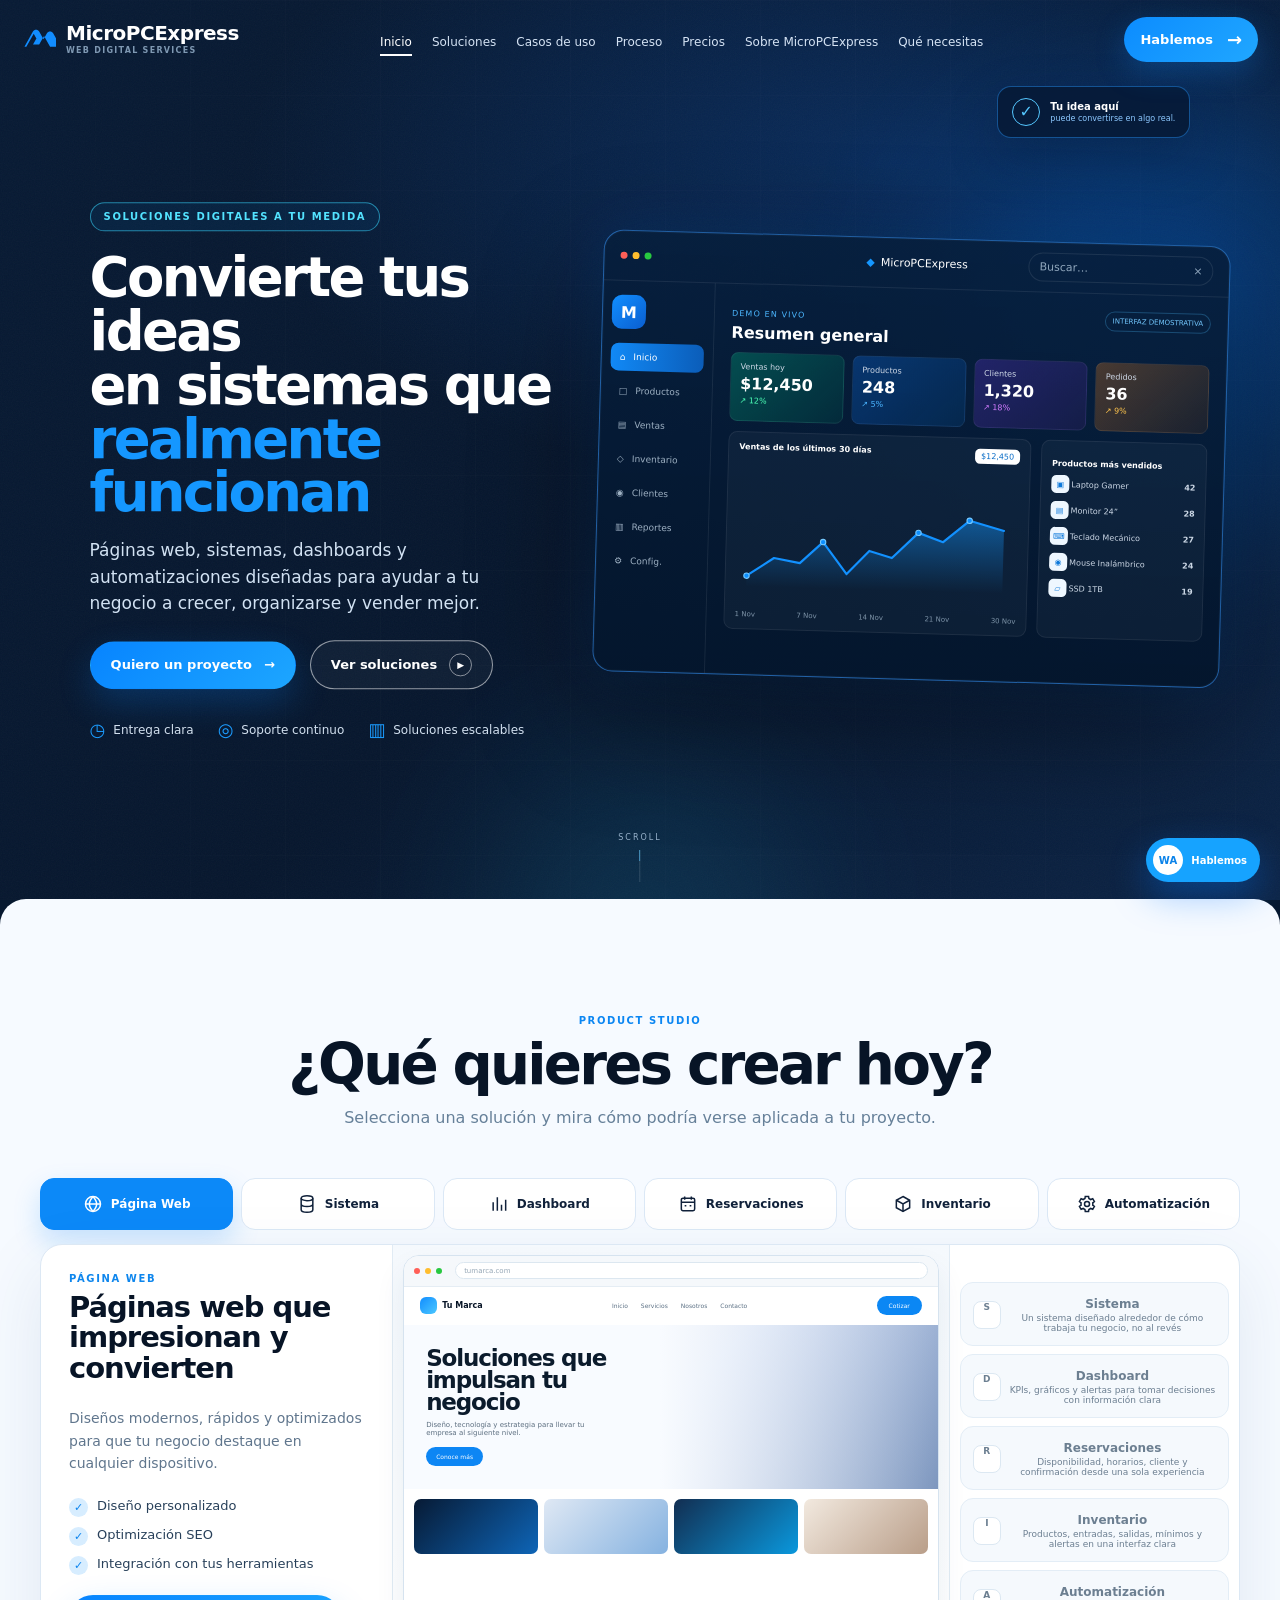
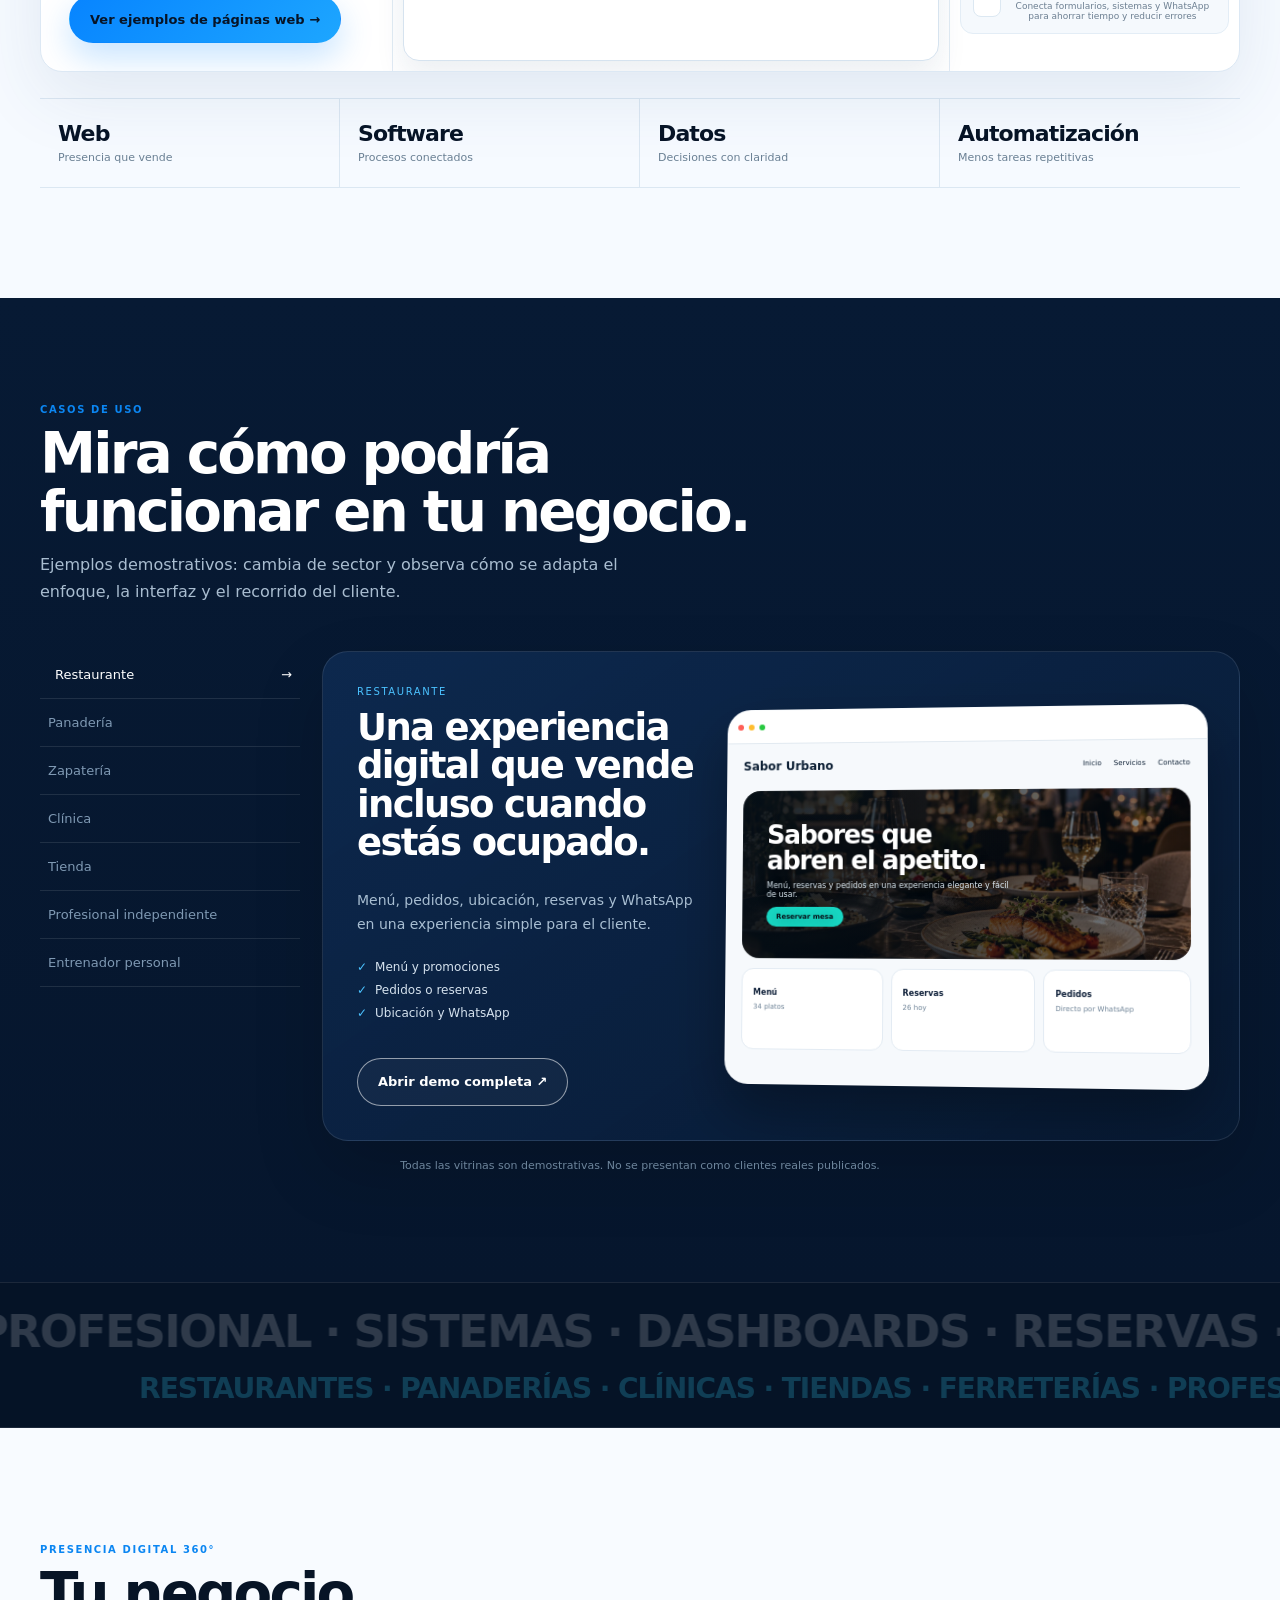
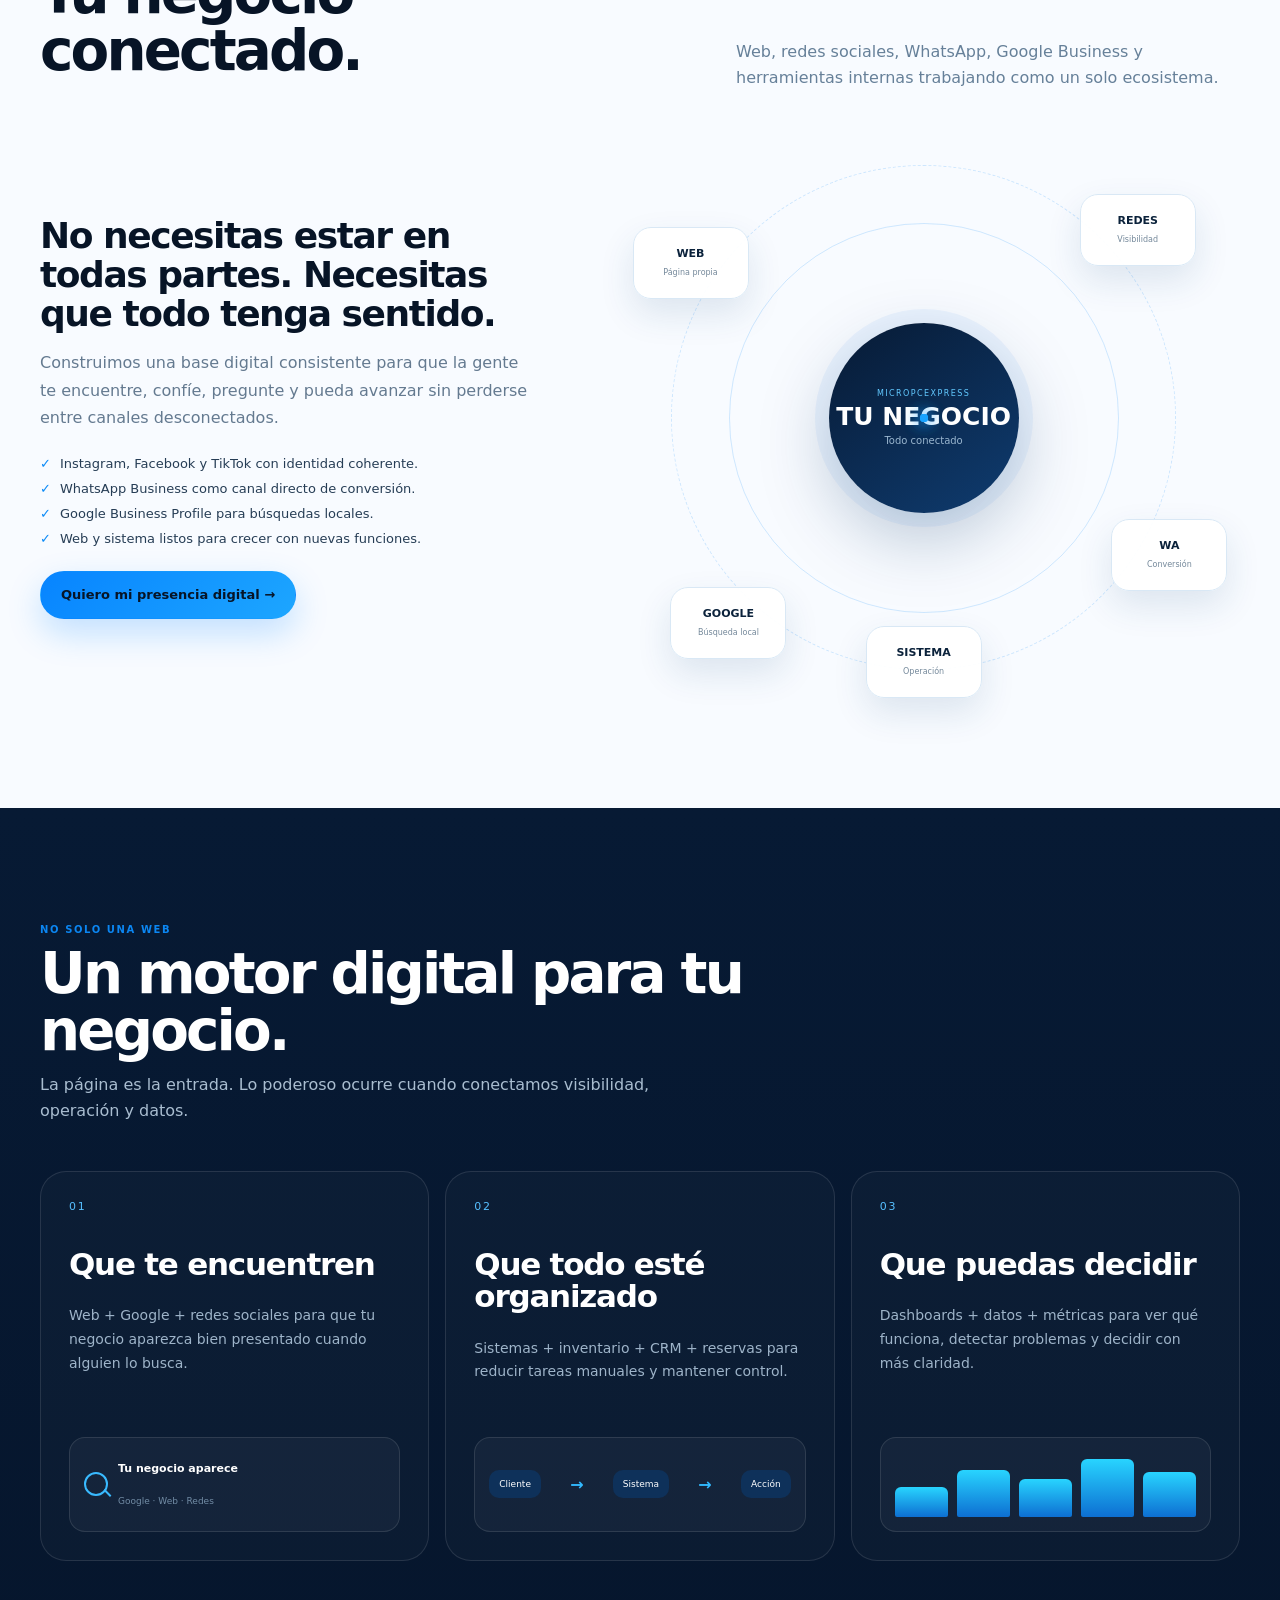
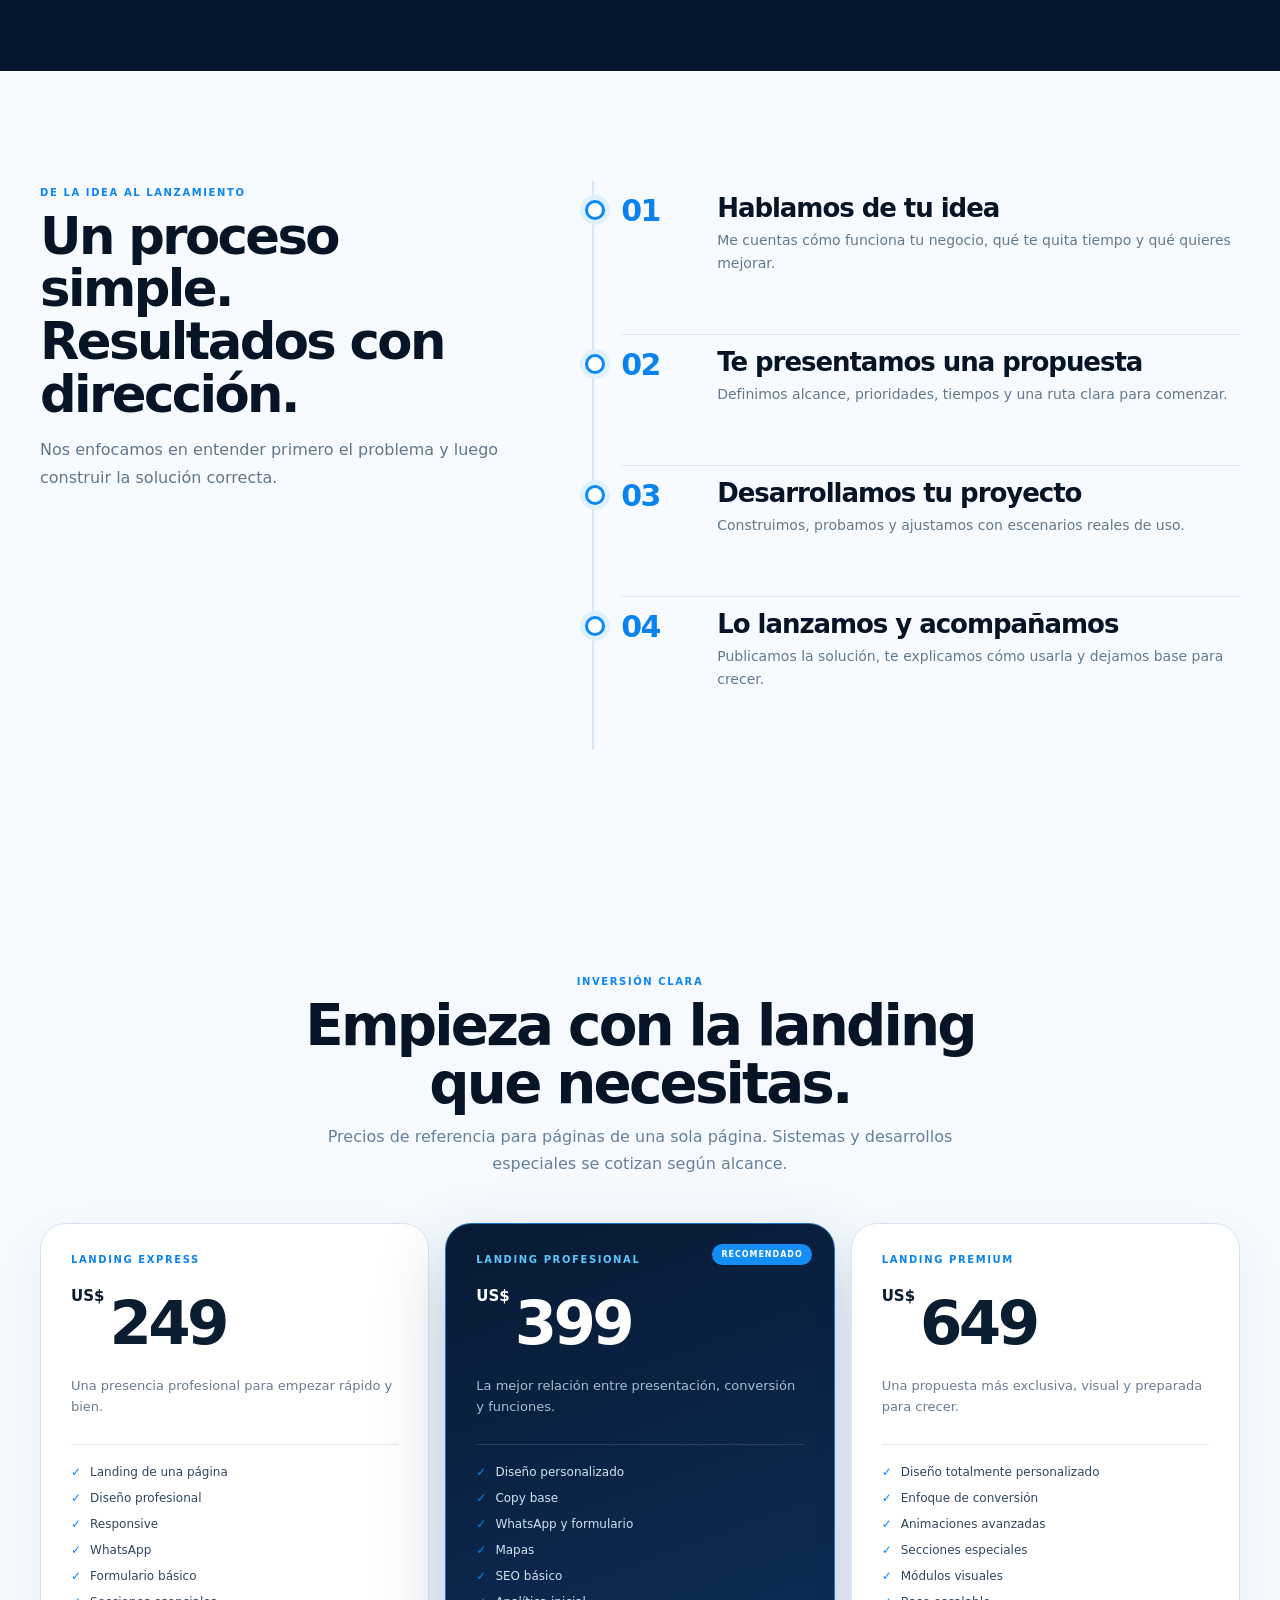
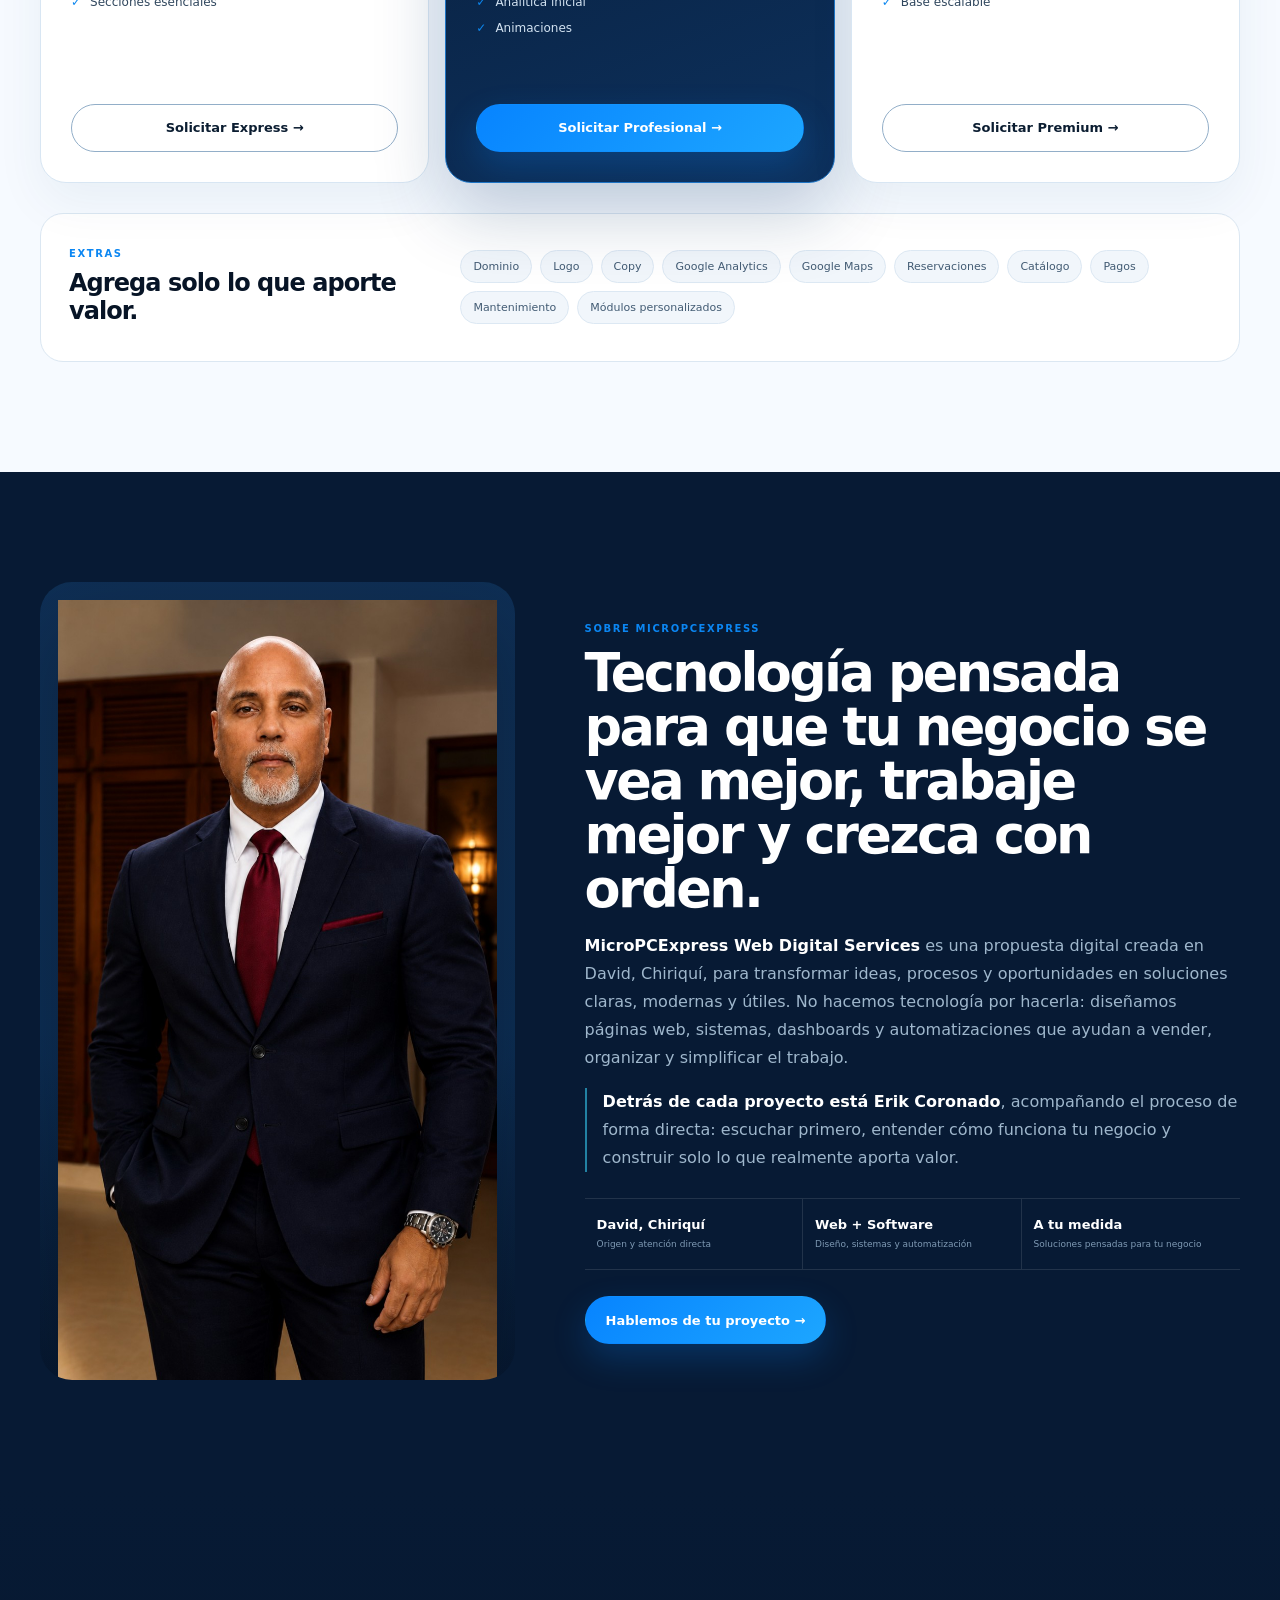
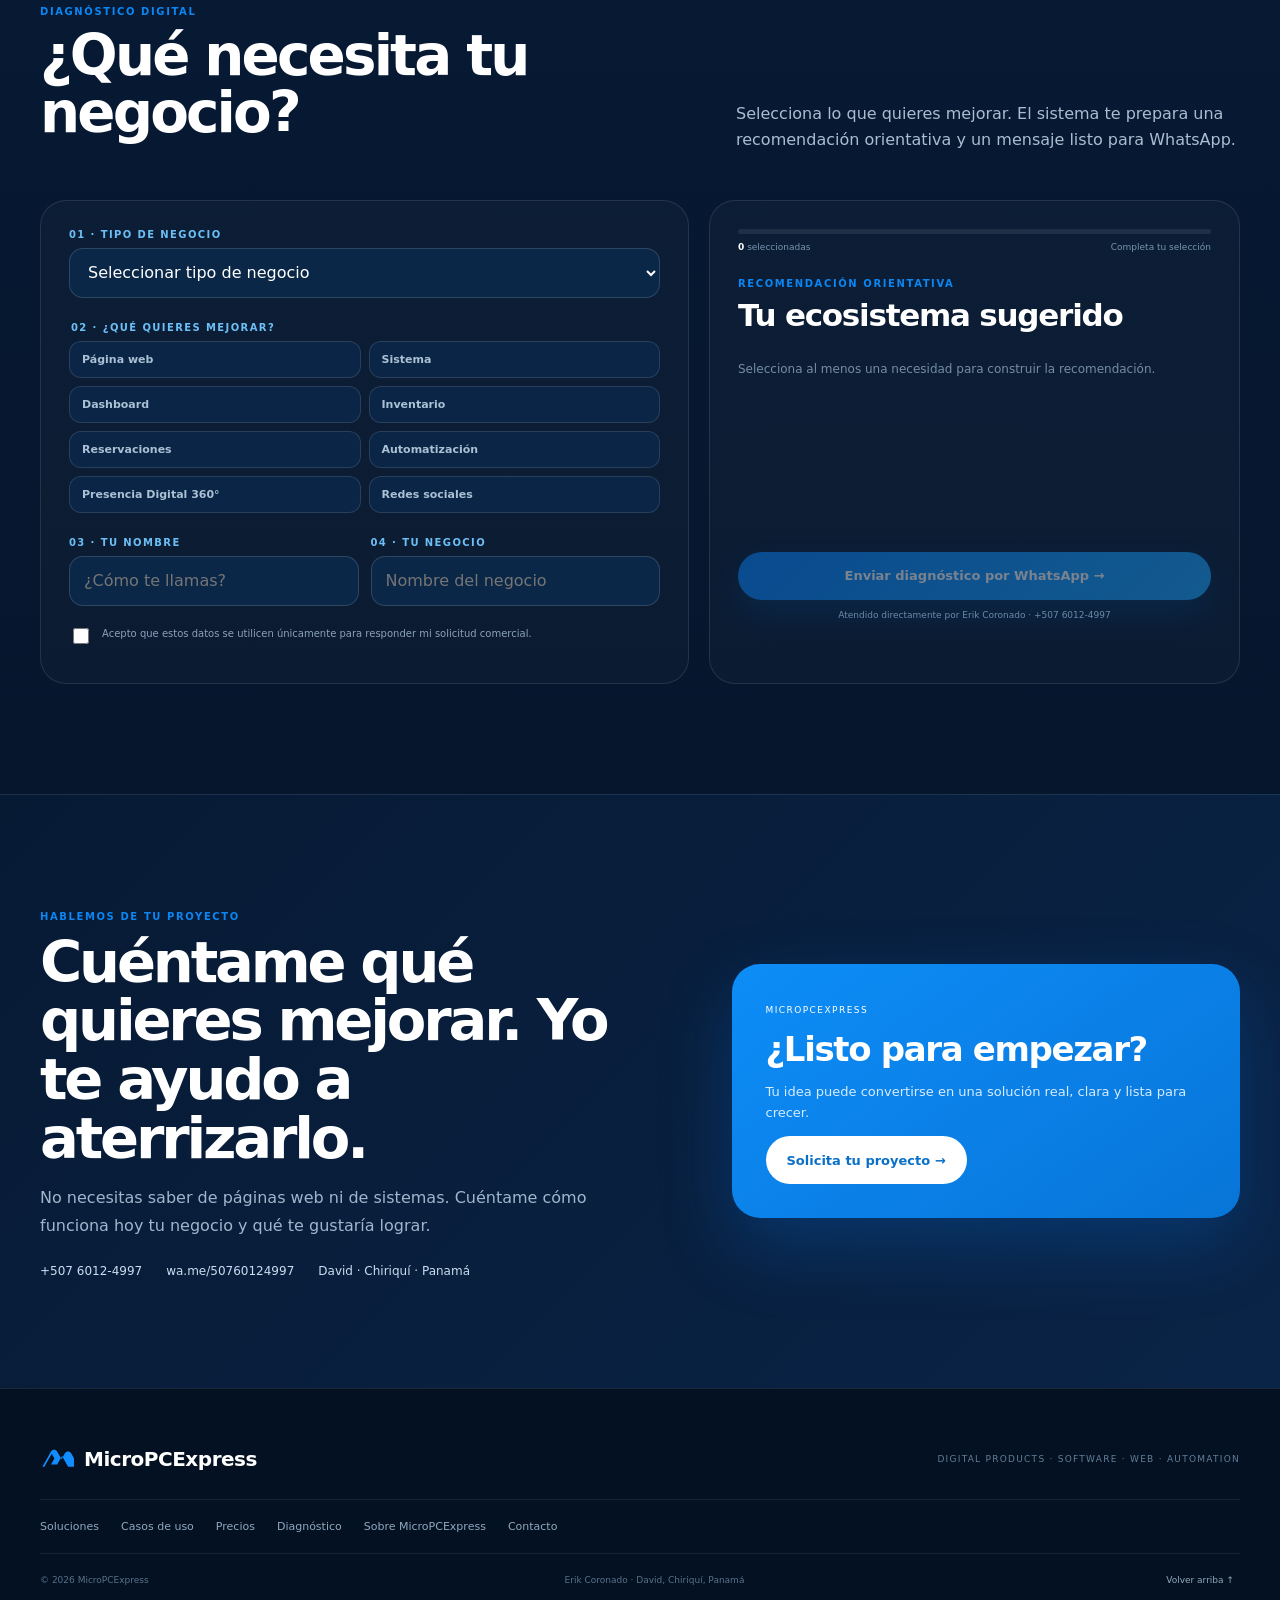
<file: index.html>
<!doctype html>
<html lang="es">
<head>
  <meta charset="utf-8" />
  <meta name="viewport" content="width=device-width, initial-scale=1, viewport-fit=cover" />
  <meta name="theme-color" content="#071a34" />
  <title>MicroPCExpress — Web, software y automatización en Panamá</title>
  <meta name="description" content="Páginas web, sistemas, dashboards, inventario, reservas y automatización para negocios en David, Chiriquí y Panamá." />
  <link rel="canonical" href="https://micropcexpress-web.ercoronado17.workers.dev/" />
  <link rel="icon" href="assets/favicon.svg" type="image/svg+xml" />
  <link rel="manifest" href="site.webmanifest" />
  <meta property="og:type" content="website" />
  <meta property="og:locale" content="es_PA" />
  <meta property="og:title" content="MicroPCExpress — Convierte tus ideas en sistemas que realmente funcionan" />
  <meta property="og:description" content="Páginas web, sistemas, dashboards y automatizaciones diseñadas para ayudar a tu negocio a crecer, organizarse y vender mejor." />
  <meta property="og:image" content="assets/og-cover.webp" />
  <meta name="twitter:card" content="summary_large_image" />
  <link rel="stylesheet" href="styles.css" />
  <script type="application/ld+json">
  {
    "@context":"https://schema.org",
    "@type":"ProfessionalService",
    "name":"MicroPCExpress Web Digital Services",
    "founder":"Erik Coronado",
    "telephone":"+50760124997",
    "areaServed":"Panamá",
    "address":{"@type":"PostalAddress","addressLocality":"David","addressRegion":"Chiriquí","addressCountry":"PA"},
    "url":"https://micropcexpress-web.ercoronado17.workers.dev/",
    "sameAs":[]
  }
  </script>
</head>
<body>
<a class="skip-link" href="#soluciones">Saltar al contenido</a>
<div class="scroll-progress" aria-hidden="true"><span id="scrollProgress"></span></div>

<header class="site-header" id="siteHeader">
  <div class="header-inner">
    <a class="brand" href="#inicio" aria-label="MicroPCExpress — inicio">
      <span class="brand-mark" aria-hidden="true">
        <svg viewBox="0 0 42 34" role="img"><path d="M3 26.5 13.5 7.8c1.7-3 6-3 7.7 0l5.4 9.6 4.2-7.4c1.7-3 6-3 7.7 0L42 16v10.5h-7.3l-7.5-13.2-6 10.5h-7.6l4.2-7.4-3.3-5.9L5.4 26.5H3Z"/></svg>
      </span>
      <span class="brand-copy"><span class="brand-text">MicroPCExpress</span><span class="brand-subtext">WEB DIGITAL SERVICES</span></span>
    </a>

    <nav class="desktop-nav" aria-label="Navegación principal">
      <a href="#inicio" data-nav="inicio">Inicio</a>
      <a href="#soluciones" data-nav="soluciones">Soluciones</a>
      <a href="#casos" data-nav="casos">Casos de uso</a>
      <a href="#proceso" data-nav="proceso">Proceso</a>
      <a href="#precios" data-nav="precios">Precios</a>
      <a href="#sobre" data-nav="sobre">Sobre MicroPCExpress</a>
      <a href="#diagnostico" data-nav="diagnostico">Qué necesitas</a>
    </nav>

    <div class="header-actions">
      <a class="header-cta magnetic" href="#contacto">Hablemos <span>→</span></a>
      <button class="menu-button" id="menuOpen" type="button" aria-expanded="false" aria-controls="menuOverlay" aria-label="Abrir menú">
        <span></span><span></span>
      </button>
    </div>
  </div>
</header>

<div class="menu-overlay" id="menuOverlay" aria-hidden="true" role="dialog" aria-modal="true" aria-label="Menú principal">
  <div class="menu-top">
    <a class="brand" href="#inicio" data-menu-link>
      <span class="brand-mark" aria-hidden="true"><svg viewBox="0 0 42 34"><path d="M3 26.5 13.5 7.8c1.7-3 6-3 7.7 0l5.4 9.6 4.2-7.4c1.7-3 6-3 7.7 0L42 16v10.5h-7.3l-7.5-13.2-6 10.5h-7.6l4.2-7.4-3.3-5.9L5.4 26.5H3Z"/></svg></span>
      <span class="brand-copy"><span class="brand-text">MicroPCExpress</span><span class="brand-subtext">WEB DIGITAL SERVICES</span></span>
    </a>
    <button class="menu-close" id="menuClose" type="button" aria-label="Cerrar menú">×</button>
  </div>
  <nav class="menu-nav" aria-label="Menú completo">
    <a href="#inicio" data-menu-link><small>01</small><span>Inicio</span><b>↗</b></a>
    <a href="#soluciones" data-menu-link><small>02</small><span>Soluciones</span><b>↗</b></a>
    <a href="#casos" data-menu-link><small>03</small><span>Casos de uso</span><b>↗</b></a>
    <a href="#motor" data-menu-link><small>04</small><span>Motor digital</span><b>↗</b></a>
    <a href="#proceso" data-menu-link><small>05</small><span>Proceso</span><b>↗</b></a>
    <a href="#precios" data-menu-link><small>06</small><span>Precios</span><b>↗</b></a>
    <a href="#sobre" data-menu-link><small>07</small><span>Sobre MicroPCExpress</span><b>↗</b></a>
    <a href="#diagnostico" data-menu-link><small>08</small><span>Qué necesitas</span><b>↗</b></a>
    <a href="#contacto" data-menu-link><small>09</small><span>Hablemos</span><b>↗</b></a>
  </nav>
  <div class="menu-foot">
    <div><small>UBICACIÓN</small><span>David · Chiriquí · Panamá</span></div>
    <div><small>WHATSAPP</small><a href="https://wa.me/50760124997" target="_blank" rel="noopener">+507 6012-4997</a></div>
    <div><small>ENFOQUE</small><span>Web · Software · Automatización</span></div>
  </div>
</div>

<main>
  <section class="hero" id="inicio">
    <div class="hero-grid" aria-hidden="true"></div>
    <div class="hero-noise" aria-hidden="true"></div>
    <div class="hero-orb hero-orb-a" aria-hidden="true"></div>
    <div class="hero-orb hero-orb-b" aria-hidden="true"></div>

    <div class="hero-desktop">
      <div class="hero-plane hero-plane-copy" data-parallax="-0.18">
        <div class="hero-copy">
          <div class="eyebrow intro-item" style="--delay:.10s">SOLUCIONES DIGITALES A TU MEDIDA</div>
          <h1 class="hero-title intro-item mask-reveal" style="--delay:.18s">
            <span>Convierte tus ideas</span>
            <span>en sistemas que</span>
            <span class="accent">realmente funcionan</span>
          </h1>
          <p class="hero-lede intro-item" style="--delay:.34s">Páginas web, sistemas, dashboards y automatizaciones diseñadas para ayudar a tu negocio a crecer, organizarse y vender mejor.</p>
          <div class="hero-actions intro-item" style="--delay:.46s">
            <a class="btn btn-primary magnetic" href="https://wa.me/50760124997?text=Hola%20Erik%2C%20quiero%20conversar%20sobre%20mi%20proyecto." target="_blank" rel="noopener">Quiero un proyecto <span>→</span></a>
            <a class="btn btn-ghost magnetic" href="#soluciones">Ver soluciones <span class="play-dot">▶</span></a>
          </div>
          <div class="hero-trust intro-item" style="--delay:.58s">
            <span><i>◷</i> Entrega clara</span>
            <span><i>◎</i> Soporte continuo</span>
            <span><i>▥</i> Soluciones escalables</span>
          </div>
        </div>
      </div>

      <div class="hero-plane hero-plane-dashboard" data-parallax="-0.08">
        <div class="dashboard-shell intro-item" style="--delay:.28s" aria-label="Interfaz demostrativa de dashboard">
          <div class="dashboard-topbar"><span class="window-dots"><i></i><i></i><i></i></span><span class="dash-brand"><b>◆</b> MicroPCExpress</span><div class="dash-search">Buscar… <span>×</span></div></div>
          <div class="dashboard-body">
            <aside class="dash-sidebar">
              <div class="dash-logo">M</div>
              <button class="active">⌂ <span>Inicio</span></button>
              <button>□ <span>Productos</span></button>
              <button>▤ <span>Ventas</span></button>
              <button>◇ <span>Inventario</span></button>
              <button>◉ <span>Clientes</span></button>
              <button>▥ <span>Reportes</span></button>
              <button>⚙ <span>Config.</span></button>
            </aside>
            <div class="dash-main">
              <div class="dash-title-row"><div><small>DEMO EN VIVO</small><h2>Resumen general</h2></div><span class="demo-pill">INTERFAZ DEMOSTRATIVA</span></div>
              <div class="dash-kpis">
                <article class="kpi kpi-green"><small>Ventas hoy</small><b>$12,450</b><span>↗ 12%</span></article>
                <article class="kpi kpi-blue"><small>Productos</small><b>248</b><span>↗ 5%</span></article>
                <article class="kpi kpi-violet"><small>Clientes</small><b>1,320</b><span>↗ 18%</span></article>
                <article class="kpi kpi-orange"><small>Pedidos</small><b>36</b><span>↗ 9%</span></article>
              </div>
              <div class="dash-grid">
                <article class="chart-card">
                  <div class="card-head"><b>Ventas de los últimos 30 días</b><span>$12,450</span></div>
                  <svg class="line-chart" viewBox="0 0 520 210" role="img" aria-label="Gráfico de ventas demostrativo"><defs><linearGradient id="chartFill" x1="0" y1="0" x2="0" y2="1"><stop stop-color="#1597ff" stop-opacity=".45"/><stop offset="1" stop-color="#1597ff" stop-opacity="0"/></linearGradient></defs><path class="chart-area" d="M20 176 L70 142 L118 150 L160 110 L205 168 L246 124 L288 136 L336 88 L382 104 L430 63 L494 80 L494 196 L20 196 Z" fill="url(#chartFill)"/><path class="chart-line" d="M20 176 L70 142 L118 150 L160 110 L205 168 L246 124 L288 136 L336 88 L382 104 L430 63 L494 80"/><g class="chart-dots"><circle cx="20" cy="176" r="5"/><circle cx="160" cy="110" r="5"/><circle cx="336" cy="88" r="5"/><circle cx="430" cy="63" r="5"/></g></svg>
                  <div class="chart-labels"><span>1 Nov</span><span>7 Nov</span><span>14 Nov</span><span>21 Nov</span><span>30 Nov</span></div>
                </article>
                <article class="products-card"><b>Productos más vendidos</b><ul><li><span class="product-icon">▣</span><span>Laptop Gamer</span><strong>42</strong></li><li><span class="product-icon">▤</span><span>Monitor 24”</span><strong>28</strong></li><li><span class="product-icon">⌨</span><span>Teclado Mecánico</span><strong>27</strong></li><li><span class="product-icon">◉</span><span>Mouse Inalámbrico</span><strong>24</strong></li><li><span class="product-icon">▱</span><span>SSD 1TB</span><strong>19</strong></li></ul></article>
              </div>
            </div>
          </div>
        </div>
      </div>

      <div class="hero-plane hero-plane-float" data-parallax="-0.28" aria-hidden="true">
        <div class="floating-note note-b intro-item" style="--delay:.78s"><span>✓</span><div><b>Tu idea aquí</b><small>puede convertirse en algo real.</small></div></div>
      </div>
    </div>

    <div class="hero-mobile">
      <div class="mobile-hero-copy intro-item" style="--delay:.08s">
        <div class="eyebrow">SOLUCIONES DIGITALES A TU MEDIDA</div>
        <h1>Convierte tus ideas en sistemas que <span>realmente funcionan</span></h1>
        <p>Páginas web, sistemas, dashboards y automatizaciones para ayudarte a crecer y trabajar con más orden.</p>
        <div class="hero-actions"><a class="btn btn-primary" href="https://wa.me/50760124997" target="_blank" rel="noopener">Quiero un proyecto →</a><a class="btn btn-ghost" href="#soluciones">Ver soluciones</a></div>
      </div>
      <div class="mobile-dashboard intro-item" style="--delay:.20s">
        <div class="mobile-dash-head"><span>◆ MicroPCExpress</span><small>DEMO</small></div>
        <div class="mobile-kpis"><article><small>Ventas</small><b>$12.4K</b></article><article><small>Clientes</small><b>1.3K</b></article><article><small>Pedidos</small><b>36</b></article></div>
        <div class="mobile-chart"><span></span><span></span><span></span><span></span><span></span><span></span></div>
      </div>
    </div>
    <a class="scroll-cue" href="#soluciones" aria-label="Bajar a soluciones"><span>SCROLL</span><i></i></a>
  </section>

  <section class="creation-lab section-light" id="soluciones">
    <div class="section-shell">
      <div class="section-heading center reveal">
        <span class="section-kicker">PRODUCT STUDIO</span>
        <h2>¿Qué quieres crear hoy?</h2>
        <p>Selecciona una solución y mira cómo podría verse aplicada a tu proyecto.</p>
      </div>

      <div class="solution-tabs reveal" role="tablist" aria-label="Tipos de solución" id="solutionTabs"></div>

      <div class="solution-stage reveal spotlight" id="solutionStage">
        <div class="spotlight-layer" aria-hidden="true"></div>
        <div class="solution-copy-panel">
          <span class="mini-eyebrow" id="solutionEyebrow">PÁGINA WEB</span>
          <h3 id="solutionTitle">Páginas web que impresionan y convierten</h3>
          <p id="solutionDescription">Diseños modernos, rápidos y optimizados para que tu negocio destaque en cualquier dispositivo.</p>
          <ul id="solutionBenefits"></ul>
          <a class="btn btn-primary magnetic" id="solutionCta" href="#casos">Ver ejemplos de páginas web →</a>
        </div>
        <div class="solution-preview-panel" id="solutionPreview" aria-live="polite"></div>
        <div class="solution-side-list" id="solutionSideList"></div>
      </div>

      <div class="capability-strip reveal">
        <div><b>Web</b><span>Presencia que vende</span></div>
        <div><b>Software</b><span>Procesos conectados</span></div>
        <div><b>Datos</b><span>Decisiones con claridad</span></div>
        <div><b>Automatización</b><span>Menos tareas repetitivas</span></div>
      </div>
    </div>
  </section>

  <section class="case-lab section section-dark" id="casos">
    <div class="section-shell">
      <div class="section-heading reveal">
        <span class="section-kicker">CASOS DE USO</span>
        <h2>Mira cómo podría funcionar en tu negocio.</h2>
        <p>Ejemplos demostrativos: cambia de sector y observa cómo se adapta el enfoque, la interfaz y el recorrido del cliente.</p>
      </div>

      <div class="business-layout">
        <div class="business-tabs reveal" id="businessTabs" role="tablist" aria-label="Tipos de negocio"></div>
        <div class="business-demo reveal spotlight" id="businessDemo">
          <div class="spotlight-layer" aria-hidden="true"></div>
          <div class="business-copy"><span id="businessType">RESTAURANTE</span><h3 id="businessTitle">Una experiencia digital que vende incluso cuando estás ocupado.</h3><p id="businessDesc"></p><ul id="businessFeatures"></ul><button class="btn btn-ghost business-open" id="businessOpen" type="button">Abrir demo completa ↗</button></div>
          <div class="business-device" id="businessDevice"></div>
        </div>
      </div>
      <div class="demo-trust reveal">Todas las vitrinas son demostrativas. No se presentan como clientes reales publicados.</div>
    </div>
  </section>

  <section class="marquee-zone" aria-hidden="true">
    <div class="velocity-marquee" data-marquee data-speed="-22"><div class="marquee-strip">WEB PROFESIONAL · SISTEMAS · DASHBOARDS · RESERVAS · INVENTARIO · AUTOMATIZACIÓN · <span>MICROPCEXPRESS</span> · WEB PROFESIONAL · SISTEMAS · DASHBOARDS · RESERVAS · INVENTARIO · AUTOMATIZACIÓN · <span>MICROPCEXPRESS</span> ·</div></div>
    <div class="velocity-marquee reverse" data-marquee data-speed="18"><div class="marquee-strip">RESTAURANTES · PANADERÍAS · CLÍNICAS · TIENDAS · FERRETERÍAS · PROFESIONALES · ENTRENADORES PERSONALES · <span>DAVID · CHIRIQUÍ · PANAMÁ</span> · RESTAURANTES · PANADERÍAS · CLÍNICAS · TIENDAS · FERRETERÍAS · PROFESIONALES · ENTRENADORES PERSONALES ·</div></div>
  </section>

  <section class="digital360 section" id="digital360">
    <div class="section-shell">
      <div class="section-heading two-col reveal">
        <div><span class="section-kicker">PRESENCIA DIGITAL 360°</span><h2>Tu negocio conectado.</h2></div>
        <p>Web, redes sociales, WhatsApp, Google Business y herramientas internas trabajando como un solo ecosistema.</p>
      </div>
      <div class="ecosystem-grid">
        <div class="ecosystem-copy reveal">
          <h3>No necesitas estar en todas partes. Necesitas que todo tenga sentido.</h3>
          <p>Construimos una base digital consistente para que la gente te encuentre, confíe, pregunte y pueda avanzar sin perderse entre canales desconectados.</p>
          <ul><li>Instagram, Facebook y TikTok con identidad coherente.</li><li>WhatsApp Business como canal directo de conversión.</li><li>Google Business Profile para búsquedas locales.</li><li>Web y sistema listos para crecer con nuevas funciones.</li></ul>
          <a class="btn btn-primary magnetic" href="https://wa.me/50760124997?text=Hola%20Erik%2C%20quiero%20evaluar%20una%20presencia%20digital%20360%20para%20mi%20negocio." target="_blank" rel="noopener">Quiero mi presencia digital →</a>
        </div>
        <div class="ecosystem-visual reveal" id="ecosystemVisual">
          <div class="orbit-ring ring-1"></div><div class="orbit-ring ring-2"></div>
          <div class="ecosystem-core"><small>MICROPCEXPRESS</small><b>TU NEGOCIO</b><span>Todo conectado</span></div>
          <button class="orbit-node n-web"><b>WEB</b><span>Página propia</span></button>
          <button class="orbit-node n-social"><b>REDES</b><span>Visibilidad</span></button>
          <button class="orbit-node n-wa"><b>WA</b><span>Conversión</span></button>
          <button class="orbit-node n-google"><b>GOOGLE</b><span>Búsqueda local</span></button>
          <button class="orbit-node n-system"><b>SISTEMA</b><span>Operación</span></button>
          <span class="data-packet p1"></span><span class="data-packet p2"></span><span class="data-packet p3"></span>
        </div>
      </div>
    </div>
  </section>

  <section class="motor section section-dark" id="motor">
    <div class="section-shell">
      <div class="section-heading reveal">
        <span class="section-kicker">NO SOLO UNA WEB</span>
        <h2>Un motor digital para tu negocio.</h2>
        <p>La página es la entrada. Lo poderoso ocurre cuando conectamos visibilidad, operación y datos.</p>
      </div>
      <div class="motor-grid">
        <article class="motor-card spotlight reveal"><div class="spotlight-layer"></div><span>01</span><h3>Que te encuentren</h3><p>Web + Google + redes sociales para que tu negocio aparezca bien presentado cuando alguien lo busca.</p><div class="mini-ui search-ui"><i></i><b>Tu negocio aparece</b><span>Google · Web · Redes</span></div></article>
        <article class="motor-card spotlight reveal"><div class="spotlight-layer"></div><span>02</span><h3>Que todo esté organizado</h3><p>Sistemas + inventario + CRM + reservas para reducir tareas manuales y mantener control.</p><div class="mini-ui flow-ui"><i>Cliente</i><b>→</b><i>Sistema</i><b>→</b><i>Acción</i></div></article>
        <article class="motor-card spotlight reveal"><div class="spotlight-layer"></div><span>03</span><h3>Que puedas decidir</h3><p>Dashboards + datos + métricas para ver qué funciona, detectar problemas y decidir con más claridad.</p><div class="mini-ui bars-ui"><i style="--h:45%"></i><i style="--h:72%"></i><i style="--h:58%"></i><i style="--h:88%"></i><i style="--h:68%"></i></div></article>
      </div>
    </div>
  </section>

  <section class="process section" id="proceso">
    <div class="section-shell process-layout">
      <div class="process-intro reveal"><span class="section-kicker">DE LA IDEA AL LANZAMIENTO</span><h2>Un proceso simple. Resultados con dirección.</h2><p>Nos enfocamos en entender primero el problema y luego construir la solución correcta.</p></div>
      <div class="process-steps" id="processSteps">
        <div class="process-rail" aria-hidden="true"><span id="processFill"></span></div>
        <article class="process-step reveal"><span>01</span><div><h3>Hablamos de tu idea</h3><p>Me cuentas cómo funciona tu negocio, qué te quita tiempo y qué quieres mejorar.</p></div></article>
        <article class="process-step reveal"><span>02</span><div><h3>Te presentamos una propuesta</h3><p>Definimos alcance, prioridades, tiempos y una ruta clara para comenzar.</p></div></article>
        <article class="process-step reveal"><span>03</span><div><h3>Desarrollamos tu proyecto</h3><p>Construimos, probamos y ajustamos con escenarios reales de uso.</p></div></article>
        <article class="process-step reveal"><span>04</span><div><h3>Lo lanzamos y acompañamos</h3><p>Publicamos la solución, te explicamos cómo usarla y dejamos base para crecer.</p></div></article>
      </div>
    </div>
  </section>

  <section class="pricing section section-light" id="precios">
    <div class="section-shell">
      <div class="section-heading center reveal"><span class="section-kicker">INVERSIÓN CLARA</span><h2>Empieza con la landing que necesitas.</h2><p>Precios de referencia para páginas de una sola página. Sistemas y desarrollos especiales se cotizan según alcance.</p></div>
      <div class="pricing-grid">
        <article class="price-card spotlight reveal"><div class="spotlight-layer"></div><span class="plan-label">LANDING EXPRESS</span><h3><small>US$</small>249</h3><p>Una presencia profesional para empezar rápido y bien.</p><ul><li>Landing de una página</li><li>Diseño profesional</li><li>Responsive</li><li>WhatsApp</li><li>Formulario básico</li><li>Secciones esenciales</li></ul><a class="btn btn-ghost magnetic" href="https://wa.me/50760124997?text=Hola%20Erik%2C%20me%20interesa%20Landing%20Express%20de%20US%24249." target="_blank" rel="noopener">Solicitar Express →</a></article>
        <article class="price-card featured spotlight reveal"><div class="spotlight-layer"></div><span class="recommended">RECOMENDADO</span><span class="plan-label">LANDING PROFESIONAL</span><h3><small>US$</small>399</h3><p>La mejor relación entre presentación, conversión y funciones.</p><ul><li>Diseño personalizado</li><li>Copy base</li><li>WhatsApp y formulario</li><li>Mapas</li><li>SEO básico</li><li>Analítica inicial</li><li>Animaciones</li></ul><a class="btn btn-primary magnetic" href="https://wa.me/50760124997?text=Hola%20Erik%2C%20me%20interesa%20Landing%20Profesional%20de%20US%24399." target="_blank" rel="noopener">Solicitar Profesional →</a></article>
        <article class="price-card spotlight reveal"><div class="spotlight-layer"></div><span class="plan-label">LANDING PREMIUM</span><h3><small>US$</small>649</h3><p>Una propuesta más exclusiva, visual y preparada para crecer.</p><ul><li>Diseño totalmente personalizado</li><li>Enfoque de conversión</li><li>Animaciones avanzadas</li><li>Secciones especiales</li><li>Módulos visuales</li><li>Base escalable</li></ul><a class="btn btn-ghost magnetic" href="https://wa.me/50760124997?text=Hola%20Erik%2C%20me%20interesa%20Landing%20Premium%20de%20US%24649." target="_blank" rel="noopener">Solicitar Premium →</a></article>
      </div>
      <div class="extras-panel reveal"><div><span class="section-kicker">EXTRAS</span><h3>Agrega solo lo que aporte valor.</h3></div><div class="extras-chips"><span>Dominio</span><span>Logo</span><span>Copy</span><span>Google Analytics</span><span>Google Maps</span><span>Reservaciones</span><span>Catálogo</span><span>Pagos</span><span>Mantenimiento</span><span>Módulos personalizados</span></div></div>
    </div>
  </section>

  <section class="about section" id="sobre">
    <span class="anchor-alias" id="erik" aria-hidden="true"></span>
    <div class="section-shell about-grid">
      <div class="about-image reveal"><img src="assets/erik-portrait-original.jpg" alt="Erik Coronado, MicroPCExpress" loading="lazy" decoding="async" /></div>
      <div class="about-copy reveal">
        <span class="section-kicker">SOBRE MICROPCEXPRESS</span>
        <h2>Tecnología pensada para que tu negocio se vea mejor, trabaje mejor y crezca con orden.</h2>
        <p><strong>MicroPCExpress Web Digital Services</strong> es una propuesta digital creada en David, Chiriquí, para transformar ideas, procesos y oportunidades en soluciones claras, modernas y útiles. No hacemos tecnología por hacerla: diseñamos páginas web, sistemas, dashboards y automatizaciones que ayudan a vender, organizar y simplificar el trabajo.</p>
        <p class="about-founder"><strong>Detrás de cada proyecto está Erik Coronado</strong>, acompañando el proceso de forma directa: escuchar primero, entender cómo funciona tu negocio y construir solo lo que realmente aporta valor.</p>
        <div class="about-facts"><span><b>David, Chiriquí</b><small>Origen y atención directa</small></span><span><b>Web + Software</b><small>Diseño, sistemas y automatización</small></span><span><b>A tu medida</b><small>Soluciones pensadas para tu negocio</small></span></div>
        <a class="btn btn-primary magnetic" href="https://wa.me/50760124997?text=Hola%20Erik%2C%20quiero%20conversar%20sobre%20una%20soluci%C3%B3n%20para%20mi%20negocio." target="_blank" rel="noopener">Hablemos de tu proyecto →</a>
      </div>
    </div>
  </section>

  <section class="diagnostic section section-dark" id="diagnostico">
    <div class="section-shell">
      <div class="section-heading two-col reveal"><div><span class="section-kicker">DIAGNÓSTICO DIGITAL</span><h2>¿Qué necesita tu negocio?</h2></div><p>Selecciona lo que quieres mejorar. El sistema te prepara una recomendación orientativa y un mensaje listo para WhatsApp.</p></div>
      <div class="diagnostic-app reveal">
        <form class="diag-form" id="diagForm" novalidate>
          <label for="businessType">01 · Tipo de negocio</label>
          <select id="businessType" name="businessType"><option value="">Seleccionar tipo de negocio</option><option>Restaurante / cafetería</option><option>Panadería</option><option>Zapatería / tienda</option><option>Clínica / consultorio</option><option>Farmacia / ferretería</option><option>Salón / belleza</option><option>Servicios profesionales</option><option>Entrenador personal / fitness</option><option>Otro tipo de negocio</option></select>
          <fieldset><legend>02 · ¿Qué quieres mejorar?</legend><div class="diag-needs" id="diagNeeds"></div></fieldset>
          <div class="diag-two"><div><label for="clientName">03 · Tu nombre</label><input id="clientName" name="clientName" autocomplete="name" placeholder="¿Cómo te llamas?" /></div><div><label for="businessName">04 · Tu negocio</label><input id="businessName" name="businessName" autocomplete="organization" placeholder="Nombre del negocio" /></div></div>
          <label class="consent"><input type="checkbox" id="privacyConsent" /> <span>Acepto que estos datos se utilicen únicamente para responder mi solicitud comercial.</span></label>
        </form>
        <aside class="diag-result">
          <div class="diag-progress"><span id="diagProgress"></span></div>
          <div class="diag-meta"><span><b id="diagCount">0</b> seleccionadas</span><span id="diagStatus">Completa tu selección</span></div>
          <span class="section-kicker">RECOMENDACIÓN ORIENTATIVA</span><h3>Tu ecosistema sugerido</h3><div class="recommend-list" id="recommendList"><p class="empty-state">Selecciona al menos una necesidad para construir la recomendación.</p></div>
          <button class="btn btn-primary" id="diagSend" type="button" disabled>Enviar diagnóstico por WhatsApp →</button>
          <small>Atendido directamente por Erik Coronado · +507 6012-4997</small>
        </aside>
      </div>
    </div>
  </section>

  <section class="contact section" id="contacto">
    <div class="section-shell contact-grid">
      <div class="contact-copy reveal"><span class="section-kicker">HABLEMOS DE TU PROYECTO</span><h2>Cuéntame qué quieres mejorar. Yo te ayudo a aterrizarlo.</h2><p>No necesitas saber de páginas web ni de sistemas. Cuéntame cómo funciona hoy tu negocio y qué te gustaría lograr.</p><div class="contact-info"><a href="tel:+50760124997">+507 6012-4997</a><a href="https://wa.me/50760124997" target="_blank" rel="noopener">wa.me/50760124997</a><span>David · Chiriquí · Panamá</span></div></div>
      <div class="contact-card reveal"><span>MICROPCEXPRESS</span><h3>¿Listo para empezar?</h3><p>Tu idea puede convertirse en una solución real, clara y lista para crecer.</p><a class="btn btn-primary magnetic" href="https://wa.me/50760124997?text=Hola%20Erik%2C%20quiero%20hablar%20sobre%20mi%20proyecto." target="_blank" rel="noopener">Solicita tu proyecto →</a></div>
    </div>
  </section>
</main>

<footer class="site-footer">
  <div class="footer-inner">
    <div class="footer-brand"><a class="brand" href="#inicio"><span class="brand-mark"><svg viewBox="0 0 42 34"><path d="M3 26.5 13.5 7.8c1.7-3 6-3 7.7 0l5.4 9.6 4.2-7.4c1.7-3 6-3 7.7 0L42 16v10.5h-7.3l-7.5-13.2-6 10.5h-7.6l4.2-7.4-3.3-5.9L5.4 26.5H3Z"/></svg></span><span class="brand-text">MicroPCExpress</span></a><p>Digital Products · Software · Web · Automation</p></div>
    <div class="footer-links"><a href="#soluciones">Soluciones</a><a href="#casos">Casos de uso</a><a href="#precios">Precios</a><a href="#diagnostico">Diagnóstico</a><a href="#sobre">Sobre MicroPCExpress</a><a href="#contacto">Contacto</a></div>
    <div class="footer-legal"><span>© <span id="year"></span> MicroPCExpress</span><span>Erik Coronado · David, Chiriquí, Panamá</span><button id="backTop" type="button">Volver arriba ↑</button></div>
  </div>
</footer>

<div class="demo-modal" id="demoModal" aria-hidden="true" role="dialog" aria-modal="true" aria-label="Demo interactiva">
  <button class="demo-scrim" id="demoScrim" type="button" aria-label="Cerrar demo"></button>
  <div class="demo-panel"><div class="demo-panel-head"><div><small>MICROPCEXPRESS · DEMO INTERACTIVA</small><b id="demoModalTitle">Caso de uso</b></div><button id="demoClose" type="button" aria-label="Cerrar">×</button></div><iframe id="demoFrame" title="Vista previa demostrativa"></iframe></div>
</div>

<a class="wa-float magnetic" href="https://wa.me/50760124997" target="_blank" rel="noopener" aria-label="Hablar por WhatsApp"><span>WA</span><b>Hablemos</b></a>
<script src="app.js" defer></script>
</body>
</html>
</file>
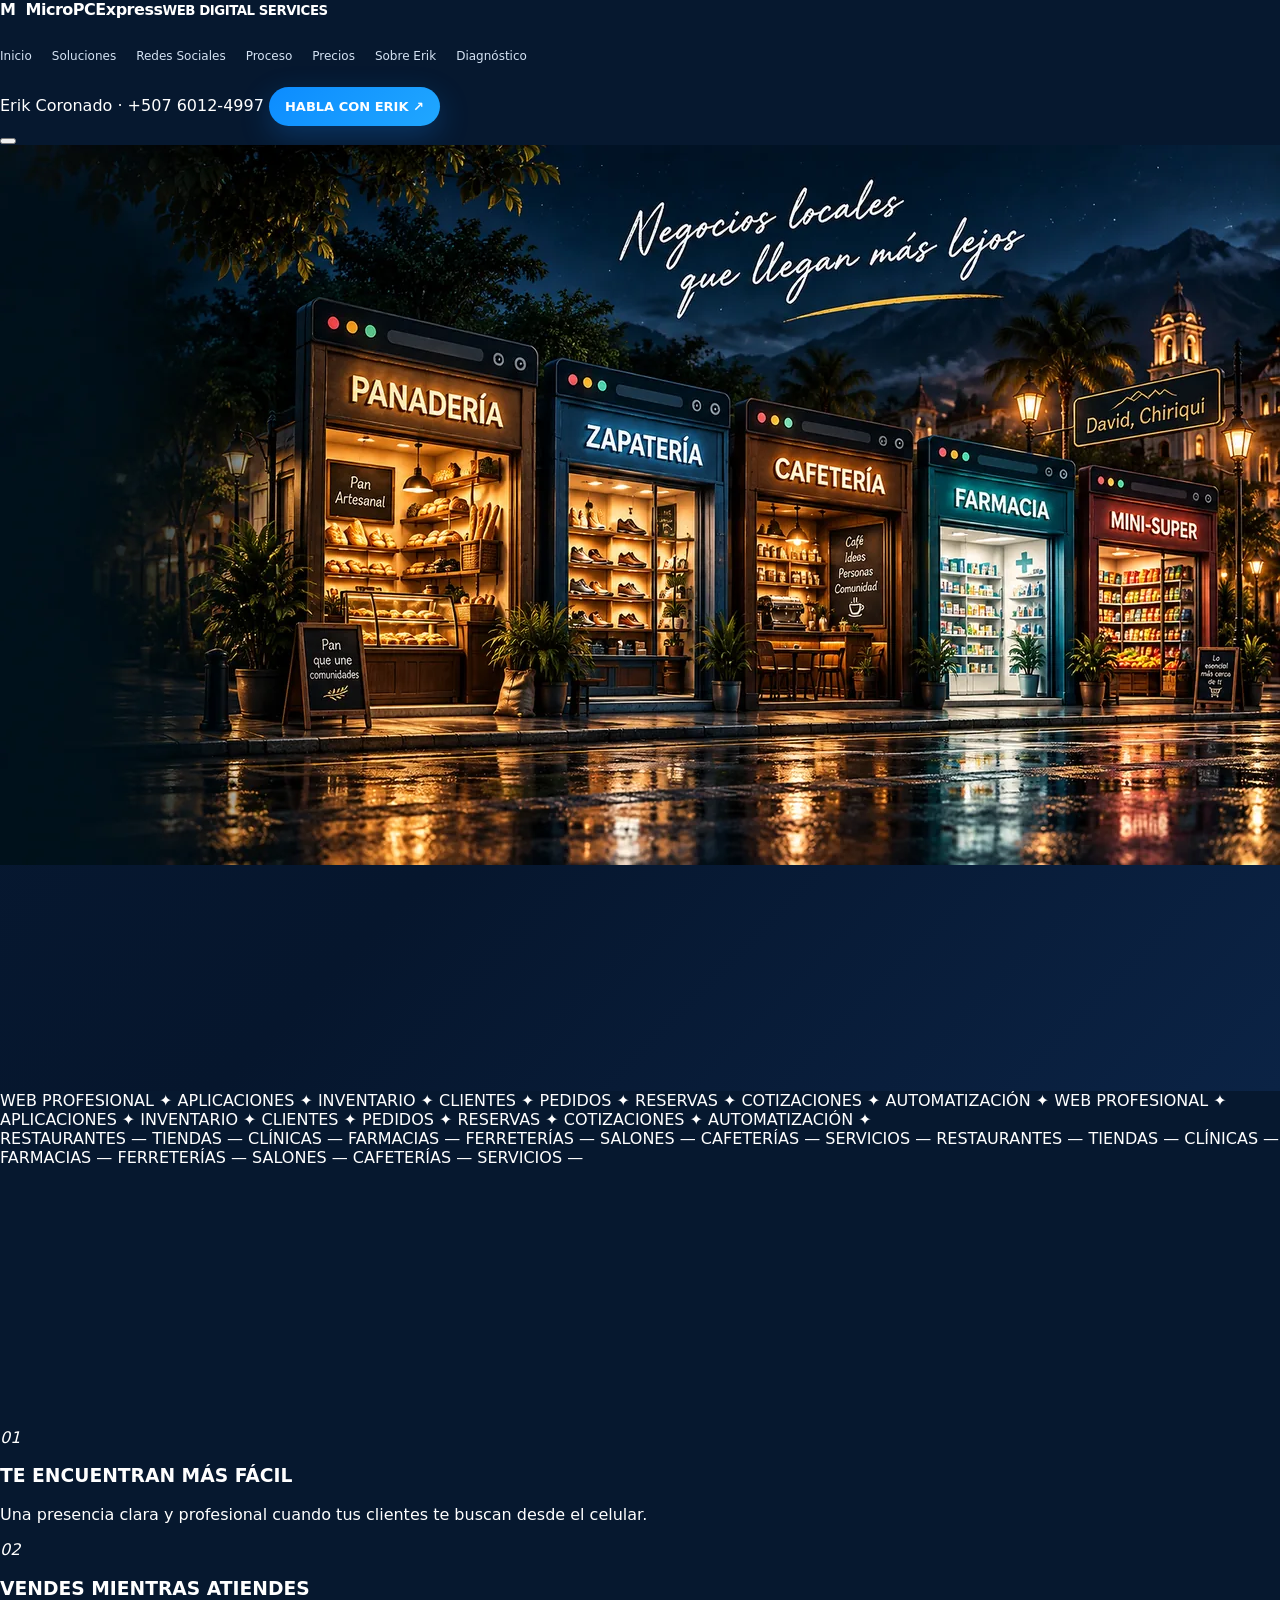
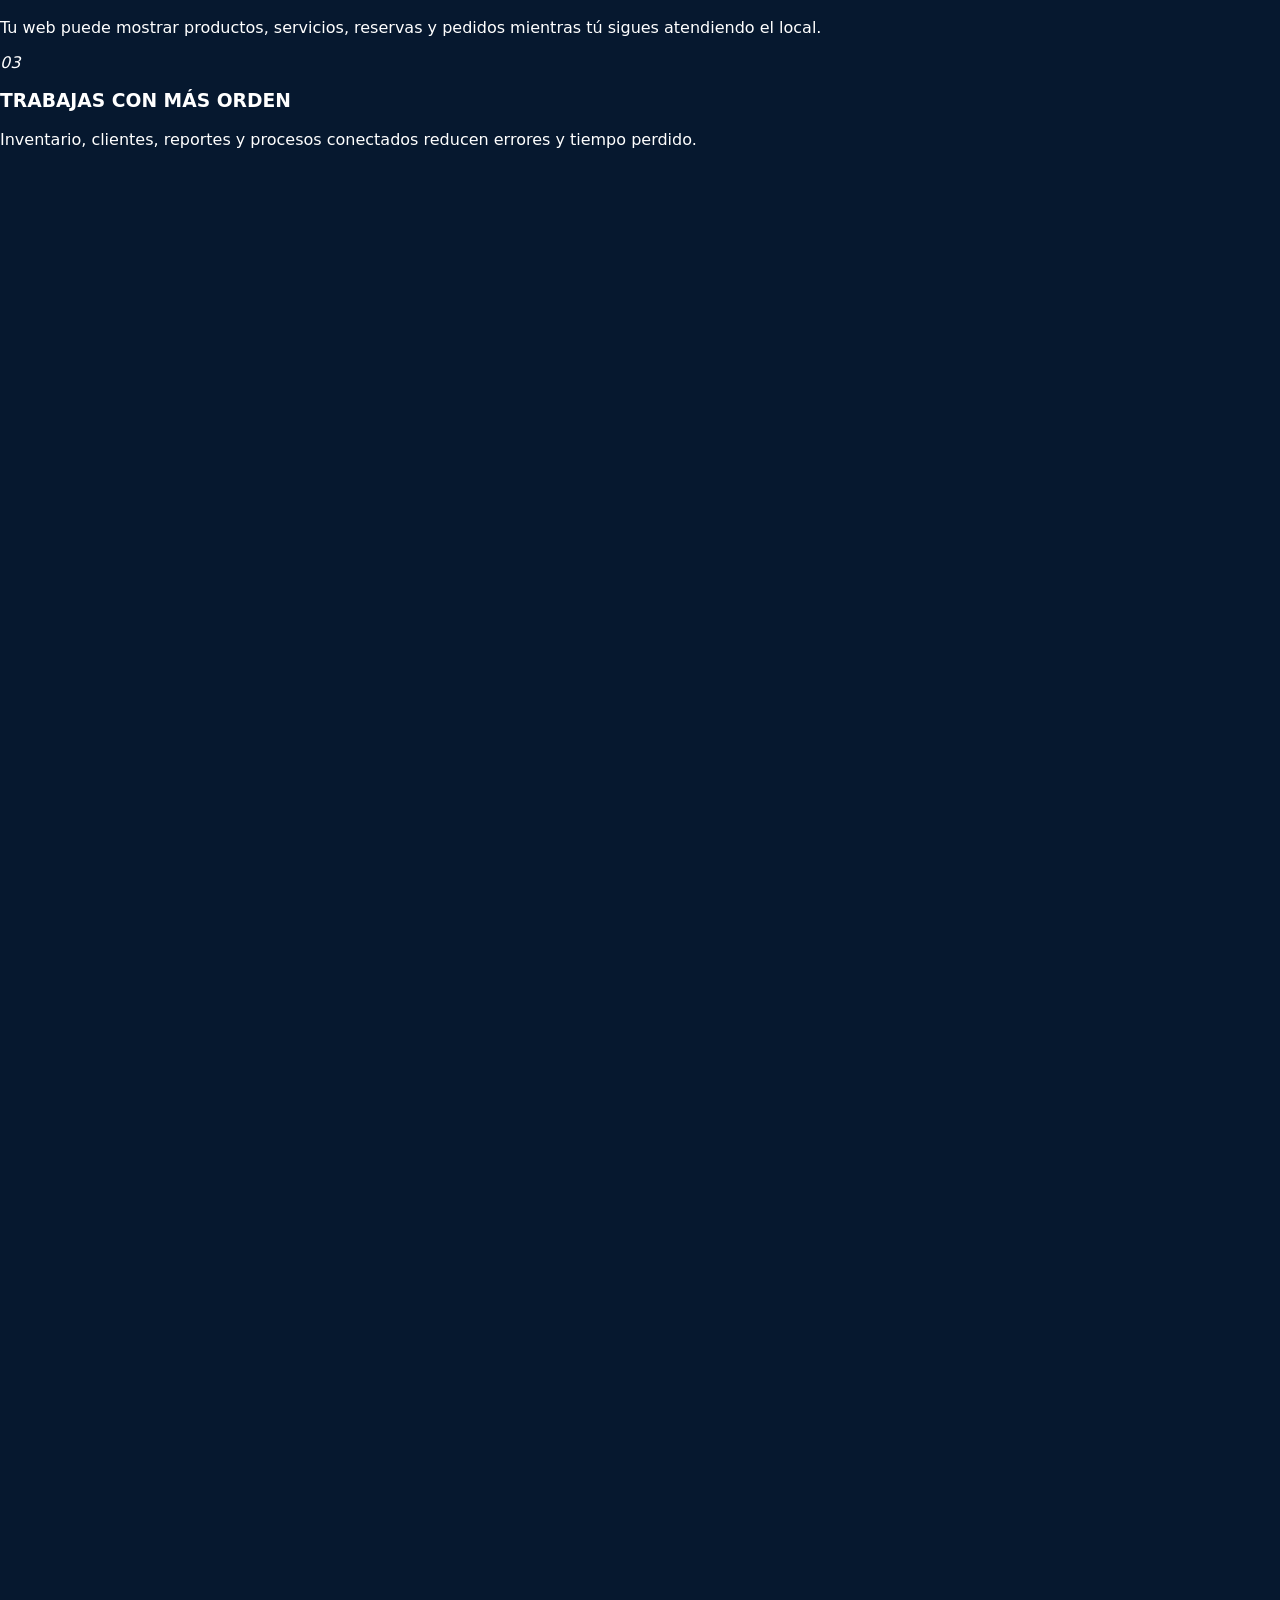
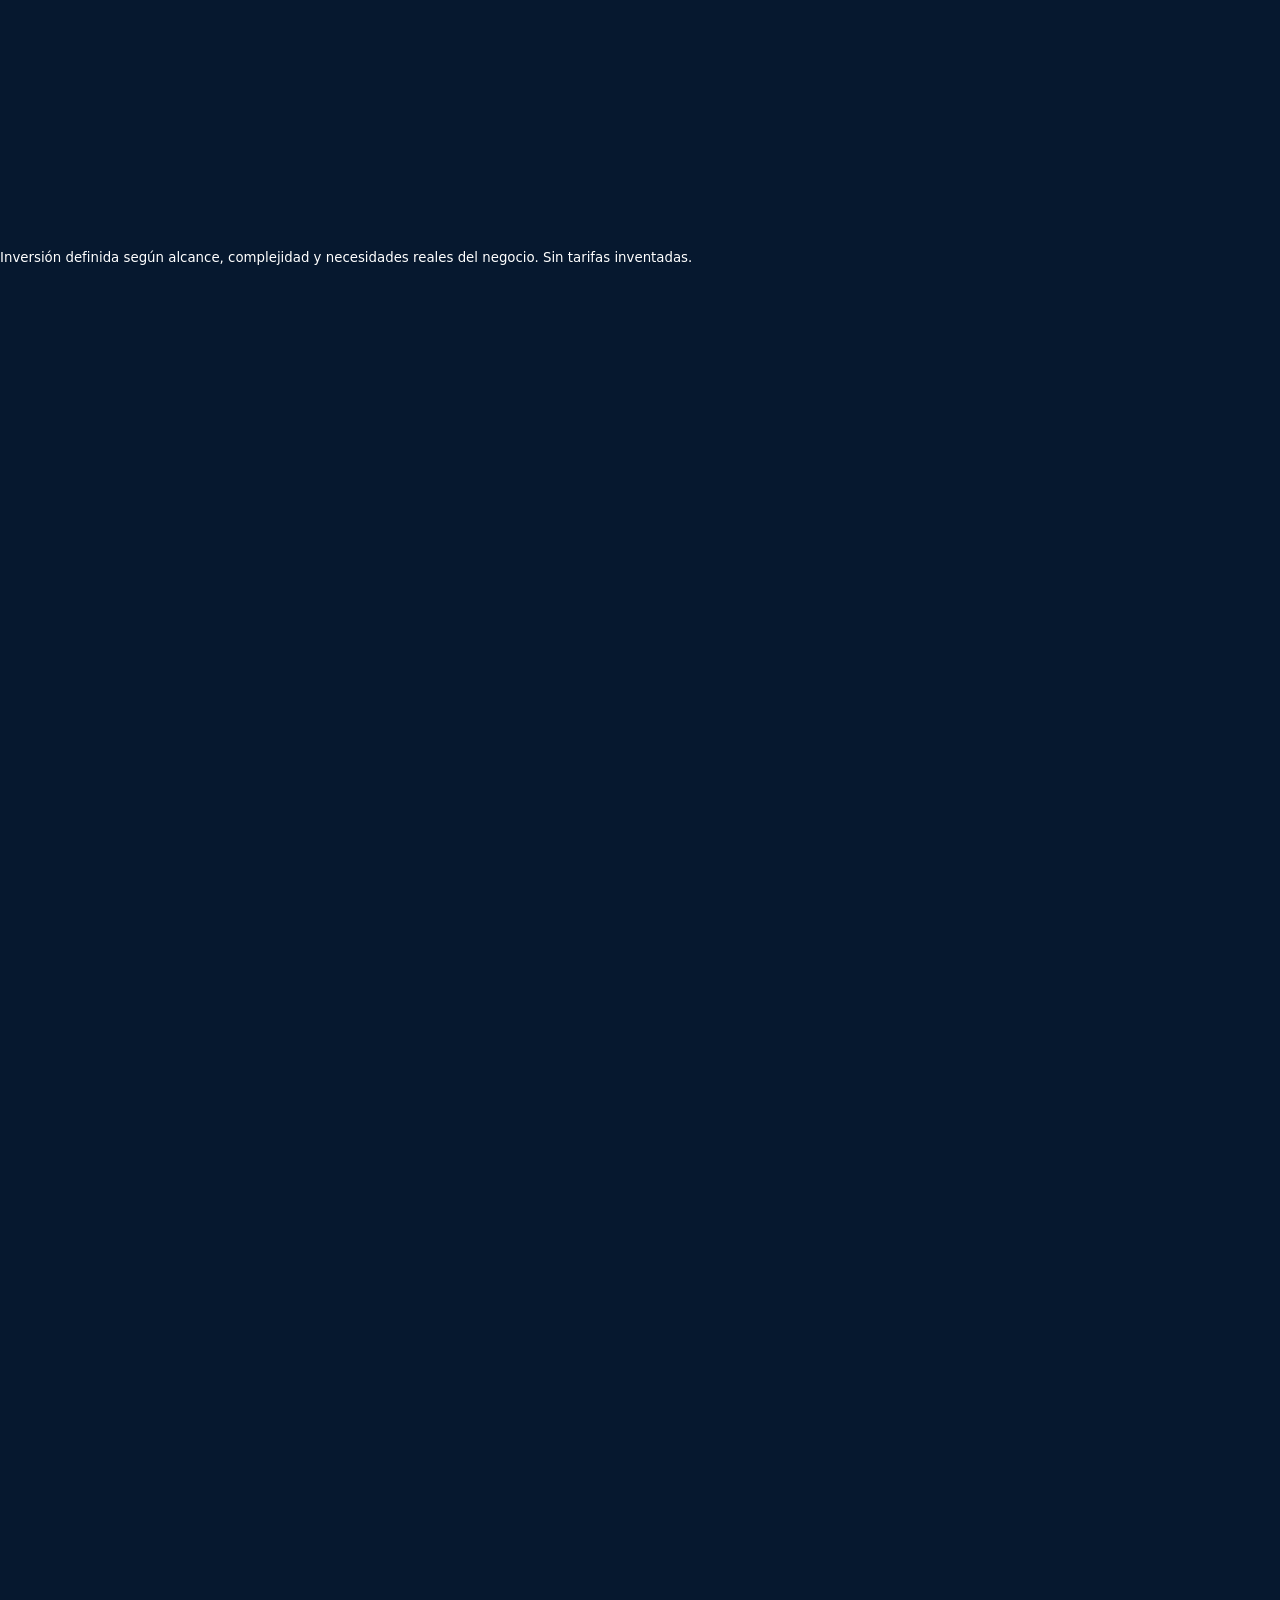
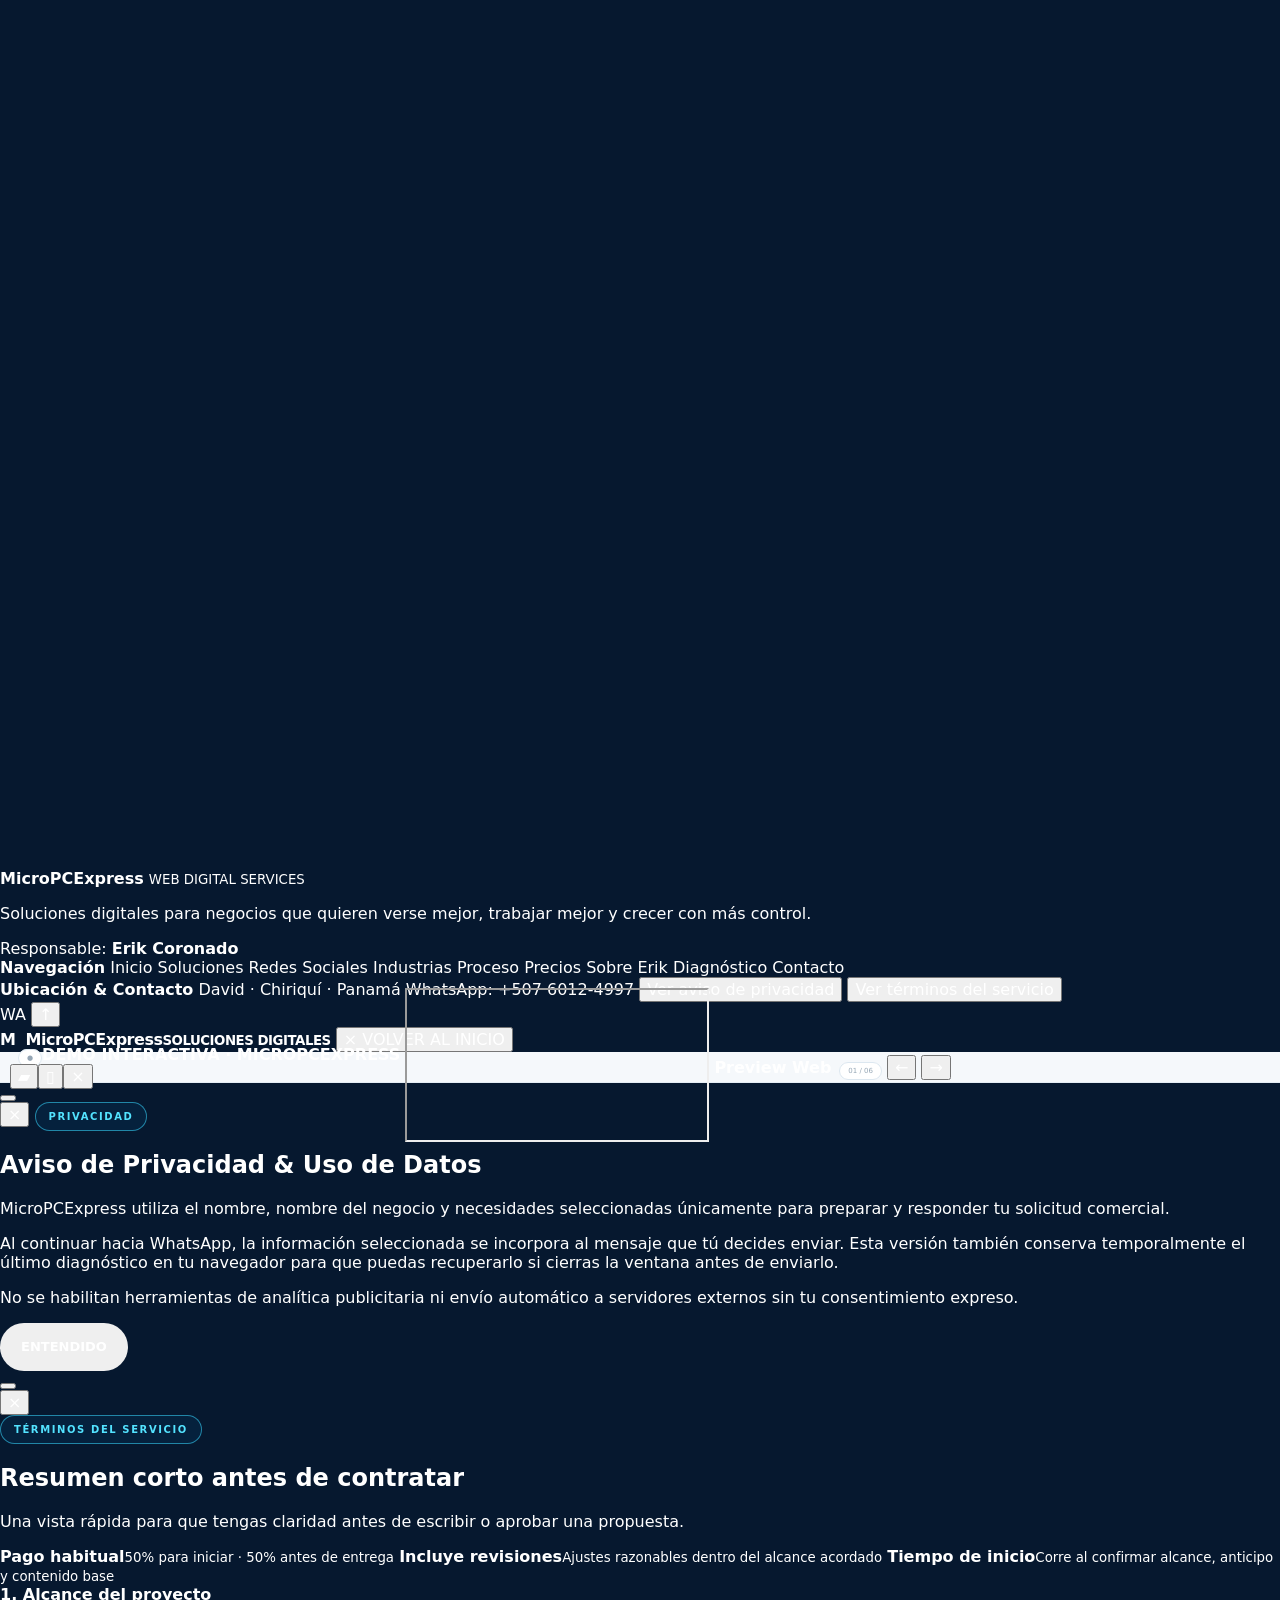
<file: index_BASE_v15_4_backup.html>
<!doctype html>
<html lang="es">
<head>
<meta charset="utf-8" />
<meta name="viewport" content="width=device-width,initial-scale=1" />
<meta name="theme-color" content="#071a23" />
<title>MicroPCExpress | Soluciones Digitales para Negocios en Chiriquí, Panamá</title>
<meta name="description" content="MicroPCExpress desarrolla páginas web, aplicaciones móviles, inventario, CRM, pedidos, reservas y sistemas a la medida para negocios en David, Chiriquí, Panamá." />
<meta property="og:title" content="MicroPCExpress | Soluciones Digitales para Negocios" />
<meta property="og:description" content="Páginas web profesionales, e-commerce, aplicaciones y sistemas digitales diseñados para hacer crecer y organizar empresas." />
<meta property="og:type" content="website" />
<meta property="og:url" content="https://micropcexpress-web.ercoronado17.workers.dev/" />
<meta property="og:locale" content="es_PA" />
<meta property="og:image" content="assets/og-cover.webp" />
<meta property="og:image:width" content="1200" />
<meta property="og:image:height" content="630" />
<meta property="og:image:alt" content="MicroPCExpress — Soluciones Digitales para Negocios" />
<meta name="twitter:card" content="summary_large_image" />
<meta name="twitter:title" content="MicroPCExpress | Soluciones Digitales" />
<meta name="twitter:description" content="Páginas web, aplicaciones, e-commerce y sistemas para negocios en David, Chiriquí, Panamá." />
<meta name="twitter:image" content="assets/og-cover.webp" />
<link rel="canonical" href="https://micropcexpress-web.ercoronado17.workers.dev/" />
<link rel="icon" href="assets/favicon.svg" type="image/svg+xml" />
<link rel="manifest" href="site.webmanifest" />
<link rel="preconnect" href="https://fonts.googleapis.com" />
<link rel="preconnect" href="https://fonts.gstatic.com" crossorigin />
<link href="https://fonts.googleapis.com/css2?family=DM+Serif+Display&family=Manrope:wght@600;700;800&family=Plus+Jakarta+Sans:wght@400;500;600;700;800&display=swap" rel="stylesheet" />
<link rel="stylesheet" href="styles.css" />
<script type="application/ld+json">{
  "@context":"https://schema.org",
  "@type":"ProfessionalService",
  "name":"MicroPCExpress",
  "description":"Soluciones digitales para pequeños y medianos negocios: páginas web, aplicaciones, inventario, CRM y sistemas a medida.",
  "telephone":"+50760124997",
  "image":"assets/og-cover.webp",
  "url":"https://micropcexpress-web.ercoronado17.workers.dev/",
  "address":{"@type":"PostalAddress","addressLocality":"David","addressRegion":"Chiriquí","addressCountry":"PA"},
  "areaServed":[{"@type":"City","name":"David"},{"@type":"AdministrativeArea","name":"Chiriquí"},{"@type":"Country","name":"Panamá"}],
  "serviceType":["Páginas web profesionales","eCommerce","Aplicaciones móviles","Sistemas de inventario","CRM","POS","Automatización"]
}</script>
</head>
<body>
<div class="progress" id="progress"></div>

<!-- HEADER -->
<header class="header" id="header">
  <a href="#inicio" class="brand">
    <span class="brand-icon">M</span>
    <span><strong>MicroPCExpress</strong><small>WEB DIGITAL SERVICES</small></span>
  </a>
  <nav class="desktop-nav">
    <a href="#inicio">Inicio</a>
    <a href="#soluciones">Soluciones</a>
    <a href="#presencia-digital">Redes Sociales</a>
    <a href="#proceso">Proceso</a>
    <a href="#precios">Precios</a>
    <a href="#erik">Sobre Erik</a>
    <a href="#diagnostico">Diagnóstico</a>
  </nav>
  <div class="header-right">
    <span class="header-contact-hint">Erik Coronado · +507 6012-4997</span>
    <a class="header-cta magnetic" href="https://wa.me/50760124997?text=Hola%20Erik%2C%20quiero%20conversar%20sobre%20MicroPCExpress%20para%20mi%20negocio." target="_blank" rel="noopener">HABLA CON ERIK ↗</a>
  </div>
  <button class="menu-btn" id="menuBtn" aria-label="Abrir menú de navegación"><span></span><span></span></button>
</header>

<!-- MENÚ OVERLAY FULLSCREEN -->
<div class="menu-overlay" id="menuOverlay" role="dialog" aria-modal="true" aria-label="Navegación principal" aria-hidden="true">
  <div class="menu-head">
    <a class="brand">
      <span class="brand-icon">M</span>
      <span><strong>MicroPCExpress</strong><small>WEB DIGITAL SERVICES</small></span>
    </a>
    <button id="menuClose" aria-label="Cerrar menú">CERRAR ×</button>
  </div>
  <ol class="menu-list">
    <li><a href="#inicio"><em>01</em><span>INICIO</span></a></li>
    <li><a href="#soluciones"><em>02</em><span>SOLUCIONES</span></a></li>
    <li><a href="#presencia-digital"><em>03</em><span>REDES SOCIALES</span></a></li>
    <li><a href="#industrias"><em>04</em><span>INDUSTRIAS</span></a></li>
    <li><a href="#proceso"><em>05</em><span>PROCESO</span></a></li>
    <li><a href="#precios"><em>06</em><span>PRECIOS</span></a></li>
    <li><a href="#erik"><em>07</em><span>SOBRE ERIK</span></a></li>
    <li><a href="#diagnostico"><em>08</em><span>DIAGNÓSTICO</span></a></li>
    <li><a href="#contacto"><em>09</em><span>CONTACTO</span></a></li>
  </ol>
  <a class="menu-mobile-cta" href="https://wa.me/50760124997?text=Hola%20Erik%2C%20vi%20la%20web%20de%20MicroPCExpress%20y%20quiero%20conversar%20sobre%20mi%20negocio." target="_blank" rel="noopener">HABLA CON ERIK POR WHATSAPP ↗</a>
  <div class="menu-foot">
    <span>DAVID · CHIRIQUÍ · PANAMÁ</span>
    <span>ERIK CORONADO · WHATSAPP: +507 6012-4997</span>
  </div>
</div>

<main>
<!-- HERO PREMIUM 4K -->
<section class="hero hero-premium" id="inicio">
  <div class="hero-mobile-scene" aria-hidden="true">
    <img src="assets/hero-street-1280.webp" srcset="assets/hero-street-1280.webp 1280w, assets/hero-street-4k.webp 3840w" sizes="100vw" alt="" width="1280" height="720" fetchpriority="high" decoding="async" />
  </div>
  <div class="hero-scene" aria-hidden="true">
    <span class="hero-glow glow-1"></span>
    <span class="hero-glow glow-2"></span>
    <span class="hero-glow glow-3"></span>
    <span class="hero-glow glow-4"></span>
    <span class="hero-glow glow-5"></span>
  </div>
  <div class="hero-premium-copy reveal hero-sequence">
    <span class="eyebrow hero-eyebrow">PÁGINAS WEB Y SISTEMAS PARA NEGOCIOS EN PANAMÁ</span>
    <h1>Tu negocio merece una vitrina digital que <span>venda por ti.</span></h1>
    <p>Creamos páginas web, aplicaciones y sistemas a la medida para que más personas te encuentren, conozcan tus productos o servicios y te escriban fácilmente. Diseñado para negocios reales en David, Chiriquí y todo Panamá.</p>
    <div class="hero-actions">
      <a class="btn primary magnetic" href="https://wa.me/50760124997" target="_blank" rel="noopener">HABLA CON ERIK POR WHATSAPP ↗</a>
      <a class="btn hero-ghost magnetic" href="#soluciones">EXPLORAR SOLUCIONES</a>
    </div>
    <div class="hero-contact-row">
      <span>⌖ David, Chiriquí, Panamá</span>
      <span>☎ +507-6012-4997</span>
      <span>↗ wa.me/50760124997</span>
    </div>
  </div>
  <div class="hero-premium-spacer" id="heroVisual" aria-hidden="true"></div>
</section>

<!-- MARQUEE DOUBLE TICKER -->
<section class="ticker marquee">
  <div class="marquee-track primary">
    <span>WEB PROFESIONAL ✦ APLICACIONES ✦ INVENTARIO ✦ CLIENTES ✦ PEDIDOS ✦ RESERVAS ✦ COTIZACIONES ✦ AUTOMATIZACIÓN ✦ </span>
    <span>WEB PROFESIONAL ✦ APLICACIONES ✦ INVENTARIO ✦ CLIENTES ✦ PEDIDOS ✦ RESERVAS ✦ COTIZACIONES ✦ AUTOMATIZACIÓN ✦ </span>
  </div>
  <div class="marquee-track secondary">
    <span>RESTAURANTES — TIENDAS — CLÍNICAS — FARMACIAS — FERRETERÍAS — SALONES — CAFETERÍAS — SERVICIOS — </span>
    <span>RESTAURANTES — TIENDAS — CLÍNICAS — FARMACIAS — FERRETERÍAS — SALONES — CAFETERÍAS — SERVICIOS — </span>
  </div>
</section>

<!-- POR QUÉ + SERVICIOS PRINCIPALES DE LA NUEVA LANDING -->
<section class="why-premium section">
  <div class="section-head two reveal">
    <div>
      <span class="eyebrow">MÁS CLIENTES · MÁS VENTAS · MÁS CONTROL</span>
      <h2>POR QUÉ TU NEGOCIO NECESITA ESTO.</h2>
    </div>
    <p>Hoy tus clientes te buscan primero en internet. Una buena presencia digital genera confianza, te ayuda a vender más y te permite competir mejor, sin importar el tamaño de tu negocio.</p>
  </div>
  <div class="why-premium-grid">
    <article><em>01</em><h3>TE ENCUENTRAN MÁS FÁCIL</h3><p>Una presencia clara y profesional cuando tus clientes te buscan desde el celular.</p></article>
    <article><em>02</em><h3>VENDES MIENTRAS ATIENDES</h3><p>Tu web puede mostrar productos, servicios, reservas y pedidos mientras tú sigues atendiendo el local.</p></article>
    <article><em>03</em><h3>TRABAJAS CON MÁS ORDEN</h3><p>Inventario, clientes, reportes y procesos conectados reducen errores y tiempo perdido.</p></article>
  </div>
</section>

<section class="core-services section">
  <div class="section-head two reveal">
    <div>
      <span class="eyebrow">DOS PUERTAS DE ENTRADA</span>
      <h2>EMPEZAMOS DONDE TU NEGOCIO MÁS LO NECESITA.</h2>
    </div>
    <p>Podemos comenzar por una presencia web que convierta o por una herramienta interna que te dé más control. Después conectamos lo demás cuando realmente aporte valor.</p>
  </div>
  <div class="core-service-grid">
    <article class="core-service-card light reveal">
      <div class="core-service-copy">
        <span>01 · PRESENCIA Y VENTAS</span>
        <h3>Landing pages a la medida</h3>
        <p>Páginas diseñadas para tu negocio, tus clientes y tus objetivos. Nada de plantillas clonadas.</p>
        <ul><li>Catálogo o menú</li><li>WhatsApp directo</li><li>Ubicación y horarios</li><li>Identidad propia</li></ul>
        <a href="https://wa.me/50760124997" target="_blank" rel="noopener">QUIERO MI PÁGINA WEB ↗</a>
      </div>
      <img src="assets/service-landing.webp" alt="Ejemplo de landing page para negocio local" loading="lazy" />
    </article>
    <article class="core-service-card dark reveal delay-1">
      <div class="core-service-copy">
        <span>02 · OPERACIÓN Y CRECIMIENTO</span>
        <h3>Software a la medida</h3>
        <p>Herramientas que se adaptan a cómo trabajas: más orden, menos tareas repetitivas y mejores decisiones.</p>
        <ul><li>Inventario y POS</li><li>CRM y clientes</li><li>Dashboards</li><li>Automatizaciones</li></ul>
        <a href="https://wa.me/50760124997" target="_blank" rel="noopener">HABLEMOS DE TU SISTEMA ↗</a>
      </div>
      <img src="assets/service-software.webp" alt="Ejemplo de software a la medida" loading="lazy" />
    </article>
  </div>
</section>


<section class="social-presence section" id="presencia-digital">
  <div class="section-head two reveal">
    <div>
      <span class="eyebrow">PÁGINA WEB + REDES SOCIALES</span>
      <h2>ESTAR EN INTERNET NO ES SOLO TENER UNA WEB. <span>ES MANTENER TU NEGOCIO VIVO Y VISIBLE.</span></h2>
    </div>
    <p>Si tu negocio publica pero no tiene una página propia, pierde confianza. Si tiene página pero no publica, pierde visibilidad. La combinación correcta hace que te encuentren, te escriban y te recuerden.</p>
  </div>

  <div class="presence-grid">
    <article class="presence-copy reveal">
      <span class="eyebrow">PRESENCIA DIGITAL 360°</span>
      <h3>Todo lo que tu negocio necesita para verse profesional en un solo lugar.</h3>
      <p>Podemos construir tu landing page, conectar WhatsApp, preparar tu presencia en redes y dejar una base visual clara para que tu negocio proyecte más confianza desde el primer vistazo.</p>
      <ul class="presence-list">
        <li>Página web profesional con botón directo a WhatsApp.</li>
        <li>Diseño para Instagram, Facebook y TikTok con identidad consistente.</li>
        <li>Apoyo para Google Business Profile, contenido y campañas futuras.</li>
        <li>Más orden, más visibilidad y menos improvisación en tu comunicación.</li>
      </ul>
      <div class="presence-actions">
        <a class="btn primary magnetic" href="https://wa.me/50760124997?text=Hola%20Erik%2C%20quiero%20una%20p%C3%A1gina%20web%20m%C3%A1s%20redes%20sociales%20para%20mi%20negocio." target="_blank" rel="noopener">QUIERO MI PRESENCIA DIGITAL</a>
        <span class="presence-note">Ideal para tiendas, cafeterías, clínicas, farmacias, salones y servicios profesionales.</span>
      </div>
    </article>

    <div class="presence-visual reveal">
      <div class="orbit-stage" data-orbit-stage>
        <div class="orbit orbit-a"></div>
        <div class="orbit orbit-b"></div>
        <div class="orbit-core">
          <small>MICROPCEXPRESS</small>
          <b>TU NEGOCIO EN TODAS PARTES</b>
          <span>Web · Redes · WhatsApp · Google</span>
        </div>
        <div class="orbit-node node-web" data-angle="-90" data-radius="182"><strong>WEB</strong><small>Página propia</small></div>
        <div class="orbit-node node-ig" data-angle="-32" data-radius="212"><strong>IG</strong><small>Contenido visual</small></div>
        <div class="orbit-node node-fb" data-angle="0" data-radius="220"><strong>FB</strong><small>Comunidad</small></div>
        <div class="orbit-node node-tt" data-angle="145" data-radius="205"><strong>TT</strong><small>Alcance</small></div>
        <div class="orbit-node node-wa" data-angle="90" data-radius="184"><strong>WA</strong><small>Respuesta directa</small></div>
        <div class="orbit-node node-go" data-angle="45" data-radius="208"><strong>GO</strong><small>Búsquedas locales</small></div>
      </div>
    </div>
  </div>

  <div class="presence-feature-grid reveal">
    <article>
      <small>01</small>
      <h4>DISEÑO QUE CONECTA</h4>
      <p>Piezas visuales y mensajes pensados para que tu negocio se vea serio, claro y recordable.</p>
    </article>
    <article>
      <small>02</small>
      <h4>VISIBILIDAD REAL</h4>
      <p>Tu negocio puede aparecer mejor presentado en búsquedas, redes, WhatsApp y referencias.</p>
    </article>
    <article>
      <small>03</small>
      <h4>TODO EN UN MISMO SISTEMA</h4>
      <p>Cuando haga falta, podemos conectar catálogo, reservas, formularios o herramientas internas.</p>
    </article>
  </div>
</section>

<!-- MANIFIESTO / POSICIONAMIENTO -->
<section class="manifesto section">
  <div class="manifesto-copy reveal">
    <span class="eyebrow">NO SE TRATA DE TENER MÁS TECNOLOGÍA</span>
    <h2>SE TRATA DE HACER QUE TU NEGOCIO <span>FUNCIONE MEJOR.</span></h2>
    <p>Una buena solución digital empieza entendiendo dónde pierdes tiempo, dónde se escapan clientes, qué información no tienes cuando la necesitas y qué tarea repites todos los días.</p>
  </div>
  <div class="principles">
    <article class="reveal">
      <em>01</em>
      <div>
        <h3>QUE TE ENCUENTREN</h3>
        <p>Tu presencia digital debe explicar quién eres, qué haces y cómo comprarte sin fricción ni rodeos.</p>
      </div>
    </article>
    <article class="reveal delay-1">
      <em>02</em>
      <div>
        <h3>QUE TODO ESTÉ ORGANIZADO</h3>
        <p>Pedidos, clientes, citas, inventario y documentos no deberían vivir dispersos en chats o notas en papel.</p>
      </div>
    </article>
    <article class="reveal delay-2">
      <em>03</em>
      <div>
        <h3>QUE PUEDAS DECIDIR</h3>
        <p>La operación diaria debe convertirse en información clara que puedas entender y utilizar a tu favor.</p>
      </div>
    </article>
  </div>
</section>

<!-- MAPA INTERACTIVO: EL NEGOCIO CONECTADO -->
<section class="ecosystem section" id="ecosistema">
  <div class="section-head reveal">
    <span class="eyebrow">EL NEGOCIO CONECTADO</span>
    <h2>UNA ACCIÓN DEL CLIENTE PUEDE MOVER TODO TU NEGOCIO.</h2>
    <p>Haz clic en cada etapa del recorrido para descubrir cómo una sola interacción alimenta ventas, operación y decisiones sin trabajo duplicado.</p>
  </div>
  <div class="flow-board reveal" id="flowBoard">
    <button data-node="cliente" class="active"><span>01</span><b>CLIENTE</b><small>Detecta una necesidad</small></button><i>→</i>
    <button data-node="web"><span>02</span><b>WEB / APP</b><small>Explora y consulta</small></button><i>→</i>
    <button data-node="pedido"><span>03</span><b>PEDIDO / CITA</b><small>Acción registrada</small></button><i>→</i>
    <button data-node="pos"><span>04</span><b>POS / AGENDA</b><small>Procesa la venta</small></button><i>→</i>
    <button data-node="inventario"><span>05</span><b>INVENTARIO</b><small>Descuenta stock</small></button><i>→</i>
    <button data-node="crm"><span>06</span><b>CRM</b><small>Actualiza cliente</small></button><i>→</i>
    <button data-node="reportes"><span>07</span><b>REPORTES</b><small>Suma indicadores</small></button><i>→</i>
    <button data-node="decision"><span>08</span><b>DECISIÓN</b><small>Ajusta estrategia</small></button>
    <div class="flow-info" id="flowInfo">
      <small>ETAPA 01 · INTERACCIÓN</small>
      <b>CLIENTE</b>
      <p>Todo comienza cuando una persona busca información, quiere agendar una cita o está lista para realizar una compra.</p>
    </div>
  </div>
</section>

<!-- CENTRO DE SOLUCIONES (12 SOLUCIONES) -->
<section class="solutions section" id="soluciones">
  <div class="section-head two reveal">
    <div>
      <span class="eyebrow">CENTRO DE SOLUCIONES</span>
      <h2>NO TE LO CUENTO. <span>ENTRA Y PRUÉBALO.</span></h2>
    </div>
    <p>Cada solución abre una experiencia interactiva para mostrar qué puede hacer y por qué puede ser útil en un negocio real. Explora las mini aplicaciones en vivo.</p>
  </div>
  <div class="filters reveal" id="filters">
    <button class="active" data-filter="all">TODOS</button>
    <button data-filter="sales">VENTAS</button>
    <button data-filter="ops">OPERACIÓN</button>
    <button data-filter="clients">CLIENTES</button>
    <button data-filter="experience">EXPERIENCIA</button>
    <button data-filter="management">GERENCIA</button>
  </div>
  <div class="solution-grid bento-grid" id="solutionGrid"></div>
  <div class="solution-more-wrap" id="solutionMoreWrap" hidden>
    <button class="solution-more" id="solutionMore" type="button" aria-expanded="false">VER LAS 12 SOLUCIONES</button>
  </div>

  <div class="single-solution reveal" id="solucion-individual">
    <div class="single-solution-copy">
      <span class="eyebrow">¿SOLO NECESITAS UNA HERRAMIENTA?</span>
      <h3>No tienes que comprar un ecosistema completo.</h3>
      <p>Podemos construir únicamente el módulo que resuelve tu problema actual y dejarlo listo para crecer más adelante.</p>
    </div>
    <div class="single-solution-grid">
      <article data-open-solution="inventory"><b>Inventario</b><span>Stock, mínimos, movimientos y proveedores.</span><button type="button">VER DEMO</button><a href="https://wa.me/50760124997?text=Hola%20Erik%2C%20solo%20necesito%20un%20sistema%20de%20inventario%20para%20mi%20negocio." target="_blank" rel="noopener">COTIZAR SOLO INVENTARIO</a></article>
      <article data-open-solution="crm"><b>CRM / Clientes</b><span>Seguimiento, historial y oportunidades comerciales.</span><button type="button">VER DEMO</button><a href="https://wa.me/50760124997?text=Hola%20Erik%2C%20solo%20necesito%20un%20CRM%20para%20mi%20negocio." target="_blank" rel="noopener">COTIZAR SOLO CRM</a></article>
      <article data-open-solution="pos"><b>POS / Punto de venta</b><span>Ventas rápidas, caja, ITBMS y stock sincronizado.</span><button type="button">VER DEMO</button><a href="https://wa.me/50760124997?text=Hola%20Erik%2C%20solo%20necesito%20un%20POS%20para%20mi%20negocio." target="_blank" rel="noopener">COTIZAR SOLO POS</a></article>
      <article data-open-solution="app"><b>Aplicación móvil</b><span>Una app para clientes o para tu operación interna.</span><button type="button">VER DEMO</button><a href="https://wa.me/50760124997?text=Hola%20Erik%2C%20quiero%20evaluar%20una%20aplicaci%C3%B3n%20m%C3%B3vil%20para%20mi%20negocio." target="_blank" rel="noopener">COTIZAR SOLO APP</a></article>
    </div>
  </div>
  <noscript><div class="nojs-note">Las demos interactivas necesitan JavaScript. Aun así puedes revisar los servicios y contactar directamente a Erik por WhatsApp al +507 6012-4997.</div></noscript>
</section>

<!-- CASOS / PORTAFOLIO DEMOSTRATIVO -->
<section class="showroom-section section" id="casos">
  <div class="section-head two reveal">
    <div>
      <span class="eyebrow">CASOS DE USO DEMOSTRATIVOS</span>
      <h2>ASÍ PODRÍA VERSE TU NEGOCIO <span>ANTES DE CONTRATAR.</span></h2>
    </div>
    <p>Estas vitrinas están hechas para que recorras una idea realista de cómo podría presentarse tu negocio en internet. Son demos ilustrativas, pensadas para ayudarte a decidir con más claridad.</p>
  </div>
  <div class="trust-note reveal"><strong>Importante:</strong> estas piezas son <b>demostraciones interactivas</b>. No se presentan como clientes reales publicados.</div>
  <div class="showroom-grid full-preview-grid reveal">
    <article class="showroom-item" tabindex="0" role="button" aria-label="Abrir demo interactiva de Zapatería Paso Firme">
      <img src="assets/example-zapateria.webp" alt="Demo interactiva para una zapatería" loading="lazy" decoding="async" />
      <div class="showroom-overlay"><span>Zapatería · Paso Firme</span><small>Catálogo · tallas · WhatsApp · abrir demo ↗</small></div>
    </article>
    <article class="showroom-item" tabindex="0" role="button" aria-label="Abrir demo interactiva de Panadería La Estrella">
      <img src="assets/example-panaderia.webp" alt="Demo interactiva para una panadería" loading="lazy" decoding="async" />
      <div class="showroom-overlay"><span>Panadería · La Estrella</span><small>Menú · pedidos · productos · abrir demo ↗</small></div>
    </article>
    <article class="showroom-item" tabindex="0" role="button" aria-label="Abrir demo interactiva de Farmacia VidaSalud">
      <img src="assets/example-farmacia.webp" alt="Demo interactiva para una farmacia" loading="lazy" decoding="async" />
      <div class="showroom-overlay"><span>Farmacia · VidaSalud</span><small>Servicios · disponibilidad · abrir demo ↗</small></div>
    </article>
    <article class="showroom-item" tabindex="0" role="button" aria-label="Abrir demo interactiva de Clínica Bienestar">
      <img src="assets/example-clinica.webp" alt="Demo interactiva para una clínica" loading="lazy" decoding="async" />
      <div class="showroom-overlay"><span>Clínica · Bienestar</span><small>Especialidades · citas · abrir demo ↗</small></div>
    </article>
    <article class="showroom-item" tabindex="0" role="button" aria-label="Abrir demo interactiva de Cafetería El Buen Café">
      <img src="assets/example-cafeteria.webp" alt="Demo interactiva para una cafetería" loading="lazy" decoding="async" />
      <div class="showroom-overlay"><span>Cafetería · El Buen Café</span><small>Menú · ubicación · reservas · abrir demo ↗</small></div>
    </article>
    <article class="showroom-item" tabindex="0" role="button" aria-label="Abrir demo interactiva de Mini-super Don Marco">
      <img src="assets/example-minisuper.webp" alt="Demo interactiva para un mini-super" loading="lazy" decoding="async" />
      <div class="showroom-overlay"><span>Mini-super · Don Marco</span><small>Ofertas · productos · pedidos · abrir demo ↗</small></div>
    </article>
  </div>
</section>

<!-- INDUSTRIAS -->
<section class="industries section" id="industrias">
  <div class="section-head two reveal">
    <div>
      <span class="eyebrow">SOLUCIONES SEGÚN TU NEGOCIO</span>
      <h2>NO TODOS LOS NEGOCIOS NECESITAN LO MISMO.</h2>
    </div>
    <p>Podemos empezar por el problema que tenga mayor impacto y conectar nuevas capas cuando realmente aporten valor a tu empresa.</p>
  </div>
  <div class="industry-grid" id="industryGrid"></div>
</section>

<!-- ANTES / DESPUÉS -->
<section class="before-after section">
  <div class="section-head reveal">
    <span class="eyebrow">TRANSFORMACIÓN OPERATIVA</span>
    <h2>DIGITALIZAR ES CAMBIAR EL RECORRIDO DE TU NEGOCIO.</h2>
  </div>
  <div class="scenario-card reveal">
    <div class="scenario-top">
      <span id="scenarioCount">01 / 04</span>
      <div>
        <button id="prevScenario" aria-label="Anterior caso">←</button>
        <button id="nextScenario" aria-label="Siguiente caso">→</button>
      </div>
    </div>
    <div id="scenarioBody">
      <h3>DE MENSAJES SUELTOS A UN PROCESO ORGANIZADO</h3>
      <div class="scenario-panels">
        <article><small>ANTES</small><p>Pedidos por WhatsApp, notas en papel y llamadas dispersas.</p></article>
        <article><small>DESPUÉS</small><p>Pedido → cliente → inventario → reporte automático.</p></article>
      </div>
    </div>
    <div class="dots" id="scenarioDots"><span class="active"></span><span></span><span></span><span></span></div>
  </div>
</section>

<!-- PROCESO & MODOS DE IMPLEMENTACIÓN -->
<section class="implementation section" id="proceso">
  <div class="section-head two reveal">
    <div>
      <span class="eyebrow">CÓMO PODEMOS EMPEZAR</span>
      <h2 id="modeTitle">POR ETAPAS, SIN COMPLICARLO.</h2>
    </div>
    <button class="mode-switch" id="modeSwitch" role="switch" aria-checked="false">
      <span>POR ETAPAS</span><i></i><span>ECOSISTEMA COMPLETO</span>
    </button>
  </div>
  <div class="mode-grid" id="modeGrid"></div>
  <div class="mode-note"><small>Inversión definida según alcance, complejidad y necesidades reales del negocio. Sin tarifas inventadas.</small></div>

  <div class="process-block reveal">
    <span class="eyebrow">CÓMO TRABAJAMOS</span>
    <h2>PRIMERO ENTENDEMOS. DESPUÉS CONSTRUIMOS.</h2>
    <div class="steps" id="steps"></div>
  </div>
</section>

<!-- PRECIOS -->
<section class="pricing section" id="precios">
  <div class="section-head two reveal">
    <div>
      <span class="eyebrow">PAQUETES Y PRECIOS</span>
      <h2>INVERSIÓN CLARA PARA LANZAR TU <span>VITRINA DIGITAL.</span></h2>
    </div>
    <p>No todos los proyectos valen lo mismo, pero sí podemos darte una base clara para empezar. Estos paquetes están pensados para MicroPCExpress y para pequeños negocios que buscan verse profesionales sin entrar en una agencia gigante.</p>
  </div>

  <div class="market-reference reveal">
    <b>Referencia rápida del mercado</b>
    <div class="market-chip-row">
      <span>Económica / plantilla <strong>$150–$250</strong></span>
      <span>Básica profesional <strong>$250–$450</strong></span>
      <span>Profesional <strong>$450–$800</strong></span>
      <span>Premium <strong>$800–$1,200+</strong></span>
      <span>Agencia / campaña <strong>$1,200–$2,500+</strong></span>
    </div>
    <p>Resumen honesto: el precio sube cuando aumentan el nivel de personalización, la redacción, las animaciones, las integraciones y la estrategia comercial.</p>
  </div>

  <div class="pricing-grid reveal">
    <article class="price-card">
      <small>PARA EMPEZAR</small>
      <h3>LANDING EXPRESS</h3>
      <div class="price-line"><span class="currency">US$</span><b>249</b></div>
      <p>Ideal para emprendedores y pequeños negocios que necesitan una página clara, elegante y con contacto directo.</p>
      <ul>
        <li>1 landing page de una sola página</li>
        <li>Diseño profesional y versión móvil</li>
        <li>Botón de WhatsApp y formulario básico</li>
        <li>Secciones esenciales del negocio</li>
        <li>Entrega rápida</li>
      </ul>
      <a class="btn ghost magnetic" href="https://wa.me/50760124997?text=Hola%20Erik%2C%20me%20interesa%20el%20paquete%20Landing%20Express%20de%20US%24249." target="_blank" rel="noopener">SOLICITAR EXPRESS</a>
    </article>

    <article class="price-card featured">
      <div class="featured-pill">RECOMENDADO ⭐</div>
      <small>EL MÁS EQUILIBRADO</small>
      <h3>LANDING PROFESIONAL</h3>
      <div class="price-line"><span class="currency">US$</span><b>399</b></div>
      <p>Ideal para negocios establecidos que quieren una imagen más sólida, mejor estructura de ventas y mejor presencia digital.</p>
      <ul>
        <li>Diseño más trabajado y personalizado</li>
        <li>Copy base orientado a ventas</li>
        <li>WhatsApp, formulario y mapas</li>
        <li>SEO básico y analítica inicial</li>
        <li>Animaciones sutiles y mejor presentación visual</li>
      </ul>
      <a class="btn primary magnetic" href="https://wa.me/50760124997?text=Hola%20Erik%2C%20me%20interesa%20el%20paquete%20Landing%20Profesional%20de%20US%24399." target="_blank" rel="noopener">QUIERO LA PROFESIONAL</a>
    </article>

    <article class="price-card">
      <small>VISUAL SUPERIOR</small>
      <h3>LANDING PREMIUM</h3>
      <div class="price-line"><span class="currency">US$</span><b>649</b></div>
      <p>Ideal para empresas que quieren una propuesta visual más potente, secciones más elaboradas y una experiencia con mayor nivel de detalle.</p>
      <ul>
        <li>Diseño totalmente a medida</li>
        <li>Copy, estructura y enfoque de conversión</li>
        <li>Animaciones más trabajadas</li>
        <li>Secciones avanzadas y extras visuales</li>
        <li>Base lista para crecer con más módulos</li>
      </ul>
      <a class="btn ghost magnetic" href="https://wa.me/50760124997?text=Hola%20Erik%2C%20me%20interesa%20el%20paquete%20Landing%20Premium%20de%20US%24649." target="_blank" rel="noopener">SOLICITAR PREMIUM</a>
    </article>
  </div>

  <div class="addons-panel reveal">
    <div class="addons-copy">
      <span class="eyebrow">EXTRAS DISPONIBLES</span>
      <h3>Empieza con una base clara y agrega solo lo que realmente aporta valor.</h3>
      <p>No hace falta cargar la página con todo desde el día uno. Puedes comenzar por una landing y luego sumar funciones según la necesidad real de tu negocio.</p>
    </div>
    <div class="addons-grid">
      <article><b>Dominio .com</b><span>costo del dominio + US$20–$30 de configuración</span></article>
      <article><b>Logo básico</b><span>US$50–$100</span></article>
      <article><b>Redacción de textos</b><span>US$50–$150</span></article>
      <article><b>Sección adicional compleja</b><span>US$25–$50</span></article>
      <article><b>Google Analytics</b><span>US$25–$40</span></article>
      <article><b>Google Maps / Ficha Google</b><span>US$25–$50</span></article>
      <article><b>Formulario avanzado</b><span>US$40–$75</span></article>
      <article><b>Reservas o citas</b><span>US$75–$200+</span></article>
      <article><b>Catálogo de productos</b><span>US$100–$300+</span></article>
      <article><b>Integración de pagos</b><span>US$150–$300+</span></article>
      <article><b>Mantenimiento</b><span>US$25–$50 / mes</span></article>
      <article><b>Cambios posteriores</b><span>US$20–$35 / hora</span></article>
    </div>
  </div>

  <div class="pricing-summary reveal">
    <p><strong>En corto:</strong> si alguien quiere algo funcional y serio para empezar, la referencia es <b>US$249</b>. Si quiere una página más fuerte y más vendedora, <b>US$399</b> es la mejor relación valor / impacto. Y si desea una propuesta más exclusiva y visualmente superior, el punto recomendado es <b>US$649</b>.</p>
  </div>

  <div class="pricing-terms reveal">
    <div>
      <b>¿Qué incluyen y qué no incluyen estos precios?</b>
      <p>Si quieres mayor claridad antes de escribir, puedes revisar un resumen corto de condiciones, tiempos y forma habitual de trabajo.</p>
    </div>
    <button class="btn ghost" id="termsOpen" type="button">VER TÉRMINOS DEL SERVICIO</button>
  </div>

</section>



<!-- CÓMO INICIAMOS -->
<section class="start-journey section" id="como-iniciamos">
  <div class="section-head two reveal">
    <div>
      <span class="eyebrow">ASÍ EMPIEZA EL PROCESO</span>
      <h2>¿QUÉ PASA DESPUÉS DE ESCRIBIRME?</h2>
    </div>
    <p>La idea es que el primer contacto sea fácil y sin presión. Normalmente empezamos por WhatsApp, aclaramos lo que necesitas y luego te entrego una propuesta clara.</p>
  </div>
  <div class="journey-grid reveal">
    <article><small>01</small><b>Conversamos</b><p>Me cuentas qué hace tu negocio, qué quieres mejorar y qué te gustaría lograr.</p></article>
    <article><small>02</small><b>Definimos alcance</b><p>Te digo qué recomiendo, qué se puede hacer primero y qué inversión tendría sentido.</p></article>
    <article><small>03</small><b>Recibes propuesta</b><p>Si avanzamos, preparo una propuesta con alcance, tiempos y extras opcionales.</p></article>
    <article><small>04</small><b>Empezamos</b><p>Con tu aprobación, organizamos contenido, diseño y desarrollo para poner el proyecto en marcha.</p></article>
  </div>
  <div class="journey-note reveal">Sin compromiso en el primer contacto. La prioridad es entender tu negocio y proponerte una solución útil, no venderte algo que no necesitas.</div>
</section>

<!-- SOBRE ERIK -->
<section class="about-erik section" id="erik">
  <div class="about-erik-media reveal">
    <div class="about-photo-card">
      <img src="assets/erik-about-640.webp" srcset="assets/erik-about-640.webp 640w, assets/erik-about.webp 960w" sizes="(max-width: 960px) 100vw, 460px" alt="Retrato profesional de Erik Coronado, fundador de MicroPCExpress" loading="lazy" decoding="async" />
    </div>
  </div>
  <div class="about-erik-copy reveal">
    <span class="eyebrow">SOBRE ERIK</span>
    <h2>TRABAJAS DIRECTAMENTE CON ERIK CORONADO.</h2>
    <p>Detrás de MicroPCExpress estoy yo, Erik. Mi enfoque combina diseño, estructura comercial y soluciones tecnológicas pensadas para negocios reales: páginas web, herramientas internas y automatizaciones que sí aporten orden y resultados.</p>
    <p>Me interesa construir experiencias que se vean profesionales, pero sobre todo que ayuden a vender mejor, responder más rápido y trabajar con más claridad. Hablas conmigo directamente, defines conmigo y recibes seguimiento real durante el proyecto.</p>
    <div class="erik-values">
      <article><b>Atención directa</b><span>Sin intermediarios. La conversación, la propuesta y el seguimiento salen de una sola mano.</span></article>
      <article><b>Visión comercial + operativa</b><span>No pienso solo en diseño: también en procesos, ventas, contacto y orden interno.</span></article>
      <article><b>Soluciones a medida</b><span>Podemos empezar por una landing o por un módulo específico y dejar base para crecer.</span></article>
    </div>
    <div class="erik-chip-row">
      <span>Diseño web profesional</span>
      <span>Sistemas a medida</span>
      <span>Automatización útil</span>
      <span>Atención desde David, Chiriquí</span>
    </div>
    <div class="about-erik-actions">
      <a class="btn primary magnetic" href="https://wa.me/50760124997?text=Hola%20Erik%2C%20quiero%20hablar%20contigo%20sobre%20mi%20negocio." target="_blank" rel="noopener">ESCRIBIR A ERIK ↗</a>
      <button class="btn ghost" id="termsOpenFromErik" type="button">VER TÉRMINOS DEL SERVICIO</button>
    </div>
  </div>
</section>

<!-- DIAGNÓSTICO INTERACTIVO (MINI CONSULTOR) -->
<section class="diagnosis section" id="diagnostico">
  <div class="section-head two reveal">
    <div>
      <span class="eyebrow">DIAGNÓSTICO INTERACTIVO</span>
      <h2>¿QUÉ NECESITA TU NEGOCIO?</h2>
    </div>
    <p>Selecciona tu tipo de negocio y tus objetivos comerciales u operativos. Nuestra herramienta preparará una recomendación de ecosistema orientativa y el mensaje directo para WhatsApp.</p>
  </div>

  <div class="diagnosis-app reveal">
    <div class="diag-form">
      <label for="businessType">PASO 01 · TIPO DE NEGOCIO</label>
      <select id="businessType" name="businessType">
        <option value="">Seleccionar tipo de negocio</option>
        <option>Restaurante / cafetería</option>
        <option>Tienda / comercio</option>
        <option>Clínica / consultorio</option>
        <option>Farmacia</option>
        <option>Ferretería</option>
        <option>Salón / belleza</option>
        <option>Servicios profesionales</option>
        <option>Otro tipo de negocio</option>
      </select>

      <span class="diag-label" id="needsLabel">PASO 02 · ¿QUÉ QUIERES MEJORAR?</span>
      <div class="need-grid" id="needGrid" role="group" aria-labelledby="needsLabel"></div>

      <label for="clientName">PASO 03 · TU NOMBRE</label>
      <input id="clientName" name="clientName" autocomplete="name" placeholder="¿Cómo te llamas?" />

      <label for="businessName">PASO 04 · NOMBRE DE TU NEGOCIO</label>
      <input id="businessName" name="businessName" autocomplete="organization" placeholder="¿Cómo se llama tu empresa o comercio?" />

      <label class="privacy-consent" for="privacyConsent">
        <input type="checkbox" id="privacyConsent" />
        <span>Acepto que estos datos se utilicen únicamente para preparar y responder mi solicitud comercial. <button type="button" id="privacyOpen">Ver aviso de privacidad</button>.</span>
      </label>
    </div>

    <div class="recommend">
      <span class="eyebrow">RECOMENDACIÓN ORIENTATIVA</span>
      <h3>TU ECOSISTEMA SUGERIDO</h3>
      <div class="tech-estimate-badge" id="techEstimateBadge"><span>⏱ Tiempo est.: <b>2 a 3 semanas</b></span> | <span>⚡ Stack: <b>Next.js + Node</b></span></div>
      <p class="diag-disclaimer">Esta recomendación es orientativa. No significa que tengas que implementarlo todo. Podemos empezar por la necesidad con mayor impacto.</p>
      <div class="recommend-list" id="recommendList">
        <div class="empty">Selecciona tus objetivos para construir la recomendación.</div>
      </div>
      <button id="diagSend" disabled>LLEVAR MI DIAGNÓSTICO A WHATSAPP ↗</button>
      <small class="diag-contact-note">Atendido directamente por Erik Coronado · WhatsApp +507 6012-4997</small>
    </div>
  </div>
</section>

<!-- CTA FINAL 4K -->
<section class="closing closing-premium section" id="contacto">
  <div class="closing-premium-copy reveal">
    <span class="eyebrow">HAGAMOS CRECER TU NEGOCIO JUNTOS</span>
    <h2>CUÉNTAME SOBRE TU NEGOCIO.</h2>
    <p>No necesitas saber de páginas web ni de sistemas. Cuéntame cómo funciona hoy tu negocio, qué te quita tiempo y qué te gustaría mejorar.</p>
    <div class="closing-contact-list">
      <span><b>Erik Coronado</b><small>MicroPCExpress Web Digital Services</small></span>
      <span>☎ +507-6012-4997</span>
      <span>↗ wa.me/50760124997</span>
      <span>⌖ David, Chiriquí, Panamá</span>
    </div>
    <div class="closing-actions premium-actions">
      <a class="btn primary magnetic track-whatsapp" href="https://wa.me/50760124997?text=Hola%20Erik%2C%20quiero%20hablar%20con%20MicroPCExpress%20sobre%20mi%20negocio." target="_blank" rel="noopener">HABLA CON ERIK POR WHATSAPP ↗</a>
      <button class="btn ghost" id="copyContact">COPIAR DATOS DE CONTACTO</button>
      <span class="contact-status" id="contactStatus" aria-live="polite"></span>
    </div>
  </div>
</section>
</main>

<!-- FOOTER -->
<footer>
  <div class="footer-col-main">
    <b>MicroPCExpress</b>
    <small>WEB DIGITAL SERVICES</small>
    <p>Soluciones digitales para negocios que quieren verse mejor, trabajar mejor y crecer con más control.</p>
    <span class="footer-person">Responsable: <strong>Erik Coronado</strong></span>
  </div>
  <div class="footer-col-links">
    <b>Navegación</b>
    <a href="#inicio">Inicio</a>
    <a href="#soluciones">Soluciones</a>
    <a href="#presencia-digital">Redes Sociales</a>
    <a href="#industrias">Industrias</a>
    <a href="#proceso">Proceso</a>
    <a href="#precios">Precios</a>
    <a href="#erik">Sobre Erik</a>
    <a href="#diagnostico">Diagnóstico</a>
    <a href="#contacto">Contacto</a>
  </div>
  <div class="footer-col-contact">
    <b>Ubicación & Contacto</b>
    <span>David · Chiriquí · Panamá</span>
    <span>WhatsApp: +507 6012-4997</span>
    <button class="footer-link" id="privacyFooter" type="button">Ver aviso de privacidad</button>
    <button class="footer-link" id="termsFooter" type="button">Ver términos del servicio</button>
  </div>
</footer>

<!-- FLOATING WHATSAPP BUTTON & BACK TO TOP -->
<a class="wa magnetic" aria-label="Abrir conversación de WhatsApp con MicroPCExpress (Erik Coronado)" href="https://wa.me/50760124997?text=Hola%20Erik%2C%20vi%20la%20web%20de%20MicroPCExpress." target="_blank" rel="noopener">WA</a>
<button class="back-to-top" id="backToTop" aria-label="Volver arriba">↑</button>

<!-- OVERLAY FULLSCREEN SOLUTION EXPERIENCE LAB -->
<div class="experience" id="experience" role="dialog" aria-modal="true" aria-label="Demo interactiva de solución" aria-hidden="true">
  <div class="experience-bar">
    <div class="brand">
      <span class="brand-icon">M</span>
      <span><strong>MicroPCExpress</strong><small id="expCrumb">SOLUCIONES DIGITALES</small></span>
    </div>
    <button id="expClose">× VOLVER AL INICIO</button>
  </div>
  <div id="experienceContent"></div>
</div>

<!-- FULLSCREEN BROWSER PREVIEW -->
<div class="lightbox-modal preview-modal" id="lightboxModal" role="dialog" aria-modal="true" aria-hidden="true">
  <div class="preview-browser">
    <div class="preview-browser-bar">
      <div class="preview-dots"><i></i><i></i><i></i></div>
      <div class="preview-address"><span>●</span><b id="previewAddress">DEMO INTERACTIVA · MICROPCEXPRESS</b></div>
      <div class="preview-actions"><button id="previewDesktop" type="button" title="Vista escritorio">▰</button><button id="previewMobile" type="button" title="Vista móvil">▯</button><button class="lightbox-close" id="lightboxClose" aria-label="Cerrar preview">×</button></div>
    </div>
    <div class="preview-stage" id="previewStage"><iframe id="lightboxFrame" title="Demo interactiva de sitio web MicroPCExpress" loading="lazy"></iframe></div>
    <div class="lightbox-caption"><b id="lightboxTitle">Preview Web</b><span id="lightboxCounter">01 / 06</span></div>
    <button class="lightbox-nav prev" id="lightboxPrev">←</button>
    <button class="lightbox-nav next" id="lightboxNext">→</button>
  </div>
</div>

<!-- PRIVACY MODAL -->
<div class="privacy-modal" id="privacyModal" role="dialog" aria-modal="true" aria-labelledby="privacyTitle" aria-hidden="true">
  <button class="privacy-backdrop" id="privacyBackdrop" type="button" aria-label="Cerrar aviso de privacidad"></button>
  <div class="privacy-card" role="document">
    <button class="privacy-close" id="privacyClose" aria-label="Cerrar aviso de privacidad">×</button>
    <span class="eyebrow">PRIVACIDAD</span>
    <h2 id="privacyTitle">Aviso de Privacidad & Uso de Datos</h2>
    <p>MicroPCExpress utiliza el nombre, nombre del negocio y necesidades seleccionadas únicamente para preparar y responder tu solicitud comercial.</p>
    <p>Al continuar hacia WhatsApp, la información seleccionada se incorpora al mensaje que tú decides enviar. Esta versión también conserva temporalmente el último diagnóstico en tu navegador para que puedas recuperarlo si cierras la ventana antes de enviarlo.</p>
    <p>No se habilitan herramientas de analítica publicitaria ni envío automático a servidores externos sin tu consentimiento expreso.</p>
    <button class="btn primary" id="privacyAccept" type="button">ENTENDIDO</button>
  </div>
</div>

<!-- TÉRMINOS DEL SERVICIO -->
<div class="privacy-modal terms-modal" id="termsModal" role="dialog" aria-modal="true" aria-labelledby="termsTitle" aria-hidden="true">
  <button class="privacy-backdrop" id="termsBackdrop" type="button" aria-label="Cerrar términos del servicio"></button>
  <div class="privacy-card terms-card" role="document">
    <button class="privacy-close" id="termsClose" aria-label="Cerrar términos del servicio">×</button>
    <div class="terms-header">
      <span class="eyebrow">TÉRMINOS DEL SERVICIO</span>
      <h2 id="termsTitle">Resumen corto antes de contratar</h2>
      <p>Una vista rápida para que tengas claridad antes de escribir o aprobar una propuesta.</p>
    </div>
    <div class="terms-quick">
      <span><b>Pago habitual</b><small>50% para iniciar · 50% antes de entrega</small></span>
      <span><b>Incluye revisiones</b><small>Ajustes razonables dentro del alcance acordado</small></span>
      <span><b>Tiempo de inicio</b><small>Corre al confirmar alcance, anticipo y contenido base</small></span>
    </div>
    <div class="terms-grid compact">
      <article><b>1. Alcance del proyecto</b><p>Cada paquete es una base orientativa. El precio final puede variar según secciones, contenido, integraciones y complejidad.</p></article>
      <article><b>2. Forma de pago</b><p>Como referencia general: <strong>50% para iniciar</strong> y <strong>50% antes de la entrega o publicación final</strong>.</p></article>
      <article><b>3. Revisiones</b><p>Se contemplan ajustes razonables sobre el diseño y contenido definidos. Cambios extra de alcance se cotizan aparte.</p></article>
      <article><b>4. Contenidos</b><p>Logo, textos, fotos o datos pueden venir del cliente. Si necesitas apoyo con redacción o diseño, se añade como extra.</p></article>
      <article><b>5. Servicios de terceros</b><p>Dominio, hosting, licencias, pagos y servicios externos se cotizan aparte, salvo indicación expresa en la propuesta.</p></article>
      <article><b>6. Tiempos de entrega</b><p>El tiempo corre cuando se aprueba alcance, se recibe el anticipo y se entrega la información mínima del proyecto.</p></article>
    </div>
    <div class="terms-footer-actions">
      <button class="btn primary" id="termsAccept" type="button">ENTENDIDO</button>
    </div>
  </div>
</div>

<script src="config.js"></script>
<script src="analytics.js"></script>
<script src="app.js"></script>
</body>
</html>
</file>
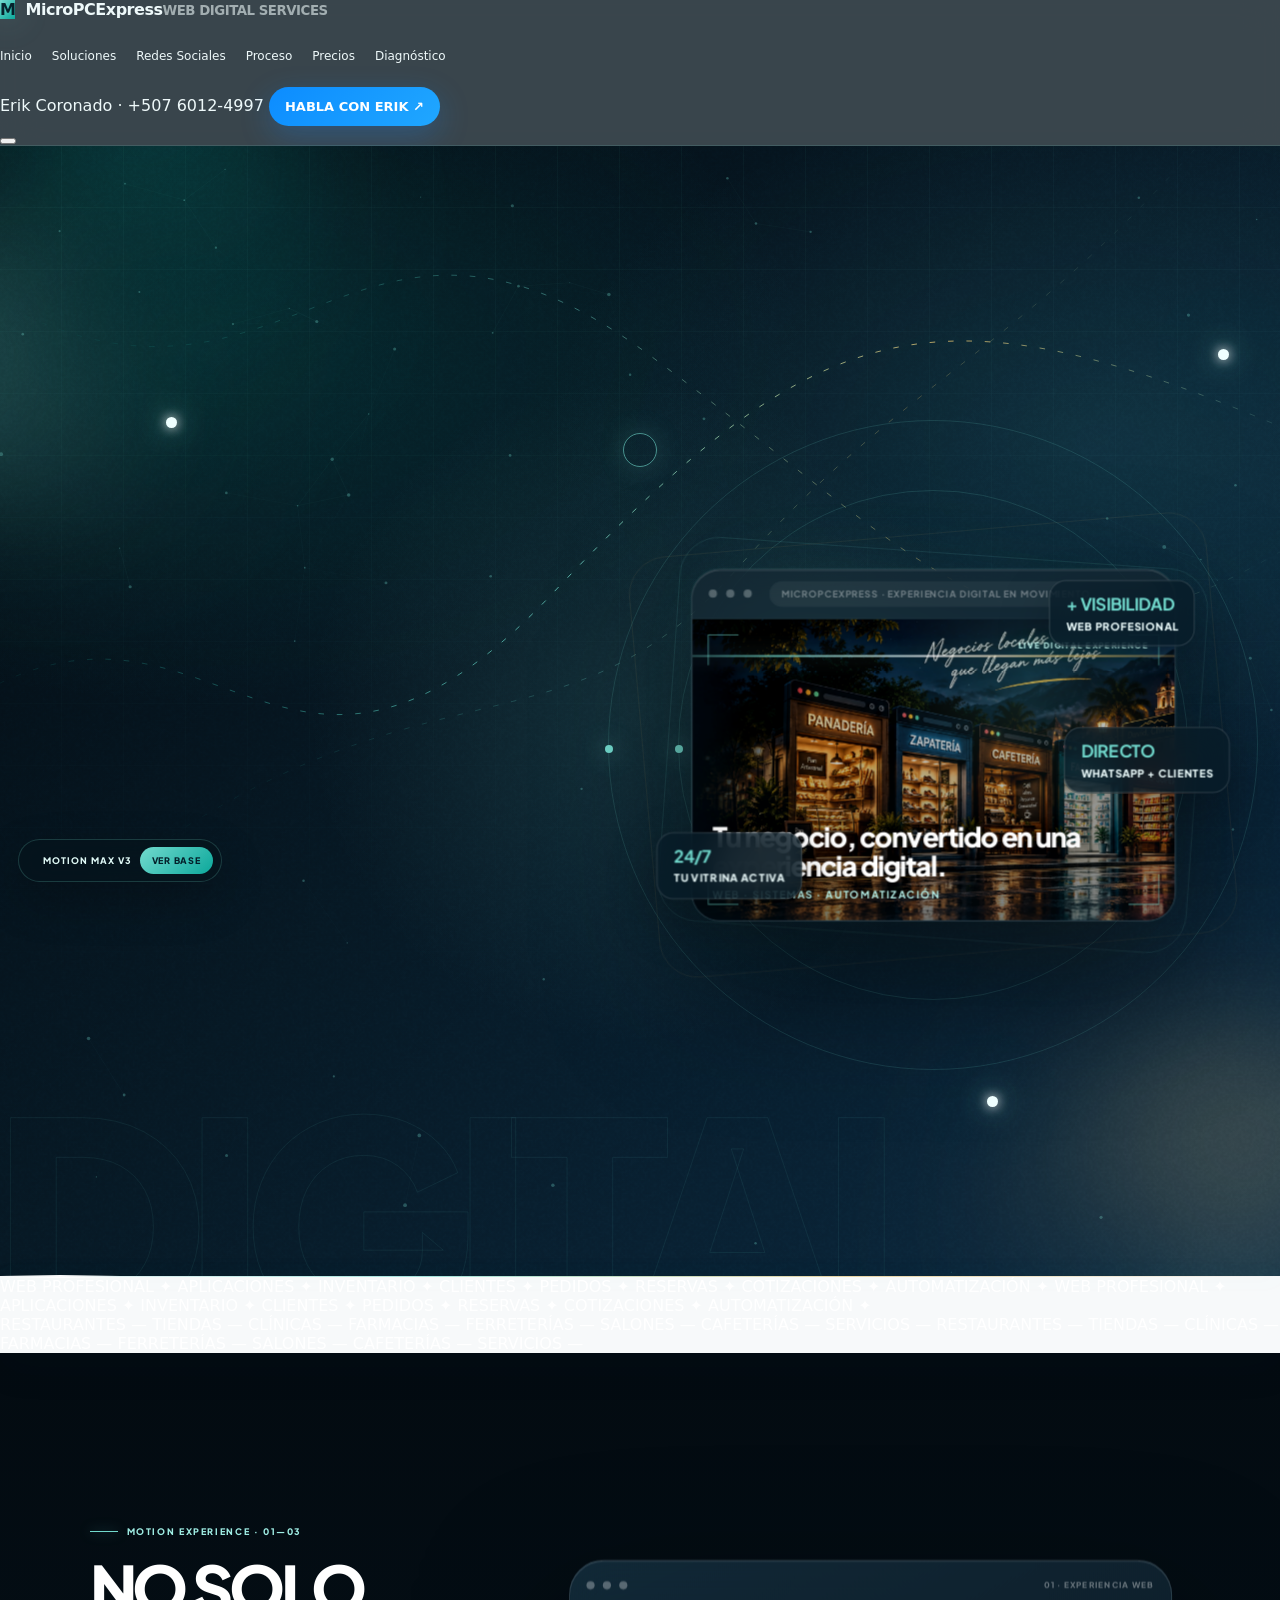
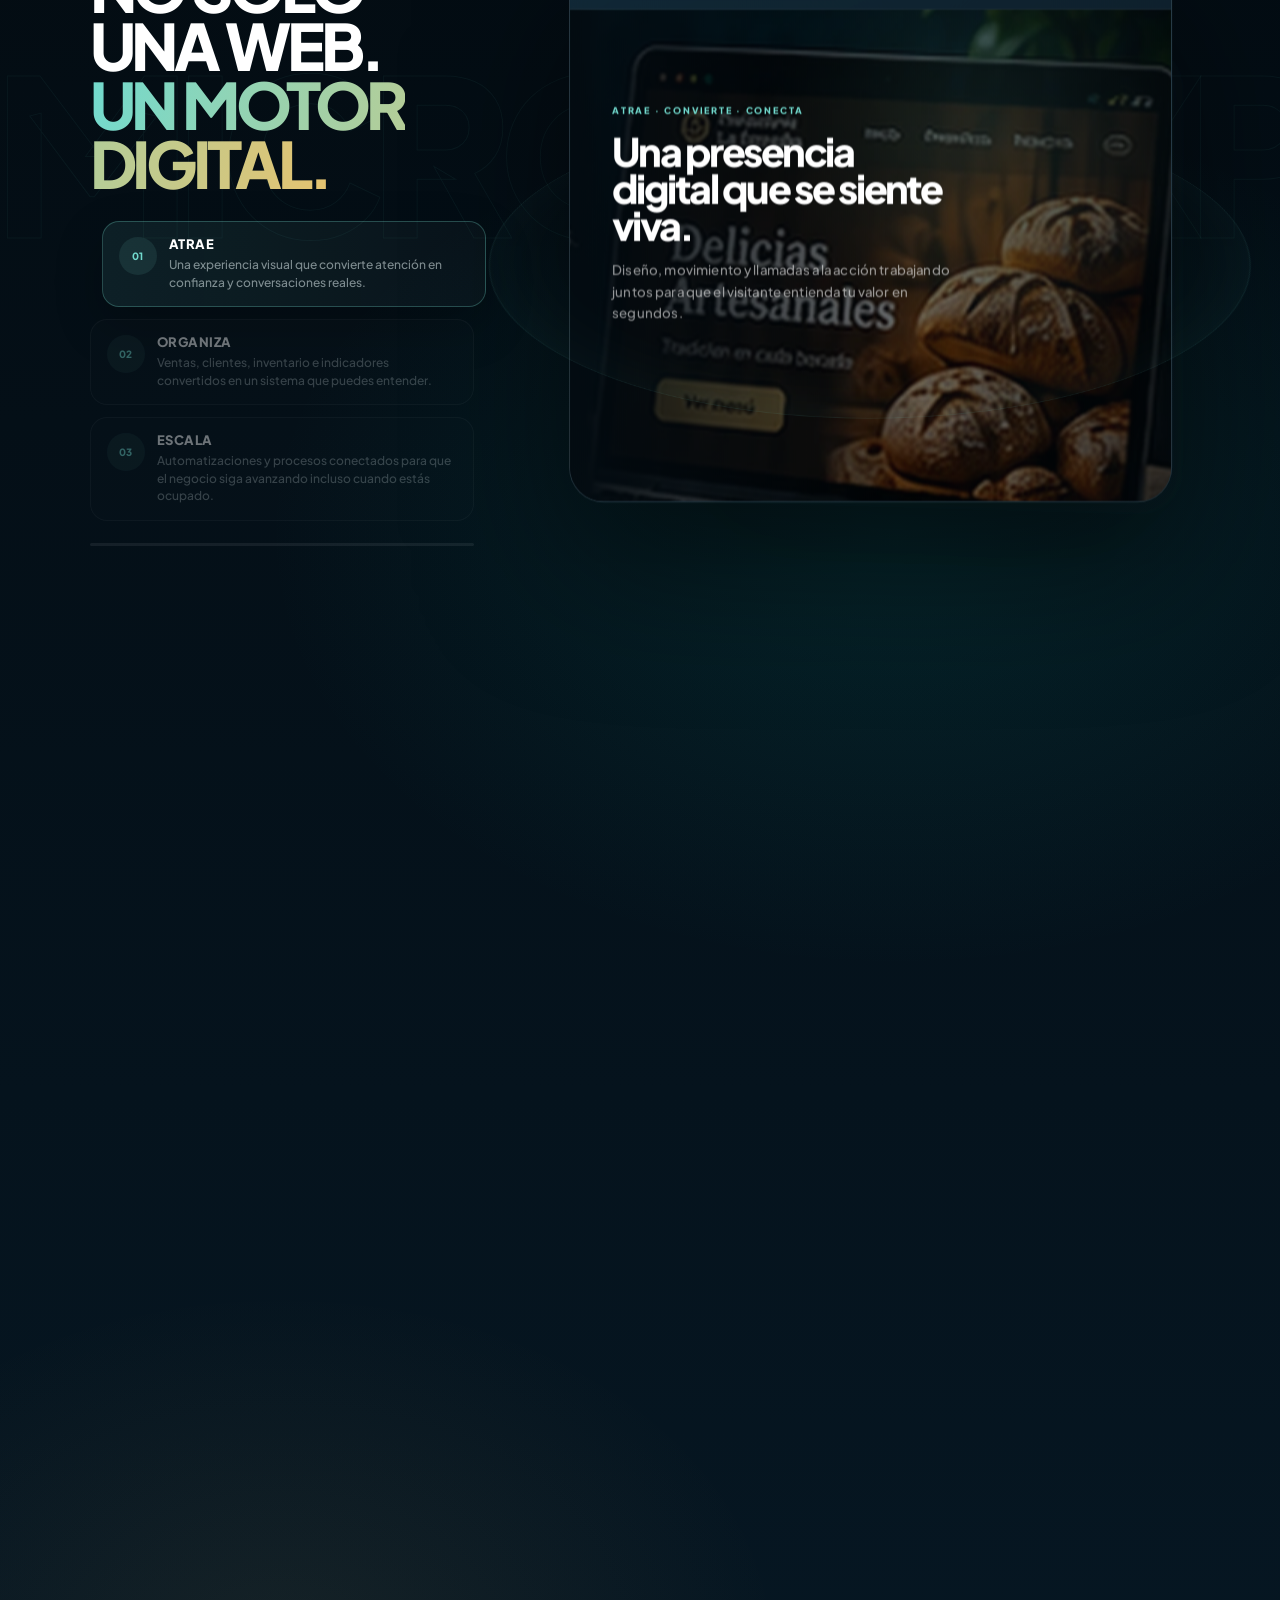
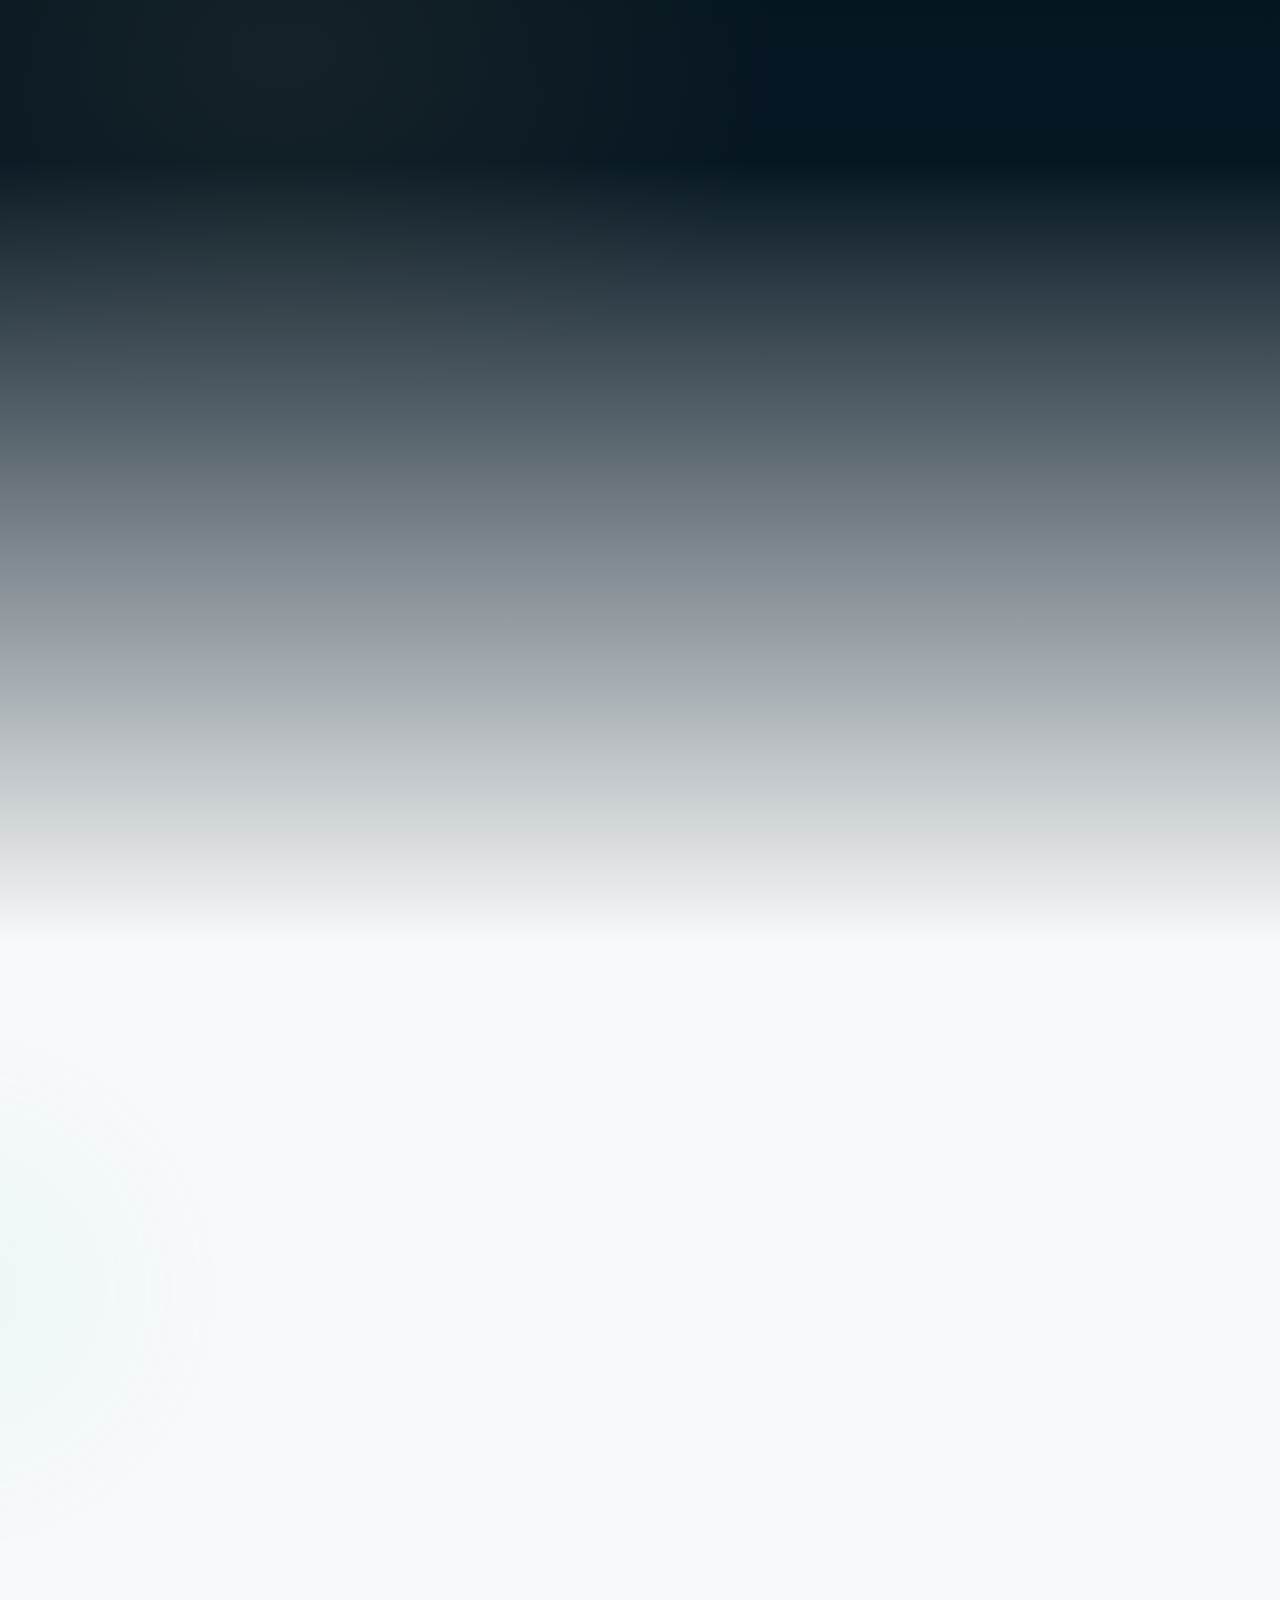
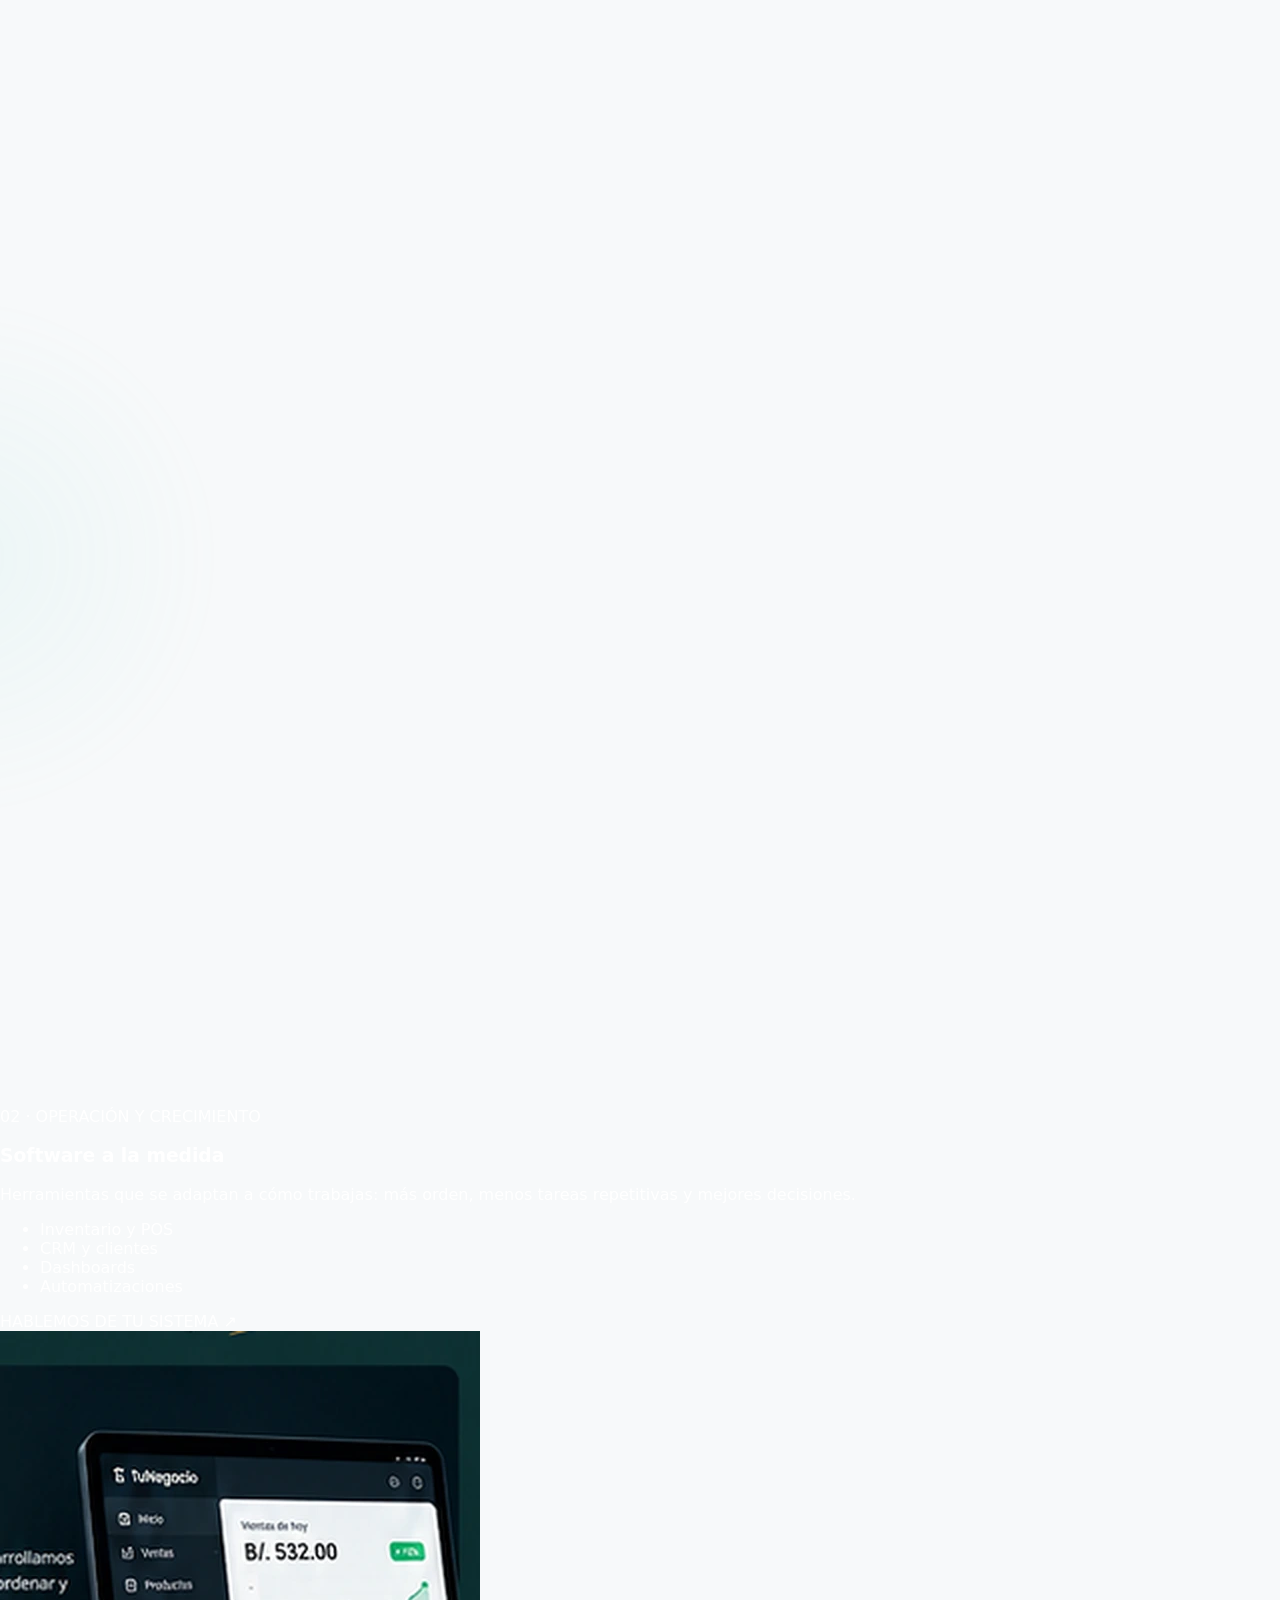
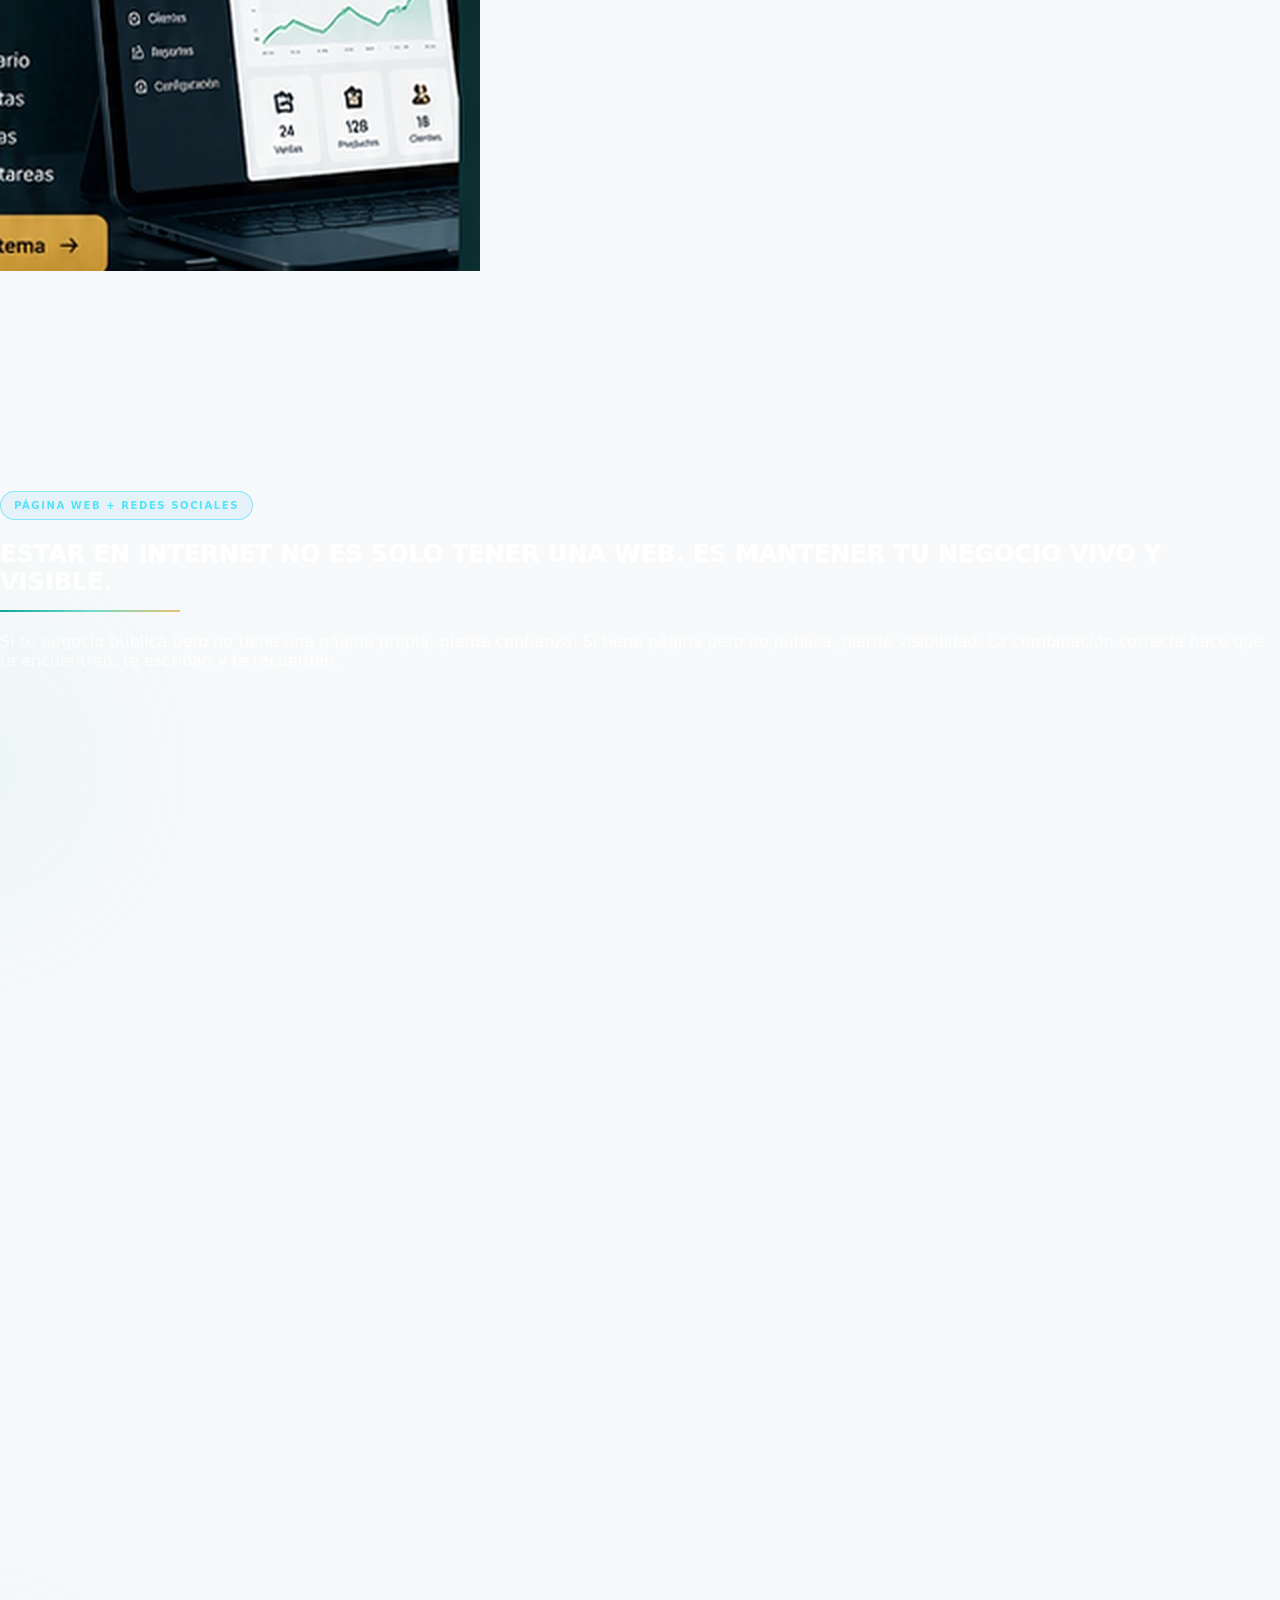
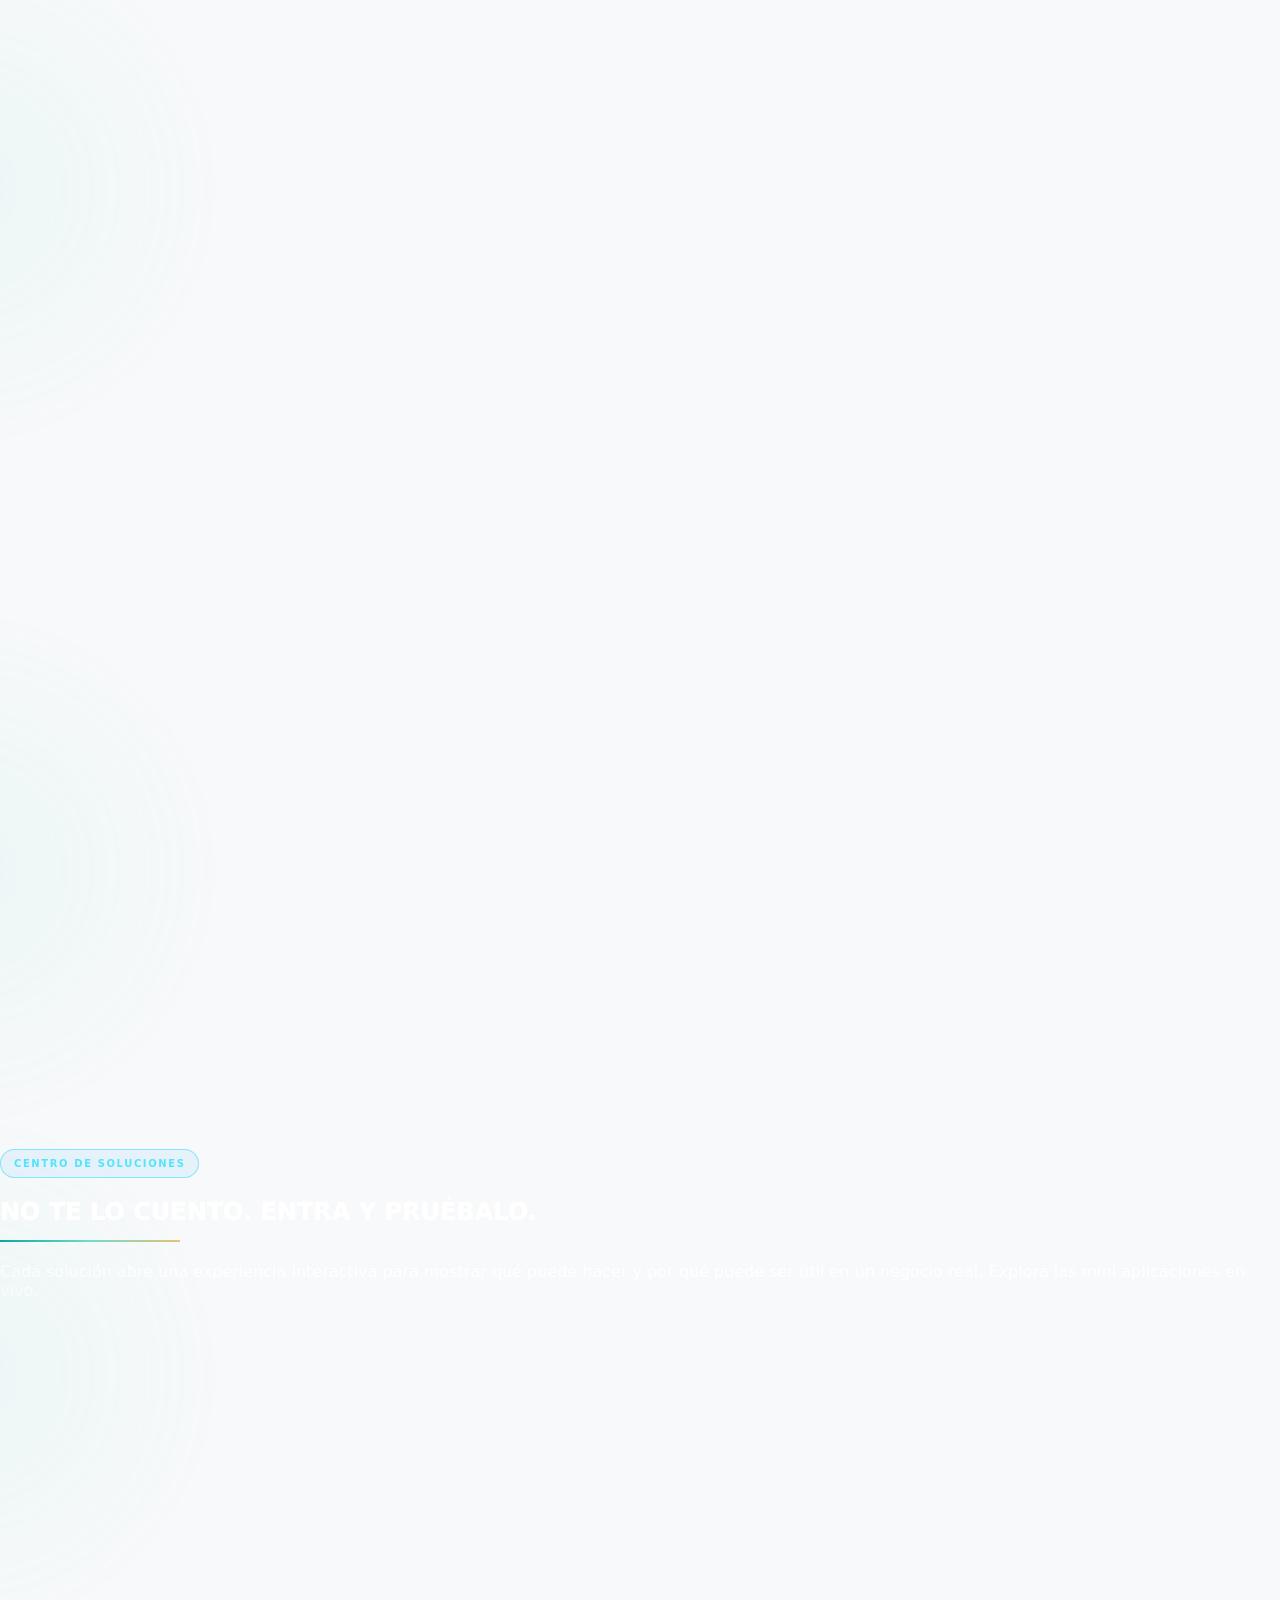
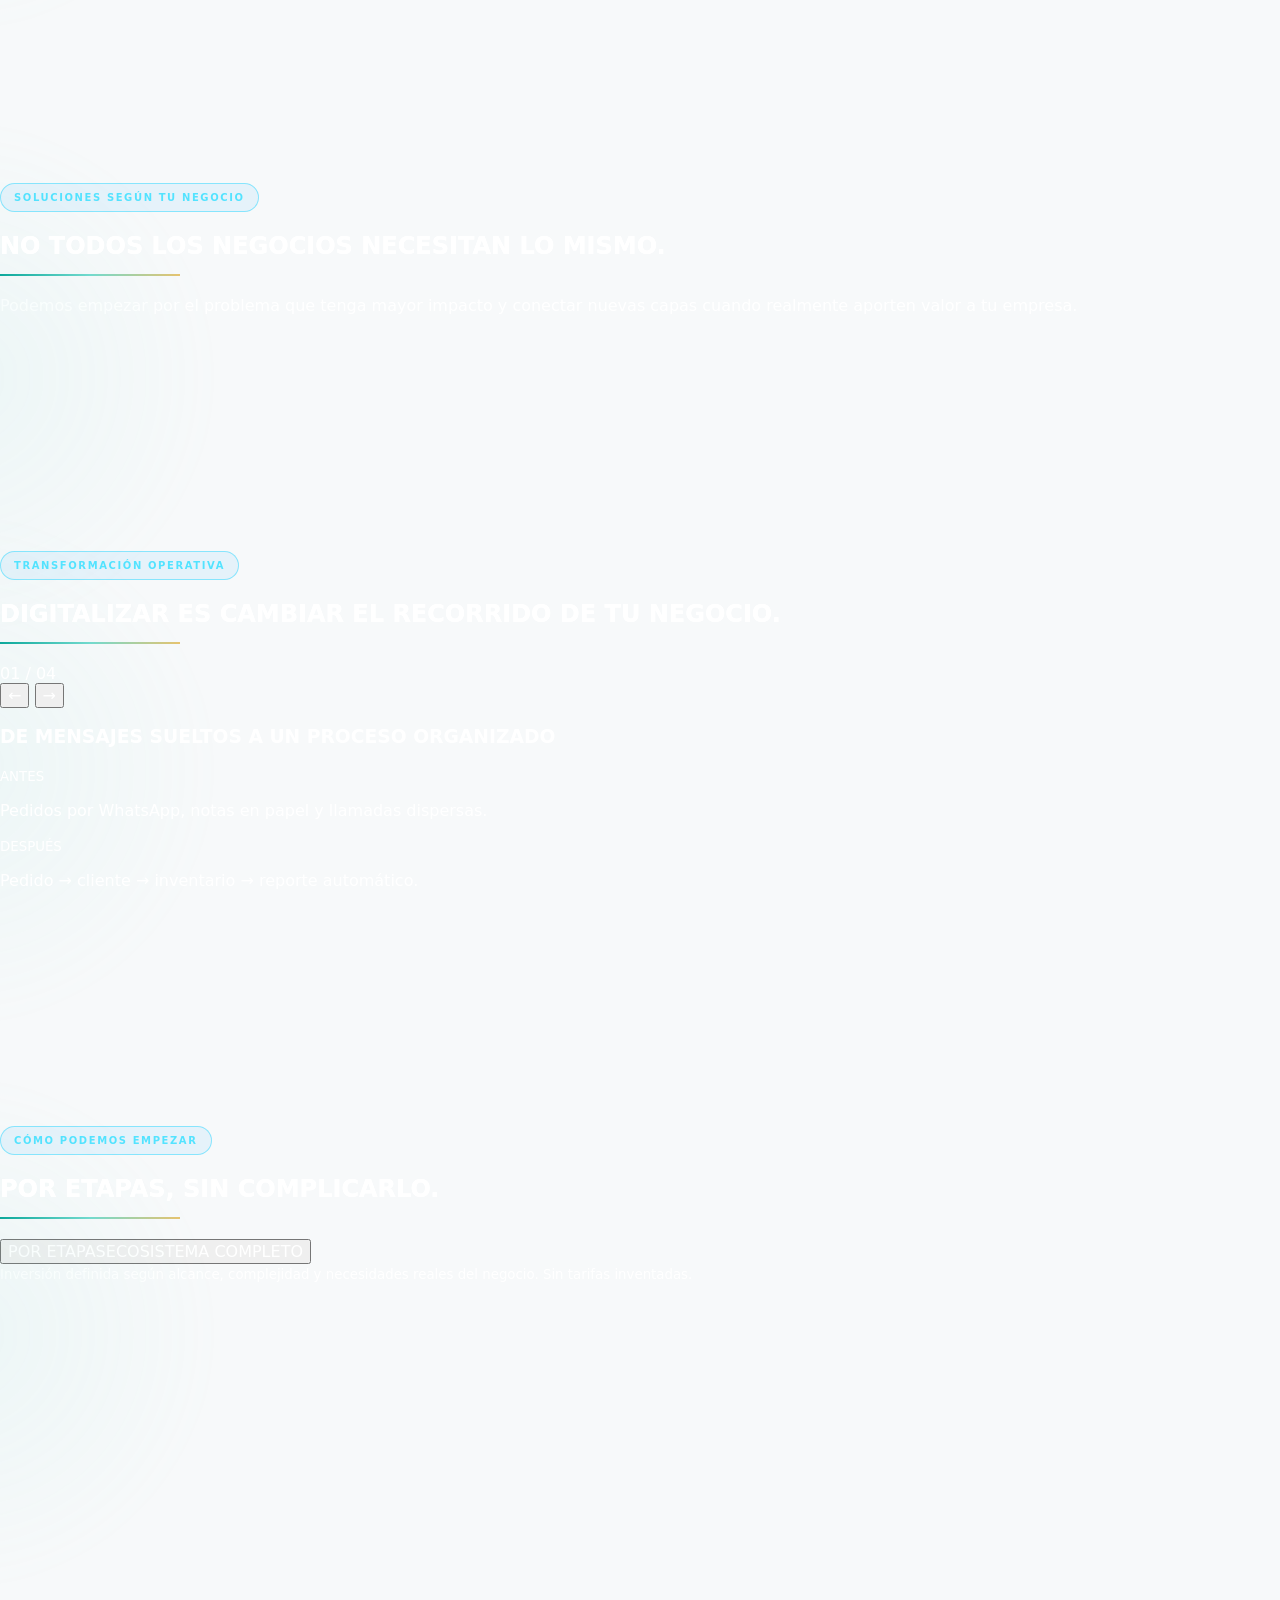
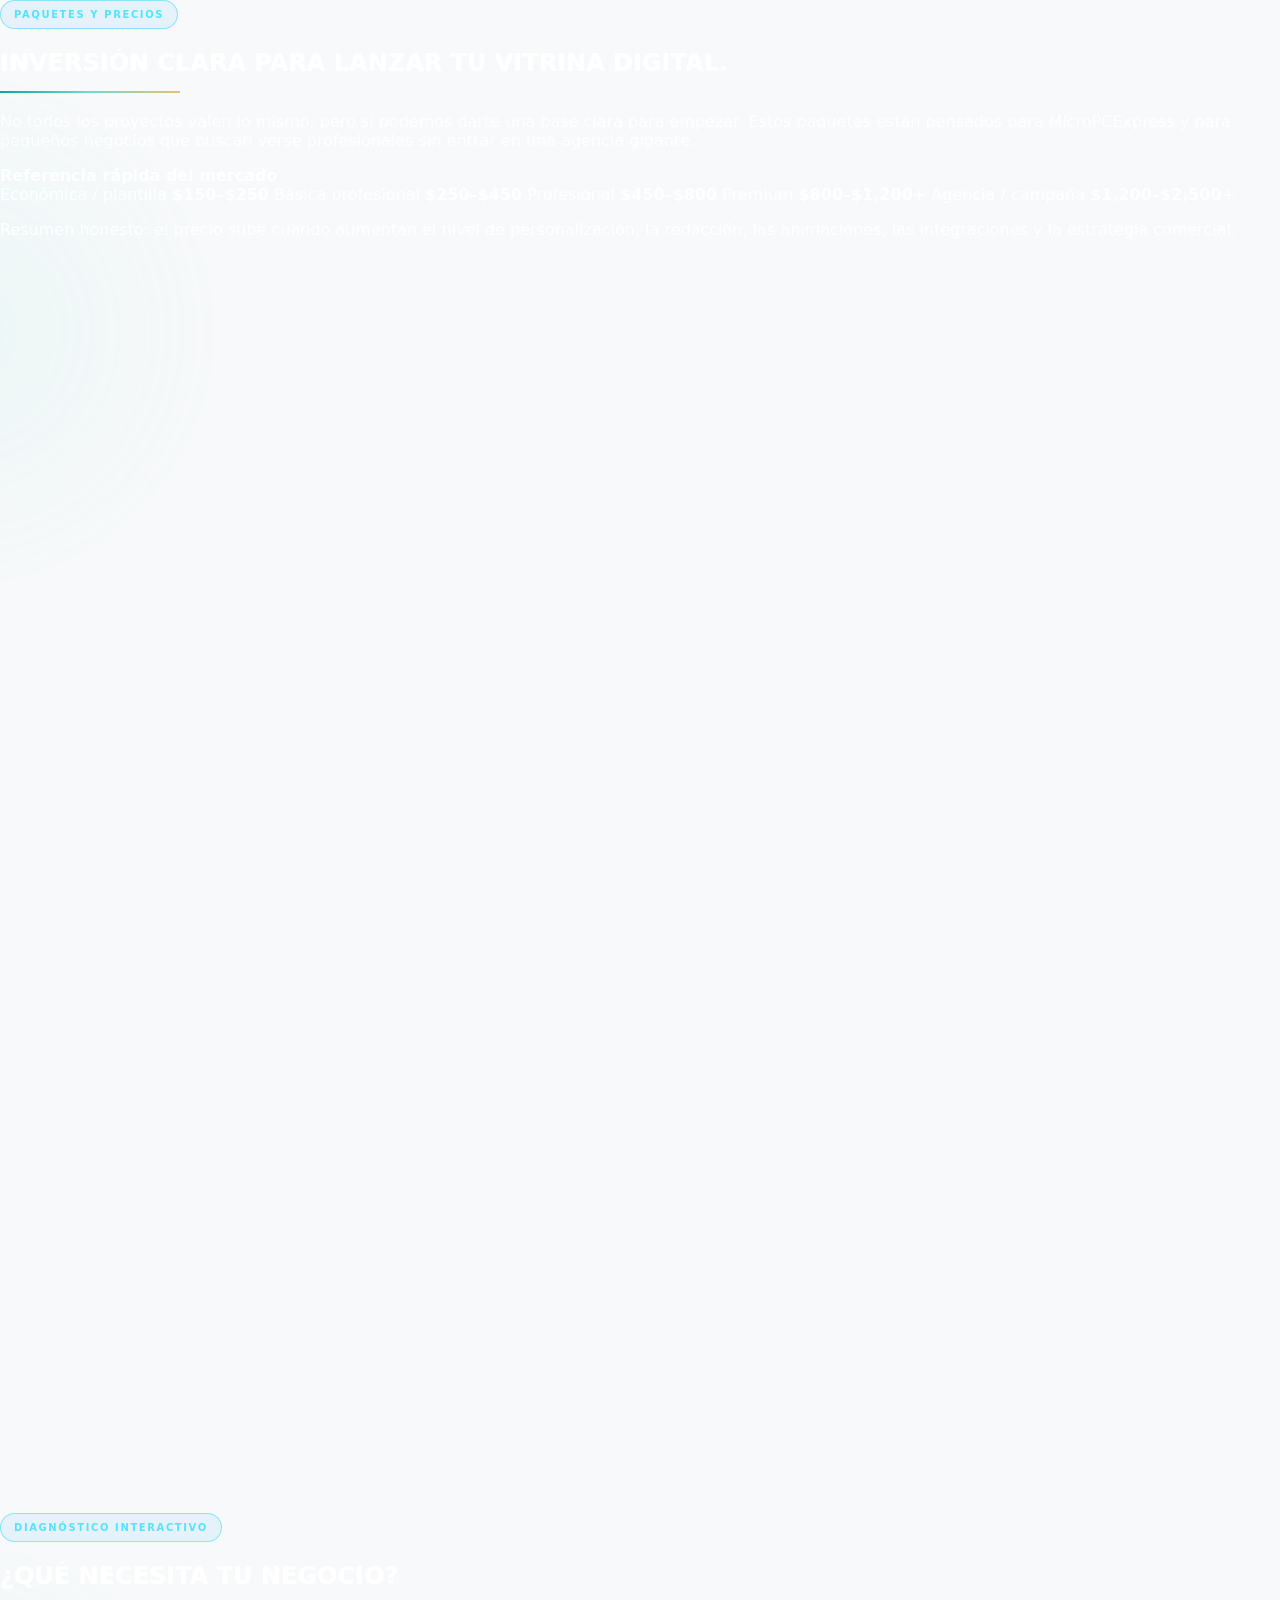
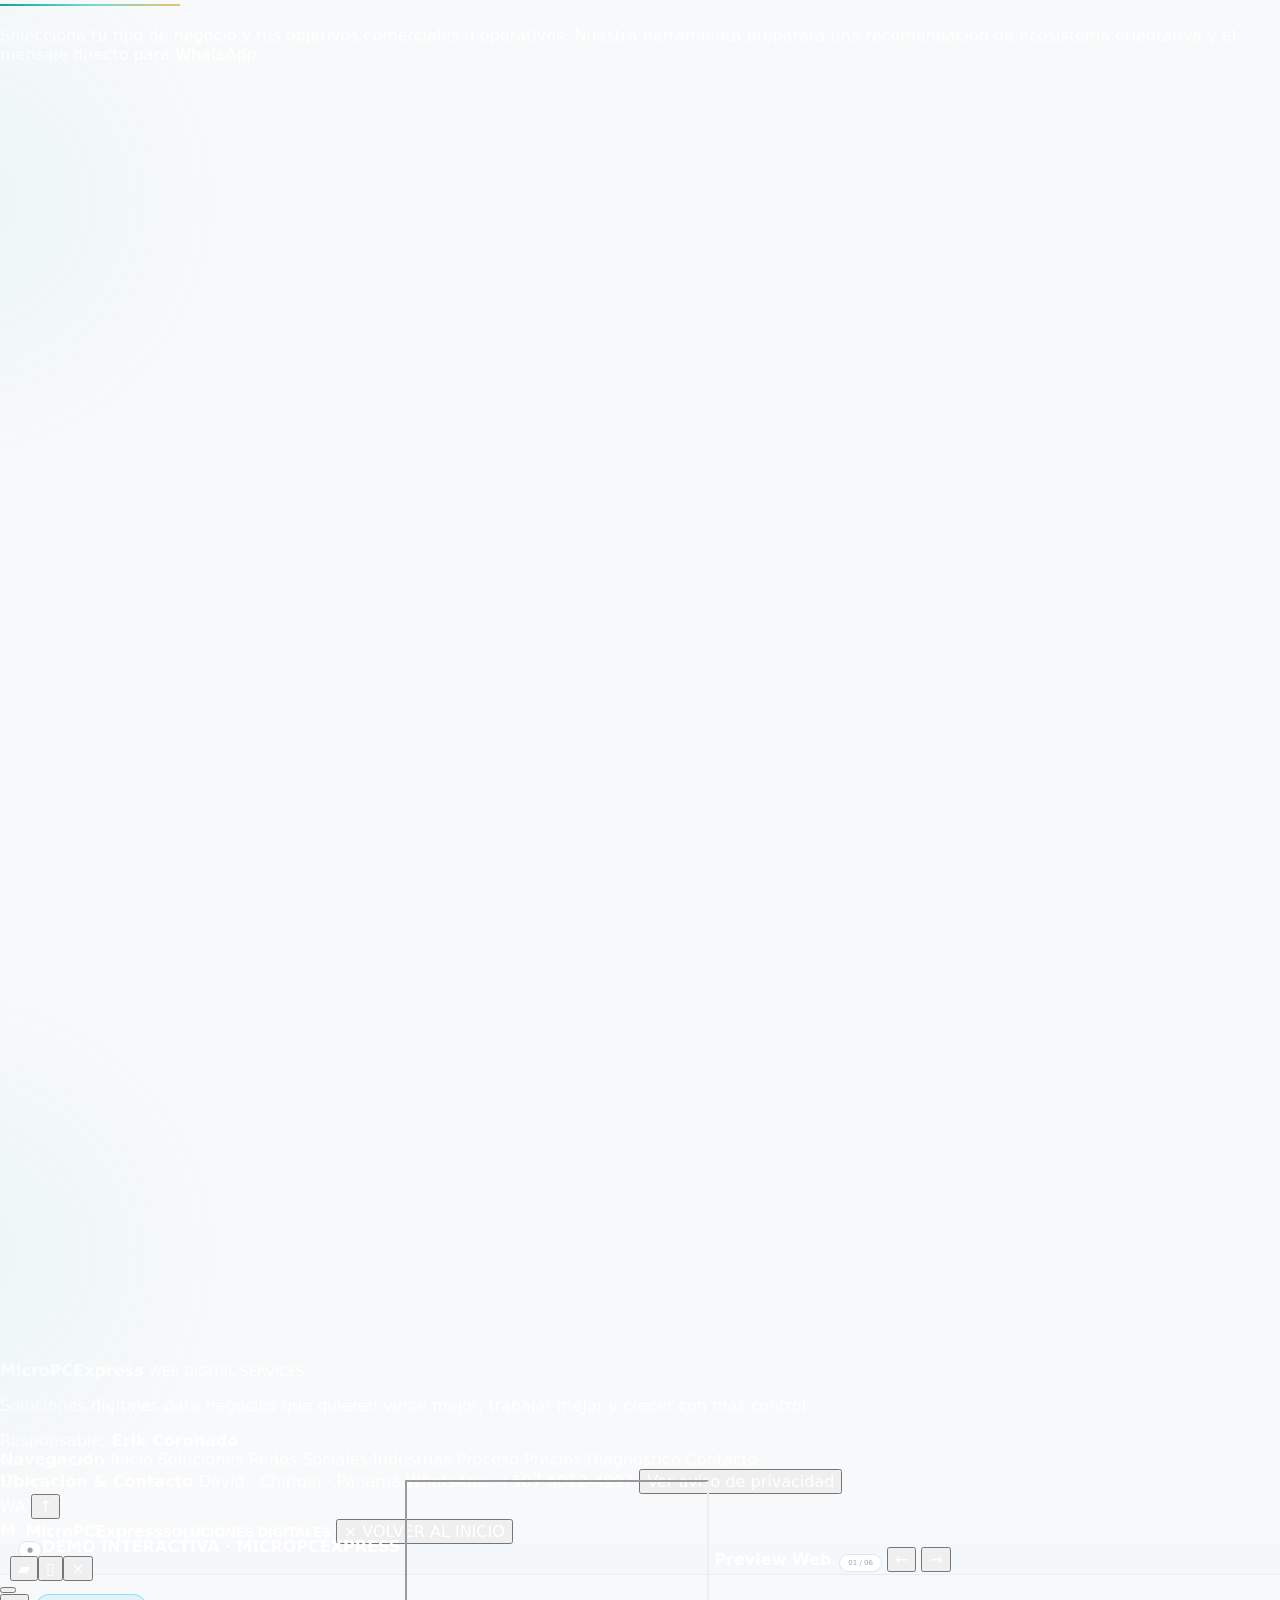
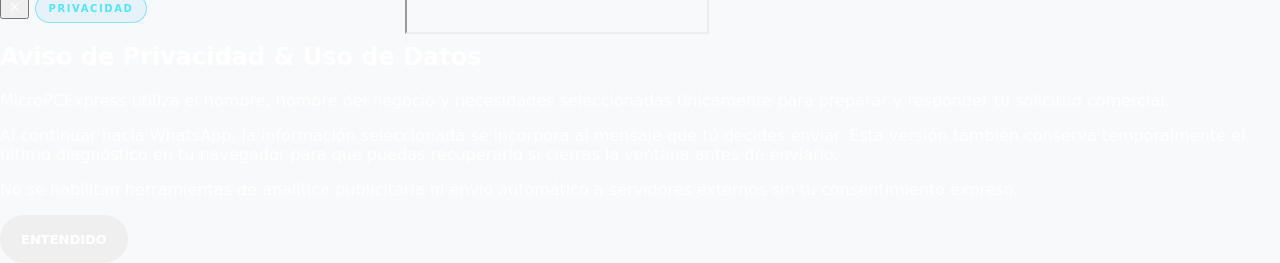
<file: index_before_gap_fix.html>
<!doctype html>
<html lang="es">
<head>
<meta charset="utf-8" />
<meta name="viewport" content="width=device-width,initial-scale=1" />
<meta name="theme-color" content="#071a23" />
<title>MicroPCExpress | Soluciones Digitales para Negocios en Chiriquí, Panamá</title>
<meta name="description" content="MicroPCExpress desarrolla páginas web, aplicaciones móviles, inventario, CRM, pedidos, reservas y sistemas a la medida para negocios en David, Chiriquí, Panamá." />
<meta property="og:title" content="MicroPCExpress | Soluciones Digitales para Negocios" />
<meta property="og:description" content="Páginas web profesionales, e-commerce, aplicaciones y sistemas digitales diseñados para hacer crecer y organizar empresas." />
<meta property="og:type" content="website" />
<meta property="og:locale" content="es_PA" />
<meta property="og:image" content="assets/og-cover.webp" />
<meta property="og:image:width" content="1200" />
<meta property="og:image:height" content="630" />
<meta property="og:image:alt" content="MicroPCExpress — Soluciones Digitales para Negocios" />
<meta name="twitter:card" content="summary_large_image" />
<meta name="twitter:title" content="MicroPCExpress | Soluciones Digitales" />
<meta name="twitter:description" content="Páginas web, aplicaciones, e-commerce y sistemas para negocios en David, Chiriquí, Panamá." />
<meta name="twitter:image" content="assets/og-cover.webp" />
<link rel="canonical" href="/" />
<link rel="icon" href="assets/favicon.svg" type="image/svg+xml" />
<link rel="manifest" href="site.webmanifest" />
<link rel="preconnect" href="https://fonts.googleapis.com" />
<link rel="preconnect" href="https://fonts.gstatic.com" crossorigin />
<link href="https://fonts.googleapis.com/css2?family=DM+Serif+Display&family=Manrope:wght@600;700;800&family=Plus+Jakarta+Sans:wght@400;500;600;700;800&display=swap" rel="stylesheet" />
<link rel="stylesheet" href="styles.css" />
<script type="application/ld+json">{
  "@context":"https://schema.org",
  "@type":"ProfessionalService",
  "name":"MicroPCExpress",
  "description":"Soluciones digitales para pequeños y medianos negocios: páginas web, aplicaciones, inventario, CRM y sistemas a medida.",
  "telephone":"+50760124997",
  "image":"assets/og-cover.webp",
  "url":"/",
  "address":{"@type":"PostalAddress","addressLocality":"David","addressRegion":"Chiriquí","addressCountry":"PA"},
  "areaServed":[{"@type":"City","name":"David"},{"@type":"AdministrativeArea","name":"Chiriquí"},{"@type":"Country","name":"Panamá"}],
  "serviceType":["Páginas web profesionales","eCommerce","Aplicaciones móviles","Sistemas de inventario","CRM","POS","Automatización"]
}</script>

<style id="motion-ultra-style">
:root{--u-navy:#06141e;--u-blue:#0c2946;--u-teal:#0ca89b;--u-cyan:#72dace;--u-cyan2:#4bc6d8;--u-gold:#e6c36f;--u-white:#f8fbfc;--u-mx:50%;--u-my:50%}
html{scroll-behavior:smooth}
body.motion-ultra{overflow-x:hidden;background:#f7f9fa}
body.motion-ultra .header{background:rgba(4,18,27,.78)!important;border-bottom:1px solid rgba(114,218,206,.15)!important;backdrop-filter:blur(18px) saturate(135%);-webkit-backdrop-filter:blur(18px) saturate(135%)}
body.motion-ultra .header .brand strong,body.motion-ultra .header .desktop-nav a,body.motion-ultra .header .header-contact-hint{color:#eef9fa!important}
body.motion-ultra .header .brand small{color:rgba(238,249,250,.58)!important}
body.motion-ultra .header .brand-icon{background:linear-gradient(135deg,var(--u-cyan),var(--u-teal))!important;color:#05212a!important;box-shadow:0 0 34px rgba(114,218,206,.25)}
body.motion-ultra .menu-btn span{background:#fff!important}

/* HERO CINEMATIC */
body.motion-ultra .hero-premium{position:relative;min-height:100svh;display:grid!important;grid-template-columns:minmax(0,1.02fr) minmax(420px,.98fr)!important;align-items:center!important;gap:clamp(30px,4vw,76px)!important;padding:clamp(132px,12vw,170px) clamp(28px,7vw,110px) 86px!important;background:
radial-gradient(900px 520px at 15% 18%,rgba(12,168,155,.17),transparent 68%),
radial-gradient(820px 520px at 86% 26%,rgba(75,198,216,.13),transparent 68%),
linear-gradient(135deg,#030b11 0%,#071925 46%,#0b2940 100%)!important;isolation:isolate;overflow:hidden;color:#fff}
body.motion-ultra .hero-premium::before{content:"";position:absolute;inset:-1px;z-index:-5;background-image:linear-gradient(rgba(114,218,206,.055) 1px,transparent 1px),linear-gradient(90deg,rgba(114,218,206,.055) 1px,transparent 1px);background-size:62px 62px;mask-image:linear-gradient(to bottom,rgba(0,0,0,.72),transparent 88%);animation:uGrid 18s linear infinite}
@keyframes uGrid{to{background-position:62px 62px}}
body.motion-ultra .hero-premium::after{content:"";position:absolute;inset:0;z-index:-4;pointer-events:none;background:radial-gradient(520px circle at var(--u-mx) var(--u-my),rgba(114,218,206,.12),transparent 64%)}
.u-canvas{position:absolute;inset:0;width:100%;height:100%;z-index:-3;opacity:.72;pointer-events:none}
.u-aurora{position:absolute;width:42vw;height:42vw;min-width:540px;min-height:540px;border-radius:50%;filter:blur(64px);opacity:.25;z-index:-2;pointer-events:none;mix-blend-mode:screen}
.u-aurora.a{left:-18vw;top:-14vw;background:conic-gradient(from 40deg,var(--u-teal),transparent,var(--u-cyan),transparent,var(--u-teal));animation:uAuroraA 16s ease-in-out infinite alternate}
.u-aurora.b{right:-18vw;bottom:-23vw;background:conic-gradient(from 180deg,var(--u-cyan2),transparent,var(--u-gold),transparent,var(--u-cyan));animation:uAuroraB 19s ease-in-out infinite alternate}
@keyframes uAuroraA{to{transform:translate(8vw,7vw) scale(1.18) rotate(28deg)}}
@keyframes uAuroraB{to{transform:translate(-8vw,-4vw) scale(.92) rotate(-35deg)}}
.u-noise{position:absolute;inset:0;z-index:-1;opacity:.09;pointer-events:none;background-image:url('assets/motion-noise.png');background-size:340px;mix-blend-mode:soft-light}
body.motion-ultra .hero-mobile-scene,body.motion-ultra .hero-scene,body.motion-ultra .hero-premium-spacer{display:none!important}
body.motion-ultra .hero-premium-copy{position:relative!important;z-index:4!important;max-width:760px!important;margin:0!important;padding:0!important;color:#fff!important}
body.motion-ultra .hero-premium-copy .eyebrow{display:inline-flex!important;align-items:center;gap:10px;padding:9px 14px!important;border:1px solid rgba(114,218,206,.22);border-radius:999px;background:rgba(114,218,206,.06);color:#baf6ef!important;box-shadow:inset 0 0 24px rgba(114,218,206,.035);letter-spacing:.13em!important;animation:uPill 4.5s ease-in-out infinite}
body.motion-ultra .hero-premium-copy .eyebrow::before{content:"";width:7px;height:7px;border-radius:50%;background:var(--u-cyan);box-shadow:0 0 0 5px rgba(114,218,206,.09),0 0 18px rgba(114,218,206,.7);animation:uDot 1.8s ease-in-out infinite}
@keyframes uDot{50%{box-shadow:0 0 0 9px rgba(114,218,206,0),0 0 24px rgba(114,218,206,.95)}}
@keyframes uPill{50%{transform:translateY(-2px)}}
body.motion-ultra .hero-premium h1{font-size:clamp(52px,6.2vw,102px)!important;line-height:.92!important;letter-spacing:-.055em!important;color:#f7fbfd!important;max-width:900px!important;margin:24px 0 24px!important;text-wrap:balance;text-shadow:0 16px 55px rgba(0,0,0,.28)}
body.motion-ultra .hero-premium h1 span{position:relative;display:inline-block;background:radial-gradient(90% 170% at var(--gx,22%) var(--gy,36%),#e9ffff 0%,#72dace 28%,#4bc6d8 52%,#e6c36f 88%);background-size:190% 190%;-webkit-background-clip:text;background-clip:text;color:transparent!important;animation:uGradient 6s ease-in-out infinite;filter:drop-shadow(0 0 24px rgba(114,218,206,.16))}
body.motion-ultra .hero-premium h1 span::after{content:"";position:absolute;left:3%;right:3%;bottom:-8px;height:2px;background:linear-gradient(90deg,transparent,#72dace,#e6c36f,transparent);box-shadow:0 0 18px rgba(114,218,206,.55);transform:scaleX(.55);animation:uUnderline 3.2s ease-in-out infinite}
@keyframes uGradient{0%,100%{--gx:22%;--gy:36%;background-position:0% 45%}40%{--gx:74%;--gy:28%;background-position:85% 35%}72%{--gx:46%;--gy:78%;background-position:52% 88%}}
@keyframes uUnderline{50%{transform:scaleX(1)}}
body.motion-ultra .hero-premium-copy>p{max-width:690px!important;color:rgba(236,247,250,.74)!important;font-size:clamp(17px,1.35vw,21px)!important;line-height:1.7!important}
body.motion-ultra .hero-actions{gap:12px!important;margin-top:30px!important;display:flex!important;flex-wrap:wrap}
body.motion-ultra .hero-actions .btn{min-height:58px!important;border-radius:999px!important;padding:0 24px!important;position:relative;overflow:hidden;isolation:isolate;border:1px solid rgba(255,255,255,.16)!important;transition:transform .25s ease,box-shadow .25s ease,border-color .25s ease!important}
body.motion-ultra .hero-actions .btn.primary{background:linear-gradient(135deg,#72dace 0%,#0ca89b 58%,#087c74 100%)!important;color:#04171f!important;box-shadow:0 14px 40px rgba(12,168,155,.26)}
body.motion-ultra .hero-actions .hero-ghost{background:rgba(255,255,255,.035)!important;color:#f7fbfc!important;backdrop-filter:blur(10px)}
body.motion-ultra .hero-actions .btn::after{content:"";position:absolute;inset:-140% -40%;z-index:-1;background:linear-gradient(105deg,transparent 42%,rgba(255,255,255,.48) 50%,transparent 58%);transform:translateX(-68%) rotate(8deg);transition:transform .8s cubic-bezier(.2,.8,.2,1)}
body.motion-ultra .hero-actions .btn:hover::after{transform:translateX(72%) rotate(8deg)}
body.motion-ultra .hero-actions .btn:hover{box-shadow:0 18px 50px rgba(12,168,155,.35);border-color:rgba(114,218,206,.4)!important}
body.motion-ultra .hero-contact-row{margin-top:34px!important;padding-top:20px!important;border-top:1px solid rgba(255,255,255,.1)!important;color:rgba(230,245,248,.52)!important;display:flex!important;flex-wrap:wrap!important;gap:18px!important;font-size:12px!important;letter-spacing:.06em}

/* right hand live visual */
.u-visual{position:relative;z-index:4;min-height:610px;display:flex;align-items:center;justify-content:center;perspective:1500px;transform-style:preserve-3d}
.u-browser-wrap{position:relative;width:min(92%,680px);transform:rotateY(var(--u-ry,0deg)) rotateX(var(--u-rx,0deg)) translate3d(var(--u-tx,0px),calc(var(--u-ty,0px) + var(--u-scroll-y,0px)),0);transform-style:preserve-3d;transition:transform .18s ease-out;animation:uFloat 6s ease-in-out infinite}
@keyframes uFloat{50%{margin-top:-16px}}
.u-browser-glow{position:absolute;inset:6% 4% -4% 8%;border-radius:36px;background:linear-gradient(135deg,rgba(114,218,206,.45),rgba(75,198,216,.14),rgba(230,195,111,.2));filter:blur(50px);opacity:.48;z-index:-1;animation:uPulse 5s ease-in-out infinite}
@keyframes uPulse{50%{opacity:.72;transform:scale(1.04)}}
.u-browser{position:relative;border-radius:28px;overflow:hidden;border:1px solid rgba(255,255,255,.15);background:rgba(7,25,37,.62);box-shadow:0 40px 100px rgba(0,0,0,.45),inset 0 1px 0 rgba(255,255,255,.12);backdrop-filter:blur(20px);transform:translateZ(35px)}
.u-browser::after{content:"";position:absolute;inset:0;pointer-events:none;background:linear-gradient(115deg,transparent 34%,rgba(255,255,255,.08) 47%,transparent 59%);transform:translateX(-120%);animation:uSheen 6.7s ease-in-out infinite}
@keyframes uSheen{0%,55%{transform:translateX(-120%)}75%,100%{transform:translateX(120%)}}
.u-browser-bar{height:48px;display:flex;align-items:center;gap:9px;padding:0 16px;border-bottom:1px solid rgba(255,255,255,.08);background:rgba(255,255,255,.035)}
.u-browser-bar i{width:8px;height:8px;border-radius:50%;background:rgba(255,255,255,.28)}
.u-browser-address{margin-left:8px;flex:1;height:25px;border-radius:999px;background:rgba(255,255,255,.055);display:flex;align-items:center;padding:0 12px;color:rgba(255,255,255,.38);font:700 9px/1 'Plus Jakarta Sans';letter-spacing:.08em;overflow:hidden}
.u-screen{position:relative;aspect-ratio:16/10;overflow:hidden;background:#0a2434}
.u-screen img{width:100%;height:100%;object-fit:cover;display:block;filter:saturate(.92) contrast(1.06) brightness(.77);transform:scale(1.04);animation:uScreen 12s ease-in-out infinite alternate}
@keyframes uScreen{to{transform:scale(1.11) translate3d(-1.5%,1%,0)}}
.u-screen::after{content:"";position:absolute;inset:0;background:linear-gradient(180deg,transparent 42%,rgba(4,16,24,.42)),radial-gradient(circle at 70% 20%,rgba(114,218,206,.16),transparent 36%)}
.u-screen-ui{position:absolute;inset:0;padding:20px;display:flex;flex-direction:column;justify-content:flex-end;z-index:2}
.u-screen-ui strong{font:800 clamp(20px,2.1vw,34px)/1.05 'Plus Jakarta Sans';letter-spacing:-.045em;color:#fff;max-width:390px;text-shadow:0 10px 28px rgba(0,0,0,.35)}
.u-screen-ui span{margin-top:10px;color:#b8f4ed;font:700 10px/1 'Plus Jakarta Sans';letter-spacing:.14em;text-transform:uppercase}
.u-chip{position:absolute;z-index:9;padding:12px 15px;border:1px solid rgba(255,255,255,.15);border-radius:16px;background:rgba(8,28,40,.74);backdrop-filter:blur(16px);box-shadow:0 18px 48px rgba(0,0,0,.25);font:800 10px/1.25 'Plus Jakarta Sans';letter-spacing:.06em;color:#eafafa;text-transform:uppercase;transform:translateZ(90px);animation:uChip 5s ease-in-out infinite}
.u-chip b{display:block;color:#72dace;font-size:16px;letter-spacing:-.02em;margin-bottom:4px}
.u-chip.c1{top:5%;right:-2%;animation-delay:-1s}.u-chip.c2{bottom:8%;left:-5%;animation-delay:-2.4s}.u-chip.c3{top:45%;right:-9%;animation-delay:-3.2s}
@keyframes uChip{50%{transform:translateZ(90px) translateY(-11px)}}
.u-ring{position:absolute;border:1px solid rgba(114,218,206,.15);border-radius:50%;pointer-events:none;animation:uRing 10s linear infinite}
.u-ring.r1{width:510px;height:510px}.u-ring.r2{width:650px;height:650px;animation-direction:reverse;animation-duration:14s}
.u-ring::before{content:"";position:absolute;top:50%;left:-4px;width:8px;height:8px;border-radius:50%;background:#72dace;box-shadow:0 0 22px rgba(114,218,206,.9)}
@keyframes uRing{to{transform:rotate(360deg)}}

/* cinematic section transition */
.u-divider{height:1px;background:linear-gradient(90deg,transparent,rgba(114,218,206,.6),rgba(230,195,111,.6),transparent);box-shadow:0 0 20px rgba(114,218,206,.22);position:relative;overflow:visible}
.u-divider::after{content:"";position:absolute;top:-1px;width:120px;height:3px;background:linear-gradient(90deg,transparent,#fff,transparent);filter:blur(.4px);animation:uScanner 4s linear infinite}
@keyframes uScanner{from{left:-140px}to{left:calc(100% + 140px)}}

/* global premium motion */
body.motion-ultra .ticker{position:relative;z-index:3;box-shadow:0 14px 40px rgba(7,25,37,.08)}
body.motion-ultra .section{position:relative}
body.motion-ultra .section::before{content:"";position:absolute;width:520px;height:520px;border-radius:50%;background:radial-gradient(circle,rgba(114,218,206,.08),transparent 70%);filter:blur(12px);left:-300px;top:12%;pointer-events:none}
.u-reveal{opacity:0;transform:translate3d(0,44px,0) scale(.985);filter:blur(10px);transition:opacity .95s ease,transform .95s cubic-bezier(.2,.78,.2,1),filter .95s ease}
.u-reveal.u-in{opacity:1;transform:none;filter:none}
body.motion-ultra .why-premium-grid article,body.motion-ultra .core-service-card,body.motion-ultra .price-card,body.motion-ultra .presence-copy,body.motion-ultra .presence-visual{position:relative;overflow:hidden;isolation:isolate;transition:transform .35s cubic-bezier(.2,.8,.2,1),box-shadow .35s ease,border-color .35s ease}
body.motion-ultra .u-cardfx::after{content:"";position:absolute;inset:0;border-radius:inherit;pointer-events:none;z-index:0;background:radial-gradient(360px circle at var(--cx,50%) var(--cy,50%),rgba(114,218,206,.22),transparent 65%);opacity:0;transition:opacity .3s ease}
body.motion-ultra .u-cardfx:hover::after{opacity:1}
body.motion-ultra .u-cardfx:hover{transform:translateY(-8px);box-shadow:0 28px 70px rgba(12,41,70,.16)}
body.motion-ultra .u-cardfx>*{position:relative;z-index:1}
body.motion-ultra img{transition:transform .75s cubic-bezier(.2,.8,.2,1),filter .55s ease}
body.motion-ultra .core-service-card:hover img,body.motion-ultra .presence-visual:hover img{transform:scale(1.035)}
body.motion-ultra .section-head h2{position:relative}
body.motion-ultra .section-head h2::after{content:"";display:block;margin-top:14px;width:min(180px,32%);height:2px;background:linear-gradient(90deg,#0ca89b,#72dace,#e6c36f);transform-origin:left;transform:scaleX(0);transition:transform 1.1s cubic-bezier(.2,.8,.2,1)}
body.motion-ultra .section-head.u-in h2::after,body.motion-ultra .section-head.visible h2::after{transform:scaleX(1)}

/* cursor */
.u-cursor,.u-cursor-dot{position:fixed;left:0;top:0;pointer-events:none;z-index:100000;border-radius:50%;display:none}
@media (hover:hover) and (pointer:fine){.u-cursor{display:block;width:34px;height:34px;border:1px solid rgba(114,218,206,.6);box-shadow:0 0 28px rgba(114,218,206,.18);transform:translate(-50%,-50%);transition:width .2s,height .2s,border-color .2s,background .2s}.u-cursor-dot{display:block;width:5px;height:5px;background:#72dace;box-shadow:0 0 15px rgba(114,218,206,.9);transform:translate(-50%,-50%)}body.u-hover .u-cursor{width:56px;height:56px;background:rgba(114,218,206,.08);border-color:rgba(114,218,206,.35)}}

.u-mode{position:fixed;left:18px;bottom:18px;z-index:100001;display:flex;align-items:center;gap:8px;padding:7px 8px 7px 12px;border:1px solid rgba(114,218,206,.2);border-radius:999px;background:rgba(5,20,29,.82);backdrop-filter:blur(16px);color:#dff8f5;font:800 9px/1 'Plus Jakarta Sans';letter-spacing:.11em;text-transform:uppercase;box-shadow:0 18px 46px rgba(0,0,0,.24)}
.u-mode button{border:0;border-radius:999px;padding:9px 12px;background:linear-gradient(135deg,#72dace,#0ca89b);color:#04202a;font:900 9px/1 'Plus Jakarta Sans';letter-spacing:.08em;cursor:pointer}
body:not(.motion-ultra) .u-canvas,body:not(.motion-ultra) .u-aurora,body:not(.motion-ultra) .u-noise,body:not(.motion-ultra) .u-visual,body:not(.motion-ultra) .u-divider,body:not(.motion-ultra) .u-cursor,body:not(.motion-ultra) .u-cursor-dot{display:none!important}
body:not(.motion-ultra) .u-mode{background:rgba(247,249,250,.92);color:#0c2946;border-color:rgba(12,41,70,.15)}

@media(max-width:1080px){body.motion-ultra .hero-premium{grid-template-columns:1fr!important;min-height:auto!important;padding-top:140px!important}.u-visual{min-height:500px}.u-browser-wrap{width:min(92%,760px)}body.motion-ultra .hero-premium h1{font-size:clamp(50px,8vw,86px)!important}.u-chip.c3{right:-1%}}
@media(max-width:700px){body.motion-ultra .hero-premium{padding:118px 20px 68px!important;gap:28px!important}.u-visual{min-height:340px}.u-ring{display:none}.u-chip{padding:9px 10px;font-size:8px}.u-chip b{font-size:13px}.u-chip.c1{right:0}.u-chip.c2{left:0}.u-chip.c3{right:0}.u-browser{border-radius:20px}.u-browser-bar{height:38px}.u-browser-address{height:21px}.u-mode{left:10px;bottom:10px}.u-cursor,.u-cursor-dot{display:none!important}}
@media(prefers-reduced-motion:reduce){.u-mode{display:none}.u-canvas,.u-cursor,.u-cursor-dot{display:none!important}body.motion-ultra *{animation-duration:.001ms!important;animation-iteration-count:1!important;scroll-behavior:auto!important}.u-reveal{opacity:1!important;transform:none!important;filter:none!important}}

/* ===== MOTION MAX V3 — CINEMATIC / SCROLLYTELLING LAYER ===== */
body.motion-ultra{--mx-accent:#72dace;--mx-gold:#e6c36f;--mx-dark:#02080d}
body.motion-ultra::before{content:"";position:fixed;inset:0;pointer-events:none;z-index:9998;background:radial-gradient(520px circle at var(--u-mx) var(--u-my),rgba(114,218,206,.055),transparent 68%);mix-blend-mode:multiply}

/* cinematic boot */
.u-boot{position:fixed;inset:0;z-index:200000;display:grid;place-items:center;background:#02080d;color:#fff;overflow:hidden;transition:opacity .65s ease,visibility .65s ease}
.u-boot.off{opacity:0;visibility:hidden;pointer-events:none}
.u-boot::before{content:"";position:absolute;inset:-15%;background:repeating-linear-gradient(90deg,rgba(114,218,206,.035) 0 1px,transparent 1px 64px),repeating-linear-gradient(0deg,rgba(114,218,206,.035) 0 1px,transparent 1px 64px);transform:perspective(600px) rotateX(62deg) translateY(24%);transform-origin:center bottom;animation:mxBootGrid 2.2s linear infinite}
@keyframes mxBootGrid{to{background-position:64px 64px}}
.u-boot-core{position:relative;text-align:center;z-index:2;width:min(920px,90vw)}
.u-boot-logo{width:88px;height:88px;margin:0 auto 28px;border-radius:26px;display:grid;place-items:center;font:900 42px/1 'Plus Jakarta Sans';color:#061820;background:linear-gradient(135deg,#dffffb,#72dace 52%,#0ca89b);box-shadow:0 0 0 1px rgba(255,255,255,.35),0 0 70px rgba(114,218,206,.32);animation:mxBootLogo 1.2s cubic-bezier(.2,.9,.2,1) both}
@keyframes mxBootLogo{0%{opacity:0;transform:scale(.55) rotate(-12deg);filter:blur(15px)}70%{transform:scale(1.06) rotate(2deg)}100%{opacity:1;transform:none;filter:none}}
.u-boot-kicker{font:800 10px/1 'Plus Jakarta Sans';letter-spacing:.28em;color:#72dace;text-transform:uppercase;opacity:.8}
.u-boot-title{margin:14px 0 18px;font:800 clamp(38px,7vw,88px)/.9 'Plus Jakarta Sans';letter-spacing:-.075em;text-transform:uppercase;background:linear-gradient(90deg,#fff 0 38%,#72dace 54%,#e6c36f 76%,#fff);background-size:180% auto;-webkit-background-clip:text;background-clip:text;color:transparent;animation:mxBootText 2s ease both,mxBootShine 2.8s linear infinite}
@keyframes mxBootText{from{opacity:0;transform:translateY(32px);filter:blur(18px)}to{opacity:1;transform:none;filter:none}}
@keyframes mxBootShine{to{background-position:180% center}}
.u-boot-sub{font:700 11px/1 'Plus Jakarta Sans';letter-spacing:.18em;color:rgba(255,255,255,.48);text-transform:uppercase}
.u-boot-line{height:2px;width:min(620px,76vw);margin:28px auto 0;background:rgba(255,255,255,.07);overflow:hidden;position:relative}
.u-boot-line::after{content:"";position:absolute;inset:0;background:linear-gradient(90deg,#0ca89b,#72dace,#e6c36f);transform-origin:left;animation:mxBootProgress 2.05s cubic-bezier(.15,.7,.15,1) both}
@keyframes mxBootProgress{from{transform:scaleX(0)}to{transform:scaleX(1)}}
.u-boot-skip{position:absolute;right:22px;bottom:20px;border:1px solid rgba(255,255,255,.13);background:rgba(255,255,255,.04);color:rgba(255,255,255,.62);border-radius:999px;padding:10px 14px;font:800 9px/1 'Plus Jakarta Sans';letter-spacing:.12em;cursor:pointer}

/* extra hero energy */
.u-hero-word{position:absolute;left:-.03em;bottom:-.19em;z-index:-1;font:900 clamp(150px,23vw,390px)/.78 'Plus Jakarta Sans';letter-spacing:-.09em;color:transparent;-webkit-text-stroke:1px rgba(114,218,206,.075);white-space:nowrap;pointer-events:none;animation:mxHeroWord 12s ease-in-out infinite alternate}
@keyframes mxHeroWord{to{transform:translateX(-3vw);-webkit-text-stroke-color:rgba(230,195,111,.08)}}
.u-energy{position:absolute;inset:0;z-index:-1;pointer-events:none;overflow:visible;opacity:.82}
.u-energy path{fill:none;stroke:url(#mxLine);stroke-width:1.2;stroke-dasharray:7 16;animation:mxDash 11s linear infinite;filter:drop-shadow(0 0 7px rgba(114,218,206,.45))}
.u-energy .p2{animation-duration:15s;animation-direction:reverse;opacity:.55}.u-energy .p3{animation-duration:9s;opacity:.35}
@keyframes mxDash{to{stroke-dashoffset:-460}}
.u-flare{position:absolute;width:11px;height:11px;border-radius:50%;background:#efffff;box-shadow:0 0 12px #fff,0 0 30px #72dace,0 0 70px rgba(114,218,206,.7);z-index:8;pointer-events:none}
.u-flare.f1{left:13%;top:24%;animation:mxFlare1 7s ease-in-out infinite}.u-flare.f2{right:4%;top:18%;animation:mxFlare2 9s ease-in-out infinite}.u-flare.f3{right:22%;bottom:15%;animation:mxFlare3 6s ease-in-out infinite}
@keyframes mxFlare1{50%{transform:translate(40px,80px) scale(.45);opacity:.2}}@keyframes mxFlare2{50%{transform:translate(-90px,36px) scale(1.8);opacity:.25}}@keyframes mxFlare3{50%{transform:translate(30px,-70px) scale(.65);opacity:.35}}
body.motion-ultra .hero-premium h1{position:relative}
body.motion-ultra .hero-premium h1::before{content:"";position:absolute;left:-34px;top:-30px;width:72px;height:72px;border-left:1px solid rgba(114,218,206,.35);border-top:1px solid rgba(114,218,206,.35);border-radius:20px 0 0 0;opacity:.45;animation:mxCorner 4s ease-in-out infinite}
@keyframes mxCorner{50%{transform:translate(-5px,-5px);opacity:.8}}

/* stronger 3d visual */
.u-browser-wrap::before,.u-browser-wrap::after{content:"";position:absolute;inset:-9%;border-radius:42px;z-index:-3;border:1px solid rgba(114,218,206,.12);transform:translateZ(-80px) rotate(4deg);animation:mxFrame 9s ease-in-out infinite alternate}
.u-browser-wrap::after{inset:-17%;border-color:rgba(230,195,111,.08);transform:translateZ(-140px) rotate(-5deg);animation-delay:-3s}
@keyframes mxFrame{to{transform:translateZ(-80px) rotate(-4deg) scale(1.02)}}
.u-browser{box-shadow:0 55px 135px rgba(0,0,0,.58),0 0 0 1px rgba(114,218,206,.08),inset 0 1px 0 rgba(255,255,255,.14)!important}
.u-screen::before{content:"";position:absolute;z-index:3;left:-15%;right:-15%;height:2px;top:12%;background:linear-gradient(90deg,transparent,#72dace,#fff,#e6c36f,transparent);box-shadow:0 0 20px rgba(114,218,206,.65);opacity:.75;animation:mxScanScreen 4.8s ease-in-out infinite}
@keyframes mxScanScreen{0%,12%{top:8%;opacity:0}25%{opacity:.85}78%{top:88%;opacity:.45}100%{top:94%;opacity:0}}
.u-hud{position:absolute;inset:15px;z-index:5;pointer-events:none}
.u-hud-corner{position:absolute;width:30px;height:30px;border-color:rgba(114,218,206,.55);border-style:solid}.u-hud-corner.a{left:0;top:0;border-width:1px 0 0 1px}.u-hud-corner.b{right:0;top:0;border-width:1px 1px 0 0}.u-hud-corner.c{left:0;bottom:0;border-width:0 0 1px 1px}.u-hud-corner.d{right:0;bottom:0;border-width:0 1px 1px 0}
.u-hud-label{position:absolute;top:7px;right:10px;color:#c7fff8;font:800 8px/1 'Plus Jakarta Sans';letter-spacing:.16em;text-transform:uppercase;text-shadow:0 0 14px rgba(114,218,206,.6)}

/* metric ribbon */
.u-metrics{display:grid;grid-template-columns:repeat(3,1fr);gap:10px;margin-top:28px;max-width:690px}
.u-metric{position:relative;padding:14px 16px;border-radius:15px;border:1px solid rgba(255,255,255,.09);background:rgba(255,255,255,.035);overflow:hidden;backdrop-filter:blur(14px)}
.u-metric::after{content:"";position:absolute;inset:auto -25% 0;height:1px;background:linear-gradient(90deg,transparent,#72dace,transparent);animation:mxMetric 3.2s linear infinite}
@keyframes mxMetric{from{transform:translateX(-40%)}to{transform:translateX(40%)}}
.u-metric b{display:block;color:#fff;font:800 22px/1 'Plus Jakarta Sans';letter-spacing:-.05em}.u-metric small{display:block;margin-top:6px;color:rgba(230,245,248,.48);font:700 8px/1 'Plus Jakarta Sans';letter-spacing:.12em;text-transform:uppercase}

/* SCROLL STORY */
.u-story{height:310vh;position:relative;background:#030b11;color:#fff;isolation:isolate;overflow:clip}
.u-story::before{content:"";position:absolute;inset:0;background:radial-gradient(900px 620px at 70% 28%,rgba(12,168,155,.13),transparent 70%),radial-gradient(700px 500px at 22% 68%,rgba(230,195,111,.07),transparent 72%),linear-gradient(180deg,#030b11,#061723 72%,#f7f9fa 100%);z-index:-3}
.u-story::after{content:"MICROPCEXPRESS";position:absolute;left:-.03em;top:32vh;font:900 clamp(110px,17vw,280px)/1 'Plus Jakarta Sans';letter-spacing:-.08em;color:transparent;-webkit-text-stroke:1px rgba(114,218,206,.055);white-space:nowrap;z-index:-2;transform:translateX(calc(var(--story-p,0) * -24vw));transition:transform .08s linear}
.u-story-sticky{position:sticky;top:0;height:100vh;display:grid;grid-template-columns:minmax(330px,.75fr) minmax(520px,1.25fr);gap:clamp(28px,6vw,100px);align-items:center;padding:110px clamp(26px,7vw,110px) 54px}
.u-story-copy{position:relative;z-index:3}.u-story-eyebrow{display:inline-flex;align-items:center;gap:9px;color:#9eece3;font:800 9px/1 'Plus Jakarta Sans';letter-spacing:.18em;text-transform:uppercase}.u-story-eyebrow::before{content:"";width:28px;height:1px;background:#72dace;box-shadow:0 0 12px rgba(114,218,206,.6)}
.u-story-title{margin:22px 0 28px;font:800 clamp(44px,5vw,82px)/.92 'Plus Jakarta Sans';letter-spacing:-.065em;text-transform:uppercase}.u-story-title span{background:linear-gradient(100deg,#72dace,#e6c36f);-webkit-background-clip:text;background-clip:text;color:transparent}
.u-story-steps{display:grid;gap:12px;margin-top:28px}.u-story-step{display:grid;grid-template-columns:38px 1fr;gap:12px;padding:15px 16px;border:1px solid rgba(255,255,255,.08);border-radius:17px;background:rgba(255,255,255,.025);opacity:.42;transform:translateX(0);transition:.45s ease}.u-story-step.active{opacity:1;transform:translateX(12px);border-color:rgba(114,218,206,.28);background:linear-gradient(90deg,rgba(114,218,206,.09),rgba(255,255,255,.025));box-shadow:0 18px 48px rgba(0,0,0,.22)}
.u-story-step em{font:800 10px/38px 'Plus Jakarta Sans';font-style:normal;width:38px;height:38px;text-align:center;border-radius:50%;background:rgba(114,218,206,.1);color:#72dace}.u-story-step b{display:block;font:800 13px/1.1 'Plus Jakarta Sans';letter-spacing:.04em}.u-story-step p{margin:5px 0 0;color:rgba(232,245,248,.52);font:500 12px/1.45 'Plus Jakarta Sans'}
.u-story-progress{height:3px;background:rgba(255,255,255,.07);border-radius:99px;margin-top:22px;overflow:hidden}.u-story-progress i{display:block;height:100%;width:calc(var(--story-p,0) * 100%);background:linear-gradient(90deg,#0ca89b,#72dace,#e6c36f);box-shadow:0 0 18px rgba(114,218,206,.55)}
.u-story-stage{height:min(70vh,680px);position:relative;perspective:1500px;transform-style:preserve-3d}
.u-story-orbit{position:absolute;left:50%;top:50%;width:min(58vw,760px);aspect-ratio:1;border-radius:50%;border:1px solid rgba(114,218,206,.11);transform:translate(-50%,-50%) rotateX(67deg);box-shadow:0 0 90px rgba(114,218,206,.055) inset}.u-story-orbit::after{content:"";position:absolute;left:12%;top:50%;width:9px;height:9px;border-radius:50%;background:#72dace;box-shadow:0 0 22px #72dace;animation:mxOrbitDot 8s linear infinite}@keyframes mxOrbitDot{to{transform:rotate(360deg);transform-origin:290px center}}
.u-story-screen{position:absolute;inset:8% 4%;border-radius:34px;border:1px solid rgba(255,255,255,.13);background:linear-gradient(155deg,rgba(13,40,56,.84),rgba(5,17,26,.92));backdrop-filter:blur(22px);box-shadow:0 55px 140px rgba(0,0,0,.52),inset 0 1px rgba(255,255,255,.12);overflow:hidden;transform-style:preserve-3d;transition:opacity .5s ease,transform .75s cubic-bezier(.2,.8,.2,1),filter .5s ease;opacity:0;filter:blur(16px);transform:translate3d(0,70px,-120px) rotateX(10deg) scale(.9)}
.u-story-screen.active{opacity:1;filter:none;transform:translate3d(0,0,35px) rotateX(0) scale(1)}
.u-story-screen.prev{opacity:.16;filter:blur(6px);transform:translate3d(-10%,-10%,-100px) rotateY(9deg) scale(.91)}
.u-story-screen.next{opacity:.12;filter:blur(8px);transform:translate3d(10%,10%,-120px) rotateY(-9deg) scale(.88)}
.u-story-bar{height:48px;display:flex;align-items:center;gap:8px;padding:0 16px;border-bottom:1px solid rgba(255,255,255,.08);background:rgba(255,255,255,.025)}.u-story-bar i{width:8px;height:8px;border-radius:50%;background:rgba(255,255,255,.3)}.u-story-bar span{margin-left:auto;color:rgba(255,255,255,.36);font:800 8px/1 'Plus Jakarta Sans';letter-spacing:.14em;text-transform:uppercase}
.u-web-scene{height:calc(100% - 48px);position:relative;overflow:hidden}.u-web-scene img{width:100%;height:100%;object-fit:cover;filter:brightness(.56) saturate(1.05);transform:scale(1.05)}.u-web-scene::after{content:"";position:absolute;inset:0;background:linear-gradient(90deg,rgba(3,11,17,.88) 2%,rgba(3,11,17,.25) 58%,rgba(3,11,17,.48)),radial-gradient(circle at 70% 24%,rgba(114,218,206,.16),transparent 42%)}
.u-web-copy{position:absolute;left:7%;top:18%;z-index:2;max-width:58%}.u-web-copy small{color:#72dace;font:800 9px/1 'Plus Jakarta Sans';letter-spacing:.18em}.u-web-copy strong{display:block;margin:14px 0;font:800 clamp(28px,3vw,50px)/.96 'Plus Jakarta Sans';letter-spacing:-.06em}.u-web-copy p{color:rgba(255,255,255,.57);font:500 13px/1.6 'Plus Jakarta Sans'}
.u-dash{height:calc(100% - 48px);padding:22px;display:grid;grid-template-columns:1.1fr .9fr;grid-template-rows:auto 1fr;gap:14px}.u-kpis{grid-column:1/-1;display:grid;grid-template-columns:repeat(4,1fr);gap:10px}.u-kpi,.u-chart,.u-list{border:1px solid rgba(255,255,255,.07);border-radius:18px;background:rgba(255,255,255,.035);padding:14px;position:relative;overflow:hidden}.u-kpi b{font:800 clamp(21px,2.4vw,36px)/1 'Plus Jakarta Sans';letter-spacing:-.05em}.u-kpi span{display:block;margin-top:6px;color:rgba(255,255,255,.42);font:700 8px/1 'Plus Jakarta Sans';letter-spacing:.12em;text-transform:uppercase}.u-kpi::after{content:"";position:absolute;left:0;right:0;bottom:0;height:2px;background:linear-gradient(90deg,#0ca89b,#72dace);transform-origin:left;animation:mxKpi 3s ease-in-out infinite alternate}@keyframes mxKpi{from{transform:scaleX(.18)}to{transform:scaleX(.9)}}
.u-chart{display:flex;align-items:flex-end;gap:9px;padding-top:54px}.u-chart::before{content:"EVOLUCIÓN DE VENTAS";position:absolute;top:16px;left:16px;color:rgba(255,255,255,.46);font:800 8px/1 'Plus Jakarta Sans';letter-spacing:.12em}.u-chart i{flex:1;border-radius:8px 8px 2px 2px;background:linear-gradient(180deg,#72dace,#0ca89b);height:var(--h);box-shadow:0 0 18px rgba(114,218,206,.14);animation:mxBar 2.4s ease-in-out infinite alternate;animation-delay:var(--d)}@keyframes mxBar{to{height:calc(var(--h) * .72)}}
.u-list strong{font:800 10px/1 'Plus Jakarta Sans';letter-spacing:.12em;color:#72dace}.u-list ul{list-style:none;padding:0;margin:16px 0 0;display:grid;gap:10px}.u-list li{display:grid;grid-template-columns:1fr auto;gap:8px;padding-bottom:9px;border-bottom:1px solid rgba(255,255,255,.06);font:700 10px/1 'Plus Jakarta Sans';color:rgba(255,255,255,.66)}.u-list li b{color:#fff}
.u-auto{height:calc(100% - 48px);display:grid;place-items:center;position:relative}.u-auto-ring{position:absolute;width:72%;aspect-ratio:1;border:1px solid rgba(114,218,206,.12);border-radius:50%;animation:mxAutoRing 18s linear infinite}.u-auto-ring.r2{width:54%;animation-direction:reverse;animation-duration:12s}.u-auto-ring::before{content:"";position:absolute;top:50%;left:-5px;width:10px;height:10px;border-radius:50%;background:#72dace;box-shadow:0 0 24px #72dace}@keyframes mxAutoRing{to{transform:rotate(360deg)}}
.u-auto-core{width:210px;aspect-ratio:1;border-radius:50%;display:grid;place-items:center;text-align:center;padding:28px;background:radial-gradient(circle at 34% 28%,rgba(114,218,206,.22),rgba(7,27,39,.95) 58%);border:1px solid rgba(114,218,206,.24);box-shadow:0 0 90px rgba(114,218,206,.16),inset 0 0 50px rgba(114,218,206,.08);z-index:2}.u-auto-core b{font:800 24px/.95 'Plus Jakarta Sans';letter-spacing:-.04em}.u-auto-core span{color:#72dace;font:800 8px/1.4 'Plus Jakarta Sans';letter-spacing:.14em;text-transform:uppercase}
.u-auto-node{position:absolute;padding:11px 14px;border-radius:14px;background:rgba(8,29,42,.88);border:1px solid rgba(255,255,255,.08);font:800 9px/1 'Plus Jakarta Sans';letter-spacing:.08em;color:#dffffb;box-shadow:0 16px 40px rgba(0,0,0,.25);animation:mxNode 4s ease-in-out infinite}.u-auto-node.n1{left:8%;top:20%}.u-auto-node.n2{right:8%;top:22%;animation-delay:-1s}.u-auto-node.n3{left:10%;bottom:16%;animation-delay:-2s}.u-auto-node.n4{right:10%;bottom:18%;animation-delay:-3s}@keyframes mxNode{50%{transform:translateY(-12px);border-color:rgba(114,218,206,.28)}}

/* more kinetic section transitions */
body.motion-ultra .section-head h2,body.motion-ultra .manifesto h2{background-image:linear-gradient(90deg,currentColor 0 84%,#0ca89b 94%,#72dace);background-size:180% 100%;background-position:0 0;transition:background-position 1.2s ease;-webkit-background-clip:text;background-clip:text}
body.motion-ultra .section-head.u-in h2{background-position:70% 0}
body.motion-ultra .why-premium-grid article::before{content:"";position:absolute;inset:-60% 70% -60% -35%;background:linear-gradient(90deg,transparent,rgba(255,255,255,.5),transparent);transform:skewX(-20deg);opacity:0;transition:1s ease}.why-premium-grid article:hover::before{left:120%;right:-30%;opacity:.45}
body.motion-ultra .pricing .featured{animation:mxFeatured 4.8s ease-in-out infinite}@keyframes mxFeatured{50%{transform:translateY(-7px);box-shadow:0 32px 90px rgba(12,168,155,.18)}}

/* base-mode exclusions */
body:not(.motion-ultra) .u-story,body:not(.motion-ultra) .u-hero-word,body:not(.motion-ultra) .u-energy,body:not(.motion-ultra) .u-flare,body:not(.motion-ultra) .u-metrics,body:not(.motion-ultra) .u-hud{display:none!important}
.u-mode span{font-size:0}.u-mode span::after{content:"MOTION MAX V3";font-size:9px}

@media(max-width:1080px){.u-story{height:auto;min-height:0}.u-story-sticky{position:relative;height:auto;min-height:900px;grid-template-columns:1fr;padding-top:100px}.u-story-stage{height:620px}.u-story-copy{max-width:760px}.u-story::after{top:25%;}.u-metrics{max-width:none}.u-story-orbit{width:min(82vw,700px)}}
@media(max-width:700px){.u-boot-title{font-size:clamp(38px,13vw,64px)}.u-hero-word{display:none}.u-energy{opacity:.38}.u-metrics{grid-template-columns:1fr 1fr}.u-metric:last-child{grid-column:1/-1}.u-story-sticky{padding:90px 18px 60px;min-height:1080px}.u-story-title{font-size:46px}.u-story-stage{height:470px}.u-story-screen{inset:4% 0;border-radius:24px}.u-kpis{grid-template-columns:1fr 1fr}.u-dash{grid-template-columns:1fr;overflow:auto}.u-chart{min-height:150px}.u-list{display:none}.u-web-copy{max-width:80%;left:7%;top:13%}.u-auto-core{width:160px}.u-auto-node{font-size:7px}.u-auto-node.n1,.u-auto-node.n3{left:2%}.u-auto-node.n2,.u-auto-node.n4{right:2%}}
@media(prefers-reduced-motion:reduce){.u-boot{display:none!important}.u-story{height:auto}.u-story-sticky{position:relative;height:auto}.u-story-screen{position:relative;opacity:1!important;filter:none!important;transform:none!important;margin:16px 0}.u-story-stage{height:auto}.u-story-orbit{display:none}}

</style>
</head>
<body class="motion-ultra">
<div class="u-boot" id="uBoot" aria-hidden="true"><div class="u-boot-core"><div class="u-boot-logo">M</div><div class="u-boot-kicker">MicroPCExpress · Digital Systems</div><div class="u-boot-title">BUILD THE FUTURE.</div><div class="u-boot-sub">WEB · SOFTWARE · AUTOMATIZACIÓN · EXPERIENCIAS DIGITALES</div><div class="u-boot-line"></div></div><button class="u-boot-skip" id="uBootSkip" type="button">SALTAR INTRO</button></div>
<div class="u-cursor" id="uCursor"></div><div class="u-cursor-dot" id="uCursorDot"></div>
<div class="u-mode"><span>MOTION ULTRA</span><button id="uToggle" type="button">VER BASE</button></div>
<div class="progress" id="progress"></div>

<!-- HEADER -->
<header class="header" id="header">
  <a href="#inicio" class="brand">
    <span class="brand-icon">M</span>
    <span><strong>MicroPCExpress</strong><small>WEB DIGITAL SERVICES</small></span>
  </a>
  <nav class="desktop-nav">
    <a href="#inicio">Inicio</a>
    <a href="#soluciones">Soluciones</a>
    <a href="#presencia-digital">Redes Sociales</a>
    <a href="#proceso">Proceso</a>
    <a href="#precios">Precios</a>
    <a href="#diagnostico">Diagnóstico</a>
  </nav>
  <div class="header-right">
    <span class="header-contact-hint">Erik Coronado · +507 6012-4997</span>
    <a class="header-cta magnetic" href="https://wa.me/50760124997?text=Hola%20Erik%2C%20quiero%20conversar%20sobre%20MicroPCExpress%20para%20mi%20negocio." target="_blank" rel="noopener">HABLA CON ERIK ↗</a>
  </div>
  <button class="menu-btn" id="menuBtn" aria-label="Abrir menú de navegación"><span></span><span></span></button>
</header>

<!-- MENÚ OVERLAY FULLSCREEN -->
<div class="menu-overlay" id="menuOverlay" role="dialog" aria-modal="true" aria-label="Navegación principal" aria-hidden="true">
  <div class="menu-head">
    <a class="brand">
      <span class="brand-icon">M</span>
      <span><strong>MicroPCExpress</strong><small>WEB DIGITAL SERVICES</small></span>
    </a>
    <button id="menuClose" aria-label="Cerrar menú">CERRAR ×</button>
  </div>
  <ol class="menu-list">
    <li><a href="#inicio"><em>01</em><span>INICIO</span></a></li>
    <li><a href="#soluciones"><em>02</em><span>SOLUCIONES</span></a></li>
    <li><a href="#presencia-digital"><em>03</em><span>REDES SOCIALES</span></a></li>
    <li><a href="#industrias"><em>04</em><span>INDUSTRIAS</span></a></li>
    <li><a href="#proceso"><em>05</em><span>PROCESO</span></a></li>
    <li><a href="#precios"><em>06</em><span>PRECIOS</span></a></li>
    <li><a href="#diagnostico"><em>07</em><span>DIAGNÓSTICO</span></a></li>
    <li><a href="#contacto"><em>08</em><span>CONTACTO</span></a></li>
  </ol>
  <a class="menu-mobile-cta" href="https://wa.me/50760124997?text=Hola%20Erik%2C%20vi%20la%20web%20de%20MicroPCExpress%20y%20quiero%20conversar%20sobre%20mi%20negocio." target="_blank" rel="noopener">HABLA CON ERIK POR WHATSAPP ↗</a>
  <div class="menu-foot">
    <span>DAVID · CHIRIQUÍ · PANAMÁ</span>
    <span>ERIK CORONADO · WHATSAPP: +507 6012-4997</span>
  </div>
</div>

<main>
<!-- HERO PREMIUM 4K -->
<section class="hero hero-premium" id="inicio">
  <canvas class="u-canvas" id="uCanvas" aria-hidden="true"></canvas>
  <div class="u-hero-word" aria-hidden="true">DIGITAL</div>
  <svg class="u-energy" viewBox="0 0 1600 900" preserveAspectRatio="none" aria-hidden="true"><defs><linearGradient id="mxLine" x1="0" x2="1"><stop offset="0" stop-color="#0ca89b" stop-opacity="0"/><stop offset=".45" stop-color="#72dace"/><stop offset=".72" stop-color="#e6c36f"/><stop offset="1" stop-color="#72dace" stop-opacity="0"/></linearGradient></defs><path d="M-80 720 C260 470 340 930 690 560 S1180 160 1690 390"/><path class="p2" d="M-30 180 C360 410 430 -20 810 260 S1280 720 1660 470"/><path class="p3" d="M120 930 C520 620 700 780 920 530 S1280 260 1540 -50"/></svg>
  <i class="u-flare f1"></i><i class="u-flare f2"></i><i class="u-flare f3"></i>

  <span class="u-aurora a" aria-hidden="true"></span><span class="u-aurora b" aria-hidden="true"></span><span class="u-noise" aria-hidden="true"></span>
  <div class="hero-mobile-scene" aria-hidden="true">
    <img src="assets/hero-street-1280.webp" srcset="assets/hero-street-1280.webp 1280w, assets/hero-street-4k.webp 3840w" sizes="100vw" alt="" width="1280" height="720" fetchpriority="high" decoding="async" />
  </div>
  <div class="hero-scene" aria-hidden="true">
    <span class="hero-glow glow-1"></span>
    <span class="hero-glow glow-2"></span>
    <span class="hero-glow glow-3"></span>
    <span class="hero-glow glow-4"></span>
    <span class="hero-glow glow-5"></span>
  </div>
  <div class="hero-premium-copy reveal hero-sequence">
    <span class="eyebrow hero-eyebrow">PÁGINAS WEB Y SISTEMAS PARA NEGOCIOS EN PANAMÁ</span>
    <h1>Tu negocio merece una vitrina digital que <span>venda por ti.</span></h1>
    <p>Creamos páginas web, aplicaciones y sistemas a la medida para que más personas te encuentren, conozcan tus productos o servicios y te escriban fácilmente. Diseñado para negocios reales en David, Chiriquí y todo Panamá.</p>
    <div class="hero-actions">
      <a class="btn primary magnetic" href="https://wa.me/50760124997" target="_blank" rel="noopener">HABLA CON ERIK POR WHATSAPP ↗</a>
      <a class="btn hero-ghost magnetic" href="#soluciones">EXPLORAR SOLUCIONES</a>
    </div>

    <div class="u-metrics" aria-hidden="true">
      <div class="u-metric"><b data-mx-count="24">0</b><small>Presencia digital 24/7</small></div>
      <div class="u-metric"><b data-mx-count="360">0</b><small>Visión completa del negocio</small></div>
      <div class="u-metric"><b data-mx-count="1">0</b><small>Un ecosistema conectado</small></div>
    </div>
    <div class="hero-contact-row">
      <span>⌖ David, Chiriquí, Panamá</span>
      <span>☎ +507-6012-4997</span>
      <span>↗ wa.me/50760124997</span>
    </div>
  </div>
  <div class="u-visual" id="uVisual" aria-hidden="true">
    <span class="u-ring r1"></span><span class="u-ring r2"></span>
    <div class="u-browser-wrap" id="uBrowserWrap">
      <div class="u-browser-glow"></div>
      <div class="u-browser">
        <div class="u-browser-bar"><i></i><i></i><i></i><div class="u-browser-address">MICROPCEXPRESS · EXPERIENCIA DIGITAL EN MOVIMIENTO</div></div>
        <div class="u-screen">
          <img src="assets/hero-street-4k.webp" alt="" />
          <div class="u-hud"><i class="u-hud-corner a"></i><i class="u-hud-corner b"></i><i class="u-hud-corner c"></i><i class="u-hud-corner d"></i><span class="u-hud-label">LIVE DIGITAL EXPERIENCE</span></div>
          <div class="u-screen-ui"><strong>Tu negocio, convertido en una experiencia digital.</strong><span>Web · Sistemas · Automatización</span></div>
        </div>
      </div>
      <div class="u-chip c1"><b>+ VISIBILIDAD</b>Web profesional</div>
      <div class="u-chip c2"><b>24/7</b>Tu vitrina activa</div>
      <div class="u-chip c3"><b>DIRECTO</b>WhatsApp + clientes</div>
    </div>
  </div>
</section>
<div class="u-divider" aria-hidden="true"></div>

<!-- MARQUEE DOUBLE TICKER -->
<section class="ticker marquee">
  <div class="marquee-track primary">
    <span>WEB PROFESIONAL ✦ APLICACIONES ✦ INVENTARIO ✦ CLIENTES ✦ PEDIDOS ✦ RESERVAS ✦ COTIZACIONES ✦ AUTOMATIZACIÓN ✦ </span>
    <span>WEB PROFESIONAL ✦ APLICACIONES ✦ INVENTARIO ✦ CLIENTES ✦ PEDIDOS ✦ RESERVAS ✦ COTIZACIONES ✦ AUTOMATIZACIÓN ✦ </span>
  </div>
  <div class="marquee-track secondary">
    <span>RESTAURANTES — TIENDAS — CLÍNICAS — FARMACIAS — FERRETERÍAS — SALONES — CAFETERÍAS — SERVICIOS — </span>
    <span>RESTAURANTES — TIENDAS — CLÍNICAS — FARMACIAS — FERRETERÍAS — SALONES — CAFETERÍAS — SERVICIOS — </span>
  </div>
</section>


<!-- MOTION MAX SCROLL STORY -->
<section class="u-story" id="uStory" aria-label="Experiencia digital MicroPCExpress">
  <div class="u-story-sticky">
    <div class="u-story-copy">
      <span class="u-story-eyebrow">MOTION EXPERIENCE · 01—03</span>
      <h2 class="u-story-title">NO SOLO UNA WEB.<br><span>UN MOTOR DIGITAL.</span></h2>
      <div class="u-story-steps">
        <article class="u-story-step active" data-story-step="0"><em>01</em><div><b>ATRAE</b><p>Una experiencia visual que convierte atención en confianza y conversaciones reales.</p></div></article>
        <article class="u-story-step" data-story-step="1"><em>02</em><div><b>ORGANIZA</b><p>Ventas, clientes, inventario e indicadores convertidos en un sistema que puedes entender.</p></div></article>
        <article class="u-story-step" data-story-step="2"><em>03</em><div><b>ESCALA</b><p>Automatizaciones y procesos conectados para que el negocio siga avanzando incluso cuando estás ocupado.</p></div></article>
      </div>
      <div class="u-story-progress"><i></i></div>
    </div>
    <div class="u-story-stage" aria-hidden="true">
      <div class="u-story-orbit"></div>
      <div class="u-story-screen active" data-story-screen="0">
        <div class="u-story-bar"><i></i><i></i><i></i><span>01 · EXPERIENCIA WEB</span></div>
        <div class="u-web-scene"><img src="assets/service-landing.webp" alt=""><div class="u-web-copy"><small>ATRAE · CONVIERTE · CONECTA</small><strong>Una presencia digital que se siente viva.</strong><p>Diseño, movimiento y llamadas a la acción trabajando juntos para que el visitante entienda tu valor en segundos.</p></div></div>
      </div>
      <div class="u-story-screen next" data-story-screen="1">
        <div class="u-story-bar"><i></i><i></i><i></i><span>02 · CONTROL OPERATIVO</span></div>
        <div class="u-dash"><div class="u-kpis"><div class="u-kpi"><b>+28%</b><span>Ventas</span></div><div class="u-kpi"><b>1,284</b><span>Clientes</span></div><div class="u-kpi"><b>96%</b><span>Procesos</span></div><div class="u-kpi"><b>24/7</b><span>Visibilidad</span></div></div><div class="u-chart"><i style="--h:35%;--d:-.3s"></i><i style="--h:48%;--d:-.8s"></i><i style="--h:42%;--d:-1.1s"></i><i style="--h:66%;--d:-.5s"></i><i style="--h:58%;--d:-1.4s"></i><i style="--h:78%;--d:-.7s"></i><i style="--h:92%;--d:-1.8s"></i></div><div class="u-list"><strong>ACTIVIDAD EN VIVO</strong><ul><li>Reserva recibida <b>+1</b></li><li>Pedido confirmado <b>$84</b></li><li>Stock actualizado <b>Auto</b></li><li>Cliente recurrente <b>VIP</b></li></ul></div></div>
      </div>
      <div class="u-story-screen next" data-story-screen="2">
        <div class="u-story-bar"><i></i><i></i><i></i><span>03 · AUTOMATIZACIÓN</span></div>
        <div class="u-auto"><div class="u-auto-ring"></div><div class="u-auto-ring r2"></div><div class="u-auto-core"><div><span>SISTEMA CONECTADO</span><b>TRABAJA<br>CONTIGO.</b></div></div><div class="u-auto-node n1">WEB / LEADS</div><div class="u-auto-node n2">WHATSAPP</div><div class="u-auto-node n3">CRM / CLIENTES</div><div class="u-auto-node n4">REPORTES</div></div>
      </div>
    </div>
  </div>
</section>

<!-- POR QUÉ + SERVICIOS PRINCIPALES DE LA NUEVA LANDING -->
<section class="why-premium section">
  <div class="section-head two reveal">
    <div>
      <span class="eyebrow">MÁS CLIENTES · MÁS VENTAS · MÁS CONTROL</span>
      <h2>POR QUÉ TU NEGOCIO NECESITA ESTO.</h2>
    </div>
    <p>Hoy tus clientes te buscan primero en internet. Una buena presencia digital genera confianza, te ayuda a vender más y te permite competir mejor, sin importar el tamaño de tu negocio.</p>
  </div>
  <div class="why-premium-grid">
    <article><em>01</em><h3>TE ENCUENTRAN MÁS FÁCIL</h3><p>Una presencia clara y profesional cuando tus clientes te buscan desde el celular.</p></article>
    <article><em>02</em><h3>VENDES MIENTRAS ATIENDES</h3><p>Tu web puede mostrar productos, servicios, reservas y pedidos mientras tú sigues atendiendo el local.</p></article>
    <article><em>03</em><h3>TRABAJAS CON MÁS ORDEN</h3><p>Inventario, clientes, reportes y procesos conectados reducen errores y tiempo perdido.</p></article>
  </div>
</section>

<section class="core-services section">
  <div class="section-head two reveal">
    <div>
      <span class="eyebrow">DOS PUERTAS DE ENTRADA</span>
      <h2>EMPEZAMOS DONDE TU NEGOCIO MÁS LO NECESITA.</h2>
    </div>
    <p>Podemos comenzar por una presencia web que convierta o por una herramienta interna que te dé más control. Después conectamos lo demás cuando realmente aporte valor.</p>
  </div>
  <div class="core-service-grid">
    <article class="core-service-card light reveal">
      <div class="core-service-copy">
        <span>01 · PRESENCIA Y VENTAS</span>
        <h3>Landing pages a la medida</h3>
        <p>Páginas diseñadas para tu negocio, tus clientes y tus objetivos. Nada de plantillas clonadas.</p>
        <ul><li>Catálogo o menú</li><li>WhatsApp directo</li><li>Ubicación y horarios</li><li>Identidad propia</li></ul>
        <a href="https://wa.me/50760124997" target="_blank" rel="noopener">QUIERO MI PÁGINA WEB ↗</a>
      </div>
      <img src="assets/service-landing.webp" alt="Ejemplo de landing page para negocio local" loading="lazy" />
    </article>
    <article class="core-service-card dark reveal delay-1">
      <div class="core-service-copy">
        <span>02 · OPERACIÓN Y CRECIMIENTO</span>
        <h3>Software a la medida</h3>
        <p>Herramientas que se adaptan a cómo trabajas: más orden, menos tareas repetitivas y mejores decisiones.</p>
        <ul><li>Inventario y POS</li><li>CRM y clientes</li><li>Dashboards</li><li>Automatizaciones</li></ul>
        <a href="https://wa.me/50760124997" target="_blank" rel="noopener">HABLEMOS DE TU SISTEMA ↗</a>
      </div>
      <img src="assets/service-software.webp" alt="Ejemplo de software a la medida" loading="lazy" />
    </article>
  </div>
</section>


<section class="social-presence section" id="presencia-digital">
  <div class="section-head two reveal">
    <div>
      <span class="eyebrow">PÁGINA WEB + REDES SOCIALES</span>
      <h2>ESTAR EN INTERNET NO ES SOLO TENER UNA WEB. <span>ES MANTENER TU NEGOCIO VIVO Y VISIBLE.</span></h2>
    </div>
    <p>Si tu negocio publica pero no tiene una página propia, pierde confianza. Si tiene página pero no publica, pierde visibilidad. La combinación correcta hace que te encuentren, te escriban y te recuerden.</p>
  </div>

  <div class="presence-grid">
    <article class="presence-copy reveal">
      <span class="eyebrow">PRESENCIA DIGITAL 360°</span>
      <h3>Todo lo que tu negocio necesita para verse profesional en un solo lugar.</h3>
      <p>Podemos construir tu landing page, conectar WhatsApp, preparar tu presencia en redes y dejar una base visual clara para que tu negocio proyecte más confianza desde el primer vistazo.</p>
      <ul class="presence-list">
        <li>Página web profesional con botón directo a WhatsApp.</li>
        <li>Diseño para Instagram, Facebook y TikTok con identidad consistente.</li>
        <li>Apoyo para Google Business Profile, contenido y campañas futuras.</li>
        <li>Más orden, más visibilidad y menos improvisación en tu comunicación.</li>
      </ul>
      <div class="presence-actions">
        <a class="btn primary magnetic" href="https://wa.me/50760124997?text=Hola%20Erik%2C%20quiero%20una%20p%C3%A1gina%20web%20m%C3%A1s%20redes%20sociales%20para%20mi%20negocio." target="_blank" rel="noopener">QUIERO MI PRESENCIA DIGITAL</a>
        <span class="presence-note">Ideal para tiendas, cafeterías, clínicas, farmacias, salones y servicios profesionales.</span>
      </div>
    </article>

    <div class="presence-visual reveal">
      <div class="orbit-stage" data-orbit-stage>
        <div class="orbit orbit-a"></div>
        <div class="orbit orbit-b"></div>
        <div class="orbit-core">
          <small>MICROPCEXPRESS</small>
          <b>TU NEGOCIO EN TODAS PARTES</b>
          <span>Web · Redes · WhatsApp · Google</span>
        </div>
        <div class="orbit-node node-web" data-angle="-90" data-radius="182"><strong>WEB</strong><small>Página propia</small></div>
        <div class="orbit-node node-ig" data-angle="-32" data-radius="212"><strong>IG</strong><small>Contenido visual</small></div>
        <div class="orbit-node node-fb" data-angle="0" data-radius="220"><strong>FB</strong><small>Comunidad</small></div>
        <div class="orbit-node node-tt" data-angle="145" data-radius="205"><strong>TT</strong><small>Alcance</small></div>
        <div class="orbit-node node-wa" data-angle="90" data-radius="184"><strong>WA</strong><small>Respuesta directa</small></div>
        <div class="orbit-node node-go" data-angle="45" data-radius="208"><strong>GO</strong><small>Búsquedas locales</small></div>
      </div>
    </div>
  </div>

  <div class="presence-feature-grid reveal">
    <article>
      <small>01</small>
      <h4>DISEÑO QUE CONECTA</h4>
      <p>Piezas visuales y mensajes pensados para que tu negocio se vea serio, claro y recordable.</p>
    </article>
    <article>
      <small>02</small>
      <h4>VISIBILIDAD REAL</h4>
      <p>Tu negocio puede aparecer mejor presentado en búsquedas, redes, WhatsApp y referencias.</p>
    </article>
    <article>
      <small>03</small>
      <h4>TODO EN UN MISMO SISTEMA</h4>
      <p>Cuando haga falta, podemos conectar catálogo, reservas, formularios o herramientas internas.</p>
    </article>
  </div>
</section>

<!-- MANIFIESTO / POSICIONAMIENTO -->
<section class="manifesto section">
  <div class="manifesto-copy reveal">
    <span class="eyebrow">NO SE TRATA DE TENER MÁS TECNOLOGÍA</span>
    <h2>SE TRATA DE HACER QUE TU NEGOCIO <span>FUNCIONE MEJOR.</span></h2>
    <p>Una buena solución digital empieza entendiendo dónde pierdes tiempo, dónde se escapan clientes, qué información no tienes cuando la necesitas y qué tarea repites todos los días.</p>
  </div>
  <div class="principles">
    <article class="reveal">
      <em>01</em>
      <div>
        <h3>QUE TE ENCUENTREN</h3>
        <p>Tu presencia digital debe explicar quién eres, qué haces y cómo comprarte sin fricción ni rodeos.</p>
      </div>
    </article>
    <article class="reveal delay-1">
      <em>02</em>
      <div>
        <h3>QUE TODO ESTÉ ORGANIZADO</h3>
        <p>Pedidos, clientes, citas, inventario y documentos no deberían vivir dispersos en chats o notas en papel.</p>
      </div>
    </article>
    <article class="reveal delay-2">
      <em>03</em>
      <div>
        <h3>QUE PUEDAS DECIDIR</h3>
        <p>La operación diaria debe convertirse en información clara que puedas entender y utilizar a tu favor.</p>
      </div>
    </article>
  </div>
</section>

<!-- MAPA INTERACTIVO: EL NEGOCIO CONECTADO -->
<section class="ecosystem section" id="ecosistema">
  <div class="section-head reveal">
    <span class="eyebrow">EL NEGOCIO CONECTADO</span>
    <h2>UNA ACCIÓN DEL CLIENTE PUEDE MOVER TODO TU NEGOCIO.</h2>
    <p>Haz clic en cada etapa del recorrido para descubrir cómo una sola interacción alimenta ventas, operación y decisiones sin trabajo duplicado.</p>
  </div>
  <div class="flow-board reveal" id="flowBoard">
    <button data-node="cliente" class="active"><span>01</span><b>CLIENTE</b><small>Detecta una necesidad</small></button><i>→</i>
    <button data-node="web"><span>02</span><b>WEB / APP</b><small>Explora y consulta</small></button><i>→</i>
    <button data-node="pedido"><span>03</span><b>PEDIDO / CITA</b><small>Acción registrada</small></button><i>→</i>
    <button data-node="pos"><span>04</span><b>POS / AGENDA</b><small>Procesa la venta</small></button><i>→</i>
    <button data-node="inventario"><span>05</span><b>INVENTARIO</b><small>Descuenta stock</small></button><i>→</i>
    <button data-node="crm"><span>06</span><b>CRM</b><small>Actualiza cliente</small></button><i>→</i>
    <button data-node="reportes"><span>07</span><b>REPORTES</b><small>Suma indicadores</small></button><i>→</i>
    <button data-node="decision"><span>08</span><b>DECISIÓN</b><small>Ajusta estrategia</small></button>
    <div class="flow-info" id="flowInfo">
      <small>ETAPA 01 · INTERACCIÓN</small>
      <b>CLIENTE</b>
      <p>Todo comienza cuando una persona busca información, quiere agendar una cita o está lista para realizar una compra.</p>
    </div>
  </div>
</section>

<!-- CENTRO DE SOLUCIONES (12 SOLUCIONES) -->
<section class="solutions section" id="soluciones">
  <div class="section-head two reveal">
    <div>
      <span class="eyebrow">CENTRO DE SOLUCIONES</span>
      <h2>NO TE LO CUENTO. <span>ENTRA Y PRUÉBALO.</span></h2>
    </div>
    <p>Cada solución abre una experiencia interactiva para mostrar qué puede hacer y por qué puede ser útil en un negocio real. Explora las mini aplicaciones en vivo.</p>
  </div>
  <div class="filters reveal" id="filters">
    <button class="active" data-filter="all">TODOS</button>
    <button data-filter="sales">VENTAS</button>
    <button data-filter="ops">OPERACIÓN</button>
    <button data-filter="clients">CLIENTES</button>
    <button data-filter="experience">EXPERIENCIA</button>
    <button data-filter="management">GERENCIA</button>
  </div>
  <div class="solution-grid bento-grid" id="solutionGrid"></div>
  <div class="solution-more-wrap" id="solutionMoreWrap" hidden>
    <button class="solution-more" id="solutionMore" type="button" aria-expanded="false">VER LAS 12 SOLUCIONES</button>
  </div>

  <div class="single-solution reveal" id="solucion-individual">
    <div class="single-solution-copy">
      <span class="eyebrow">¿SOLO NECESITAS UNA HERRAMIENTA?</span>
      <h3>No tienes que comprar un ecosistema completo.</h3>
      <p>Podemos construir únicamente el módulo que resuelve tu problema actual y dejarlo listo para crecer más adelante.</p>
    </div>
    <div class="single-solution-grid">
      <article data-open-solution="inventory"><b>Inventario</b><span>Stock, mínimos, movimientos y proveedores.</span><button type="button">VER DEMO</button><a href="https://wa.me/50760124997?text=Hola%20Erik%2C%20solo%20necesito%20un%20sistema%20de%20inventario%20para%20mi%20negocio." target="_blank" rel="noopener">COTIZAR SOLO INVENTARIO</a></article>
      <article data-open-solution="crm"><b>CRM / Clientes</b><span>Seguimiento, historial y oportunidades comerciales.</span><button type="button">VER DEMO</button><a href="https://wa.me/50760124997?text=Hola%20Erik%2C%20solo%20necesito%20un%20CRM%20para%20mi%20negocio." target="_blank" rel="noopener">COTIZAR SOLO CRM</a></article>
      <article data-open-solution="pos"><b>POS / Punto de venta</b><span>Ventas rápidas, caja, ITBMS y stock sincronizado.</span><button type="button">VER DEMO</button><a href="https://wa.me/50760124997?text=Hola%20Erik%2C%20solo%20necesito%20un%20POS%20para%20mi%20negocio." target="_blank" rel="noopener">COTIZAR SOLO POS</a></article>
      <article data-open-solution="app"><b>Aplicación móvil</b><span>Una app para clientes o para tu operación interna.</span><button type="button">VER DEMO</button><a href="https://wa.me/50760124997?text=Hola%20Erik%2C%20quiero%20evaluar%20una%20aplicaci%C3%B3n%20m%C3%B3vil%20para%20mi%20negocio." target="_blank" rel="noopener">COTIZAR SOLO APP</a></article>
    </div>
  </div>
  <noscript><div class="nojs-note">Las demos interactivas necesitan JavaScript. Aun así puedes revisar los servicios y contactar directamente a Erik por WhatsApp al +507 6012-4997.</div></noscript>
</section>

<!-- INDUSTRIAS -->
<section class="industries section" id="industrias">
  <div class="section-head two reveal">
    <div>
      <span class="eyebrow">SOLUCIONES SEGÚN TU NEGOCIO</span>
      <h2>NO TODOS LOS NEGOCIOS NECESITAN LO MISMO.</h2>
    </div>
    <p>Podemos empezar por el problema que tenga mayor impacto y conectar nuevas capas cuando realmente aporten valor a tu empresa.</p>
  </div>
  <div class="industry-grid" id="industryGrid"></div>
</section>

<!-- ANTES / DESPUÉS -->
<section class="before-after section">
  <div class="section-head reveal">
    <span class="eyebrow">TRANSFORMACIÓN OPERATIVA</span>
    <h2>DIGITALIZAR ES CAMBIAR EL RECORRIDO DE TU NEGOCIO.</h2>
  </div>
  <div class="scenario-card reveal">
    <div class="scenario-top">
      <span id="scenarioCount">01 / 04</span>
      <div>
        <button id="prevScenario" aria-label="Anterior caso">←</button>
        <button id="nextScenario" aria-label="Siguiente caso">→</button>
      </div>
    </div>
    <div id="scenarioBody">
      <h3>DE MENSAJES SUELTOS A UN PROCESO ORGANIZADO</h3>
      <div class="scenario-panels">
        <article><small>ANTES</small><p>Pedidos por WhatsApp, notas en papel y llamadas dispersas.</p></article>
        <article><small>DESPUÉS</small><p>Pedido → cliente → inventario → reporte automático.</p></article>
      </div>
    </div>
    <div class="dots" id="scenarioDots"><span class="active"></span><span></span><span></span><span></span></div>
  </div>
</section>

<!-- PROCESO & MODOS DE IMPLEMENTACIÓN -->
<section class="implementation section" id="proceso">
  <div class="section-head two reveal">
    <div>
      <span class="eyebrow">CÓMO PODEMOS EMPEZAR</span>
      <h2 id="modeTitle">POR ETAPAS, SIN COMPLICARLO.</h2>
    </div>
    <button class="mode-switch" id="modeSwitch" role="switch" aria-checked="false">
      <span>POR ETAPAS</span><i></i><span>ECOSISTEMA COMPLETO</span>
    </button>
  </div>
  <div class="mode-grid" id="modeGrid"></div>
  <div class="mode-note"><small>Inversión definida según alcance, complejidad y necesidades reales del negocio. Sin tarifas inventadas.</small></div>

  <div class="process-block reveal">
    <span class="eyebrow">CÓMO TRABAJAMOS</span>
    <h2>PRIMERO ENTENDEMOS. DESPUÉS CONSTRUIMOS.</h2>
    <div class="steps" id="steps"></div>
  </div>
</section>

<!-- PRECIOS -->
<section class="pricing section" id="precios">
  <div class="section-head two reveal">
    <div>
      <span class="eyebrow">PAQUETES Y PRECIOS</span>
      <h2>INVERSIÓN CLARA PARA LANZAR TU <span>VITRINA DIGITAL.</span></h2>
    </div>
    <p>No todos los proyectos valen lo mismo, pero sí podemos darte una base clara para empezar. Estos paquetes están pensados para MicroPCExpress y para pequeños negocios que buscan verse profesionales sin entrar en una agencia gigante.</p>
  </div>

  <div class="market-reference reveal">
    <b>Referencia rápida del mercado</b>
    <div class="market-chip-row">
      <span>Económica / plantilla <strong>$150–$250</strong></span>
      <span>Básica profesional <strong>$250–$450</strong></span>
      <span>Profesional <strong>$450–$800</strong></span>
      <span>Premium <strong>$800–$1,200+</strong></span>
      <span>Agencia / campaña <strong>$1,200–$2,500+</strong></span>
    </div>
    <p>Resumen honesto: el precio sube cuando aumentan el nivel de personalización, la redacción, las animaciones, las integraciones y la estrategia comercial.</p>
  </div>

  <div class="pricing-grid reveal">
    <article class="price-card">
      <small>PARA EMPEZAR</small>
      <h3>LANDING EXPRESS</h3>
      <div class="price-line"><span class="currency">US$</span><b>249</b></div>
      <p>Ideal para emprendedores y pequeños negocios que necesitan una página clara, elegante y con contacto directo.</p>
      <ul>
        <li>1 landing page de una sola página</li>
        <li>Diseño profesional y versión móvil</li>
        <li>Botón de WhatsApp y formulario básico</li>
        <li>Secciones esenciales del negocio</li>
        <li>Entrega rápida</li>
      </ul>
      <a class="btn ghost magnetic" href="https://wa.me/50760124997?text=Hola%20Erik%2C%20me%20interesa%20el%20paquete%20Landing%20Express%20de%20US%24249." target="_blank" rel="noopener">SOLICITAR EXPRESS</a>
    </article>

    <article class="price-card featured">
      <div class="featured-pill">RECOMENDADO ⭐</div>
      <small>EL MÁS EQUILIBRADO</small>
      <h3>LANDING PROFESIONAL</h3>
      <div class="price-line"><span class="currency">US$</span><b>399</b></div>
      <p>Ideal para negocios establecidos que quieren una imagen más sólida, mejor estructura de ventas y mejor presencia digital.</p>
      <ul>
        <li>Diseño más trabajado y personalizado</li>
        <li>Copy base orientado a ventas</li>
        <li>WhatsApp, formulario y mapas</li>
        <li>SEO básico y analítica inicial</li>
        <li>Animaciones sutiles y mejor presentación visual</li>
      </ul>
      <a class="btn primary magnetic" href="https://wa.me/50760124997?text=Hola%20Erik%2C%20me%20interesa%20el%20paquete%20Landing%20Profesional%20de%20US%24399." target="_blank" rel="noopener">QUIERO LA PROFESIONAL</a>
    </article>

    <article class="price-card">
      <small>VISUAL SUPERIOR</small>
      <h3>LANDING PREMIUM</h3>
      <div class="price-line"><span class="currency">US$</span><b>649</b></div>
      <p>Ideal para empresas que quieren una propuesta visual más potente, secciones más elaboradas y una experiencia con mayor nivel de detalle.</p>
      <ul>
        <li>Diseño totalmente a medida</li>
        <li>Copy, estructura y enfoque de conversión</li>
        <li>Animaciones más trabajadas</li>
        <li>Secciones avanzadas y extras visuales</li>
        <li>Base lista para crecer con más módulos</li>
      </ul>
      <a class="btn ghost magnetic" href="https://wa.me/50760124997?text=Hola%20Erik%2C%20me%20interesa%20el%20paquete%20Landing%20Premium%20de%20US%24649." target="_blank" rel="noopener">SOLICITAR PREMIUM</a>
    </article>
  </div>

  <div class="addons-panel reveal">
    <div class="addons-copy">
      <span class="eyebrow">EXTRAS DISPONIBLES</span>
      <h3>Empieza con una base clara y agrega solo lo que realmente aporta valor.</h3>
      <p>No hace falta cargar la página con todo desde el día uno. Puedes comenzar por una landing y luego sumar funciones según la necesidad real de tu negocio.</p>
    </div>
    <div class="addons-grid">
      <article><b>Dominio .com</b><span>costo del dominio + US$20–$30 de configuración</span></article>
      <article><b>Logo básico</b><span>US$50–$100</span></article>
      <article><b>Redacción de textos</b><span>US$50–$150</span></article>
      <article><b>Sección adicional compleja</b><span>US$25–$50</span></article>
      <article><b>Google Analytics</b><span>US$25–$40</span></article>
      <article><b>Google Maps / Ficha Google</b><span>US$25–$50</span></article>
      <article><b>Formulario avanzado</b><span>US$40–$75</span></article>
      <article><b>Reservas o citas</b><span>US$75–$200+</span></article>
      <article><b>Catálogo de productos</b><span>US$100–$300+</span></article>
      <article><b>Integración de pagos</b><span>US$150–$300+</span></article>
      <article><b>Mantenimiento</b><span>US$25–$50 / mes</span></article>
      <article><b>Cambios posteriores</b><span>US$20–$35 / hora</span></article>
    </div>
  </div>

  <div class="pricing-summary reveal">
    <p><strong>En corto:</strong> si alguien quiere algo funcional y serio para empezar, la referencia es <b>US$249</b>. Si quiere una página más fuerte y más vendedora, <b>US$399</b> es la mejor relación valor / impacto. Y si desea una propuesta más exclusiva y visualmente superior, el punto recomendado es <b>US$649</b>.</p>
  </div>
</section>

<!-- DIAGNÓSTICO INTERACTIVO (MINI CONSULTOR) -->
<section class="diagnosis section" id="diagnostico">
  <div class="section-head two reveal">
    <div>
      <span class="eyebrow">DIAGNÓSTICO INTERACTIVO</span>
      <h2>¿QUÉ NECESITA TU NEGOCIO?</h2>
    </div>
    <p>Selecciona tu tipo de negocio y tus objetivos comerciales u operativos. Nuestra herramienta preparará una recomendación de ecosistema orientativa y el mensaje directo para WhatsApp.</p>
  </div>

  <div class="diagnosis-app reveal">
    <div class="diag-form">
      <label for="businessType">PASO 01 · TIPO DE NEGOCIO</label>
      <select id="businessType" name="businessType">
        <option value="">Seleccionar tipo de negocio</option>
        <option>Restaurante / cafetería</option>
        <option>Tienda / comercio</option>
        <option>Clínica / consultorio</option>
        <option>Farmacia</option>
        <option>Ferretería</option>
        <option>Salón / belleza</option>
        <option>Servicios profesionales</option>
        <option>Otro tipo de negocio</option>
      </select>

      <span class="diag-label" id="needsLabel">PASO 02 · ¿QUÉ QUIERES MEJORAR?</span>
      <div class="need-grid" id="needGrid" role="group" aria-labelledby="needsLabel"></div>

      <label for="clientName">PASO 03 · TU NOMBRE</label>
      <input id="clientName" name="clientName" autocomplete="name" placeholder="¿Cómo te llamas?" />

      <label for="businessName">PASO 04 · NOMBRE DE TU NEGOCIO</label>
      <input id="businessName" name="businessName" autocomplete="organization" placeholder="¿Cómo se llama tu empresa o comercio?" />

      <label class="privacy-consent" for="privacyConsent">
        <input type="checkbox" id="privacyConsent" />
        <span>Acepto que estos datos se utilicen únicamente para preparar y responder mi solicitud comercial. <button type="button" id="privacyOpen">Ver aviso de privacidad</button>.</span>
      </label>
    </div>

    <div class="recommend">
      <span class="eyebrow">RECOMENDACIÓN ORIENTATIVA</span>
      <h3>TU ECOSISTEMA SUGERIDO</h3>
      <div class="tech-estimate-badge" id="techEstimateBadge"><span>⏱ Tiempo est.: <b>2 a 3 semanas</b></span> | <span>⚡ Stack: <b>Next.js + Node</b></span></div>
      <p class="diag-disclaimer">Esta recomendación es orientativa. No significa que tengas que implementarlo todo. Podemos empezar por la necesidad con mayor impacto.</p>
      <div class="recommend-list" id="recommendList">
        <div class="empty">Selecciona tus objetivos para construir la recomendación.</div>
      </div>
      <button id="diagSend" disabled>LLEVAR MI DIAGNÓSTICO A WHATSAPP ↗</button>
      <small class="diag-contact-note">Atendido directamente por Erik Coronado · WhatsApp +507 6012-4997</small>
    </div>
  </div>
</section>

<!-- CTA FINAL 4K -->
<section class="closing closing-premium section" id="contacto">
  <div class="closing-premium-copy reveal">
    <span class="eyebrow">HAGAMOS CRECER TU NEGOCIO JUNTOS</span>
    <h2>CUÉNTAME SOBRE TU NEGOCIO.</h2>
    <p>No necesitas saber de páginas web ni de sistemas. Cuéntame cómo funciona hoy tu negocio, qué te quita tiempo y qué te gustaría mejorar.</p>
    <div class="closing-contact-list">
      <span><b>Erik Coronado</b><small>MicroPCExpress Web Digital Services</small></span>
      <span>☎ +507-6012-4997</span>
      <span>↗ wa.me/50760124997</span>
      <span>⌖ David, Chiriquí, Panamá</span>
    </div>
    <div class="closing-actions premium-actions">
      <a class="btn primary magnetic track-whatsapp" href="https://wa.me/50760124997?text=Hola%20Erik%2C%20quiero%20hablar%20con%20MicroPCExpress%20sobre%20mi%20negocio." target="_blank" rel="noopener">HABLA CON ERIK POR WHATSAPP ↗</a>
      <button class="btn ghost" id="copyContact">COPIAR DATOS DE CONTACTO</button>
      <span class="contact-status" id="contactStatus" aria-live="polite"></span>
    </div>
  </div>
</section>
</main>

<!-- FOOTER -->
<footer>
  <div class="footer-col-main">
    <b>MicroPCExpress</b>
    <small>WEB DIGITAL SERVICES</small>
    <p>Soluciones digitales para negocios que quieren verse mejor, trabajar mejor y crecer con más control.</p>
    <span class="footer-person">Responsable: <strong>Erik Coronado</strong></span>
  </div>
  <div class="footer-col-links">
    <b>Navegación</b>
    <a href="#inicio">Inicio</a>
    <a href="#soluciones">Soluciones</a>
    <a href="#presencia-digital">Redes Sociales</a>
    <a href="#industrias">Industrias</a>
    <a href="#proceso">Proceso</a>
    <a href="#precios">Precios</a>
    <a href="#diagnostico">Diagnóstico</a>
    <a href="#contacto">Contacto</a>
  </div>
  <div class="footer-col-contact">
    <b>Ubicación & Contacto</b>
    <span>David · Chiriquí · Panamá</span>
    <span>WhatsApp: +507 6012-4997</span>
    <button class="footer-link" id="privacyFooter" type="button">Ver aviso de privacidad</button>
  </div>
</footer>

<!-- FLOATING WHATSAPP BUTTON & BACK TO TOP -->
<a class="wa magnetic" aria-label="Abrir conversación de WhatsApp con MicroPCExpress (Erik Coronado)" href="https://wa.me/50760124997?text=Hola%20Erik%2C%20vi%20la%20web%20de%20MicroPCExpress." target="_blank" rel="noopener">WA</a>
<button class="back-to-top" id="backToTop" aria-label="Volver arriba">↑</button>

<!-- OVERLAY FULLSCREEN SOLUTION EXPERIENCE LAB -->
<div class="experience" id="experience" role="dialog" aria-modal="true" aria-label="Demo interactiva de solución" aria-hidden="true">
  <div class="experience-bar">
    <div class="brand">
      <span class="brand-icon">M</span>
      <span><strong>MicroPCExpress</strong><small id="expCrumb">SOLUCIONES DIGITALES</small></span>
    </div>
    <button id="expClose">× VOLVER AL INICIO</button>
  </div>
  <div id="experienceContent"></div>
</div>

<!-- FULLSCREEN BROWSER PREVIEW -->
<div class="lightbox-modal preview-modal" id="lightboxModal" role="dialog" aria-modal="true" aria-hidden="true">
  <div class="preview-browser">
    <div class="preview-browser-bar">
      <div class="preview-dots"><i></i><i></i><i></i></div>
      <div class="preview-address"><span>●</span><b id="previewAddress">DEMO INTERACTIVA · MICROPCEXPRESS</b></div>
      <div class="preview-actions"><button id="previewDesktop" type="button" title="Vista escritorio">▰</button><button id="previewMobile" type="button" title="Vista móvil">▯</button><button class="lightbox-close" id="lightboxClose" aria-label="Cerrar preview">×</button></div>
    </div>
    <div class="preview-stage" id="previewStage"><iframe id="lightboxFrame" title="Demo interactiva de sitio web MicroPCExpress" loading="lazy"></iframe></div>
    <div class="lightbox-caption"><b id="lightboxTitle">Preview Web</b><span id="lightboxCounter">01 / 06</span></div>
    <button class="lightbox-nav prev" id="lightboxPrev">←</button>
    <button class="lightbox-nav next" id="lightboxNext">→</button>
  </div>
</div>

<!-- PRIVACY MODAL -->
<div class="privacy-modal" id="privacyModal" role="dialog" aria-modal="true" aria-labelledby="privacyTitle" aria-hidden="true">
  <button class="privacy-backdrop" id="privacyBackdrop" type="button" aria-label="Cerrar aviso de privacidad"></button>
  <div class="privacy-card" role="document">
    <button class="privacy-close" id="privacyClose" aria-label="Cerrar aviso de privacidad">×</button>
    <span class="eyebrow">PRIVACIDAD</span>
    <h2 id="privacyTitle">Aviso de Privacidad & Uso de Datos</h2>
    <p>MicroPCExpress utiliza el nombre, nombre del negocio y necesidades seleccionadas únicamente para preparar y responder tu solicitud comercial.</p>
    <p>Al continuar hacia WhatsApp, la información seleccionada se incorpora al mensaje que tú decides enviar. Esta versión también conserva temporalmente el último diagnóstico en tu navegador para que puedas recuperarlo si cierras la ventana antes de enviarlo.</p>
    <p>No se habilitan herramientas de analítica publicitaria ni envío automático a servidores externos sin tu consentimiento expreso.</p>
    <button class="btn primary" id="privacyAccept" type="button">ENTENDIDO</button>
  </div>
</div>

<script src="config.js"></script>
<script src="analytics.js"></script>
<script src="app.js"></script>

<script id="motion-ultra-js">
(()=>{
const body=document.body, toggle=document.getElementById('uToggle');
let ultra=true;
toggle?.addEventListener('click',()=>{ultra=!ultra;body.classList.toggle('motion-ultra',ultra);toggle.textContent=ultra?'VER BASE':'VER ULTRA'; if(ultra) resizeCanvas();});

// cursor
const ring=document.getElementById('uCursor'),dot=document.getElementById('uCursorDot'); let cx=innerWidth/2,cy=innerHeight/2,rx=cx,ry=cy;
addEventListener('pointermove',e=>{cx=e.clientX;cy=e.clientY;document.documentElement.style.setProperty('--u-mx',(e.clientX/innerWidth*100)+'%');document.documentElement.style.setProperty('--u-my',(e.clientY/innerHeight*100)+'%');if(dot){dot.style.left=cx+'px';dot.style.top=cy+'px'}} ,{passive:true});
function cursorLoop(){rx+=(cx-rx)*.18;ry+=(cy-ry)*.18;if(ring){ring.style.left=rx+'px';ring.style.top=ry+'px'}requestAnimationFrame(cursorLoop)}cursorLoop();
document.querySelectorAll('a,button,.u-cardfx').forEach(el=>{el.addEventListener('mouseenter',()=>body.classList.add('u-hover'));el.addEventListener('mouseleave',()=>body.classList.remove('u-hover'))});

// hero 3D parallax
const vis=document.getElementById('uVisual'),wrap=document.getElementById('uBrowserWrap');
vis?.addEventListener('pointermove',e=>{if(matchMedia('(pointer:coarse)').matches)return;const r=vis.getBoundingClientRect(),x=(e.clientX-r.left)/r.width-.5,y=(e.clientY-r.top)/r.height-.5;wrap.style.setProperty('--u-ry',(x*8)+'deg');wrap.style.setProperty('--u-rx',(-y*7)+'deg');wrap.style.setProperty('--u-tx',(x*10)+'px');wrap.style.setProperty('--u-ty',(y*8)+'px')});
vis?.addEventListener('pointerleave',()=>['--u-ry','--u-rx','--u-tx','--u-ty'].forEach(v=>wrap.style.removeProperty(v)));

// card spotlight and reveal
const cardSel='.why-premium-grid article,.core-service-card,.price-card,.presence-copy,.presence-visual,.market-reference,.scenario-card,.solution-card,.industry-card';
document.querySelectorAll(cardSel).forEach(el=>{el.classList.add('u-cardfx');el.addEventListener('pointermove',e=>{const r=el.getBoundingClientRect();el.style.setProperty('--cx',(e.clientX-r.left)+'px');el.style.setProperty('--cy',(e.clientY-r.top)+'px')})});
const revealEls=[...document.querySelectorAll('.section-head,.why-premium-grid article,.core-service-card,.presence-copy,.presence-visual,.price-card,.market-reference,.process-step,.scenario-card')];
revealEls.forEach((el,i)=>{el.classList.add('u-reveal');el.style.transitionDelay=Math.min((i%4)*70,210)+'ms'});
const io=new IntersectionObserver(entries=>entries.forEach(en=>{if(en.isIntersecting){en.target.classList.add('u-in');io.unobserve(en.target)}}),{threshold:.13,rootMargin:'0px 0px -4% 0px'});revealEls.forEach(el=>io.observe(el));

// magnetic buttons
if(matchMedia('(hover:hover) and (pointer:fine)').matches){document.querySelectorAll('.magnetic,.hero-actions .btn,.header-cta').forEach(el=>{el.addEventListener('pointermove',e=>{const r=el.getBoundingClientRect(),x=e.clientX-r.left-r.width/2,y=e.clientY-r.top-r.height/2;el.style.transform=`translate(${x*.08}px,${y*.10}px)`});el.addEventListener('pointerleave',()=>el.style.transform='')})}

// canvas particle network - original, lightweight
const canvas=document.getElementById('uCanvas'),ctx=canvas?.getContext('2d'); let W=0,H=0,dpr=1,pts=[],mouse={x:-9999,y:-9999};
function resizeCanvas(){if(!canvas||!ctx)return;const r=canvas.getBoundingClientRect();dpr=Math.min(devicePixelRatio||1,1.6);W=Math.max(1,Math.floor(r.width));H=Math.max(1,Math.floor(r.height));canvas.width=Math.floor(W*dpr);canvas.height=Math.floor(H*dpr);ctx.setTransform(dpr,0,0,dpr,0,0);const count=Math.max(34,Math.min(78,Math.floor(W*H/22000)));pts=Array.from({length:count},()=>({x:Math.random()*W,y:Math.random()*H,vx:(Math.random()-.5)*.18,vy:(Math.random()-.5)*.18,r:Math.random()*1.5+.45}))}
canvas?.addEventListener('pointermove',e=>{const r=canvas.getBoundingClientRect();mouse.x=e.clientX-r.left;mouse.y=e.clientY-r.top});canvas?.addEventListener('pointerleave',()=>mouse={x:-9999,y:-9999});
function draw(){if(ctx&&body.classList.contains('motion-ultra')){ctx.clearRect(0,0,W,H);for(const p of pts){p.x+=p.vx;p.y+=p.vy;if(p.x<0||p.x>W)p.vx*=-1;if(p.y<0||p.y>H)p.vy*=-1;const dx=p.x-mouse.x,dy=p.y-mouse.y,dm=Math.hypot(dx,dy);if(dm<160&&dm>1){p.x+=dx/dm*.12;p.y+=dy/dm*.12}ctx.beginPath();ctx.arc(p.x,p.y,p.r,0,Math.PI*2);ctx.fillStyle='rgba(114,218,206,.42)';ctx.fill()}for(let i=0;i<pts.length;i++)for(let j=i+1;j<pts.length;j++){const a=pts[i],b=pts[j],d=Math.hypot(a.x-b.x,a.y-b.y);if(d<118){ctx.beginPath();ctx.moveTo(a.x,a.y);ctx.lineTo(b.x,b.y);ctx.strokeStyle=`rgba(114,218,206,${(1-d/118)*.12})`;ctx.lineWidth=.7;ctx.stroke()}}}requestAnimationFrame(draw)}
resizeCanvas();addEventListener('resize',resizeCanvas,{passive:true});draw();

// MOTION MAX boot
const boot=document.getElementById('uBoot');const bootSkip=document.getElementById('uBootSkip');
const closeBoot=()=>boot?.classList.add('off');bootSkip?.addEventListener('click',closeBoot);setTimeout(closeBoot,2250);

// hero counters
const countEls=[...document.querySelectorAll('[data-mx-count]')];
const countObs=new IntersectionObserver(es=>es.forEach(e=>{if(!e.isIntersecting)return;const el=e.target,target=+el.dataset.mxCount,dur=1250,start=performance.now();const tick=t=>{const p=Math.min(1,(t-start)/dur),v=Math.round(target*(1-Math.pow(1-p,3)));el.textContent=target===24?v+'/7':target===360?v+'°':v; if(p<1)requestAnimationFrame(tick)};requestAnimationFrame(tick);countObs.unobserve(el)}),{threshold:.65});countEls.forEach(e=>countObs.observe(e));

// scroll-driven hero energy and story
const hero=document.querySelector('.hero-premium'),story=document.getElementById('uStory');
const storySteps=[...document.querySelectorAll('[data-story-step]')],storyScreens=[...document.querySelectorAll('[data-story-screen]')];
let lastStory=-1;
function mxScroll(){
  if(hero&&body.classList.contains('motion-ultra')){const r=hero.getBoundingClientRect(),p=Math.max(0,Math.min(1,-r.top/Math.max(1,r.height*.78)));hero.style.setProperty('--hero-scroll',p);if(wrap)wrap.style.setProperty('--u-scroll-y',(p*55)+'px');}
  if(story&&body.classList.contains('motion-ultra')){const r=story.getBoundingClientRect(),max=Math.max(1,r.height-innerHeight),p=Math.max(0,Math.min(1,-r.top/max));story.style.setProperty('--story-p',p.toFixed(4));const idx=Math.min(2,Math.floor(p*3.0001));if(idx!==lastStory){lastStory=idx;storySteps.forEach((el,i)=>el.classList.toggle('active',i===idx));storyScreens.forEach((el,i)=>{el.classList.toggle('active',i===idx);el.classList.toggle('prev',i<idx);el.classList.toggle('next',i>idx)})}}
}
addEventListener('scroll',mxScroll,{passive:true});mxScroll();

})();
</script>
</body>
</html>
</file>
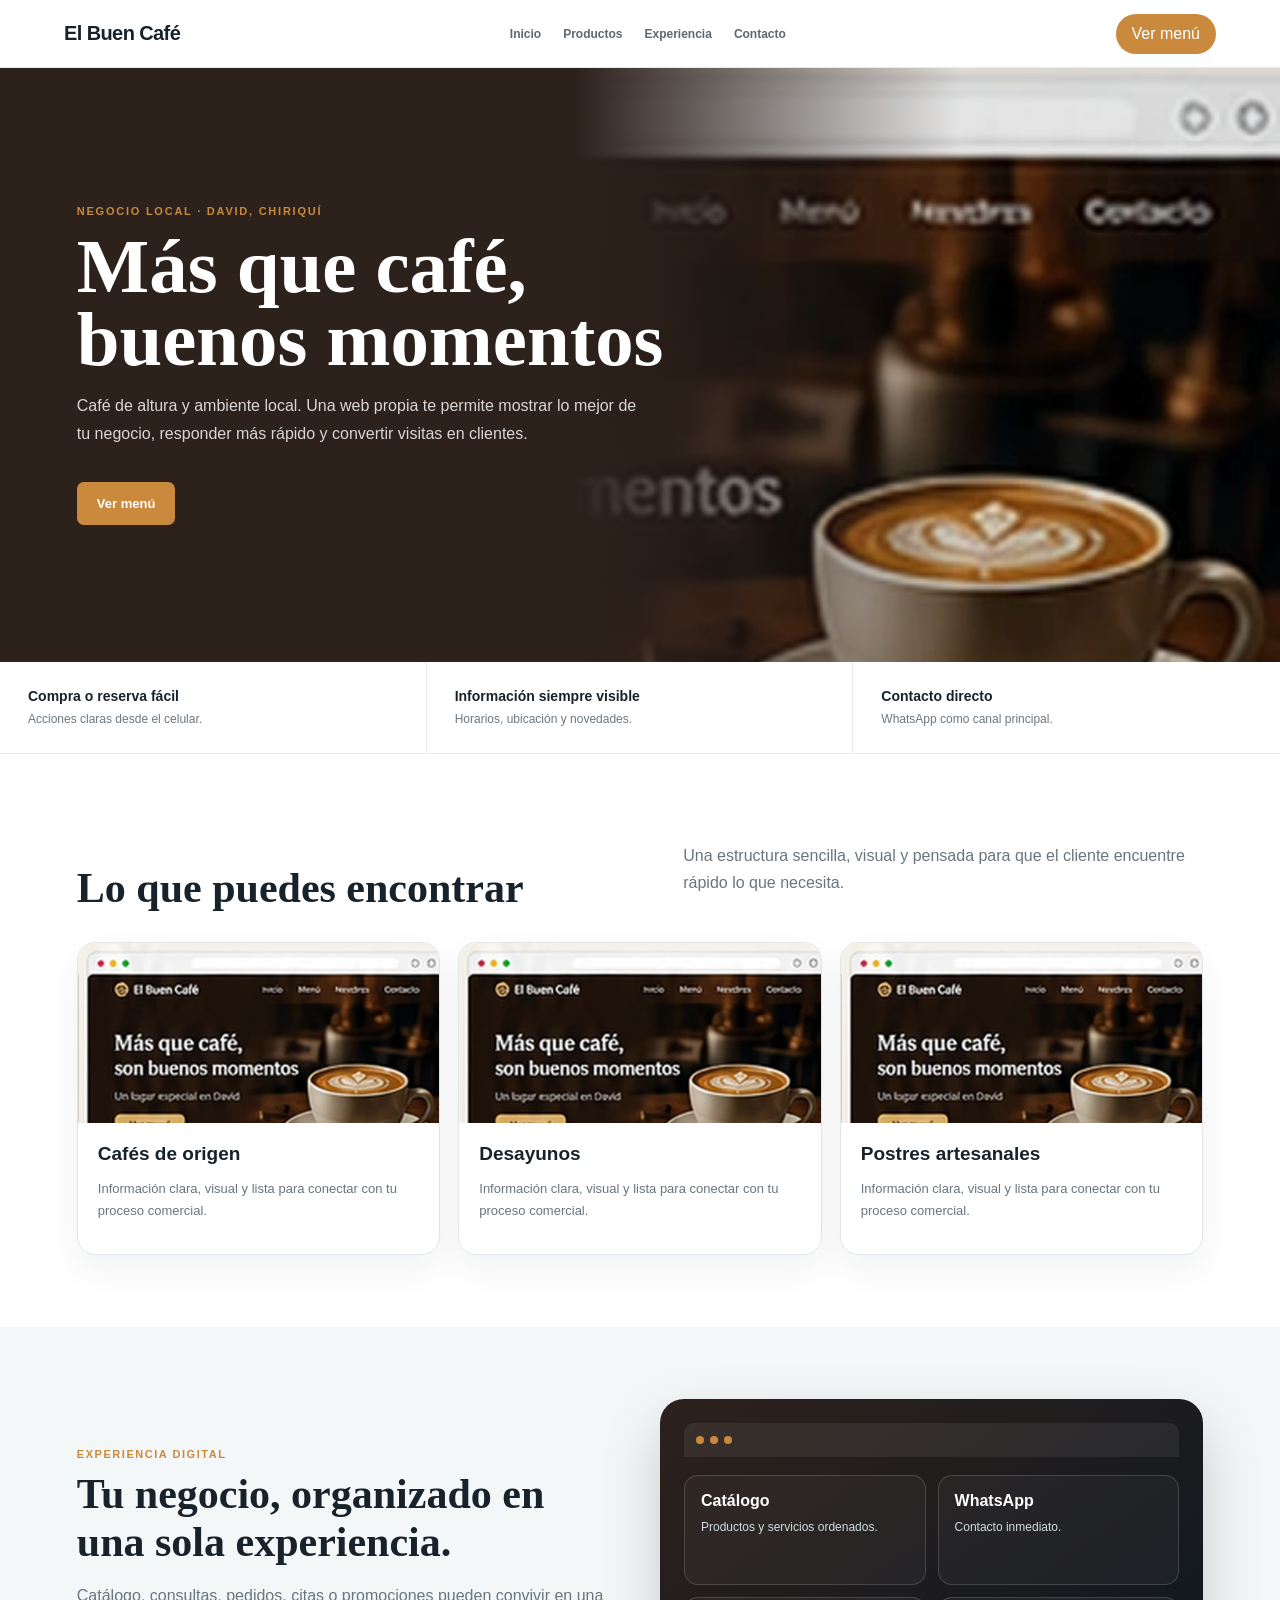
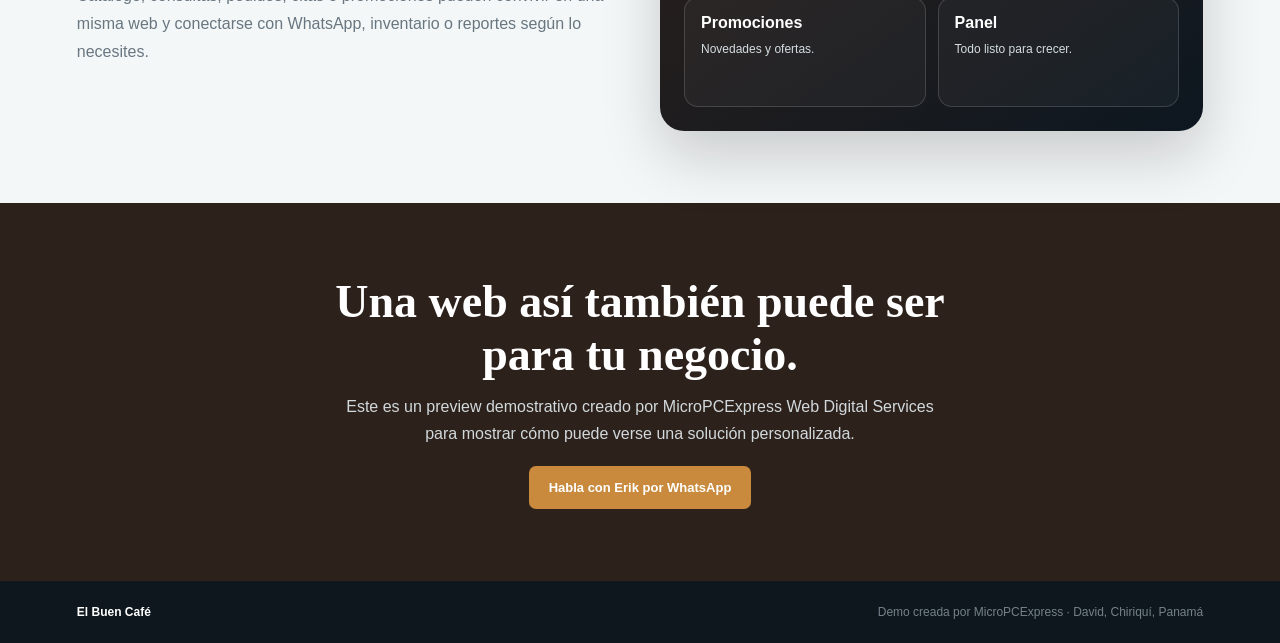
<file: previews/cafeteria.html>
<!DOCTYPE html><html lang="es"><head><meta charset="UTF-8"><meta name="viewport" content="width=device-width,initial-scale=1"><title>El Buen Café</title><style>
*{box-sizing:border-box}html{scroll-behavior:smooth}body{margin:0;font-family:Inter,Arial,sans-serif;color:#17222b;background:#fff}a{text-decoration:none;color:inherit}header{position:sticky;top:0;z-index:20;height:68px;display:flex;align-items:center;justify-content:space-between;padding:0 clamp(20px,5vw,64px);background:rgba(255,255,255,.94);backdrop-filter:blur(14px);border-bottom:1px solid #e8ecef}.logo{font-weight:900;letter-spacing:-.03em;font-size:20px}nav{display:flex;gap:22px;font-size:12px;font-weight:700;color:#5d6870}.navcta{background:#c98a3d;color:#fff;padding:11px 16px;border-radius:999px}
.hero{min-height:66vh;display:grid;grid-template-columns:1.05fr .95fr;align-items:center;background:linear-gradient(90deg,#2d211c 0%,#2d211c 45%,rgba(0,0,0,.1) 75%),url('../assets/example-cafeteria.webp') center/cover no-repeat;color:#fff;padding:70px clamp(24px,6vw,80px)}.hero h1{font-family:Georgia,serif;font-size:clamp(44px,6vw,78px);line-height:.94;margin:0;max-width:650px}.hero p{max-width:560px;line-height:1.75;color:rgba(255,255,255,.82);font-size:16px}.btn{display:inline-block;margin-top:18px;background:#c98a3d;color:#fff;padding:14px 20px;border-radius:7px;font-weight:800;font-size:13px}.featurebar{display:grid;grid-template-columns:repeat(3,1fr);border-bottom:1px solid #e7ecef}.featurebar div{padding:26px 28px;border-right:1px solid #e7ecef}.featurebar div:last-child{border-right:0}.featurebar b{display:block;font-size:14px;margin-bottom:5px}.featurebar span{font-size:12px;color:#6d7880}
section{padding:72px clamp(24px,6vw,80px)}.section-head{display:flex;justify-content:space-between;gap:30px;align-items:end;margin-bottom:30px}.section-head h2{font-family:Georgia,serif;font-size:42px;margin:0}.section-head p{max-width:520px;color:#69757e;line-height:1.7}.cards{display:grid;grid-template-columns:repeat(3,1fr);gap:18px}.card{border:1px solid #e0e6ea;border-radius:18px;overflow:hidden;background:#fff;box-shadow:0 14px 35px rgba(20,40,50,.06)}.card .img{height:180px;background:url('../assets/example-cafeteria.webp') center/cover}.card div:last-child{padding:20px}.card b{font-size:19px}.card p{font-size:13px;line-height:1.65;color:#69757e}.band{background:#f4f7f8}.split{display:grid;grid-template-columns:1fr 1fr;gap:40px;align-items:center}.mock{min-height:320px;border-radius:24px;background:linear-gradient(145deg,#2d211c,#0d1720);padding:24px;color:#fff;box-shadow:0 25px 60px rgba(0,0,0,.18)}.mockbar{height:34px;border-radius:10px 10px 0 0;background:#fff1;display:flex;align-items:center;padding:0 12px;gap:6px}.dot{width:8px;height:8px;border-radius:50%;background:#c98a3d}.mockbody{display:grid;grid-template-columns:1fr 1fr;gap:12px;padding-top:18px}.tile{min-height:110px;border:1px solid #ffffff26;border-radius:14px;padding:16px;background:#ffffff0a}.tile b{display:block;margin-bottom:7px}.tile span{font-size:12px;color:#d4dde1}.cta{background:#2d211c;color:#fff;text-align:center;padding:72px 24px}.cta h2{font-family:Georgia,serif;font-size:46px;margin:0 auto 12px;max-width:700px}.cta p{max-width:620px;margin:0 auto;color:#d2d9dc;line-height:1.7}footer{padding:24px clamp(24px,6vw,80px);display:flex;justify-content:space-between;gap:20px;font-size:12px;color:#75818a;background:#0e171d}footer b{color:#fff}
@media(max-width:760px){nav{display:none}.hero{grid-template-columns:1fr;min-height:72vh;padding-top:54px}.hero h1{font-size:48px}.featurebar,.cards,.split{grid-template-columns:1fr}.featurebar div{border-right:0;border-bottom:1px solid #e7ecef}.section-head{display:block}.section-head p{margin-top:12px}}
</style></head><body>
<header><div class="logo">El Buen Café</div><nav><a href="#inicio">Inicio</a><a href="#oferta">Productos</a><a href="#experiencia">Experiencia</a><a href="#contacto">Contacto</a></nav><a class="navcta" href="#contacto">Ver menú</a></header>
<main><section class="hero" id="inicio"><div><div style="font-size:11px;letter-spacing:.16em;font-weight:800;color:#c98a3d;margin-bottom:14px">NEGOCIO LOCAL · DAVID, CHIRIQUÍ</div><h1>Más que café, buenos momentos</h1><p>Café de altura y ambiente local. Una web propia te permite mostrar lo mejor de tu negocio, responder más rápido y convertir visitas en clientes.</p><a class="btn" href="#oferta">Ver menú</a></div></section>
<div class="featurebar"><div><b>Compra o reserva fácil</b><span>Acciones claras desde el celular.</span></div><div><b>Información siempre visible</b><span>Horarios, ubicación y novedades.</span></div><div><b>Contacto directo</b><span>WhatsApp como canal principal.</span></div></div>
<section id="oferta"><div class="section-head"><h2>Lo que puedes encontrar</h2><p>Una estructura sencilla, visual y pensada para que el cliente encuentre rápido lo que necesita.</p></div><div class="cards"><article class="card"><div class="img"></div><div><b>Cafés de origen</b><p>Información clara, visual y lista para conectar con tu proceso comercial.</p></div></article><article class="card"><div class="img"></div><div><b>Desayunos</b><p>Información clara, visual y lista para conectar con tu proceso comercial.</p></div></article><article class="card"><div class="img"></div><div><b>Postres artesanales</b><p>Información clara, visual y lista para conectar con tu proceso comercial.</p></div></article></div></section>
<section class="band" id="experiencia"><div class="split"><div><div style="font-size:11px;letter-spacing:.14em;font-weight:800;color:#c98a3d;margin-bottom:10px">EXPERIENCIA DIGITAL</div><h2 style="font-family:Georgia,serif;font-size:42px;margin:0 0 14px">Tu negocio, organizado en una sola experiencia.</h2><p style="color:#687680;line-height:1.75">Catálogo, consultas, pedidos, citas o promociones pueden convivir en una misma web y conectarse con WhatsApp, inventario o reportes según lo necesites.</p></div><div class="mock"><div class="mockbar"><i class="dot"></i><i class="dot"></i><i class="dot"></i></div><div class="mockbody"><div class="tile"><b>Catálogo</b><span>Productos y servicios ordenados.</span></div><div class="tile"><b>WhatsApp</b><span>Contacto inmediato.</span></div><div class="tile"><b>Promociones</b><span>Novedades y ofertas.</span></div><div class="tile"><b>Panel</b><span>Todo listo para crecer.</span></div></div></div></div></section>
<section class="cta" id="contacto"><h2>Una web así también puede ser para tu negocio.</h2><p>Este es un preview demostrativo creado por MicroPCExpress Web Digital Services para mostrar cómo puede verse una solución personalizada.</p><a class="btn" href="https://wa.me/50760124997" target="_blank">Habla con Erik por WhatsApp</a></section></main>
<footer><b>El Buen Café</b><span>Demo creada por MicroPCExpress · David, Chiriquí, Panamá</span></footer>
</body></html>
</file>
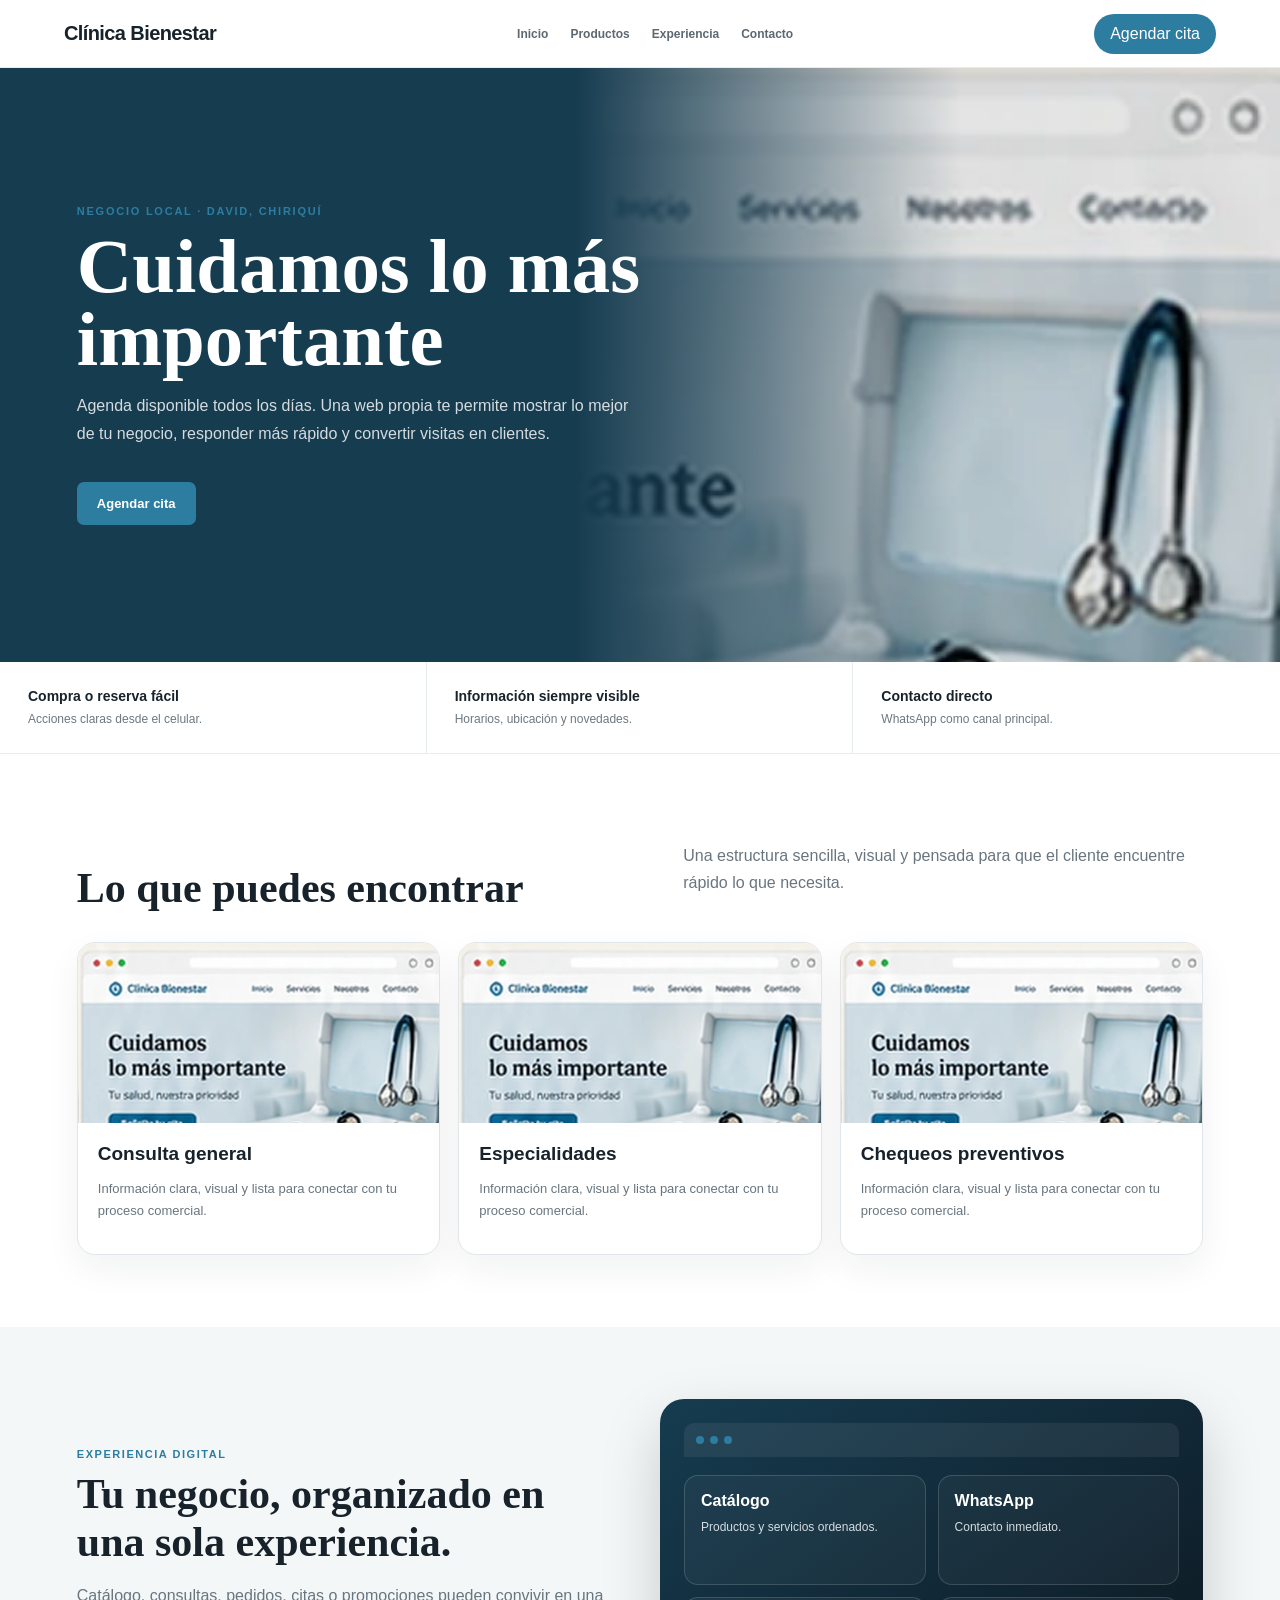
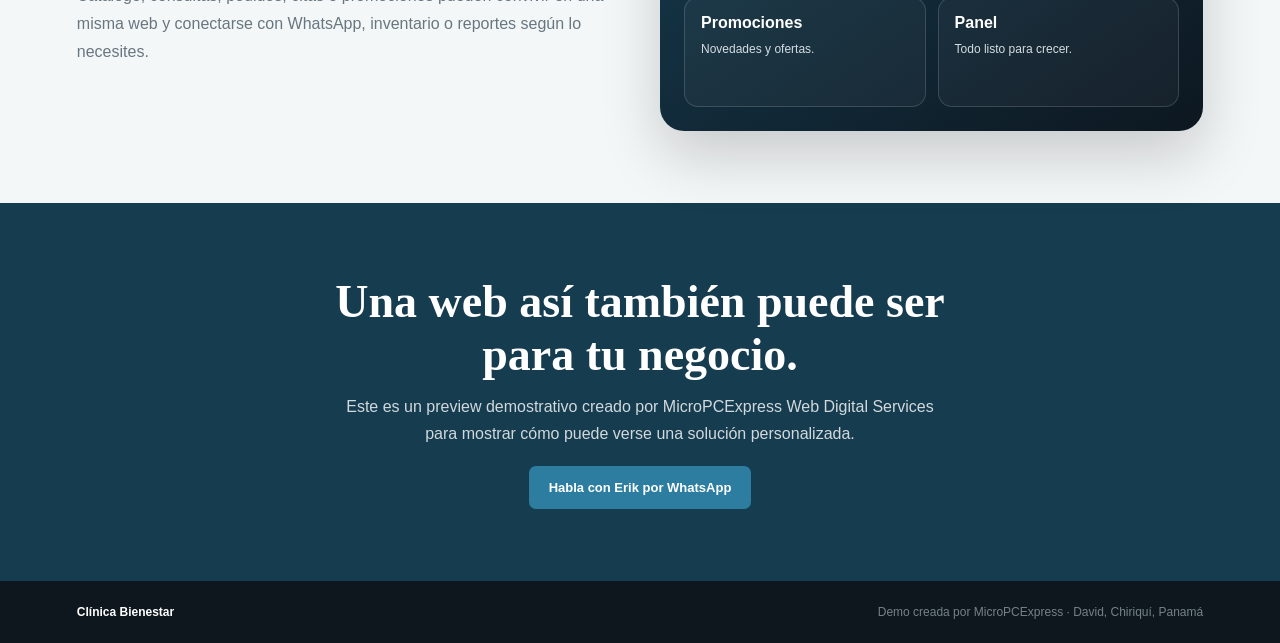
<file: previews/clinica.html>
<!DOCTYPE html><html lang="es"><head><meta charset="UTF-8"><meta name="viewport" content="width=device-width,initial-scale=1"><title>Clínica Bienestar</title><style>
*{box-sizing:border-box}html{scroll-behavior:smooth}body{margin:0;font-family:Inter,Arial,sans-serif;color:#17222b;background:#fff}a{text-decoration:none;color:inherit}header{position:sticky;top:0;z-index:20;height:68px;display:flex;align-items:center;justify-content:space-between;padding:0 clamp(20px,5vw,64px);background:rgba(255,255,255,.94);backdrop-filter:blur(14px);border-bottom:1px solid #e8ecef}.logo{font-weight:900;letter-spacing:-.03em;font-size:20px}nav{display:flex;gap:22px;font-size:12px;font-weight:700;color:#5d6870}.navcta{background:#2c7da0;color:#fff;padding:11px 16px;border-radius:999px}
.hero{min-height:66vh;display:grid;grid-template-columns:1.05fr .95fr;align-items:center;background:linear-gradient(90deg,#163c50 0%,#163c50 45%,rgba(0,0,0,.1) 75%),url('../assets/example-clinica.webp') center/cover no-repeat;color:#fff;padding:70px clamp(24px,6vw,80px)}.hero h1{font-family:Georgia,serif;font-size:clamp(44px,6vw,78px);line-height:.94;margin:0;max-width:650px}.hero p{max-width:560px;line-height:1.75;color:rgba(255,255,255,.82);font-size:16px}.btn{display:inline-block;margin-top:18px;background:#2c7da0;color:#fff;padding:14px 20px;border-radius:7px;font-weight:800;font-size:13px}.featurebar{display:grid;grid-template-columns:repeat(3,1fr);border-bottom:1px solid #e7ecef}.featurebar div{padding:26px 28px;border-right:1px solid #e7ecef}.featurebar div:last-child{border-right:0}.featurebar b{display:block;font-size:14px;margin-bottom:5px}.featurebar span{font-size:12px;color:#6d7880}
section{padding:72px clamp(24px,6vw,80px)}.section-head{display:flex;justify-content:space-between;gap:30px;align-items:end;margin-bottom:30px}.section-head h2{font-family:Georgia,serif;font-size:42px;margin:0}.section-head p{max-width:520px;color:#69757e;line-height:1.7}.cards{display:grid;grid-template-columns:repeat(3,1fr);gap:18px}.card{border:1px solid #e0e6ea;border-radius:18px;overflow:hidden;background:#fff;box-shadow:0 14px 35px rgba(20,40,50,.06)}.card .img{height:180px;background:url('../assets/example-clinica.webp') center/cover}.card div:last-child{padding:20px}.card b{font-size:19px}.card p{font-size:13px;line-height:1.65;color:#69757e}.band{background:#f4f7f8}.split{display:grid;grid-template-columns:1fr 1fr;gap:40px;align-items:center}.mock{min-height:320px;border-radius:24px;background:linear-gradient(145deg,#163c50,#0d1720);padding:24px;color:#fff;box-shadow:0 25px 60px rgba(0,0,0,.18)}.mockbar{height:34px;border-radius:10px 10px 0 0;background:#fff1;display:flex;align-items:center;padding:0 12px;gap:6px}.dot{width:8px;height:8px;border-radius:50%;background:#2c7da0}.mockbody{display:grid;grid-template-columns:1fr 1fr;gap:12px;padding-top:18px}.tile{min-height:110px;border:1px solid #ffffff26;border-radius:14px;padding:16px;background:#ffffff0a}.tile b{display:block;margin-bottom:7px}.tile span{font-size:12px;color:#d4dde1}.cta{background:#163c50;color:#fff;text-align:center;padding:72px 24px}.cta h2{font-family:Georgia,serif;font-size:46px;margin:0 auto 12px;max-width:700px}.cta p{max-width:620px;margin:0 auto;color:#d2d9dc;line-height:1.7}footer{padding:24px clamp(24px,6vw,80px);display:flex;justify-content:space-between;gap:20px;font-size:12px;color:#75818a;background:#0e171d}footer b{color:#fff}
@media(max-width:760px){nav{display:none}.hero{grid-template-columns:1fr;min-height:72vh;padding-top:54px}.hero h1{font-size:48px}.featurebar,.cards,.split{grid-template-columns:1fr}.featurebar div{border-right:0;border-bottom:1px solid #e7ecef}.section-head{display:block}.section-head p{margin-top:12px}}
</style></head><body>
<header><div class="logo">Clínica Bienestar</div><nav><a href="#inicio">Inicio</a><a href="#oferta">Productos</a><a href="#experiencia">Experiencia</a><a href="#contacto">Contacto</a></nav><a class="navcta" href="#contacto">Agendar cita</a></header>
<main><section class="hero" id="inicio"><div><div style="font-size:11px;letter-spacing:.16em;font-weight:800;color:#2c7da0;margin-bottom:14px">NEGOCIO LOCAL · DAVID, CHIRIQUÍ</div><h1>Cuidamos lo más importante</h1><p>Agenda disponible todos los días. Una web propia te permite mostrar lo mejor de tu negocio, responder más rápido y convertir visitas en clientes.</p><a class="btn" href="#oferta">Agendar cita</a></div></section>
<div class="featurebar"><div><b>Compra o reserva fácil</b><span>Acciones claras desde el celular.</span></div><div><b>Información siempre visible</b><span>Horarios, ubicación y novedades.</span></div><div><b>Contacto directo</b><span>WhatsApp como canal principal.</span></div></div>
<section id="oferta"><div class="section-head"><h2>Lo que puedes encontrar</h2><p>Una estructura sencilla, visual y pensada para que el cliente encuentre rápido lo que necesita.</p></div><div class="cards"><article class="card"><div class="img"></div><div><b>Consulta general</b><p>Información clara, visual y lista para conectar con tu proceso comercial.</p></div></article><article class="card"><div class="img"></div><div><b>Especialidades</b><p>Información clara, visual y lista para conectar con tu proceso comercial.</p></div></article><article class="card"><div class="img"></div><div><b>Chequeos preventivos</b><p>Información clara, visual y lista para conectar con tu proceso comercial.</p></div></article></div></section>
<section class="band" id="experiencia"><div class="split"><div><div style="font-size:11px;letter-spacing:.14em;font-weight:800;color:#2c7da0;margin-bottom:10px">EXPERIENCIA DIGITAL</div><h2 style="font-family:Georgia,serif;font-size:42px;margin:0 0 14px">Tu negocio, organizado en una sola experiencia.</h2><p style="color:#687680;line-height:1.75">Catálogo, consultas, pedidos, citas o promociones pueden convivir en una misma web y conectarse con WhatsApp, inventario o reportes según lo necesites.</p></div><div class="mock"><div class="mockbar"><i class="dot"></i><i class="dot"></i><i class="dot"></i></div><div class="mockbody"><div class="tile"><b>Catálogo</b><span>Productos y servicios ordenados.</span></div><div class="tile"><b>WhatsApp</b><span>Contacto inmediato.</span></div><div class="tile"><b>Promociones</b><span>Novedades y ofertas.</span></div><div class="tile"><b>Panel</b><span>Todo listo para crecer.</span></div></div></div></div></section>
<section class="cta" id="contacto"><h2>Una web así también puede ser para tu negocio.</h2><p>Este es un preview demostrativo creado por MicroPCExpress Web Digital Services para mostrar cómo puede verse una solución personalizada.</p><a class="btn" href="https://wa.me/50760124997" target="_blank">Habla con Erik por WhatsApp</a></section></main>
<footer><b>Clínica Bienestar</b><span>Demo creada por MicroPCExpress · David, Chiriquí, Panamá</span></footer>
</body></html>
</file>
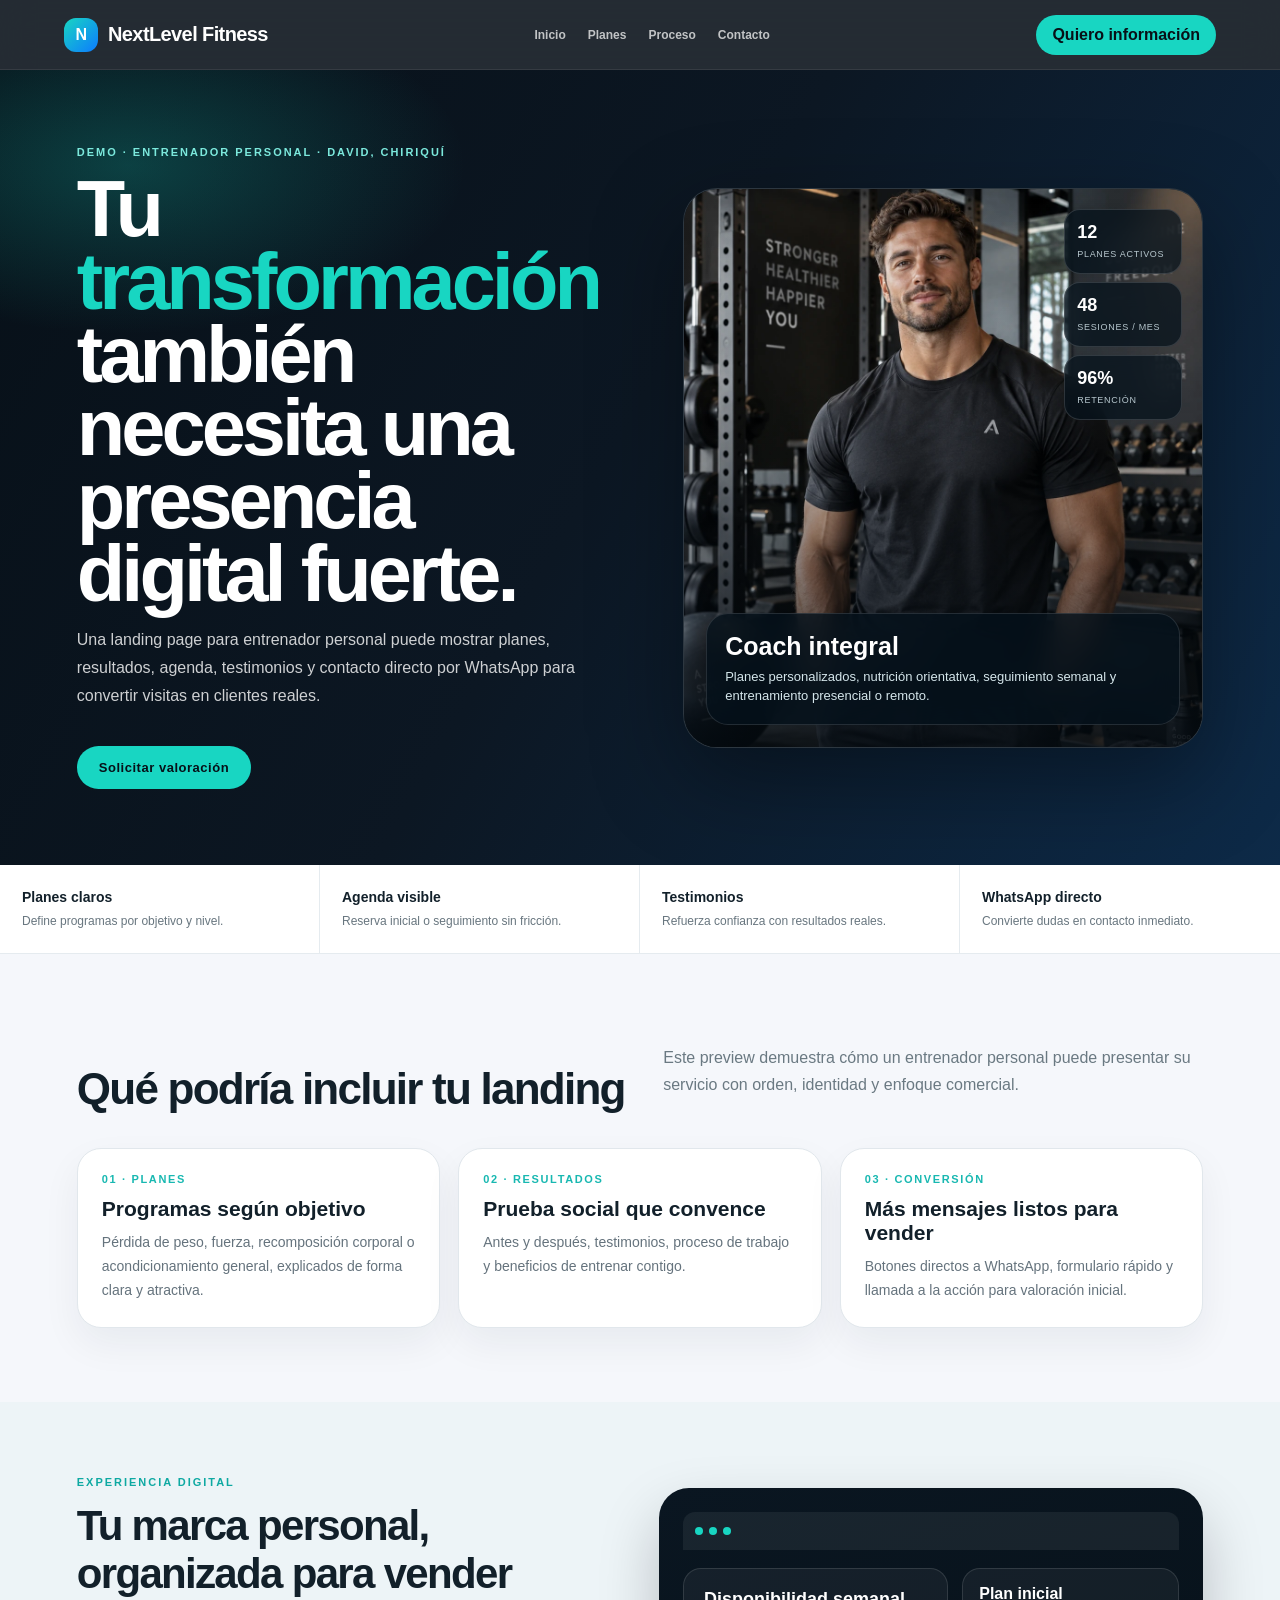
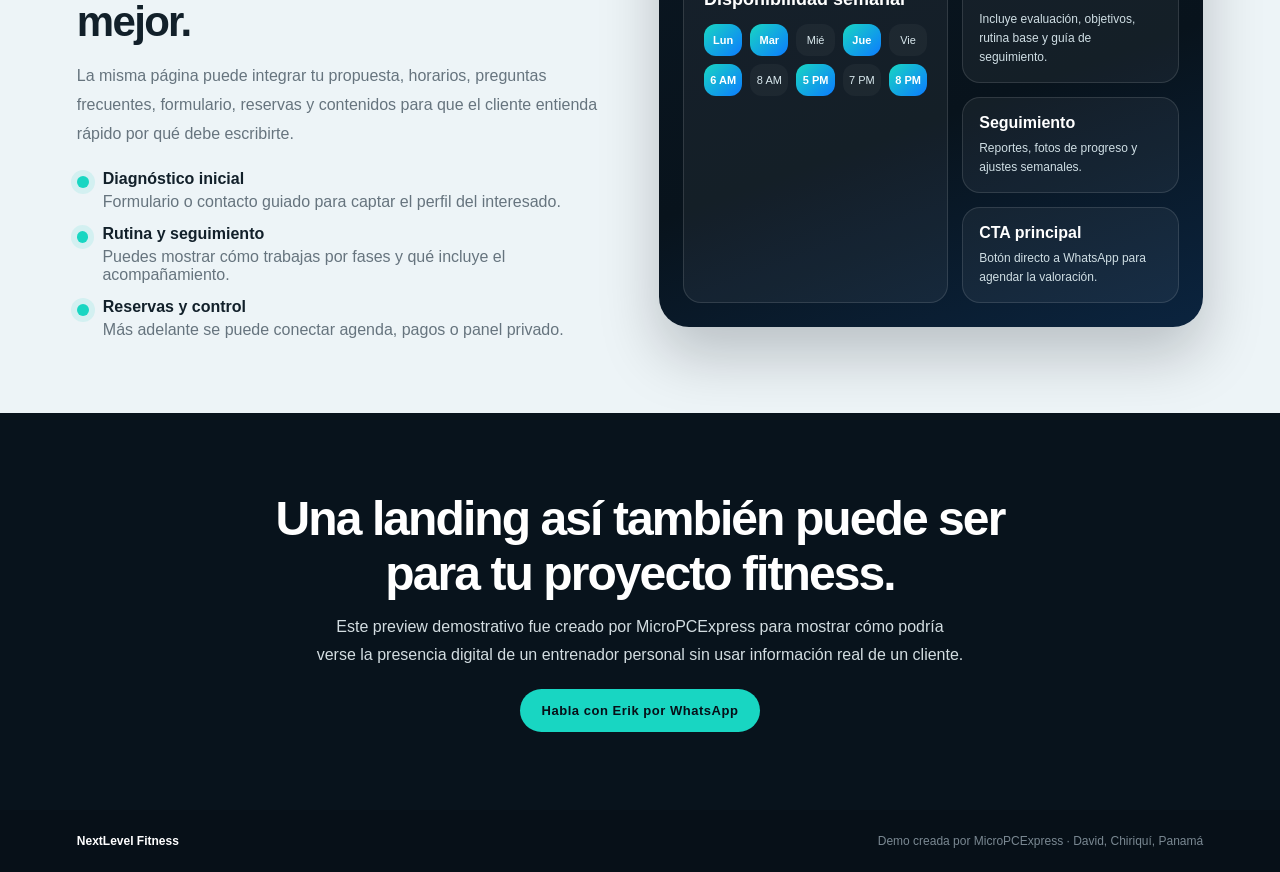
<file: previews/entrenador.html>
<!DOCTYPE html><html lang="es"><head><meta charset="UTF-8"><meta name="viewport" content="width=device-width,initial-scale=1"><title>Entrenador personal · NextLevel</title><style>
*{box-sizing:border-box}html{scroll-behavior:smooth}body{margin:0;font-family:Inter,Arial,sans-serif;color:#12202a;background:#f5f7fb}a{text-decoration:none;color:inherit}
header{position:sticky;top:0;z-index:20;height:70px;display:flex;align-items:center;justify-content:space-between;padding:0 clamp(20px,5vw,64px);background:rgba(7,15,23,.88);backdrop-filter:blur(16px);color:#fff;border-bottom:1px solid rgba(255,255,255,.08)}
.logo{display:flex;align-items:center;gap:10px;font-weight:900;letter-spacing:-.03em;font-size:20px}.mark{width:34px;height:34px;border-radius:12px;background:linear-gradient(135deg,#18d6c2,#0c7bff);display:grid;place-items:center;font-weight:900}.mark:before{content:'N';color:#fff;font-size:16px}nav{display:flex;gap:22px;font-size:12px;font-weight:700;color:rgba(255,255,255,.72)}.navcta{background:#18d6c2;color:#081017;padding:11px 16px;border-radius:999px;font-weight:800}
.hero{min-height:76vh;display:grid;grid-template-columns:1fr 1fr;align-items:center;background:radial-gradient(520px 260px at 10% 12%,rgba(24,214,194,.24),transparent 65%),linear-gradient(120deg,#071018 0%,#0c1723 48%,#0d2a48 100%);color:#fff;padding:76px clamp(24px,6vw,82px);overflow:hidden;gap:44px}.hero h1{font-size:clamp(48px,6.2vw,84px);line-height:.92;letter-spacing:-.05em;margin:0;max-width:690px}.hero h1 span{color:#18d6c2}.hero p{max-width:560px;line-height:1.75;color:rgba(255,255,255,.8);font-size:16px}.btn{display:inline-block;margin-top:20px;background:#18d6c2;color:#071018;padding:14px 22px;border-radius:999px;font-weight:900;font-size:13px;letter-spacing:.04em}.sub{font-size:11px;letter-spacing:.18em;font-weight:800;color:#7ce9dd;margin-bottom:14px}.trainer-visual{position:relative;justify-self:end;width:min(100%,520px);min-height:560px;border-radius:34px;overflow:hidden;border:1px solid rgba(255,255,255,.14);box-shadow:0 30px 90px rgba(0,0,0,.38);background:#0a1621}.trainer-visual>img{position:absolute;inset:0;width:100%;height:100%;object-fit:cover;object-position:center 16%}.trainer-visual:after{content:'';position:absolute;inset:0;background:linear-gradient(180deg,rgba(4,11,17,.02) 35%,rgba(4,11,17,.8) 100%)}.coach-badge{position:absolute;z-index:2;left:22px;right:22px;bottom:22px;padding:18px;border-radius:22px;background:rgba(5,17,27,.78);backdrop-filter:blur(14px);border:1px solid rgba(255,255,255,.12)}.coach-badge h2{margin:0;font-size:25px}.coach-badge p{margin:6px 0 0;color:#d5e6eb;font-size:13px;line-height:1.5}.kpis{position:absolute;z-index:2;top:20px;right:20px;display:grid;gap:8px}.kpi{min-width:118px;border:1px solid rgba(255,255,255,.14);border-radius:16px;padding:12px;background:rgba(5,17,27,.72);backdrop-filter:blur(12px)}.kpi b{display:block;font-size:18px}.kpi span{font-size:9px;color:#b8c8cf;letter-spacing:.08em}
.featurebar{display:grid;grid-template-columns:repeat(4,1fr);background:#fff;border-bottom:1px solid #e5ebef}.featurebar div{padding:24px 22px;border-right:1px solid #e5ebef}.featurebar div:last-child{border-right:0}.featurebar b{display:block;font-size:14px;margin-bottom:6px}.featurebar span{font-size:12px;color:#68767f}
section{padding:74px clamp(24px,6vw,82px)}.section-head{display:flex;justify-content:space-between;gap:30px;align-items:end;margin-bottom:34px}.section-head h2{font-size:44px;letter-spacing:-.04em;margin:0}.section-head p{max-width:540px;color:#6a7982;line-height:1.7}.cards{display:grid;grid-template-columns:repeat(3,1fr);gap:18px}.card{border:1px solid #e1e7ec;border-radius:24px;padding:24px;background:#fff;box-shadow:0 16px 38px rgba(22,34,44,.06)}.card small{display:block;font-size:11px;font-weight:800;letter-spacing:.15em;color:#18b8b1;margin-bottom:12px}.card b{font-size:21px;display:block}.card p{font-size:14px;line-height:1.7;color:#65737d;margin:10px 0 0}.band{background:#edf4f7}.split{display:grid;grid-template-columns:1fr 1fr;gap:38px;align-items:center}.bullets{display:grid;gap:14px}.bullet{display:flex;gap:14px;align-items:flex-start}.dot{width:12px;height:12px;border-radius:50%;background:#18d6c2;box-shadow:0 0 0 6px rgba(24,214,194,.12);margin-top:6px}.mock{min-height:360px;border-radius:30px;background:linear-gradient(160deg,#0a1621,#08131c 52%,#0b243f);padding:24px;color:#fff;box-shadow:0 28px 60px rgba(2,10,18,.22)}.mockbar{height:38px;border-radius:12px 12px 0 0;background:#ffffff10;display:flex;align-items:center;padding:0 12px;gap:6px}.mockbar i{width:8px;height:8px;border-radius:50%;background:#18d6c2}.mockbody{display:grid;grid-template-columns:1.1fr .9fr;gap:14px;padding-top:18px}.panel,.tile{border:1px solid rgba(255,255,255,.12);border-radius:18px;background:rgba(255,255,255,.05)}.panel{padding:20px}.tile{padding:16px;min-height:94px}.panel h3{margin:0 0 14px;font-size:18px}.schedule{display:grid;grid-template-columns:repeat(5,1fr);gap:8px}.schedule span{display:grid;place-items:center;padding:10px 0;border-radius:12px;background:rgba(255,255,255,.04);font-size:11px;color:#d9e8ed}.schedule span.on{background:linear-gradient(135deg,#18d6c2,#0c7bff);color:#fff;font-weight:800}.tile b,.panel b{display:block;margin-bottom:6px}.tile span,.panel small{color:#cfdee4;font-size:12px;line-height:1.5}.cta{background:#08131c;color:#fff;text-align:center;padding:78px 24px}.cta h2{font-size:48px;letter-spacing:-.04em;margin:0 auto 12px;max-width:760px}.cta p{max-width:650px;margin:0 auto;color:#d3dde1;line-height:1.75}footer{padding:24px clamp(24px,6vw,80px);display:flex;justify-content:space-between;gap:20px;font-size:12px;color:#7a8892;background:#071018}footer b{color:#fff}
@media(max-width:820px){nav{display:none}.hero,.featurebar,.cards,.split,.mockbody{grid-template-columns:1fr}.hero{padding-top:56px}.trainer-visual{justify-self:stretch;min-height:520px}.featurebar div{border-right:0;border-bottom:1px solid #e5ebef}.featurebar div:last-child{border-bottom:0}.section-head{display:block}.section-head p{margin-top:12px}.schedule{grid-template-columns:repeat(3,1fr)}footer{display:grid}}
</style></head><body>
<header><div class="logo"><span class="mark"></span><span>NextLevel Fitness</span></div><nav><a href="#inicio">Inicio</a><a href="#planes">Planes</a><a href="#proceso">Proceso</a><a href="#contacto">Contacto</a></nav><a class="navcta" href="#contacto">Quiero información</a></header>
<main>
<section class="hero" id="inicio"><div><div class="sub">DEMO · ENTRENADOR PERSONAL · DAVID, CHIRIQUÍ</div><h1>Tu <span>transformación</span> también necesita una presencia digital fuerte.</h1><p>Una landing page para entrenador personal puede mostrar planes, resultados, agenda, testimonios y contacto directo por WhatsApp para convertir visitas en clientes reales.</p><a class="btn" href="#contacto">Solicitar valoración</a></div><div class="trainer-visual"><img src="../assets/fitness-coach.webp" alt="Entrenador personal ficticio en gimnasio moderno"><div class="kpis"><div class="kpi"><b>12</b><span>PLANES ACTIVOS</span></div><div class="kpi"><b>48</b><span>SESIONES / MES</span></div><div class="kpi"><b>96%</b><span>RETENCIÓN</span></div></div><div class="coach-badge"><h2>Coach integral</h2><p>Planes personalizados, nutrición orientativa, seguimiento semanal y entrenamiento presencial o remoto.</p></div></div></section>
<div class="featurebar"><div><b>Planes claros</b><span>Define programas por objetivo y nivel.</span></div><div><b>Agenda visible</b><span>Reserva inicial o seguimiento sin fricción.</span></div><div><b>Testimonios</b><span>Refuerza confianza con resultados reales.</span></div><div><b>WhatsApp directo</b><span>Convierte dudas en contacto inmediato.</span></div></div>
<section id="planes"><div class="section-head"><h2>Qué podría incluir tu landing</h2><p>Este preview demuestra cómo un entrenador personal puede presentar su servicio con orden, identidad y enfoque comercial.</p></div><div class="cards"><article class="card"><small>01 · PLANES</small><b>Programas según objetivo</b><p>Pérdida de peso, fuerza, recomposición corporal o acondicionamiento general, explicados de forma clara y atractiva.</p></article><article class="card"><small>02 · RESULTADOS</small><b>Prueba social que convence</b><p>Antes y después, testimonios, proceso de trabajo y beneficios de entrenar contigo.</p></article><article class="card"><small>03 · CONVERSIÓN</small><b>Más mensajes listos para vender</b><p>Botones directos a WhatsApp, formulario rápido y llamada a la acción para valoración inicial.</p></article></div></section>
<section class="band" id="proceso"><div class="split"><div><div class="sub" style="color:#0ea9a2">EXPERIENCIA DIGITAL</div><h2 style="font-size:42px;letter-spacing:-.04em;margin:0 0 14px">Tu marca personal, organizada para vender mejor.</h2><p style="color:#66747e;line-height:1.8">La misma página puede integrar tu propuesta, horarios, preguntas frecuentes, formulario, reservas y contenidos para que el cliente entienda rápido por qué debe escribirte.</p><div class="bullets" style="margin-top:22px"><div class="bullet"><span class="dot"></span><div><b>Diagnóstico inicial</b><p style="margin:5px 0 0;color:#66747e">Formulario o contacto guiado para captar el perfil del interesado.</p></div></div><div class="bullet"><span class="dot"></span><div><b>Rutina y seguimiento</b><p style="margin:5px 0 0;color:#66747e">Puedes mostrar cómo trabajas por fases y qué incluye el acompañamiento.</p></div></div><div class="bullet"><span class="dot"></span><div><b>Reservas y control</b><p style="margin:5px 0 0;color:#66747e">Más adelante se puede conectar agenda, pagos o panel privado.</p></div></div></div></div><div class="mock"><div class="mockbar"><i></i><i></i><i></i></div><div class="mockbody"><div class="panel"><h3>Disponibilidad semanal</h3><div class="schedule"><span class="on">Lun</span><span class="on">Mar</span><span>Mié</span><span class="on">Jue</span><span>Vie</span><span class="on">6 AM</span><span>8 AM</span><span class="on">5 PM</span><span>7 PM</span><span class="on">8 PM</span></div></div><div style="display:grid;gap:14px"><div class="tile"><b>Plan inicial</b><span>Incluye evaluación, objetivos, rutina base y guía de seguimiento.</span></div><div class="tile"><b>Seguimiento</b><span>Reportes, fotos de progreso y ajustes semanales.</span></div><div class="tile"><b>CTA principal</b><span>Botón directo a WhatsApp para agendar la valoración.</span></div></div></div></div></div></section>
<section class="cta" id="contacto"><h2>Una landing así también puede ser para tu proyecto fitness.</h2><p>Este preview demostrativo fue creado por MicroPCExpress para mostrar cómo podría verse la presencia digital de un entrenador personal sin usar información real de un cliente.</p><a class="btn" href="https://wa.me/50760124997" target="_blank" rel="noopener">Habla con Erik por WhatsApp</a></section>
</main>
<footer><b>NextLevel Fitness</b><span>Demo creada por MicroPCExpress · David, Chiriquí, Panamá</span></footer>
</body></html>
</file>
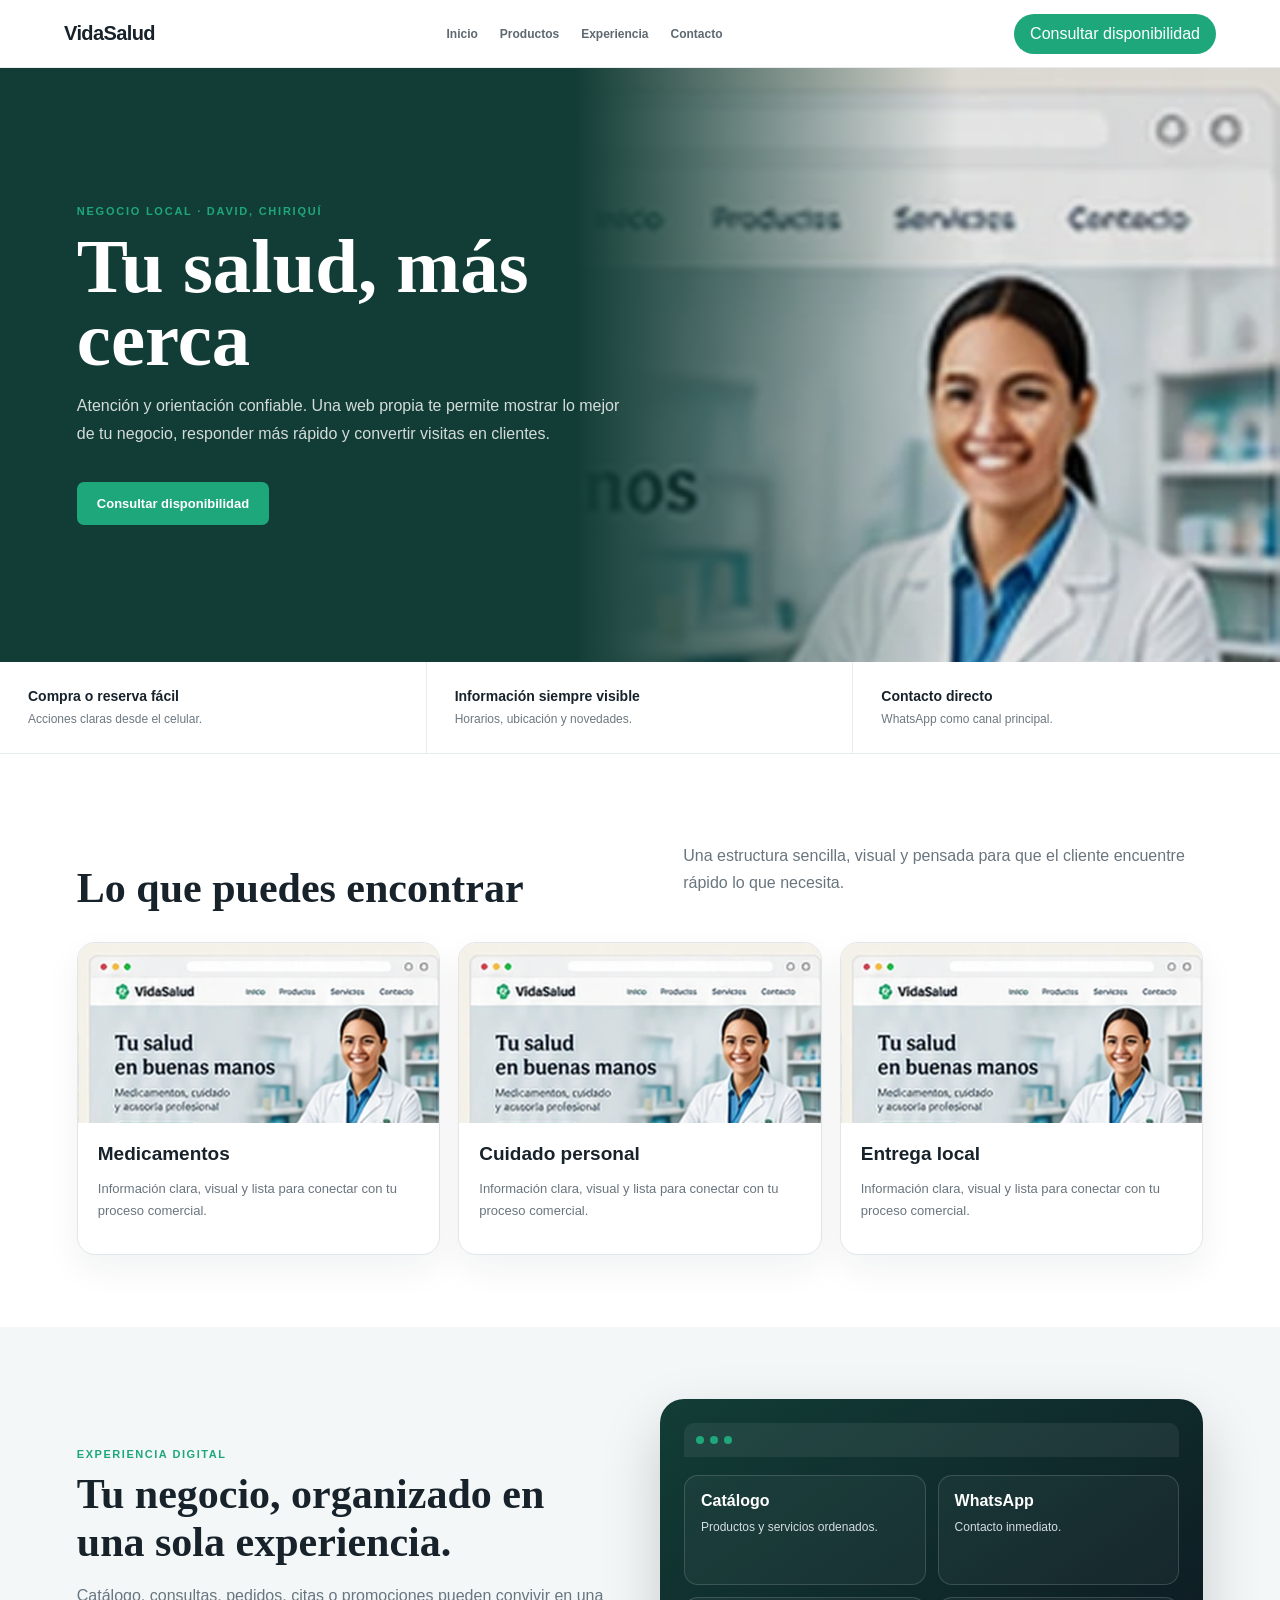
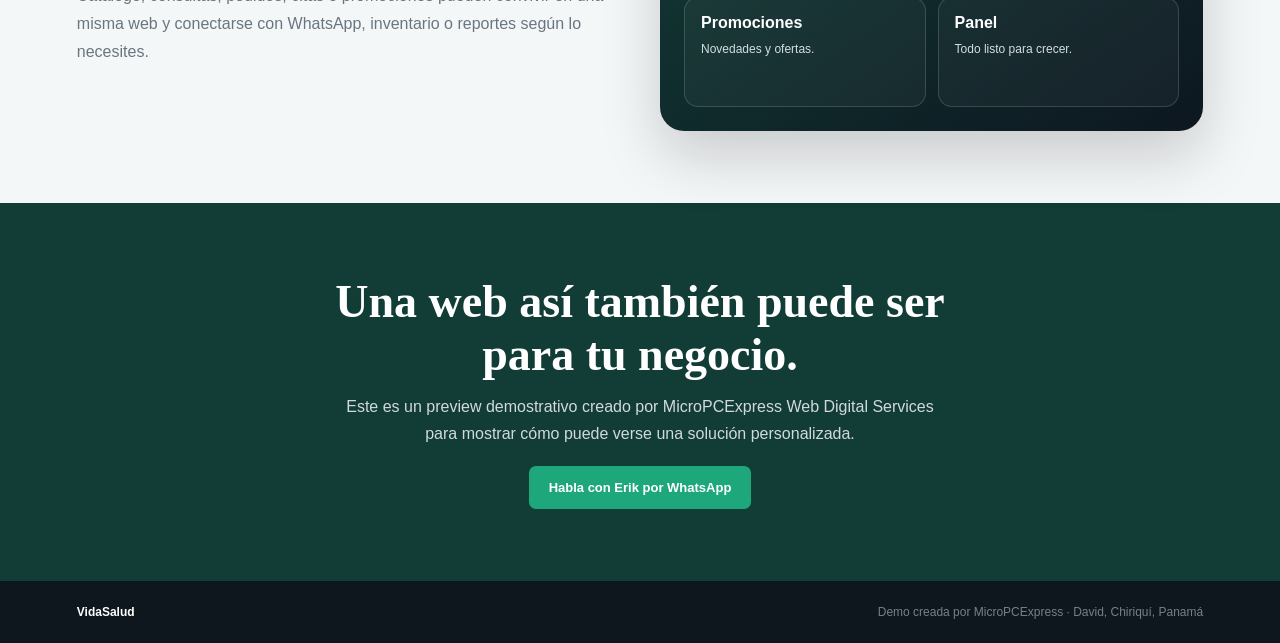
<file: previews/farmacia.html>
<!DOCTYPE html><html lang="es"><head><meta charset="UTF-8"><meta name="viewport" content="width=device-width,initial-scale=1"><title>VidaSalud</title><style>
*{box-sizing:border-box}html{scroll-behavior:smooth}body{margin:0;font-family:Inter,Arial,sans-serif;color:#17222b;background:#fff}a{text-decoration:none;color:inherit}header{position:sticky;top:0;z-index:20;height:68px;display:flex;align-items:center;justify-content:space-between;padding:0 clamp(20px,5vw,64px);background:rgba(255,255,255,.94);backdrop-filter:blur(14px);border-bottom:1px solid #e8ecef}.logo{font-weight:900;letter-spacing:-.03em;font-size:20px}nav{display:flex;gap:22px;font-size:12px;font-weight:700;color:#5d6870}.navcta{background:#1fa77c;color:#fff;padding:11px 16px;border-radius:999px}
.hero{min-height:66vh;display:grid;grid-template-columns:1.05fr .95fr;align-items:center;background:linear-gradient(90deg,#123d36 0%,#123d36 45%,rgba(0,0,0,.1) 75%),url('../assets/example-farmacia.webp') center/cover no-repeat;color:#fff;padding:70px clamp(24px,6vw,80px)}.hero h1{font-family:Georgia,serif;font-size:clamp(44px,6vw,78px);line-height:.94;margin:0;max-width:650px}.hero p{max-width:560px;line-height:1.75;color:rgba(255,255,255,.82);font-size:16px}.btn{display:inline-block;margin-top:18px;background:#1fa77c;color:#fff;padding:14px 20px;border-radius:7px;font-weight:800;font-size:13px}.featurebar{display:grid;grid-template-columns:repeat(3,1fr);border-bottom:1px solid #e7ecef}.featurebar div{padding:26px 28px;border-right:1px solid #e7ecef}.featurebar div:last-child{border-right:0}.featurebar b{display:block;font-size:14px;margin-bottom:5px}.featurebar span{font-size:12px;color:#6d7880}
section{padding:72px clamp(24px,6vw,80px)}.section-head{display:flex;justify-content:space-between;gap:30px;align-items:end;margin-bottom:30px}.section-head h2{font-family:Georgia,serif;font-size:42px;margin:0}.section-head p{max-width:520px;color:#69757e;line-height:1.7}.cards{display:grid;grid-template-columns:repeat(3,1fr);gap:18px}.card{border:1px solid #e0e6ea;border-radius:18px;overflow:hidden;background:#fff;box-shadow:0 14px 35px rgba(20,40,50,.06)}.card .img{height:180px;background:url('../assets/example-farmacia.webp') center/cover}.card div:last-child{padding:20px}.card b{font-size:19px}.card p{font-size:13px;line-height:1.65;color:#69757e}.band{background:#f4f7f8}.split{display:grid;grid-template-columns:1fr 1fr;gap:40px;align-items:center}.mock{min-height:320px;border-radius:24px;background:linear-gradient(145deg,#123d36,#0d1720);padding:24px;color:#fff;box-shadow:0 25px 60px rgba(0,0,0,.18)}.mockbar{height:34px;border-radius:10px 10px 0 0;background:#fff1;display:flex;align-items:center;padding:0 12px;gap:6px}.dot{width:8px;height:8px;border-radius:50%;background:#1fa77c}.mockbody{display:grid;grid-template-columns:1fr 1fr;gap:12px;padding-top:18px}.tile{min-height:110px;border:1px solid #ffffff26;border-radius:14px;padding:16px;background:#ffffff0a}.tile b{display:block;margin-bottom:7px}.tile span{font-size:12px;color:#d4dde1}.cta{background:#123d36;color:#fff;text-align:center;padding:72px 24px}.cta h2{font-family:Georgia,serif;font-size:46px;margin:0 auto 12px;max-width:700px}.cta p{max-width:620px;margin:0 auto;color:#d2d9dc;line-height:1.7}footer{padding:24px clamp(24px,6vw,80px);display:flex;justify-content:space-between;gap:20px;font-size:12px;color:#75818a;background:#0e171d}footer b{color:#fff}
@media(max-width:760px){nav{display:none}.hero{grid-template-columns:1fr;min-height:72vh;padding-top:54px}.hero h1{font-size:48px}.featurebar,.cards,.split{grid-template-columns:1fr}.featurebar div{border-right:0;border-bottom:1px solid #e7ecef}.section-head{display:block}.section-head p{margin-top:12px}}
</style></head><body>
<header><div class="logo">VidaSalud</div><nav><a href="#inicio">Inicio</a><a href="#oferta">Productos</a><a href="#experiencia">Experiencia</a><a href="#contacto">Contacto</a></nav><a class="navcta" href="#contacto">Consultar disponibilidad</a></header>
<main><section class="hero" id="inicio"><div><div style="font-size:11px;letter-spacing:.16em;font-weight:800;color:#1fa77c;margin-bottom:14px">NEGOCIO LOCAL · DAVID, CHIRIQUÍ</div><h1>Tu salud, más cerca</h1><p>Atención y orientación confiable. Una web propia te permite mostrar lo mejor de tu negocio, responder más rápido y convertir visitas en clientes.</p><a class="btn" href="#oferta">Consultar disponibilidad</a></div></section>
<div class="featurebar"><div><b>Compra o reserva fácil</b><span>Acciones claras desde el celular.</span></div><div><b>Información siempre visible</b><span>Horarios, ubicación y novedades.</span></div><div><b>Contacto directo</b><span>WhatsApp como canal principal.</span></div></div>
<section id="oferta"><div class="section-head"><h2>Lo que puedes encontrar</h2><p>Una estructura sencilla, visual y pensada para que el cliente encuentre rápido lo que necesita.</p></div><div class="cards"><article class="card"><div class="img"></div><div><b>Medicamentos</b><p>Información clara, visual y lista para conectar con tu proceso comercial.</p></div></article><article class="card"><div class="img"></div><div><b>Cuidado personal</b><p>Información clara, visual y lista para conectar con tu proceso comercial.</p></div></article><article class="card"><div class="img"></div><div><b>Entrega local</b><p>Información clara, visual y lista para conectar con tu proceso comercial.</p></div></article></div></section>
<section class="band" id="experiencia"><div class="split"><div><div style="font-size:11px;letter-spacing:.14em;font-weight:800;color:#1fa77c;margin-bottom:10px">EXPERIENCIA DIGITAL</div><h2 style="font-family:Georgia,serif;font-size:42px;margin:0 0 14px">Tu negocio, organizado en una sola experiencia.</h2><p style="color:#687680;line-height:1.75">Catálogo, consultas, pedidos, citas o promociones pueden convivir en una misma web y conectarse con WhatsApp, inventario o reportes según lo necesites.</p></div><div class="mock"><div class="mockbar"><i class="dot"></i><i class="dot"></i><i class="dot"></i></div><div class="mockbody"><div class="tile"><b>Catálogo</b><span>Productos y servicios ordenados.</span></div><div class="tile"><b>WhatsApp</b><span>Contacto inmediato.</span></div><div class="tile"><b>Promociones</b><span>Novedades y ofertas.</span></div><div class="tile"><b>Panel</b><span>Todo listo para crecer.</span></div></div></div></div></section>
<section class="cta" id="contacto"><h2>Una web así también puede ser para tu negocio.</h2><p>Este es un preview demostrativo creado por MicroPCExpress Web Digital Services para mostrar cómo puede verse una solución personalizada.</p><a class="btn" href="https://wa.me/50760124997" target="_blank">Habla con Erik por WhatsApp</a></section></main>
<footer><b>VidaSalud</b><span>Demo creada por MicroPCExpress · David, Chiriquí, Panamá</span></footer>
</body></html>
</file>
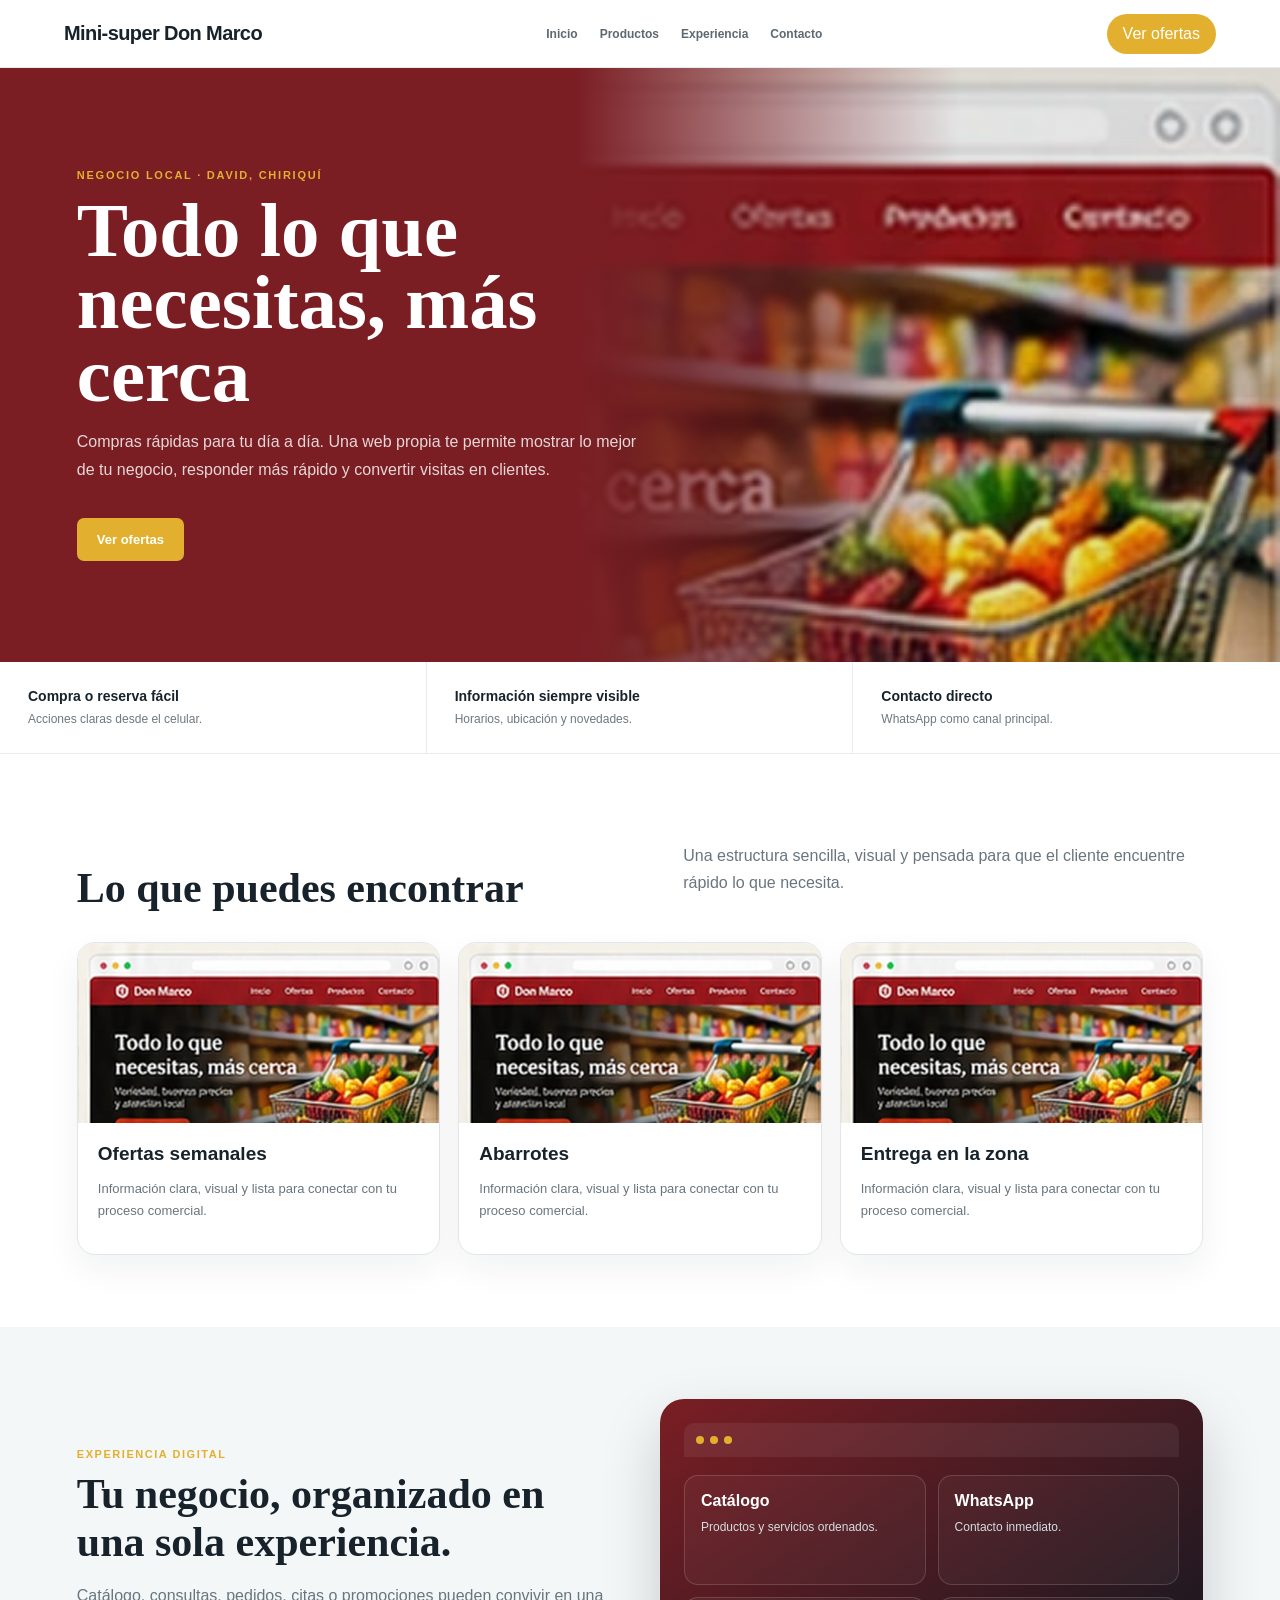
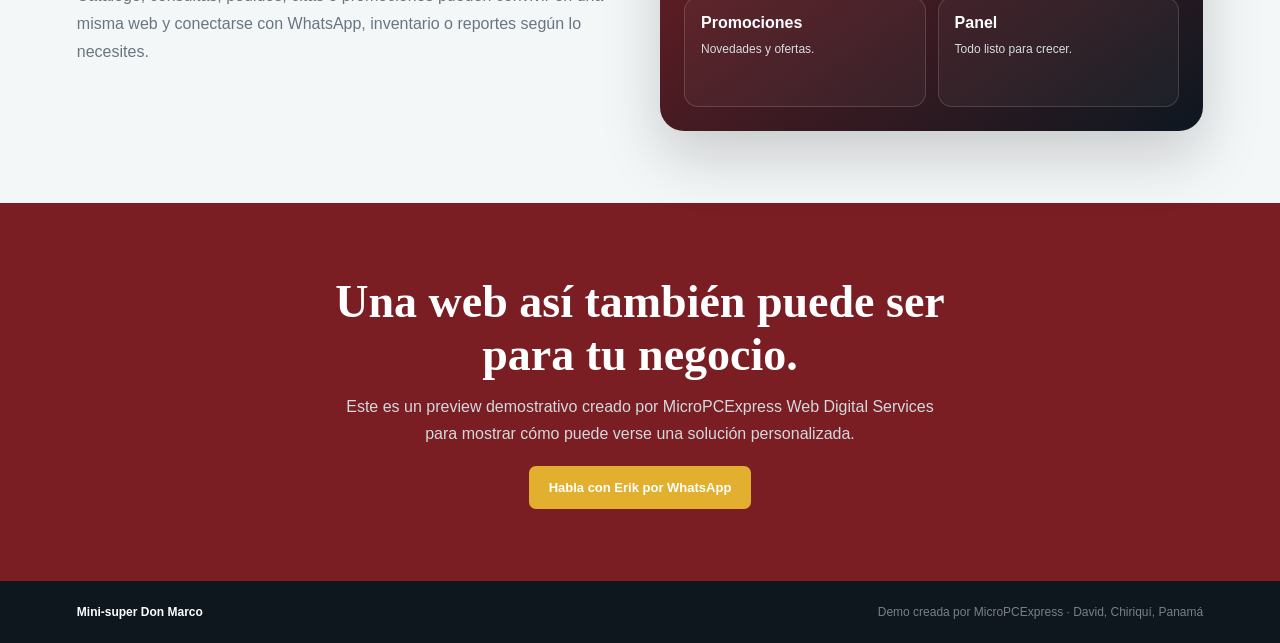
<file: previews/minisuper.html>
<!DOCTYPE html><html lang="es"><head><meta charset="UTF-8"><meta name="viewport" content="width=device-width,initial-scale=1"><title>Mini-super Don Marco</title><style>
*{box-sizing:border-box}html{scroll-behavior:smooth}body{margin:0;font-family:Inter,Arial,sans-serif;color:#17222b;background:#fff}a{text-decoration:none;color:inherit}header{position:sticky;top:0;z-index:20;height:68px;display:flex;align-items:center;justify-content:space-between;padding:0 clamp(20px,5vw,64px);background:rgba(255,255,255,.94);backdrop-filter:blur(14px);border-bottom:1px solid #e8ecef}.logo{font-weight:900;letter-spacing:-.03em;font-size:20px}nav{display:flex;gap:22px;font-size:12px;font-weight:700;color:#5d6870}.navcta{background:#e2b02e;color:#fff;padding:11px 16px;border-radius:999px}
.hero{min-height:66vh;display:grid;grid-template-columns:1.05fr .95fr;align-items:center;background:linear-gradient(90deg,#7a1e24 0%,#7a1e24 45%,rgba(0,0,0,.1) 75%),url('../assets/example-minisuper.webp') center/cover no-repeat;color:#fff;padding:70px clamp(24px,6vw,80px)}.hero h1{font-family:Georgia,serif;font-size:clamp(44px,6vw,78px);line-height:.94;margin:0;max-width:650px}.hero p{max-width:560px;line-height:1.75;color:rgba(255,255,255,.82);font-size:16px}.btn{display:inline-block;margin-top:18px;background:#e2b02e;color:#fff;padding:14px 20px;border-radius:7px;font-weight:800;font-size:13px}.featurebar{display:grid;grid-template-columns:repeat(3,1fr);border-bottom:1px solid #e7ecef}.featurebar div{padding:26px 28px;border-right:1px solid #e7ecef}.featurebar div:last-child{border-right:0}.featurebar b{display:block;font-size:14px;margin-bottom:5px}.featurebar span{font-size:12px;color:#6d7880}
section{padding:72px clamp(24px,6vw,80px)}.section-head{display:flex;justify-content:space-between;gap:30px;align-items:end;margin-bottom:30px}.section-head h2{font-family:Georgia,serif;font-size:42px;margin:0}.section-head p{max-width:520px;color:#69757e;line-height:1.7}.cards{display:grid;grid-template-columns:repeat(3,1fr);gap:18px}.card{border:1px solid #e0e6ea;border-radius:18px;overflow:hidden;background:#fff;box-shadow:0 14px 35px rgba(20,40,50,.06)}.card .img{height:180px;background:url('../assets/example-minisuper.webp') center/cover}.card div:last-child{padding:20px}.card b{font-size:19px}.card p{font-size:13px;line-height:1.65;color:#69757e}.band{background:#f4f7f8}.split{display:grid;grid-template-columns:1fr 1fr;gap:40px;align-items:center}.mock{min-height:320px;border-radius:24px;background:linear-gradient(145deg,#7a1e24,#0d1720);padding:24px;color:#fff;box-shadow:0 25px 60px rgba(0,0,0,.18)}.mockbar{height:34px;border-radius:10px 10px 0 0;background:#fff1;display:flex;align-items:center;padding:0 12px;gap:6px}.dot{width:8px;height:8px;border-radius:50%;background:#e2b02e}.mockbody{display:grid;grid-template-columns:1fr 1fr;gap:12px;padding-top:18px}.tile{min-height:110px;border:1px solid #ffffff26;border-radius:14px;padding:16px;background:#ffffff0a}.tile b{display:block;margin-bottom:7px}.tile span{font-size:12px;color:#d4dde1}.cta{background:#7a1e24;color:#fff;text-align:center;padding:72px 24px}.cta h2{font-family:Georgia,serif;font-size:46px;margin:0 auto 12px;max-width:700px}.cta p{max-width:620px;margin:0 auto;color:#d2d9dc;line-height:1.7}footer{padding:24px clamp(24px,6vw,80px);display:flex;justify-content:space-between;gap:20px;font-size:12px;color:#75818a;background:#0e171d}footer b{color:#fff}
@media(max-width:760px){nav{display:none}.hero{grid-template-columns:1fr;min-height:72vh;padding-top:54px}.hero h1{font-size:48px}.featurebar,.cards,.split{grid-template-columns:1fr}.featurebar div{border-right:0;border-bottom:1px solid #e7ecef}.section-head{display:block}.section-head p{margin-top:12px}}
</style></head><body>
<header><div class="logo">Mini-super Don Marco</div><nav><a href="#inicio">Inicio</a><a href="#oferta">Productos</a><a href="#experiencia">Experiencia</a><a href="#contacto">Contacto</a></nav><a class="navcta" href="#contacto">Ver ofertas</a></header>
<main><section class="hero" id="inicio"><div><div style="font-size:11px;letter-spacing:.16em;font-weight:800;color:#e2b02e;margin-bottom:14px">NEGOCIO LOCAL · DAVID, CHIRIQUÍ</div><h1>Todo lo que necesitas, más cerca</h1><p>Compras rápidas para tu día a día. Una web propia te permite mostrar lo mejor de tu negocio, responder más rápido y convertir visitas en clientes.</p><a class="btn" href="#oferta">Ver ofertas</a></div></section>
<div class="featurebar"><div><b>Compra o reserva fácil</b><span>Acciones claras desde el celular.</span></div><div><b>Información siempre visible</b><span>Horarios, ubicación y novedades.</span></div><div><b>Contacto directo</b><span>WhatsApp como canal principal.</span></div></div>
<section id="oferta"><div class="section-head"><h2>Lo que puedes encontrar</h2><p>Una estructura sencilla, visual y pensada para que el cliente encuentre rápido lo que necesita.</p></div><div class="cards"><article class="card"><div class="img"></div><div><b>Ofertas semanales</b><p>Información clara, visual y lista para conectar con tu proceso comercial.</p></div></article><article class="card"><div class="img"></div><div><b>Abarrotes</b><p>Información clara, visual y lista para conectar con tu proceso comercial.</p></div></article><article class="card"><div class="img"></div><div><b>Entrega en la zona</b><p>Información clara, visual y lista para conectar con tu proceso comercial.</p></div></article></div></section>
<section class="band" id="experiencia"><div class="split"><div><div style="font-size:11px;letter-spacing:.14em;font-weight:800;color:#e2b02e;margin-bottom:10px">EXPERIENCIA DIGITAL</div><h2 style="font-family:Georgia,serif;font-size:42px;margin:0 0 14px">Tu negocio, organizado en una sola experiencia.</h2><p style="color:#687680;line-height:1.75">Catálogo, consultas, pedidos, citas o promociones pueden convivir en una misma web y conectarse con WhatsApp, inventario o reportes según lo necesites.</p></div><div class="mock"><div class="mockbar"><i class="dot"></i><i class="dot"></i><i class="dot"></i></div><div class="mockbody"><div class="tile"><b>Catálogo</b><span>Productos y servicios ordenados.</span></div><div class="tile"><b>WhatsApp</b><span>Contacto inmediato.</span></div><div class="tile"><b>Promociones</b><span>Novedades y ofertas.</span></div><div class="tile"><b>Panel</b><span>Todo listo para crecer.</span></div></div></div></div></section>
<section class="cta" id="contacto"><h2>Una web así también puede ser para tu negocio.</h2><p>Este es un preview demostrativo creado por MicroPCExpress Web Digital Services para mostrar cómo puede verse una solución personalizada.</p><a class="btn" href="https://wa.me/50760124997" target="_blank">Habla con Erik por WhatsApp</a></section></main>
<footer><b>Mini-super Don Marco</b><span>Demo creada por MicroPCExpress · David, Chiriquí, Panamá</span></footer>
</body></html>
</file>
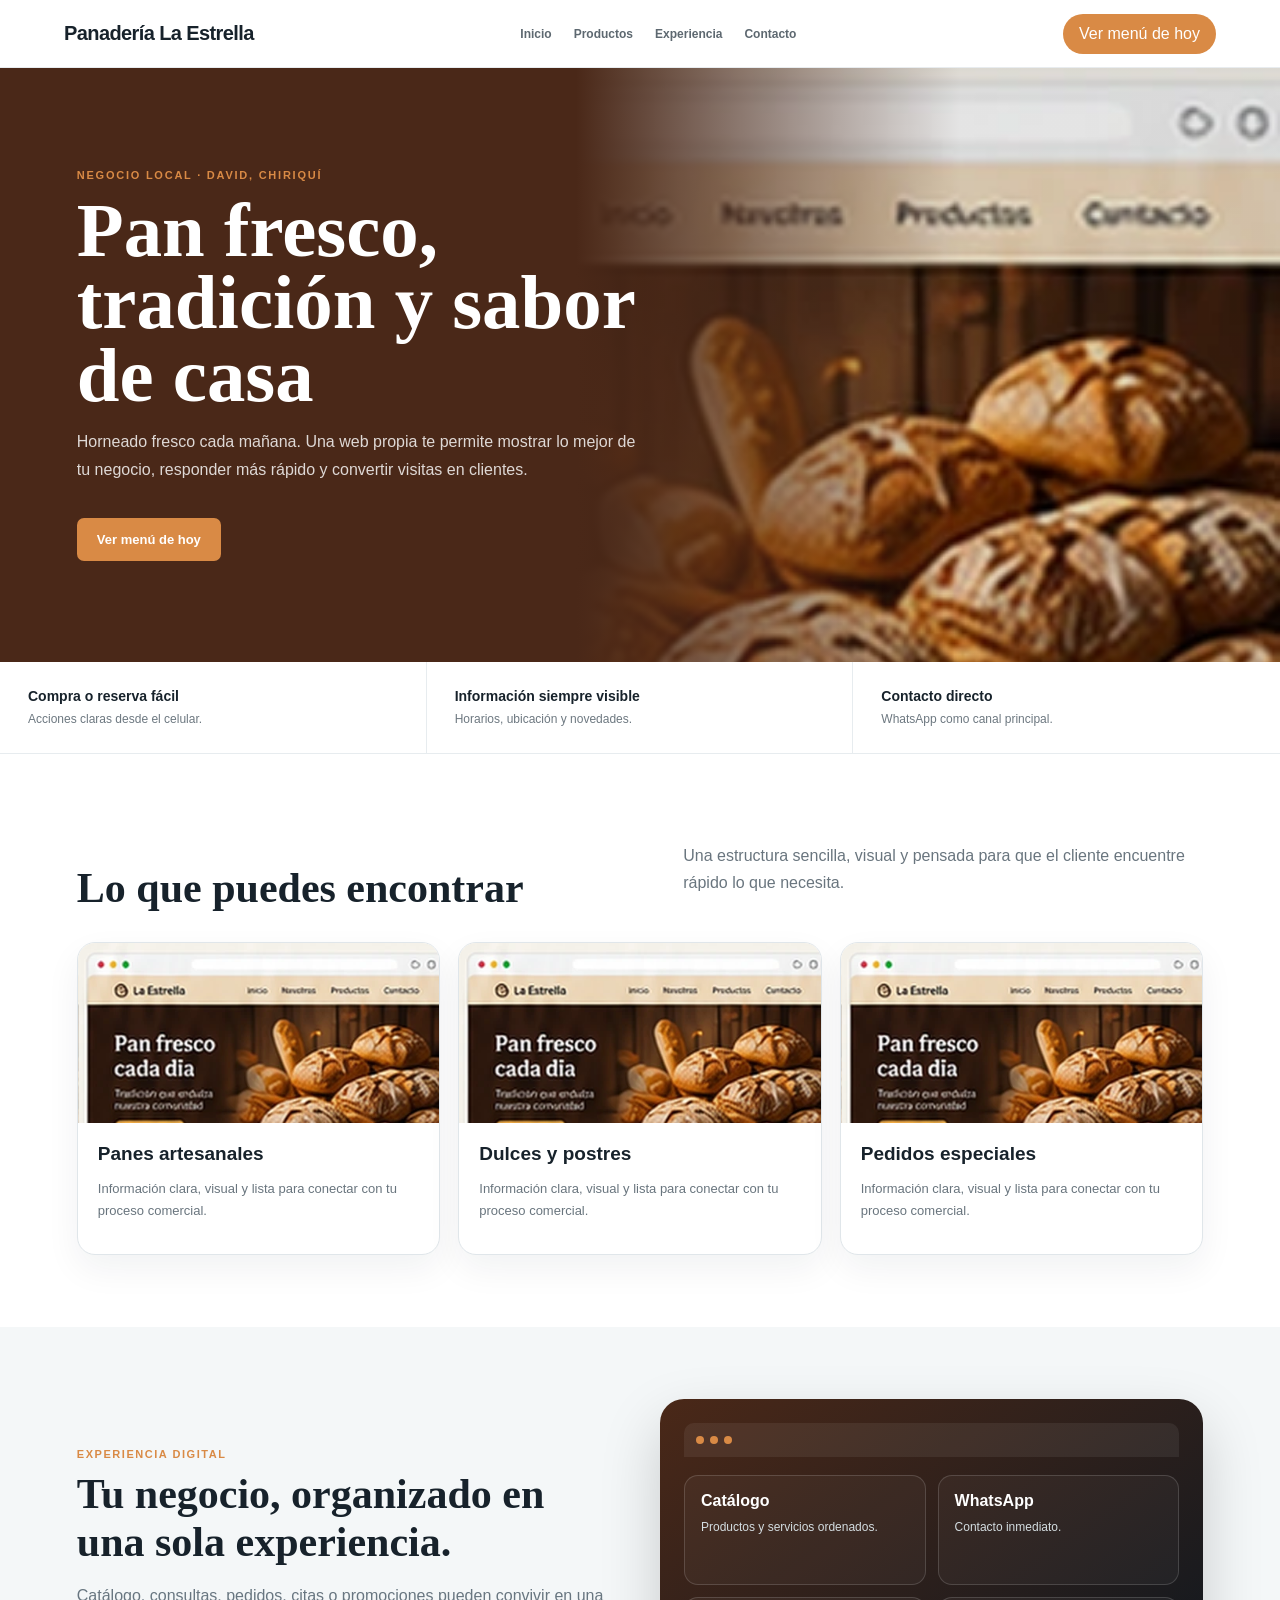
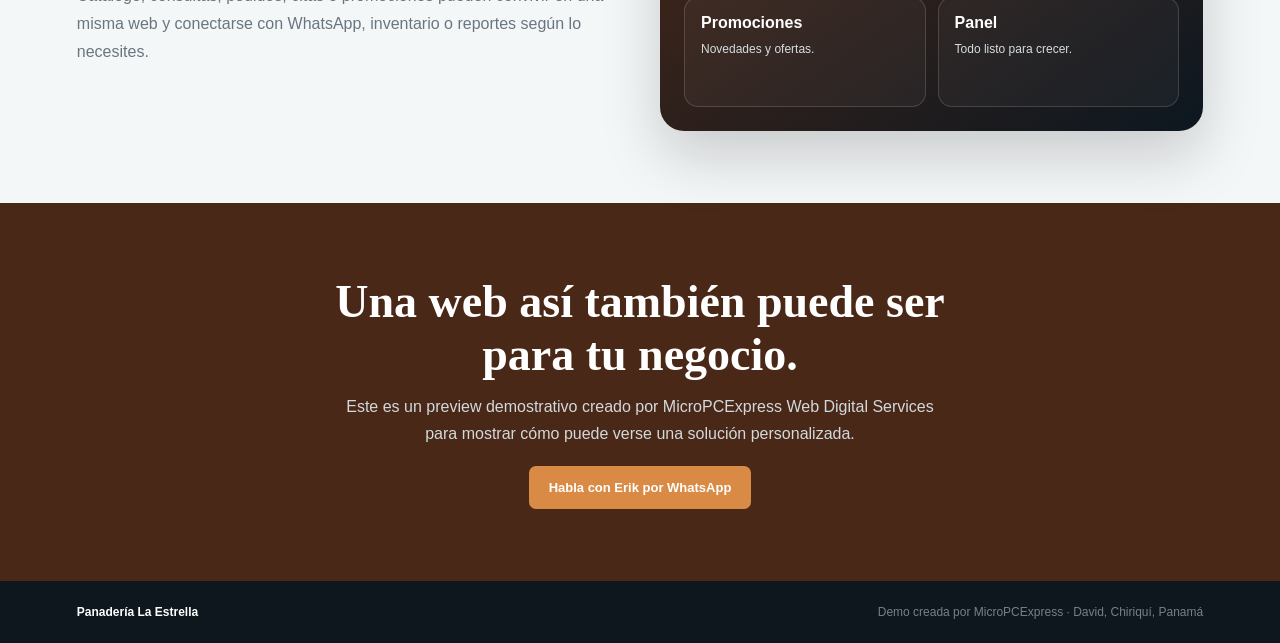
<file: previews/panaderia.html>
<!DOCTYPE html><html lang="es"><head><meta charset="UTF-8"><meta name="viewport" content="width=device-width,initial-scale=1"><title>Panadería La Estrella</title><style>
*{box-sizing:border-box}html{scroll-behavior:smooth}body{margin:0;font-family:Inter,Arial,sans-serif;color:#17222b;background:#fff}a{text-decoration:none;color:inherit}header{position:sticky;top:0;z-index:20;height:68px;display:flex;align-items:center;justify-content:space-between;padding:0 clamp(20px,5vw,64px);background:rgba(255,255,255,.94);backdrop-filter:blur(14px);border-bottom:1px solid #e8ecef}.logo{font-weight:900;letter-spacing:-.03em;font-size:20px}nav{display:flex;gap:22px;font-size:12px;font-weight:700;color:#5d6870}.navcta{background:#d98a45;color:#fff;padding:11px 16px;border-radius:999px}
.hero{min-height:66vh;display:grid;grid-template-columns:1.05fr .95fr;align-items:center;background:linear-gradient(90deg,#4a2818 0%,#4a2818 45%,rgba(0,0,0,.1) 75%),url('../assets/example-panaderia.webp') center/cover no-repeat;color:#fff;padding:70px clamp(24px,6vw,80px)}.hero h1{font-family:Georgia,serif;font-size:clamp(44px,6vw,78px);line-height:.94;margin:0;max-width:650px}.hero p{max-width:560px;line-height:1.75;color:rgba(255,255,255,.82);font-size:16px}.btn{display:inline-block;margin-top:18px;background:#d98a45;color:#fff;padding:14px 20px;border-radius:7px;font-weight:800;font-size:13px}.featurebar{display:grid;grid-template-columns:repeat(3,1fr);border-bottom:1px solid #e7ecef}.featurebar div{padding:26px 28px;border-right:1px solid #e7ecef}.featurebar div:last-child{border-right:0}.featurebar b{display:block;font-size:14px;margin-bottom:5px}.featurebar span{font-size:12px;color:#6d7880}
section{padding:72px clamp(24px,6vw,80px)}.section-head{display:flex;justify-content:space-between;gap:30px;align-items:end;margin-bottom:30px}.section-head h2{font-family:Georgia,serif;font-size:42px;margin:0}.section-head p{max-width:520px;color:#69757e;line-height:1.7}.cards{display:grid;grid-template-columns:repeat(3,1fr);gap:18px}.card{border:1px solid #e0e6ea;border-radius:18px;overflow:hidden;background:#fff;box-shadow:0 14px 35px rgba(20,40,50,.06)}.card .img{height:180px;background:url('../assets/example-panaderia.webp') center/cover}.card div:last-child{padding:20px}.card b{font-size:19px}.card p{font-size:13px;line-height:1.65;color:#69757e}.band{background:#f4f7f8}.split{display:grid;grid-template-columns:1fr 1fr;gap:40px;align-items:center}.mock{min-height:320px;border-radius:24px;background:linear-gradient(145deg,#4a2818,#0d1720);padding:24px;color:#fff;box-shadow:0 25px 60px rgba(0,0,0,.18)}.mockbar{height:34px;border-radius:10px 10px 0 0;background:#fff1;display:flex;align-items:center;padding:0 12px;gap:6px}.dot{width:8px;height:8px;border-radius:50%;background:#d98a45}.mockbody{display:grid;grid-template-columns:1fr 1fr;gap:12px;padding-top:18px}.tile{min-height:110px;border:1px solid #ffffff26;border-radius:14px;padding:16px;background:#ffffff0a}.tile b{display:block;margin-bottom:7px}.tile span{font-size:12px;color:#d4dde1}.cta{background:#4a2818;color:#fff;text-align:center;padding:72px 24px}.cta h2{font-family:Georgia,serif;font-size:46px;margin:0 auto 12px;max-width:700px}.cta p{max-width:620px;margin:0 auto;color:#d2d9dc;line-height:1.7}footer{padding:24px clamp(24px,6vw,80px);display:flex;justify-content:space-between;gap:20px;font-size:12px;color:#75818a;background:#0e171d}footer b{color:#fff}
@media(max-width:760px){nav{display:none}.hero{grid-template-columns:1fr;min-height:72vh;padding-top:54px}.hero h1{font-size:48px}.featurebar,.cards,.split{grid-template-columns:1fr}.featurebar div{border-right:0;border-bottom:1px solid #e7ecef}.section-head{display:block}.section-head p{margin-top:12px}}
</style></head><body>
<header><div class="logo">Panadería La Estrella</div><nav><a href="#inicio">Inicio</a><a href="#oferta">Productos</a><a href="#experiencia">Experiencia</a><a href="#contacto">Contacto</a></nav><a class="navcta" href="#contacto">Ver menú de hoy</a></header>
<main><section class="hero" id="inicio"><div><div style="font-size:11px;letter-spacing:.16em;font-weight:800;color:#d98a45;margin-bottom:14px">NEGOCIO LOCAL · DAVID, CHIRIQUÍ</div><h1>Pan fresco, tradición y sabor de casa</h1><p>Horneado fresco cada mañana. Una web propia te permite mostrar lo mejor de tu negocio, responder más rápido y convertir visitas en clientes.</p><a class="btn" href="#oferta">Ver menú de hoy</a></div></section>
<div class="featurebar"><div><b>Compra o reserva fácil</b><span>Acciones claras desde el celular.</span></div><div><b>Información siempre visible</b><span>Horarios, ubicación y novedades.</span></div><div><b>Contacto directo</b><span>WhatsApp como canal principal.</span></div></div>
<section id="oferta"><div class="section-head"><h2>Lo que puedes encontrar</h2><p>Una estructura sencilla, visual y pensada para que el cliente encuentre rápido lo que necesita.</p></div><div class="cards"><article class="card"><div class="img"></div><div><b>Panes artesanales</b><p>Información clara, visual y lista para conectar con tu proceso comercial.</p></div></article><article class="card"><div class="img"></div><div><b>Dulces y postres</b><p>Información clara, visual y lista para conectar con tu proceso comercial.</p></div></article><article class="card"><div class="img"></div><div><b>Pedidos especiales</b><p>Información clara, visual y lista para conectar con tu proceso comercial.</p></div></article></div></section>
<section class="band" id="experiencia"><div class="split"><div><div style="font-size:11px;letter-spacing:.14em;font-weight:800;color:#d98a45;margin-bottom:10px">EXPERIENCIA DIGITAL</div><h2 style="font-family:Georgia,serif;font-size:42px;margin:0 0 14px">Tu negocio, organizado en una sola experiencia.</h2><p style="color:#687680;line-height:1.75">Catálogo, consultas, pedidos, citas o promociones pueden convivir en una misma web y conectarse con WhatsApp, inventario o reportes según lo necesites.</p></div><div class="mock"><div class="mockbar"><i class="dot"></i><i class="dot"></i><i class="dot"></i></div><div class="mockbody"><div class="tile"><b>Catálogo</b><span>Productos y servicios ordenados.</span></div><div class="tile"><b>WhatsApp</b><span>Contacto inmediato.</span></div><div class="tile"><b>Promociones</b><span>Novedades y ofertas.</span></div><div class="tile"><b>Panel</b><span>Todo listo para crecer.</span></div></div></div></div></section>
<section class="cta" id="contacto"><h2>Una web así también puede ser para tu negocio.</h2><p>Este es un preview demostrativo creado por MicroPCExpress Web Digital Services para mostrar cómo puede verse una solución personalizada.</p><a class="btn" href="https://wa.me/50760124997" target="_blank">Habla con Erik por WhatsApp</a></section></main>
<footer><b>Panadería La Estrella</b><span>Demo creada por MicroPCExpress · David, Chiriquí, Panamá</span></footer>
</body></html>
</file>
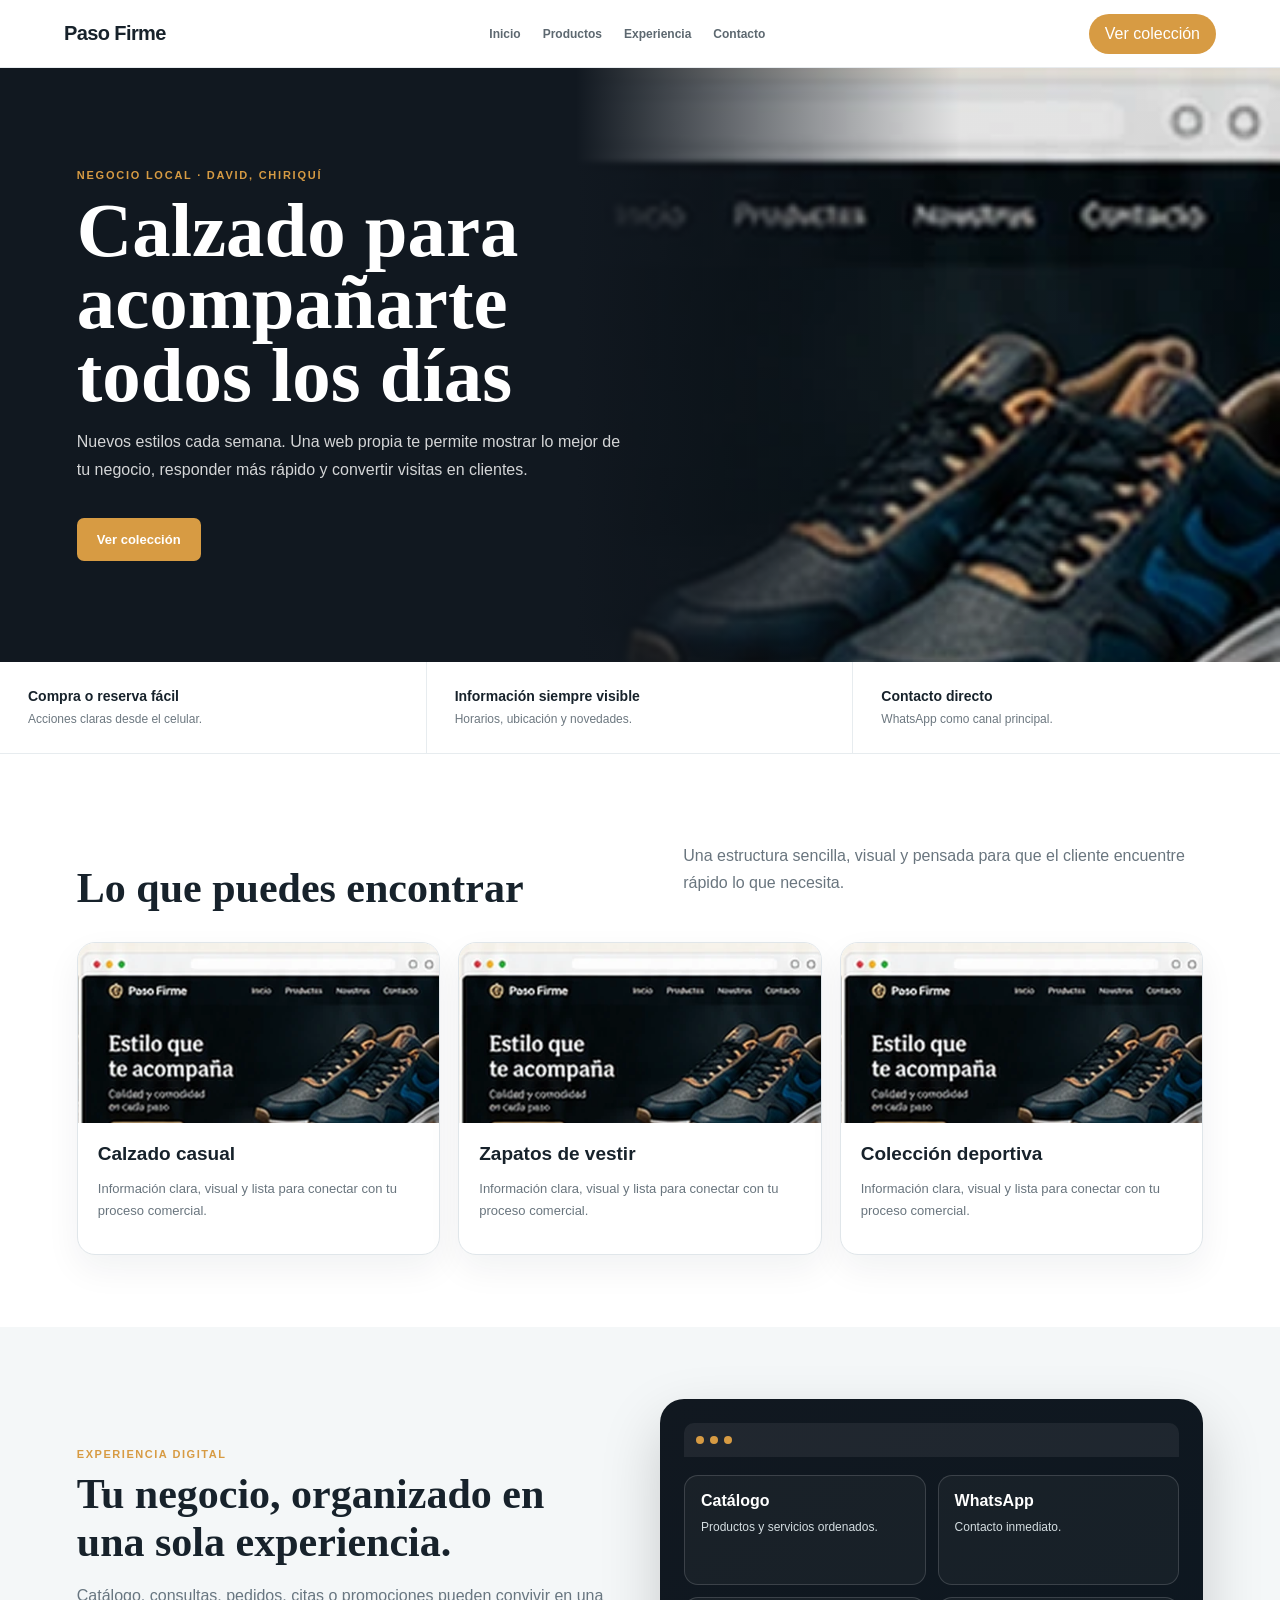
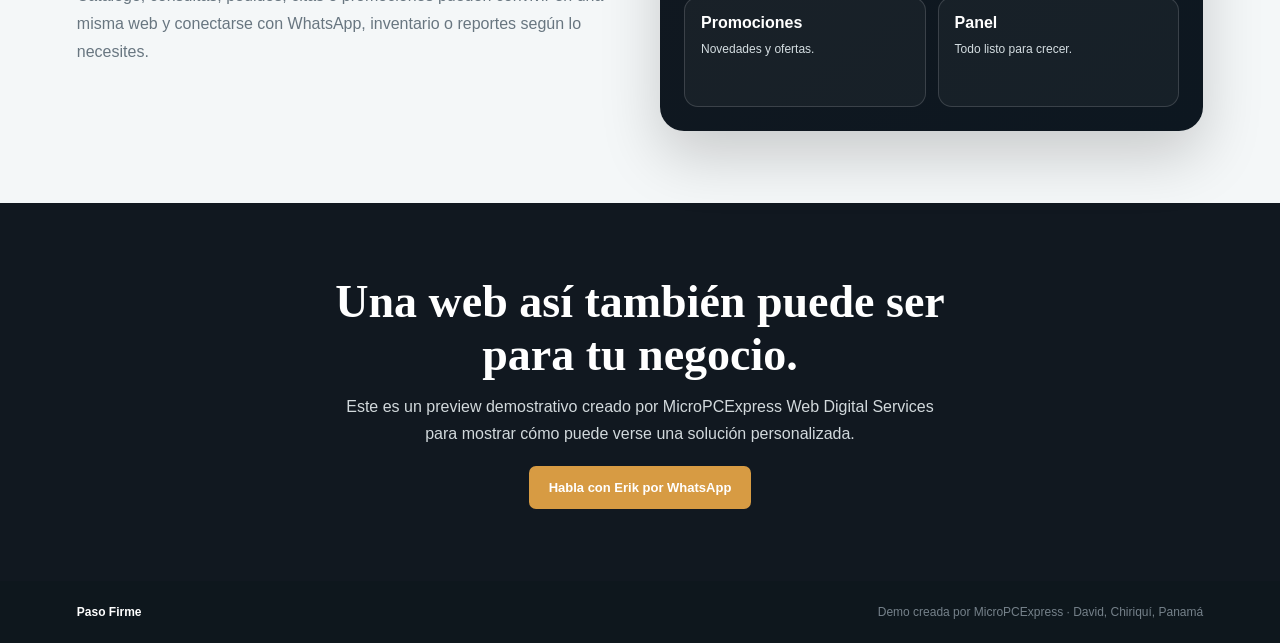
<file: previews/zapateria.html>
<!DOCTYPE html><html lang="es"><head><meta charset="UTF-8"><meta name="viewport" content="width=device-width,initial-scale=1"><title>Paso Firme</title><style>
*{box-sizing:border-box}html{scroll-behavior:smooth}body{margin:0;font-family:Inter,Arial,sans-serif;color:#17222b;background:#fff}a{text-decoration:none;color:inherit}header{position:sticky;top:0;z-index:20;height:68px;display:flex;align-items:center;justify-content:space-between;padding:0 clamp(20px,5vw,64px);background:rgba(255,255,255,.94);backdrop-filter:blur(14px);border-bottom:1px solid #e8ecef}.logo{font-weight:900;letter-spacing:-.03em;font-size:20px}nav{display:flex;gap:22px;font-size:12px;font-weight:700;color:#5d6870}.navcta{background:#d79b43;color:#fff;padding:11px 16px;border-radius:999px}
.hero{min-height:66vh;display:grid;grid-template-columns:1.05fr .95fr;align-items:center;background:linear-gradient(90deg,#111820 0%,#111820 45%,rgba(0,0,0,.1) 75%),url('../assets/example-zapateria.webp') center/cover no-repeat;color:#fff;padding:70px clamp(24px,6vw,80px)}.hero h1{font-family:Georgia,serif;font-size:clamp(44px,6vw,78px);line-height:.94;margin:0;max-width:650px}.hero p{max-width:560px;line-height:1.75;color:rgba(255,255,255,.82);font-size:16px}.btn{display:inline-block;margin-top:18px;background:#d79b43;color:#fff;padding:14px 20px;border-radius:7px;font-weight:800;font-size:13px}.featurebar{display:grid;grid-template-columns:repeat(3,1fr);border-bottom:1px solid #e7ecef}.featurebar div{padding:26px 28px;border-right:1px solid #e7ecef}.featurebar div:last-child{border-right:0}.featurebar b{display:block;font-size:14px;margin-bottom:5px}.featurebar span{font-size:12px;color:#6d7880}
section{padding:72px clamp(24px,6vw,80px)}.section-head{display:flex;justify-content:space-between;gap:30px;align-items:end;margin-bottom:30px}.section-head h2{font-family:Georgia,serif;font-size:42px;margin:0}.section-head p{max-width:520px;color:#69757e;line-height:1.7}.cards{display:grid;grid-template-columns:repeat(3,1fr);gap:18px}.card{border:1px solid #e0e6ea;border-radius:18px;overflow:hidden;background:#fff;box-shadow:0 14px 35px rgba(20,40,50,.06)}.card .img{height:180px;background:url('../assets/example-zapateria.webp') center/cover}.card div:last-child{padding:20px}.card b{font-size:19px}.card p{font-size:13px;line-height:1.65;color:#69757e}.band{background:#f4f7f8}.split{display:grid;grid-template-columns:1fr 1fr;gap:40px;align-items:center}.mock{min-height:320px;border-radius:24px;background:linear-gradient(145deg,#111820,#0d1720);padding:24px;color:#fff;box-shadow:0 25px 60px rgba(0,0,0,.18)}.mockbar{height:34px;border-radius:10px 10px 0 0;background:#fff1;display:flex;align-items:center;padding:0 12px;gap:6px}.dot{width:8px;height:8px;border-radius:50%;background:#d79b43}.mockbody{display:grid;grid-template-columns:1fr 1fr;gap:12px;padding-top:18px}.tile{min-height:110px;border:1px solid #ffffff26;border-radius:14px;padding:16px;background:#ffffff0a}.tile b{display:block;margin-bottom:7px}.tile span{font-size:12px;color:#d4dde1}.cta{background:#111820;color:#fff;text-align:center;padding:72px 24px}.cta h2{font-family:Georgia,serif;font-size:46px;margin:0 auto 12px;max-width:700px}.cta p{max-width:620px;margin:0 auto;color:#d2d9dc;line-height:1.7}footer{padding:24px clamp(24px,6vw,80px);display:flex;justify-content:space-between;gap:20px;font-size:12px;color:#75818a;background:#0e171d}footer b{color:#fff}
@media(max-width:760px){nav{display:none}.hero{grid-template-columns:1fr;min-height:72vh;padding-top:54px}.hero h1{font-size:48px}.featurebar,.cards,.split{grid-template-columns:1fr}.featurebar div{border-right:0;border-bottom:1px solid #e7ecef}.section-head{display:block}.section-head p{margin-top:12px}}
</style></head><body>
<header><div class="logo">Paso Firme</div><nav><a href="#inicio">Inicio</a><a href="#oferta">Productos</a><a href="#experiencia">Experiencia</a><a href="#contacto">Contacto</a></nav><a class="navcta" href="#contacto">Ver colección</a></header>
<main><section class="hero" id="inicio"><div><div style="font-size:11px;letter-spacing:.16em;font-weight:800;color:#d79b43;margin-bottom:14px">NEGOCIO LOCAL · DAVID, CHIRIQUÍ</div><h1>Calzado para acompañarte todos los días</h1><p>Nuevos estilos cada semana. Una web propia te permite mostrar lo mejor de tu negocio, responder más rápido y convertir visitas en clientes.</p><a class="btn" href="#oferta">Ver colección</a></div></section>
<div class="featurebar"><div><b>Compra o reserva fácil</b><span>Acciones claras desde el celular.</span></div><div><b>Información siempre visible</b><span>Horarios, ubicación y novedades.</span></div><div><b>Contacto directo</b><span>WhatsApp como canal principal.</span></div></div>
<section id="oferta"><div class="section-head"><h2>Lo que puedes encontrar</h2><p>Una estructura sencilla, visual y pensada para que el cliente encuentre rápido lo que necesita.</p></div><div class="cards"><article class="card"><div class="img"></div><div><b>Calzado casual</b><p>Información clara, visual y lista para conectar con tu proceso comercial.</p></div></article><article class="card"><div class="img"></div><div><b>Zapatos de vestir</b><p>Información clara, visual y lista para conectar con tu proceso comercial.</p></div></article><article class="card"><div class="img"></div><div><b>Colección deportiva</b><p>Información clara, visual y lista para conectar con tu proceso comercial.</p></div></article></div></section>
<section class="band" id="experiencia"><div class="split"><div><div style="font-size:11px;letter-spacing:.14em;font-weight:800;color:#d79b43;margin-bottom:10px">EXPERIENCIA DIGITAL</div><h2 style="font-family:Georgia,serif;font-size:42px;margin:0 0 14px">Tu negocio, organizado en una sola experiencia.</h2><p style="color:#687680;line-height:1.75">Catálogo, consultas, pedidos, citas o promociones pueden convivir en una misma web y conectarse con WhatsApp, inventario o reportes según lo necesites.</p></div><div class="mock"><div class="mockbar"><i class="dot"></i><i class="dot"></i><i class="dot"></i></div><div class="mockbody"><div class="tile"><b>Catálogo</b><span>Productos y servicios ordenados.</span></div><div class="tile"><b>WhatsApp</b><span>Contacto inmediato.</span></div><div class="tile"><b>Promociones</b><span>Novedades y ofertas.</span></div><div class="tile"><b>Panel</b><span>Todo listo para crecer.</span></div></div></div></div></section>
<section class="cta" id="contacto"><h2>Una web así también puede ser para tu negocio.</h2><p>Este es un preview demostrativo creado por MicroPCExpress Web Digital Services para mostrar cómo puede verse una solución personalizada.</p><a class="btn" href="https://wa.me/50760124997" target="_blank">Habla con Erik por WhatsApp</a></section></main>
<footer><b>Paso Firme</b><span>Demo creada por MicroPCExpress · David, Chiriquí, Panamá</span></footer>
</body></html>
</file>
<file: styles.css>
:root{
  --navy:#06182f;--navy-2:#0a2447;--navy-3:#102f59;--ink:#071426;--blue:#128dff;--blue-2:#19a7ff;--cyan:#39d9ff;--sky:#eaf4ff;--line:rgba(255,255,255,.12);--muted:#9fb3ca;--light:#f7fbff;--white:#fff;--shadow:0 28px 70px rgba(0,24,64,.18);--ease:cubic-bezier(.22,1,.36,1);--radius:28px;
}
*{box-sizing:border-box}html{scroll-behavior:smooth;scroll-padding-top:88px}body{margin:0;background:var(--navy);color:#fff;font-family:Inter,ui-sans-serif,system-ui,-apple-system,BlinkMacSystemFont,"Segoe UI",sans-serif;-webkit-font-smoothing:antialiased;overflow-x:hidden}body.menu-open,body.modal-open{overflow:hidden}button,input,select{font:inherit}a{color:inherit;text-decoration:none}button{color:inherit}img{max-width:100%;display:block}.skip-link{position:fixed;left:16px;top:16px;z-index:999;transform:translateY(-150%);background:#fff;color:#071426;padding:12px 16px;border-radius:999px;font-weight:800;transition:.3s}.skip-link:focus{transform:none}:focus-visible{outline:2px solid #fff;outline-offset:4px}.scroll-progress{position:fixed;left:0;right:0;top:0;height:2px;z-index:150;background:transparent}.scroll-progress span{display:block;height:100%;width:100%;transform:scaleX(0);transform-origin:left;background:linear-gradient(90deg,var(--cyan),var(--blue));will-change:transform}

/* BRAND / HEADER */
.site-header{position:fixed;inset:0 0 auto;z-index:100;transition:background .45s var(--ease),border-color .45s var(--ease),transform .45s var(--ease),backdrop-filter .45s}.site-header.scrolled{background:rgba(4,19,39,.78);border-bottom:1px solid rgba(255,255,255,.1);backdrop-filter:blur(18px)}.header-inner{width:min(1440px,calc(100% - 44px));height:78px;margin:auto;display:grid;grid-template-columns:auto 1fr auto;align-items:center;gap:40px}.brand{display:inline-flex;align-items:center;gap:10px;font-weight:800;letter-spacing:-.03em}.brand-mark{width:34px;height:30px;display:inline-flex;color:var(--blue);flex:0 0 auto}.brand-mark svg{width:100%;height:100%;fill:currentColor}.brand-copy{display:flex;flex-direction:column;justify-content:center;line-height:1;gap:4px}.brand-text{font-size:20px;line-height:1;font-weight:800}.brand-subtext{font-size:8px;line-height:1;letter-spacing:.16em;font-weight:800;color:#7f99b3;white-space:nowrap}.desktop-nav{justify-self:center;display:flex;align-items:center;gap:34px}.desktop-nav a{position:relative;padding:30px 0 24px;font-size:13px;color:#d5e3f4;transition:color .3s}.desktop-nav a:after{content:"";position:absolute;left:0;right:0;bottom:17px;height:2px;background:#fff;transform:scaleX(0);transform-origin:center;transition:transform .35s var(--ease)}.desktop-nav a.active,.desktop-nav a:hover{color:#fff}.desktop-nav a.active:after{transform:scaleX(1)}.header-actions{display:flex;align-items:center;gap:14px}.header-cta{display:inline-flex;align-items:center;gap:14px;padding:12px 18px;border-radius:999px;background:linear-gradient(135deg,#0c8cff,#20a7ff);box-shadow:0 10px 30px rgba(18,141,255,.25);font-size:13px;font-weight:800}.header-cta span{font-size:18px}.menu-button{display:none;width:40px;height:40px;padding:0;border:0;background:transparent;position:relative;cursor:pointer}.menu-button span{position:absolute;left:7px;right:7px;height:1.5px;background:#fff;top:16px;transition:.35s var(--ease)}.menu-button span:last-child{top:24px}.menu-button[aria-expanded="true"] span:first-child{top:20px;transform:rotate(45deg)}.menu-button[aria-expanded="true"] span:last-child{top:20px;transform:rotate(-45deg)}

/* MENU OVERLAY */
.menu-overlay{position:fixed;inset:0;z-index:130;background:#06162c;display:flex;flex-direction:column;padding:22px clamp(22px,5vw,70px) 34px;opacity:0;visibility:hidden;clip-path:inset(0 0 100% 0);transition:opacity .35s var(--ease),clip-path .72s var(--ease),visibility 0s linear .72s}.menu-overlay.open{opacity:1;visibility:visible;clip-path:inset(0 0 0 0);transition-delay:0s}.menu-top{display:flex;align-items:center;justify-content:space-between}.menu-close{width:46px;height:46px;border:1px solid rgba(255,255,255,.18);border-radius:50%;background:transparent;font-size:30px;cursor:pointer}.menu-nav{margin:auto 0;display:grid;grid-template-columns:repeat(2,minmax(0,1fr));gap:0 7vw;border-top:1px solid rgba(255,255,255,.1)}.menu-nav a{display:grid;grid-template-columns:42px 1fr auto;align-items:center;gap:16px;padding:18px 0;border-bottom:1px solid rgba(255,255,255,.1);transform:translateY(20px);opacity:0;transition:transform .65s var(--ease),opacity .65s var(--ease),color .3s}.menu-overlay.open .menu-nav a{transform:none;opacity:1}.menu-overlay.open .menu-nav a:nth-child(2){transition-delay:.04s}.menu-overlay.open .menu-nav a:nth-child(3){transition-delay:.08s}.menu-overlay.open .menu-nav a:nth-child(4){transition-delay:.12s}.menu-overlay.open .menu-nav a:nth-child(5){transition-delay:.16s}.menu-overlay.open .menu-nav a:nth-child(6){transition-delay:.20s}.menu-overlay.open .menu-nav a:nth-child(7){transition-delay:.24s}.menu-overlay.open .menu-nav a:nth-child(8){transition-delay:.28s}.menu-nav small{color:#7f9ab6;font-size:11px;letter-spacing:.18em}.menu-nav span{font-size:clamp(30px,4.2vw,64px);font-weight:850;letter-spacing:-.05em}.menu-nav b{font-size:28px;font-weight:400;opacity:.25;transform:translateX(-8px);transition:.35s}.menu-nav a:hover b{opacity:1;transform:translateX(0)}.menu-foot{display:grid;grid-template-columns:repeat(3,1fr);gap:30px;border-top:1px solid rgba(255,255,255,.1);padding-top:20px}.menu-foot div{display:flex;flex-direction:column;gap:4px}.menu-foot small{font-size:10px;letter-spacing:.18em;color:#7b96b2}.menu-foot span,.menu-foot a{font-size:13px;color:#d9e7f5}

/* HERO */
.hero{position:relative;min-height:100svh;overflow:hidden;background:radial-gradient(1000px 520px at 70% 18%,rgba(20,119,255,.22),transparent 65%),linear-gradient(135deg,#071a34 0%,#06162d 52%,#0b2345 100%);isolation:isolate}.hero-grid{position:absolute;inset:0;opacity:.16;background-image:linear-gradient(rgba(255,255,255,.08) 1px,transparent 1px),linear-gradient(90deg,rgba(255,255,255,.08) 1px,transparent 1px);background-size:95px 95px;mask-image:linear-gradient(to right,transparent 0,#000 20%,#000 100%)}.hero-noise{position:absolute;inset:-50%;opacity:.045;pointer-events:none;background-image:url("data:image/svg+xml,%3Csvg xmlns='http://www.w3.org/2000/svg' width='160' height='160'%3E%3Cfilter id='n'%3E%3CfeTurbulence type='fractalNoise' baseFrequency='.82' numOctaves='3' stitchTiles='stitch'/%3E%3C/filter%3E%3Crect width='100%25' height='100%25' filter='url(%23n)' opacity='.9'/%3E%3C/svg%3E")}.hero-orb{position:absolute;border-radius:50%;filter:blur(80px);opacity:.25}.hero-orb-a{width:430px;height:430px;background:#007cff;right:-90px;top:120px}.hero-orb-b{width:320px;height:320px;background:#28d8ff;left:38%;bottom:-180px;opacity:.1}.hero-desktop{position:relative;min-height:100svh;width:min(1440px,100%);margin:auto}.hero-plane{position:absolute;inset:0;will-change:transform}.hero-copy{position:absolute;left:clamp(28px,7vw,108px);top:50%;transform:translateY(-46%);width:min(510px,40vw);z-index:4}.eyebrow,.section-kicker,.mini-eyebrow{display:inline-flex;align-items:center;gap:8px;font-size:10px;font-weight:800;letter-spacing:.16em;text-transform:uppercase}.eyebrow{padding:8px 13px;border:1px solid rgba(57,217,255,.55);border-radius:999px;color:#53e3ff;background:rgba(0,153,255,.07)}.hero-title{margin:20px 0 12px;font-size:clamp(48px,4.25vw,68px);line-height:.99;letter-spacing:-.048em;font-weight:850}.hero-title span{display:block}.hero-title .accent{color:#1597ff}.hero-lede{font-size:17px;line-height:1.55;color:#d2e2f3;max-width:460px}.hero-actions{display:flex;gap:14px;align-items:center;margin-top:24px;flex-wrap:wrap}.btn{display:inline-flex;align-items:center;justify-content:center;gap:12px;min-height:48px;padding:12px 20px;border-radius:999px;font-size:13px;font-weight:850;border:1px solid transparent;cursor:pointer;transition:transform .45s var(--ease),background .35s,border-color .35s,box-shadow .35s;color:inherit}.btn-primary{background:linear-gradient(135deg,#0784ff,#1da6ff);box-shadow:0 14px 34px rgba(7,132,255,.23)}.btn-primary:hover{box-shadow:0 18px 46px rgba(7,132,255,.36)}.btn-ghost{background:rgba(255,255,255,.035);border-color:rgba(255,255,255,.55)}.btn-ghost:hover{background:rgba(255,255,255,.09);border-color:#fff}.play-dot{width:23px;height:23px;border:1px solid rgba(255,255,255,.5);display:grid;place-items:center;border-radius:50%;font-size:9px}.hero-trust{display:flex;align-items:center;gap:24px;margin-top:30px;color:#d2e0ef;font-size:12px}.hero-trust span{display:inline-flex;align-items:center;gap:8px}.hero-trust i{font-style:normal;color:#1b9cff;font-size:18px}.intro-item{opacity:0;transform:translateY(22px);transition:opacity .85s var(--ease),transform .85s var(--ease);transition-delay:var(--delay,0s)}body.ready .intro-item{opacity:1;transform:none}.mask-reveal span{overflow:hidden}.dashboard-shell.intro-item{opacity:0;transform:translateY(-42%) rotate(1.6deg) scale(.97)}body.ready .dashboard-shell.intro-item{opacity:1;transform:translateY(-48%) rotate(1.6deg) scale(1)}
.hero-plane-dashboard{z-index:2}.dashboard-shell{position:absolute;width:min(650px,49vw);right:clamp(20px,4.3vw,70px);top:50%;transform:translateY(-48%) rotate(1.6deg);border:1px solid rgba(57,154,255,.55);border-radius:20px;background:linear-gradient(180deg,rgba(7,31,61,.92),rgba(4,22,45,.96));box-shadow:0 40px 120px rgba(0,0,0,.42),0 0 60px rgba(0,127,255,.15),inset 0 0 0 1px rgba(255,255,255,.03);overflow:hidden}.dashboard-shell:before{content:"";position:absolute;inset:-1px;border-radius:inherit;pointer-events:none;background:linear-gradient(120deg,transparent 15%,rgba(75,186,255,.35),transparent 52%);transform:translateX(-100%);animation:sheen 7s ease-in-out infinite 3s}.dashboard-topbar{height:50px;display:grid;grid-template-columns:1fr auto 1fr;align-items:center;padding:0 16px;border-bottom:1px solid rgba(255,255,255,.08);font-size:11px}.window-dots{display:flex;gap:5px}.window-dots i{width:7px;height:7px;border-radius:50%;background:#ff5f57}.window-dots i:nth-child(2){background:#ffbd2e}.window-dots i:nth-child(3){background:#28c840}.dash-brand{display:flex;gap:6px;align-items:center;font-size:11px}.dash-brand b{color:#1597ff}.dash-search{justify-self:end;width:185px;border:1px solid rgba(255,255,255,.09);border-radius:999px;padding:7px 10px;color:#90a7bd;display:flex;justify-content:space-between}.dashboard-body{display:grid;grid-template-columns:112px 1fr;min-height:390px}.dash-sidebar{border-right:1px solid rgba(255,255,255,.08);padding:14px 9px;display:flex;flex-direction:column;gap:6px}.dash-logo{width:34px;height:34px;border-radius:10px;background:linear-gradient(135deg,#118fff,#0a5ed0);display:grid;place-items:center;font-weight:900;margin:0 0 8px}.dash-sidebar button{border:0;background:transparent;color:#9db0c2;padding:9px 9px;border-radius:8px;text-align:left;font-size:9px;display:flex;gap:8px;align-items:center}.dash-sidebar button.active{background:linear-gradient(90deg,#1189f6,#0b5db9);color:#fff}.dash-main{padding:17px}.dash-title-row{display:flex;align-items:flex-start;justify-content:space-between;gap:12px}.dash-title-row small{font-size:8px;letter-spacing:.14em;color:#4cb7ff}.dash-title-row h2{font-size:16px;margin:3px 0 10px}.demo-pill{font-size:7px;padding:5px 7px;border:1px solid rgba(77,189,255,.28);border-radius:999px;color:#74c9ff}.dash-kpis{display:grid;grid-template-columns:repeat(4,1fr);gap:8px}.kpi{min-height:69px;padding:9px;border-radius:8px;border:1px solid rgba(255,255,255,.06);display:flex;flex-direction:column}.kpi small{font-size:8px;color:#ced8e6}.kpi b{font-size:16px;margin:3px 0}.kpi span{font-size:8px}.kpi-green{background:linear-gradient(135deg,rgba(0,183,130,.32),rgba(0,108,78,.2))}.kpi-green span{color:#4cffb6}.kpi-blue{background:linear-gradient(135deg,rgba(13,121,255,.28),rgba(6,82,157,.22))}.kpi-blue span{color:#4ab4ff}.kpi-violet{background:linear-gradient(135deg,rgba(106,54,222,.28),rgba(75,34,126,.22))}.kpi-violet span{color:#d27cff}.kpi-orange{background:linear-gradient(135deg,rgba(224,123,27,.3),rgba(118,58,8,.18))}.kpi-orange span{color:#ffc44d}.dash-grid{display:grid;grid-template-columns:1.55fr .85fr;gap:10px;margin-top:10px}.chart-card,.products-card{border:1px solid rgba(255,255,255,.07);background:rgba(255,255,255,.035);border-radius:9px;padding:10px}.card-head{display:flex;justify-content:space-between;font-size:8px}.card-head span{font-size:8px;color:#63beff;background:#fff;color:#0d6fc8;padding:3px 6px;border-radius:5px}.line-chart{width:100%;height:160px;overflow:visible}.chart-line{fill:none;stroke:#1291ff;stroke-width:4;stroke-linecap:round;stroke-linejoin:round;stroke-dasharray:780;stroke-dashoffset:780;animation:drawLine 2.4s var(--ease) forwards 1.15s}.chart-dots circle{fill:#0d8fff;stroke:#74c8ff;stroke-width:2;opacity:0;animation:fadePoint .4s forwards 2.4s}.chart-labels{display:flex;justify-content:space-between;font-size:7px;color:#7e94a8;margin-top:-11px}.products-card>b{font-size:8px}.products-card ul{list-style:none;padding:5px 0 0;margin:0;display:grid;gap:8px}.products-card li{display:grid;grid-template-columns:20px 1fr auto;align-items:center;font-size:8px;color:#cbd7e5}.product-icon{width:18px;height:18px;border-radius:5px;background:#eef7ff;color:#0c78da;display:grid;place-items:center}.hero-plane-float{z-index:4;pointer-events:none}.floating-note{position:absolute;display:flex;align-items:center;gap:10px;border:1px solid rgba(255,255,255,.25);background:rgba(242,248,255,.96);color:#10213a;border-radius:14px;padding:11px 14px;box-shadow:0 20px 50px rgba(4,19,42,.28)}.floating-note>span{width:28px;height:28px;border-radius:50%;background:#118fff;color:white;display:grid;place-items:center}.floating-note div{display:flex;flex-direction:column}.floating-note b{font-size:10px}.floating-note small{font-size:8px;color:#506176;margin-top:2px}.note-a{right:2.5vw;bottom:10vh}.note-b{right:7vw;top:9.5vh;background:rgba(6,26,54,.88);color:#fff;border-color:rgba(38,152,255,.45)}.note-b small{color:#8dc8ff}.note-b>span{background:transparent;color:#55c7ff;border:1px solid #55c7ff}.scroll-cue{position:absolute;z-index:5;bottom:18px;left:50%;transform:translateX(-50%);display:flex;flex-direction:column;align-items:center;gap:8px;color:#98b2cb;font-size:8px;letter-spacing:.25em}.scroll-cue i{width:1px;height:32px;background:rgba(255,255,255,.15);position:relative;overflow:hidden}.scroll-cue i:after{content:"";position:absolute;left:0;width:1px;height:11px;background:#5bc7ff;animation:scrollRunner 2s ease-in-out infinite}.hero-mobile{display:none}

/* GLOBAL SECTIONS */
.section,.section-light{position:relative;padding:110px 0}.section-shell{width:min(1200px,calc(100% - 44px));margin:auto;position:relative}.section-light{background:#f6faff;color:#071426}.section-dark{background:linear-gradient(180deg,#071a34,#06162d);color:#fff}.section-heading{max-width:760px;margin-bottom:46px}.section-heading.center{text-align:center;margin-left:auto;margin-right:auto}.section-heading.center p{margin-left:auto;margin-right:auto}.section-heading h2{margin:8px 0 12px;font-size:clamp(38px,4.4vw,62px);line-height:1.02;letter-spacing:-.05em}.section-heading p{margin:0;color:#668099;line-height:1.65;max-width:640px}.section-dark .section-heading p{color:#a9bdd0}.section-kicker{color:#0b86f2}.two-col{max-width:none;display:grid;grid-template-columns:1.1fr .9fr;align-items:end;gap:80px}.two-col p{justify-self:end}.reveal{opacity:0;transform:translateY(28px);transition:opacity .85s var(--ease),transform .85s var(--ease)}.reveal.in-view{opacity:1;transform:none}.spotlight{position:relative;overflow:hidden}.spotlight-layer{position:absolute;inset:0;pointer-events:none;opacity:0;background:radial-gradient(380px circle at var(--mx,-999px) var(--my,-999px),rgba(61,171,255,.16),transparent 65%);transition:opacity .4s}.spotlight:hover .spotlight-layer{opacity:1}

/* SOLUTION CREATION LAB */
.creation-lab{border-radius:26px 26px 0 0;margin-top:-1px;z-index:10}.solution-tabs{display:grid;grid-template-columns:repeat(6,1fr);gap:8px;margin-bottom:14px}.solution-tab{position:relative;border:1px solid #dbe8f6;background:#fff;color:#10213a;padding:13px 10px;border-radius:14px;font-size:12px;font-weight:800;cursor:pointer;display:flex;align-items:center;justify-content:center;gap:8px;min-height:52px;transition:.35s var(--ease)}.solution-tab svg{width:20px;height:20px;stroke:currentColor;fill:none;stroke-width:1.8}.solution-tab.active{background:#0c89f8;color:#fff;border-color:#0c89f8;box-shadow:0 12px 28px rgba(12,137,248,.2)}.solution-tab:hover:not(.active){transform:translateY(-2px);border-color:#8fc8f8}.solution-stage{display:grid;grid-template-columns:.85fr 1.35fr .7fr;gap:0;background:white;border:1px solid #dce8f4;border-radius:22px;box-shadow:0 24px 70px rgba(37,83,127,.1);min-height:390px}.solution-copy-panel{padding:28px;display:flex;flex-direction:column;align-items:flex-start}.mini-eyebrow{color:#0e86ed}.solution-copy-panel h3{font-size:29px;line-height:1.05;letter-spacing:-.035em;margin:8px 0 10px}.solution-copy-panel>p{font-size:14px;line-height:1.6;color:#60768d}.solution-copy-panel ul{list-style:none;padding:0;margin:10px 0 20px;display:grid;gap:10px}.solution-copy-panel li{display:flex;gap:9px;font-size:13px;color:#28405a}.solution-copy-panel li:before{content:"✓";width:19px;height:19px;border-radius:50%;background:#d7edff;color:#0c84ef;display:grid;place-items:center;font-weight:900;font-size:11px}.solution-copy-panel .btn{margin-top:auto}.solution-preview-panel{padding:10px;border-inline:1px solid #e1ebf4;display:grid;place-items:center;background:linear-gradient(180deg,#f5f9fd,#fff);min-width:0}.solution-side-list{padding:10px;display:grid;gap:8px;align-content:center}.side-item{padding:12px;border-radius:13px;background:#f5f9fd;border:1px solid #e3edf6;display:grid;grid-template-columns:28px 1fr;gap:8px;align-items:center}.side-icon{width:28px;height:28px;border-radius:8px;background:white;border:1px solid #dce8f2;display:grid;place-items:center;color:#0d86f4;font-weight:900}.side-item b{font-size:12px}.side-item span{display:block;font-size:9px;color:#6c7f91;margin-top:2px}.preview-window{width:100%;height:100%;min-height:350px;border:1px solid #d6e3ef;border-radius:16px;background:#fff;overflow:hidden;box-shadow:0 16px 30px rgba(30,62,96,.08)}.preview-browser{height:31px;background:#f5f8fb;border-bottom:1px solid #e5edf4;display:flex;align-items:center;padding:0 10px;gap:5px}.preview-browser i{width:6px;height:6px;border-radius:50%;background:#ff5f57}.preview-browser i:nth-child(2){background:#ffbd2e}.preview-browser i:nth-child(3){background:#28c840}.preview-browser span{margin-left:8px;flex:1;height:17px;border-radius:999px;background:white;border:1px solid #dce7f0;color:#95a6b5;font-size:7px;padding:4px 8px}.web-preview .preview-nav{height:38px;padding:0 16px;display:flex;align-items:center;justify-content:space-between}.preview-logo{display:flex;align-items:center;gap:5px;font-size:8px;font-weight:900}.preview-logo i{width:17px;height:17px;border-radius:6px;background:linear-gradient(135deg,#118dff,#4cc8ff)}.preview-nav nav{display:flex;gap:13px;font-size:6px;color:#5b7084}.preview-nav button{border:0;background:#0b87f4;color:white;border-radius:999px;padding:6px 12px;font-size:6px}.preview-hero{height:164px;background:linear-gradient(90deg,#f8fbff 0 48%,rgba(246,250,255,.1)),linear-gradient(135deg,#fbe5d1,#bacbea 50%,#6f8bb7);display:flex;align-items:center;padding:0 22px}.preview-hero h4{font-size:23px;line-height:.95;letter-spacing:-.05em;margin:0;max-width:230px;color:#0b1b2c}.preview-hero p{font-size:7px;color:#5d6f80;max-width:190px}.preview-hero .tiny-cta{display:inline-block;background:#0d86f4;color:#fff;padding:6px 10px;border-radius:999px;font-size:6px}.preview-thumbs{display:grid;grid-template-columns:repeat(4,1fr);gap:6px;padding:10px}.preview-thumbs i{height:55px;border-radius:7px;background:linear-gradient(135deg,#071a34,#0e65b7)}.preview-thumbs i:nth-child(2){background:linear-gradient(135deg,#dfe8f4,#85b2e0)}.preview-thumbs i:nth-child(3){background:linear-gradient(135deg,#122e51,#0a98dd)}.preview-thumbs i:nth-child(4){background:linear-gradient(135deg,#f2e9df,#b99e89)}.app-preview{padding:10px;background:#071a34;height:100%;color:#fff}.app-preview .preview-browser{background:#0b2444;border-color:#16385f}.app-shell{display:grid;grid-template-columns:95px 1fr;gap:8px;height:310px}.app-menu{border:1px solid rgba(255,255,255,.08);border-radius:12px;padding:10px;display:grid;align-content:start;gap:8px;background:#081f3d}.app-menu span{font-size:8px;color:#95aec7;padding:7px;border-radius:7px}.app-menu span.active{background:#0d84ef;color:#fff}.app-content{display:flex;flex-direction:column;gap:8px}.app-toolbar{height:42px;border:1px solid rgba(255,255,255,.08);border-radius:11px;display:flex;align-items:center;justify-content:space-between;padding:0 12px}.app-toolbar b{font-size:12px}.app-toolbar i{width:80px;height:22px;background:#102d52;border-radius:999px}.app-table{flex:1;border:1px solid rgba(255,255,255,.08);border-radius:11px;padding:8px;background:#081f3d}.table-row{display:grid;grid-template-columns:1.2fr .8fr .7fr .5fr;gap:8px;padding:9px 5px;border-bottom:1px solid rgba(255,255,255,.07);font-size:7px;color:#c6d6e5}.table-row.head{color:#6fa6d5;font-weight:800}.table-status{padding:4px 6px;border-radius:999px;background:rgba(49,218,163,.12);color:#46e0b3;text-align:center}.dashboard-preview{padding:10px;height:100%;background:#081c37;color:#fff}.dashboard-preview .preview-browser{background:#0c274b;border-color:#173b67}.dashboard-preview .dash-demo-kpis{display:grid;grid-template-columns:repeat(3,1fr);gap:7px;margin:8px 0}.dash-demo-kpis article{padding:10px;border-radius:10px;background:#0d2c53}.dash-demo-kpis small{font-size:7px;color:#81a5c7}.dash-demo-kpis b{display:block;font-size:15px;margin-top:3px}.dash-demo-main{display:grid;grid-template-columns:1.4fr .6fr;gap:8px;height:230px}.dash-demo-chart,.dash-demo-list{border-radius:11px;background:#0b264a;border:1px solid rgba(255,255,255,.08);padding:10px}.fake-bars{display:flex;align-items:end;gap:7px;height:155px;padding-top:20px}.fake-bars i{flex:1;border-radius:5px 5px 0 0;background:linear-gradient(#24b7ff,#0c6fd2);height:var(--h)}.dash-demo-list span{display:block;height:22px;border-bottom:1px solid rgba(255,255,255,.07);font-size:7px;padding-top:7px;color:#b3c6d8}.booking-preview{height:100%;padding:12px;background:#f8fbff}.booking-preview .preview-browser{margin:-2px -2px 10px}.booking-grid{display:grid;grid-template-columns:1.15fr .85fr;gap:10px;height:294px}.calendar{background:white;border:1px solid #dce8f4;border-radius:12px;padding:10px}.calendar-head{display:flex;justify-content:space-between;font-size:10px;font-weight:800}.calendar-days{display:grid;grid-template-columns:repeat(7,1fr);gap:5px;margin-top:12px}.calendar-days span{aspect-ratio:1;border-radius:8px;background:#f1f6fb;display:grid;place-items:center;font-size:7px;color:#5e7286}.calendar-days span.active{background:#1088f4;color:#fff}.booking-side{display:grid;gap:8px;align-content:start}.booking-side article{padding:11px;border-radius:10px;border:1px solid #dce8f4;background:white}.booking-side b{font-size:9px}.booking-side span{display:block;font-size:7px;color:#73879a;margin-top:4px}.inventory-preview{height:100%;padding:10px;background:#f6f9fc}.inventory-preview .preview-browser{margin-bottom:8px}.inventory-kpis{display:grid;grid-template-columns:repeat(3,1fr);gap:6px}.inventory-kpis div{background:#fff;border:1px solid #dce7f1;border-radius:9px;padding:9px}.inventory-kpis small{font-size:6px;color:#74889b}.inventory-kpis b{display:block;color:#0d2440;font-size:13px}.inventory-list{margin-top:8px;background:#fff;border:1px solid #dce7f1;border-radius:10px;overflow:hidden}.inventory-list div{display:grid;grid-template-columns:1fr .55fr .55fr;gap:8px;padding:10px;border-bottom:1px solid #e8eff6;font-size:7px;color:#516579}.inventory-list div:last-child{border:0}.inventory-list .low{color:#e05f5f}.automation-preview{height:100%;background:#071a34;padding:12px;color:#fff}.automation-preview .preview-browser{background:#0b264a;border-color:#17385f}.flow-canvas{height:295px;position:relative;display:grid;place-items:center}.flow-line{position:absolute;left:12%;right:12%;height:2px;background:linear-gradient(90deg,#19a7ff,#44e6ff,#19a7ff);top:50%;opacity:.55}.flow-nodes{width:88%;display:flex;align-items:center;justify-content:space-between;position:relative}.flow-node{width:94px;min-height:78px;border-radius:18px;border:1px solid rgba(91,204,255,.35);background:#0d2c53;display:grid;place-items:center;text-align:center;font-size:7px;line-height:1.15;padding:10px 8px;box-shadow:0 0 28px rgba(0,141,255,.13);flex:0 0 auto}.flow-node strong{display:block;font-size:8px;line-height:1.05;letter-spacing:-.01em;overflow-wrap:anywhere}.flow-packet{position:absolute;width:9px;height:9px;border-radius:50%;background:#6fe7ff;top:calc(50% - 4px);left:12%;box-shadow:0 0 15px #42cfff;animation:packet 4s linear infinite}.capability-strip{display:grid;grid-template-columns:repeat(4,1fr);gap:0;margin-top:26px;border-top:1px solid #dbe7f2;border-bottom:1px solid #dbe7f2}.capability-strip div{padding:22px 18px;border-right:1px solid #dbe7f2}.capability-strip div:last-child{border:0}.capability-strip b{display:block;font-size:22px;letter-spacing:-.04em}.capability-strip span{font-size:11px;color:#6a8094}

/* BUSINESS CASE LAB */
.case-lab{padding-top:100px}.business-layout{display:grid;grid-template-columns:260px 1fr;gap:22px}.business-tabs{display:flex;flex-direction:column}.business-tab{border:0;border-bottom:1px solid rgba(255,255,255,.1);background:transparent;color:#7f99b3;text-align:left;padding:16px 8px;cursor:pointer;display:flex;align-items:center;justify-content:space-between;font-size:13px;transition:.35s}.business-tab:after{content:"→";opacity:0;transform:translateX(-8px);transition:.35s}.business-tab.active,.business-tab:hover{color:#fff;padding-left:15px}.business-tab.active:after,.business-tab:hover:after{opacity:1;transform:none}.business-demo{min-height:490px;border:1px solid rgba(255,255,255,.1);border-radius:26px;background:linear-gradient(145deg,rgba(16,47,89,.72),rgba(7,26,52,.9));display:grid;grid-template-columns:.82fr 1.18fr;gap:28px;padding:34px;box-shadow:0 30px 70px rgba(0,0,0,.16)}.business-copy{position:relative;z-index:2;display:flex;flex-direction:column;align-items:flex-start}.business-copy>span{font-size:10px;letter-spacing:.16em;color:#4bc2ff}.business-copy h3{font-size:37px;letter-spacing:-.045em;line-height:1.04;margin:12px 0}.business-copy p{font-size:14px;line-height:1.7;color:#a8bed2}.business-copy ul{padding:0;list-style:none;display:grid;gap:9px;margin:10px 0 24px}.business-copy li{font-size:12px;color:#d5e2ee;display:flex;gap:8px}.business-copy li:before{content:"✓";color:#4bc2ff}.business-copy .btn{margin-top:auto}.business-device{position:relative;z-index:2;display:grid;place-items:center}.device-shell{width:100%;max-width:550px;min-height:380px;background:#f6f9fc;color:#10213a;border-radius:24px;border:1px solid rgba(255,255,255,.32);box-shadow:0 28px 60px rgba(0,0,0,.32);overflow:hidden;transform:perspective(1200px) rotateY(-5deg) rotateX(2deg);transition:transform .6s var(--ease)}.business-demo:hover .device-shell{transform:perspective(1200px) rotateY(-1deg) rotateX(0)}.device-top{height:34px;background:#fff;border-bottom:1px solid #e1e9f0;display:flex;align-items:center;padding:0 10px;gap:5px}.device-top i{width:6px;height:6px;border-radius:50%;background:#ff5f57}.device-top i:nth-child(2){background:#ffbd2e}.device-top i:nth-child(3){background:#28c840}.device-web{padding:16px}.device-web header{position:static;background:transparent;border:0;height:auto;padding:0;display:flex;align-items:center;justify-content:space-between;color:#0d2035}.device-web header b{font-size:12px}.device-web header nav{display:flex;gap:12px;font-size:7px}.device-web .device-hero{margin-top:18px;min-height:170px;border-radius:18px;background:linear-gradient(135deg,#e8f4ff,#b8d7f6);padding:25px;display:flex;flex-direction:column;justify-content:center;position:relative;overflow:hidden}.device-web .device-hero h4{font-size:26px;letter-spacing:-.05em;line-height:1;margin:0}.device-web .device-hero p{font-size:8px;max-width:260px;color:#526a82}.device-web .device-hero span{display:inline-flex;align-self:flex-start;padding:6px 10px;border-radius:999px;background:#0d86f4;color:#fff;font-size:7px}.photo-device .device-hero.device-photo{background-size:cover;background-repeat:no-repeat;color:#fff}.photo-device .device-hero.device-photo:before{content:'';position:absolute;inset:0;background:linear-gradient(90deg,rgba(4,15,25,.15),rgba(4,15,25,0));pointer-events:none}.photo-device .device-hero.device-photo h4,.photo-device .device-hero.device-photo p,.photo-device .device-hero.device-photo>span{position:relative;z-index:1;max-width:63%}.photo-device .device-hero.device-photo p{color:#d8e5ee}.photo-device .device-hero.device-photo>span{background:#18d6c2;color:#071018;font-weight:800}.device-cards{display:grid;grid-template-columns:repeat(3,1fr);gap:8px;margin-top:10px}.device-cards article{height:82px;border-radius:12px;background:#fff;border:1px solid #e3ebf3;padding:11px}.device-cards b{font-size:8px}.device-cards span{display:block;font-size:7px;color:#6d8296;margin-top:4px}.fitness-device .device-hero{background:linear-gradient(135deg,#071b2c,#0a4164);color:#fff}.fitness-device .device-hero.fitness-photo{background-size:cover;background-position:center 22%;position:relative;overflow:hidden}.fitness-device .device-hero.fitness-photo h4,.fitness-device .device-hero.fitness-photo p,.fitness-device .device-hero.fitness-photo>span{position:relative;z-index:1;max-width:60%}.fitness-device .device-hero.fitness-photo p{color:#d7e8ef}.fitness-device .device-hero.fitness-photo>span{background:#18d6c2;color:#071018;font-weight:800}.fitness-device .device-hero h4 span{color:#35e4ce;background:none;padding:0}.fitness-device .progress-demo{display:grid;grid-template-columns:repeat(3,1fr);gap:8px;margin-top:10px}.fitness-device .progress-demo article{background:#0b2740;color:#fff;border:1px solid rgba(255,255,255,.08);border-radius:12px;padding:11px}.fitness-device .progress-demo b{font-size:13px}.fitness-device .progress-demo small{display:block;color:#8bb2c9;font-size:7px;margin-top:3px}.demo-trust{margin-top:18px;font-size:11px;color:#7892ab;text-align:center}

/* VELOCITY MARQUEES */
.marquee-zone{background:#051326;border-block:1px solid rgba(255,255,255,.09);overflow:hidden;padding:22px 0}.velocity-marquee{overflow:hidden;white-space:nowrap}.velocity-marquee+.velocity-marquee{margin-top:14px}.marquee-strip{display:inline-block;will-change:transform;font-size:clamp(28px,3.5vw,54px);font-weight:850;letter-spacing:-.04em;color:rgba(255,255,255,.17)}.velocity-marquee.reverse .marquee-strip{font-size:clamp(17px,2.2vw,32px);color:rgba(57,217,255,.22)}.marquee-strip span{color:rgba(255,255,255,.45)}

/* DIGITAL 360 */
.digital360{background:#f8fbff;color:#071426}.ecosystem-grid{display:grid;grid-template-columns:.88fr 1.12fr;gap:70px;align-items:center}.ecosystem-copy h3{font-size:36px;line-height:1.08;letter-spacing:-.04em;margin:0 0 14px}.ecosystem-copy p{color:#647a90;line-height:1.7}.ecosystem-copy ul{padding:0;list-style:none;display:grid;gap:10px;margin:25px 0}.ecosystem-copy li{display:flex;gap:9px;color:#263d55;font-size:13px}.ecosystem-copy li:before{content:"✓";color:#0c8bf7}.ecosystem-visual{position:relative;min-height:560px;display:grid;place-items:center}.orbit-ring{position:absolute;border:1px solid rgba(12,137,248,.18);border-radius:50%}.ring-1{width:390px;height:390px;animation:orbitSpin 26s linear infinite}.ring-2{width:505px;height:505px;border-style:dashed;animation:orbitSpin 40s linear infinite reverse}.ecosystem-core{width:190px;height:190px;border-radius:50%;background:linear-gradient(145deg,#071a34,#0f3c70);color:#fff;display:flex;flex-direction:column;align-items:center;justify-content:center;text-align:center;box-shadow:0 25px 70px rgba(4,47,91,.26),0 0 0 14px rgba(15,127,229,.06);position:relative;z-index:2}.ecosystem-core small{font-size:8px;letter-spacing:.18em;color:#62c9ff}.ecosystem-core b{font-size:25px;margin:4px}.ecosystem-core span{font-size:10px;color:#9ab6cf}.orbit-node{position:absolute;z-index:3;width:116px;min-height:72px;border:1px solid #d9e8f5;background:rgba(255,255,255,.94);border-radius:18px;color:#0b223b;box-shadow:0 15px 35px rgba(27,78,121,.12);cursor:pointer;transition:.45s var(--ease)}.orbit-node:hover{transform:translateY(-7px) scale(1.03);border-color:#62bfff;box-shadow:0 22px 45px rgba(27,78,121,.2)}.orbit-node b{display:block;font-size:11px}.orbit-node span{font-size:8px;color:#74889a}.n-web{left:4%;top:16%}.n-social{right:7%;top:10%}.n-wa{right:2%;bottom:19%}.n-google{left:10%;bottom:7%}.n-system{left:50%;bottom:0;transform:translateX(-50%)}.n-system:hover{transform:translateX(-50%) translateY(-7px) scale(1.03)}.data-packet{position:absolute;width:8px;height:8px;background:#18a3ff;border-radius:50%;box-shadow:0 0 16px #0e9aff;z-index:4}.p1{animation:packetOrbitA 6s linear infinite}.p2{animation:packetOrbitB 8s linear infinite 1.3s}.p3{animation:packetOrbitA 10s linear infinite reverse 2s}

/* MOTOR */
.motor-grid{display:grid;grid-template-columns:repeat(3,1fr);gap:16px}.motor-card{border:1px solid rgba(255,255,255,.11);border-radius:26px;padding:28px;background:rgba(255,255,255,.025);min-height:390px;display:flex;flex-direction:column}.motor-card>span{font-size:11px;letter-spacing:.16em;color:#56bfff}.motor-card h3{font-size:31px;line-height:1.05;letter-spacing:-.04em;margin:35px 0 10px}.motor-card p{color:#9eb4c9;font-size:14px;line-height:1.7}.mini-ui{margin-top:auto;border:1px solid rgba(255,255,255,.11);border-radius:16px;background:rgba(255,255,255,.04);min-height:95px;padding:14px}.search-ui{display:grid;grid-template-columns:24px 1fr;align-items:center;column-gap:10px}.search-ui i{grid-row:1/3;width:24px;height:24px;border:2px solid #39baff;border-radius:50%;position:relative}.search-ui i:after{content:"";position:absolute;width:9px;height:2px;background:#39baff;right:-6px;bottom:0;transform:rotate(45deg)}.search-ui b{font-size:11px}.search-ui span{font-size:9px;color:#728ca5}.flow-ui{display:flex;align-items:center;justify-content:space-between;gap:8px}.flow-ui i{font-style:normal;padding:9px 10px;border-radius:10px;background:#0e315a;font-size:9px}.flow-ui b{color:#32baff}.bars-ui{display:flex;align-items:end;gap:9px}.bars-ui i{flex:1;height:var(--h);border-radius:6px 6px 2px 2px;background:linear-gradient(#28d4ff,#0d6fd2);animation:barBreath 4s ease-in-out infinite alternate}.bars-ui i:nth-child(2){animation-delay:.3s}.bars-ui i:nth-child(3){animation-delay:.6s}.bars-ui i:nth-child(4){animation-delay:.9s}.bars-ui i:nth-child(5){animation-delay:1.2s}

/* PROCESS */
.process{background:#f7fbff;color:#071426}.process-layout{display:grid;grid-template-columns:.82fr 1.18fr;gap:80px}.process-intro{position:sticky;top:120px;align-self:start}.process-intro h2{font-size:clamp(38px,4vw,56px);line-height:1.03;letter-spacing:-.05em;margin:10px 0 16px}.process-intro p{color:#61778d;line-height:1.7}.process-steps{position:relative;padding-left:42px}.process-rail{position:absolute;left:13px;top:0;bottom:0;width:2px;background:#d5e5f4}.process-rail span{position:absolute;inset:0;background:linear-gradient(#0b8bf7,#36d6ff);transform:scaleY(0);transform-origin:top}.process-step{position:relative;display:grid;grid-template-columns:80px 1fr;gap:16px;padding:12px 0 58px;border-bottom:1px solid #dce7f2}.process-step:last-child{border:0}.process-step:before{content:"";position:absolute;left:-36px;top:19px;width:14px;height:14px;border-radius:50%;background:#fff;border:3px solid #0c89f7;box-shadow:0 0 0 5px #dff0ff}.process-step>span{font-size:30px;color:#0a83ef;font-weight:850;letter-spacing:-.05em}.process-step h3{font-size:26px;letter-spacing:-.04em;margin:0 0 6px}.process-step p{font-size:14px;line-height:1.7;color:#63798e;margin:0}

/* PRICING */
.pricing-grid{display:grid;grid-template-columns:repeat(3,1fr);gap:16px}.price-card{position:relative;border:1px solid #d8e6f3;border-radius:26px;background:#fff;padding:30px;color:#0b1d31;display:flex;flex-direction:column;min-height:560px;box-shadow:0 20px 50px rgba(25,68,108,.06);transition:transform .5s var(--ease),box-shadow .5s var(--ease)}.price-card:hover{transform:translateY(-8px);box-shadow:0 28px 65px rgba(25,68,108,.14)}.price-card.featured{background:linear-gradient(160deg,#071a34,#0d315d);color:#fff;border-color:#1e75c5;box-shadow:0 30px 70px rgba(7,50,98,.24)}.plan-label{font-size:10px;font-weight:850;letter-spacing:.16em;color:#0b83ed}.featured .plan-label{color:#5bc7ff}.recommended{position:absolute;right:22px;top:20px;padding:6px 9px;border-radius:999px;background:#148df7;color:#fff;font-size:8px;font-weight:850;letter-spacing:.12em}.price-card h3{font-size:61px;letter-spacing:-.06em;margin:22px 0 4px}.price-card h3 small{font-size:15px;vertical-align:top;letter-spacing:0;margin-right:5px}.price-card>p{font-size:13px;line-height:1.65;color:#6a7d90;min-height:44px}.featured>p{color:#a9bdd0}.price-card ul{list-style:none;padding:20px 0;margin:12px 0 25px;border-top:1px solid #e2ebf3;display:grid;gap:12px}.featured ul{border-color:rgba(255,255,255,.12)}.price-card li{display:flex;gap:9px;font-size:12px;color:#30475e}.featured li{color:#d2e2f1}.price-card li:before{content:"✓";color:#0c87ef;font-weight:900}.price-card .btn{margin-top:auto}.price-card:not(.featured) .btn-ghost{border-color:#92aec8;color:#0b1d31}.extras-panel{margin-top:30px;padding:28px;border:1px solid #dbe7f2;border-radius:23px;background:#fff;display:grid;grid-template-columns:.65fr 1.35fr;gap:30px;align-items:center}.extras-panel h3{font-size:24px;letter-spacing:-.04em;margin:8px 0}.extras-chips{display:flex;flex-wrap:wrap;gap:8px}.extras-chips span{padding:9px 12px;border-radius:999px;background:#f1f6fb;border:1px solid #dce8f3;font-size:11px;color:#425b73}

/* ABOUT */
.about{background:#071a34}.about-grid{display:grid;grid-template-columns:.84fr 1.16fr;gap:70px;align-items:center}.about-image{min-height:560px;border-radius:32px;overflow:hidden;background:radial-gradient(circle at 50% 18%,rgba(37,89,146,.34),rgba(13,47,86,.96) 58%,#071a34 100%);position:relative;display:flex;align-items:flex-end;justify-content:center;padding:18px 18px 0}.about-image:after{content:"";position:absolute;inset:0;background:linear-gradient(180deg,transparent 55%,rgba(5,20,40,.28) 100%);pointer-events:none}.about-image img{width:100%;height:100%;object-fit:contain;object-position:center bottom;position:relative;inset:auto;z-index:1;filter:drop-shadow(0 28px 40px rgba(0,0,0,.25))}.about-copy h2{font-size:clamp(38px,4.1vw,58px);line-height:1.03;letter-spacing:-.05em;margin:10px 0 16px}.about-copy>p{color:#9fb7cc;line-height:1.75}.about-facts{display:grid;grid-template-columns:repeat(3,1fr);border-block:1px solid rgba(255,255,255,.11);margin:26px 0}.about-facts span{padding:18px 12px;border-right:1px solid rgba(255,255,255,.11)}.about-facts span:last-child{border:0}.about-facts b{display:block;font-size:13px}.about-facts small{font-size:9px;color:#7f9ab4}

/* DIAGNOSTIC */
.diagnostic-app{display:grid;grid-template-columns:1.1fr .9fr;gap:20px}.diag-form,.diag-result{border:1px solid rgba(255,255,255,.1);border-radius:26px;background:rgba(255,255,255,.025);padding:28px}.diag-form label,.diag-form legend{display:block;font-size:10px;font-weight:850;letter-spacing:.14em;color:#6cbff6;text-transform:uppercase;margin-bottom:8px}.diag-form select,.diag-form input{width:100%;height:50px;border:1px solid rgba(255,255,255,.14);border-radius:14px;background:#0b2748;color:#fff;padding:0 14px;outline:none}.diag-form select:focus,.diag-form input:focus{border-color:#3db8ff}.diag-form option{background:#0b2748}.diag-form fieldset{border:0;padding:0;margin:24px 0}.diag-needs{display:grid;grid-template-columns:repeat(2,1fr);gap:8px}.diag-need{border:1px solid rgba(255,255,255,.12);background:#0a2545;border-radius:12px;padding:11px 12px;text-align:left;color:#abc1d5;font-size:11px;cursor:pointer;transition:.3s}.diag-need.active{background:#0d83ed;color:white;border-color:#1e9fff;box-shadow:0 8px 20px rgba(13,131,237,.2)}.diag-two{display:grid;grid-template-columns:1fr 1fr;gap:12px}.consent{display:flex!important;align-items:flex-start;gap:10px;margin-top:20px!important;text-transform:none!important;letter-spacing:0!important;color:#8aa2b9!important;font-weight:500!important;line-height:1.5}.consent input{width:16px;height:16px;flex:none;margin-top:2px}.diag-result{display:flex;flex-direction:column}.diag-progress{height:5px;background:rgba(255,255,255,.08);border-radius:999px;overflow:hidden}.diag-progress span{display:block;height:100%;width:100%;transform:scaleX(0);transform-origin:left;background:linear-gradient(90deg,#0d8ff9,#42dfff);transition:transform .45s var(--ease)}.diag-meta{display:flex;justify-content:space-between;font-size:9px;color:#7895af;margin:8px 0 26px}.diag-meta b{color:#fff}.diag-result h3{font-size:31px;letter-spacing:-.04em;margin:8px 0 14px}.recommend-list{display:grid;gap:8px;min-height:185px;margin-bottom:20px}.rec-item{border:1px solid rgba(255,255,255,.1);background:#0a2545;border-radius:13px;padding:12px;display:grid;grid-template-columns:28px 1fr;gap:9px}.rec-item>span{width:28px;height:28px;border-radius:9px;background:#0c83ed;display:grid;place-items:center;font-size:9px;font-weight:900}.rec-item b{font-size:11px}.rec-item small{display:block;font-size:9px;color:#7895af;margin-top:3px}.empty-state{font-size:12px;color:#758da5;line-height:1.7}.diag-result>.btn{width:100%;border:0}.diag-result>.btn:disabled{opacity:.45;cursor:not-allowed}.diag-result>small{font-size:9px;color:#718ba5;margin-top:10px;text-align:center}

/* CONTACT / FOOTER */
.contact{background:linear-gradient(135deg,#071a34,#0a2447);border-top:1px solid rgba(255,255,255,.08)}.contact-grid{display:grid;grid-template-columns:1.1fr .9fr;gap:70px;align-items:center}.contact-copy h2{font-size:clamp(40px,4.5vw,64px);line-height:1.02;letter-spacing:-.055em;margin:10px 0 16px}.contact-copy>p{color:#9fb7cc;line-height:1.7;max-width:620px}.contact-info{display:flex;flex-wrap:wrap;gap:10px 24px;margin-top:25px;color:#caddf0;font-size:12px}.contact-info a:hover{color:#4fc2ff}.contact-card{border-radius:28px;background:linear-gradient(145deg,#0d8df7,#0875d8);padding:34px;box-shadow:0 28px 70px rgba(6,103,203,.3)}.contact-card>span{font-size:9px;letter-spacing:.16em}.contact-card h3{font-size:34px;letter-spacing:-.04em;margin:12px 0 7px}.contact-card p{font-size:13px;color:#d9ecff;line-height:1.6}.contact-card .btn{background:#fff;color:#0a70c7;box-shadow:none}.site-footer{background:#041122;border-top:1px solid rgba(255,255,255,.09);padding:55px 0 26px}.footer-inner{width:min(1200px,calc(100% - 44px));margin:auto}.footer-brand{display:flex;align-items:center;justify-content:space-between;padding-bottom:25px}.footer-brand p{text-transform:uppercase;letter-spacing:.14em;font-size:9px;color:#637e99}.footer-links{display:flex;flex-wrap:wrap;gap:22px;padding:20px 0;border-block:1px solid rgba(255,255,255,.08)}.footer-links a{font-size:11px;color:#91a8bf;transition:.3s}.footer-links a:hover{color:#fff}.footer-legal{padding-top:20px;display:flex;align-items:center;justify-content:space-between;gap:20px;color:#58728c;font-size:9px}.footer-legal button{border:0;background:transparent;color:#8fa8bf;cursor:pointer}.wa-float{position:fixed;right:20px;bottom:18px;z-index:80;display:flex;align-items:center;gap:8px;background:#16a3ff;color:#fff;border-radius:999px;padding:7px 13px 7px 7px;box-shadow:0 14px 36px rgba(0,120,255,.36);font-size:10px}.wa-float span{width:30px;height:30px;border-radius:50%;background:white;color:#0b83e9;display:grid;place-items:center;font-weight:900}.wa-float b{font-size:10px}

/* DEMO MODAL */
.demo-modal{position:fixed;inset:0;z-index:180;display:grid;place-items:center;padding:22px;visibility:hidden;opacity:0;transition:.35s}.demo-modal.open{visibility:visible;opacity:1}.demo-scrim{position:absolute;inset:0;border:0;background:rgba(0,8,18,.78);backdrop-filter:blur(8px)}.demo-panel{position:relative;z-index:2;width:min(1180px,100%);height:min(820px,92svh);background:#071a34;border:1px solid rgba(255,255,255,.13);border-radius:24px;overflow:hidden;transform:translateY(30px) scale(.98);transition:.5s var(--ease);box-shadow:0 45px 120px rgba(0,0,0,.45)}.demo-modal.open .demo-panel{transform:none}.demo-panel-head{height:62px;display:flex;align-items:center;justify-content:space-between;padding:0 18px;border-bottom:1px solid rgba(255,255,255,.1)}.demo-panel-head div{display:flex;flex-direction:column}.demo-panel-head small{font-size:8px;letter-spacing:.15em;color:#5f9fce}.demo-panel-head b{font-size:13px}.demo-panel-head button{width:38px;height:38px;border:1px solid rgba(255,255,255,.15);background:transparent;border-radius:50%;font-size:22px}.demo-panel iframe{width:100%;height:calc(100% - 62px);border:0;background:#fff}

/* ANIMATIONS */
@keyframes drawLine{to{stroke-dashoffset:0}}@keyframes fadePoint{to{opacity:1}}@keyframes scrollRunner{0%{transform:translateY(-100%)}55%,100%{transform:translateY(300%)}}@keyframes sheen{0%,55%{transform:translateX(-100%)}75%,100%{transform:translateX(120%)}}@keyframes packet{0%{left:12%}100%{left:88%}}@keyframes orbitSpin{to{transform:rotate(360deg)}}@keyframes packetOrbitA{0%{left:20%;top:48%}25%{left:48%;top:9%}50%{left:78%;top:46%}75%{left:49%;top:83%}100%{left:20%;top:48%}}@keyframes packetOrbitB{0%{left:45%;top:17%}25%{left:85%;top:50%}50%{left:53%;top:82%}75%{left:13%;top:53%}100%{left:45%;top:17%}}@keyframes barBreath{from{filter:brightness(.8);transform:scaleY(.94)}to{filter:brightness(1.2);transform:scaleY(1.04)}}

/* RESPONSIVE */
@media(max-width:1100px){.desktop-nav{display:none}.menu-button{display:block}.hero-copy{left:40px;width:43vw}.dashboard-shell{right:24px;width:51vw}.solution-stage{grid-template-columns:.8fr 1.2fr}.solution-side-list{display:none}.solution-preview-panel{border-right:0}.business-layout{grid-template-columns:210px 1fr}.ecosystem-grid,.process-layout,.contact-grid{gap:45px}.motor-card h3{font-size:26px}}
@media(max-width:900px){.header-inner{width:calc(100% - 28px);height:68px}.brand-text{font-size:17px}.brand-subtext{font-size:7px;letter-spacing:.14em}.header-cta{display:none}.hero-desktop{display:none}.hero-mobile{display:flex;min-height:100svh;flex-direction:column;justify-content:center;padding:100px 22px 70px;gap:28px}.mobile-hero-copy h1{font-size:clamp(44px,12vw,68px);line-height:.96;letter-spacing:-.055em;margin:18px 0 12px}.mobile-hero-copy h1 span{color:#1597ff}.mobile-hero-copy p{color:#bed0e3;line-height:1.6;font-size:15px;max-width:540px}.mobile-dashboard{border:1px solid rgba(54,162,255,.4);border-radius:22px;background:linear-gradient(155deg,#0b2a50,#071b35);padding:16px;box-shadow:0 30px 70px rgba(0,0,0,.35)}.mobile-dash-head{display:flex;justify-content:space-between;font-size:11px}.mobile-dash-head small{color:#51bdff}.mobile-kpis{display:grid;grid-template-columns:repeat(3,1fr);gap:8px;margin-top:14px}.mobile-kpis article{background:rgba(255,255,255,.05);border:1px solid rgba(255,255,255,.08);border-radius:13px;padding:12px}.mobile-kpis small{display:block;color:#7f9db9;font-size:8px}.mobile-kpis b{font-size:17px}.mobile-chart{height:130px;margin-top:10px;display:flex;align-items:flex-end;gap:8px;padding:18px 12px;border-radius:14px;background:#07172e}.mobile-chart span{flex:1;background:linear-gradient(#2fd3ff,#0d76db);border-radius:8px 8px 2px 2px}.mobile-chart span:nth-child(1){height:36%}.mobile-chart span:nth-child(2){height:56%}.mobile-chart span:nth-child(3){height:42%}.mobile-chart span:nth-child(4){height:72%}.mobile-chart span:nth-child(5){height:64%}.mobile-chart span:nth-child(6){height:88%}.section,.section-light{padding:82px 0}.section-shell{width:calc(100% - 30px)}.two-col{grid-template-columns:1fr;gap:14px}.two-col p{justify-self:start}.solution-tabs{grid-template-columns:repeat(3,1fr)}.solution-stage{grid-template-columns:1fr}.solution-preview-panel{border-inline:0;border-top:1px solid #e2ebf3;padding:10px}.solution-copy-panel{padding:22px}.capability-strip{grid-template-columns:repeat(2,1fr)}.capability-strip div:nth-child(2){border-right:0}.capability-strip div:nth-child(-n+2){border-bottom:1px solid #dbe7f2}.business-layout{grid-template-columns:1fr}.business-tabs{flex-direction:row;overflow-x:auto;scrollbar-width:none}.business-tab{min-width:max-content;padding:12px 15px;border:1px solid rgba(255,255,255,.1);border-radius:999px;margin-right:7px}.business-tab.active{background:#0c82ea;padding-left:15px}.business-tab:after{display:none}.business-demo{grid-template-columns:1fr;padding:24px}.ecosystem-grid{grid-template-columns:1fr}.ecosystem-visual{min-height:520px}.motor-grid,.pricing-grid{grid-template-columns:1fr}.motor-card{min-height:320px}.process-layout{grid-template-columns:1fr}.process-intro{position:static}.about-grid{grid-template-columns:1fr}.about-image{min-height:500px}.diagnostic-app{grid-template-columns:1fr}.contact-grid{grid-template-columns:1fr}.menu-nav{grid-template-columns:1fr}.menu-nav a{padding:11px 0}.menu-nav span{font-size:clamp(28px,8vw,48px)}.menu-foot{grid-template-columns:1fr;gap:12px}.extras-panel{grid-template-columns:1fr}}
@media(max-width:780px){.flow-nodes{width:94%;gap:10px}.flow-node{width:82px;min-height:74px;padding:9px 7px;font-size:6.4px}.flow-node strong{font-size:7px}.about-image{padding:14px 14px 0}}
@media(max-width:600px){.site-header.scrolled{background:rgba(4,19,39,.9)}.brand-mark{width:30px}.hero-mobile{padding-inline:16px}.eyebrow{font-size:8px;padding:7px 10px}.hero-actions{gap:8px}.hero-actions .btn{flex:1;min-width:145px;padding-inline:14px}.section-heading{margin-bottom:32px}.section-heading h2{font-size:38px}.solution-tabs{display:flex;overflow-x:auto;scrollbar-width:none}.solution-tab{min-width:150px}.solution-copy-panel h3{font-size:25px}.preview-window{min-height:305px}.app-shell{grid-template-columns:72px 1fr;height:265px}.dash-demo-main{height:190px}.fake-bars{height:115px}.booking-grid{height:250px}.flow-canvas{height:250px}.capability-strip{grid-template-columns:1fr}.capability-strip div{border-right:0!important;border-bottom:1px solid #dbe7f2!important}.capability-strip div:last-child{border-bottom:0!important}.business-demo{padding:18px}.business-copy h3{font-size:31px}.device-shell{min-height:330px;transform:none}.device-web .device-hero{min-height:145px}.ecosystem-visual{min-height:480px;transform:scale(.87);margin-inline:-25px}.orbit-ring.ring-2{width:470px;height:470px}.orbit-ring.ring-1{width:360px;height:360px}.process-steps{padding-left:30px}.process-rail{left:8px}.process-step{grid-template-columns:54px 1fr}.process-step:before{left:-27px}.process-step>span{font-size:24px}.process-step h3{font-size:22px}.price-card{min-height:auto}.extras-panel{padding:20px}.about-image{min-height:430px}.about-facts{grid-template-columns:1fr}.about-facts span{border-right:0;border-bottom:1px solid rgba(255,255,255,.1)}.about-facts span:last-child{border-bottom:0}.diag-needs{grid-template-columns:1fr}.diag-two{grid-template-columns:1fr}.contact-card{padding:25px}.footer-brand,.footer-legal{align-items:flex-start;flex-direction:column}.wa-float b{display:none}.wa-float{padding-right:7px}.demo-modal{padding:8px}.demo-panel{height:96svh;border-radius:18px}.menu-overlay{padding-inline:20px}.menu-nav{margin:25px 0}.menu-nav a{grid-template-columns:34px 1fr auto}.menu-nav span{font-size:32px}}

@media(prefers-reduced-motion:reduce){html{scroll-behavior:auto}*,*::before,*::after{animation-duration:.001ms!important;animation-iteration-count:1!important;transition-duration:.001ms!important}.hero-plane{transform:none!important}.orbit-ring,.data-packet,.bars-ui i{animation:none!important}.reveal,.intro-item{opacity:1!important;transform:none!important}}

/* V20 FINAL — polish using approved visual assets only */
.business-device .device-shell{will-change:transform;}
.photo-device .device-hero.device-photo{box-shadow:inset 0 0 0 1px rgba(255,255,255,.06);}
.photo-device .device-hero.device-photo:after{content:"";position:absolute;inset:0;background:linear-gradient(180deg,rgba(0,0,0,.02),rgba(0,0,0,.14));pointer-events:none;}
.photo-device .device-hero.device-photo h4,.photo-device .device-hero.device-photo p,.photo-device .device-hero.device-photo>span{position:relative;z-index:2;text-shadow:0 2px 12px rgba(0,0,0,.34);}
.business-demo{transition:border-color .35s var(--ease),box-shadow .35s var(--ease);}
.business-demo:hover{border-color:rgba(70,184,255,.22);box-shadow:0 34px 80px rgba(0,0,0,.22);}
.business-tab{outline:none}.business-tab:focus-visible{box-shadow:inset 0 0 0 1px rgba(75,194,255,.65);}
@media(max-width:900px){.photo-device .device-hero.device-photo h4,.photo-device .device-hero.device-photo p,.photo-device .device-hero.device-photo>span{max-width:70%;}}
@media(max-width:600px){.photo-device .device-hero.device-photo{background-position:center center!important}.photo-device .device-hero.device-photo h4,.photo-device .device-hero.device-photo p,.photo-device .device-hero.device-photo>span{max-width:76%;}}

/* V20.5 — SOBRE MICROPCEXPRESS / NAV UX */
.anchor-alias{position:absolute;top:-88px;left:0;width:1px;height:1px;pointer-events:none;visibility:hidden}
.about-copy>p strong{color:#fff;font-weight:800}
.about-founder{margin-top:14px;padding-left:16px;border-left:2px solid rgba(57,217,255,.55)}
@media(min-width:1101px){
  .header-inner{gap:24px}
  .desktop-nav{gap:20px}
  .desktop-nav a{font-size:12px;white-space:nowrap}
  .header-cta{padding-inline:16px}
}
@media(min-width:1101px) and (max-width:1250px){
  .brand-text{font-size:18px}
  .brand-subtext{font-size:7px}
  .desktop-nav{gap:14px}
  .desktop-nav a{font-size:11px}
  .header-cta{padding:11px 14px;font-size:12px}
}

/* V20.6 — HERO CTA CLICK FIX (surgical)
   Keep the visual dashboard behind the copy without intercepting pointer events. */
.hero-plane-copy{z-index:4;pointer-events:none}
.hero-plane-copy .hero-copy{pointer-events:auto}
.hero-plane-dashboard{z-index:2;pointer-events:none}
.hero-plane-float{pointer-events:none}
</file>
